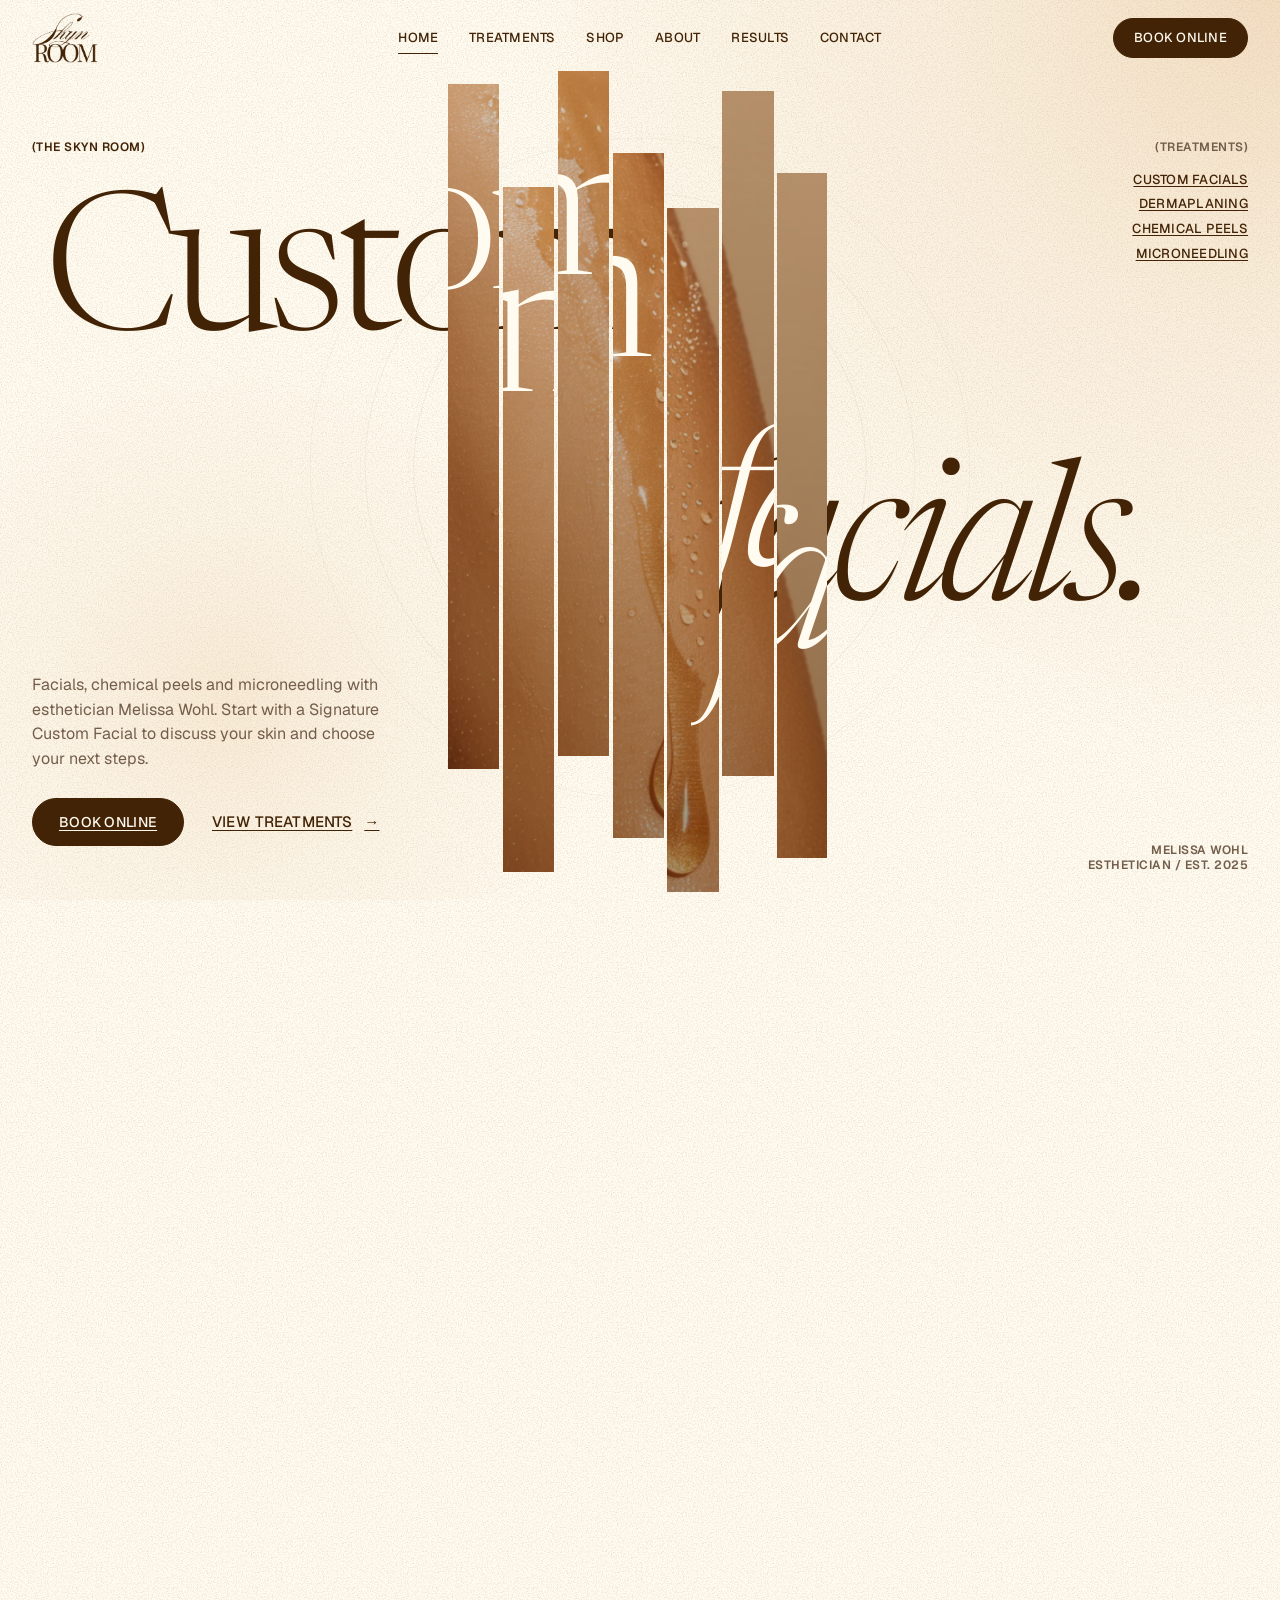
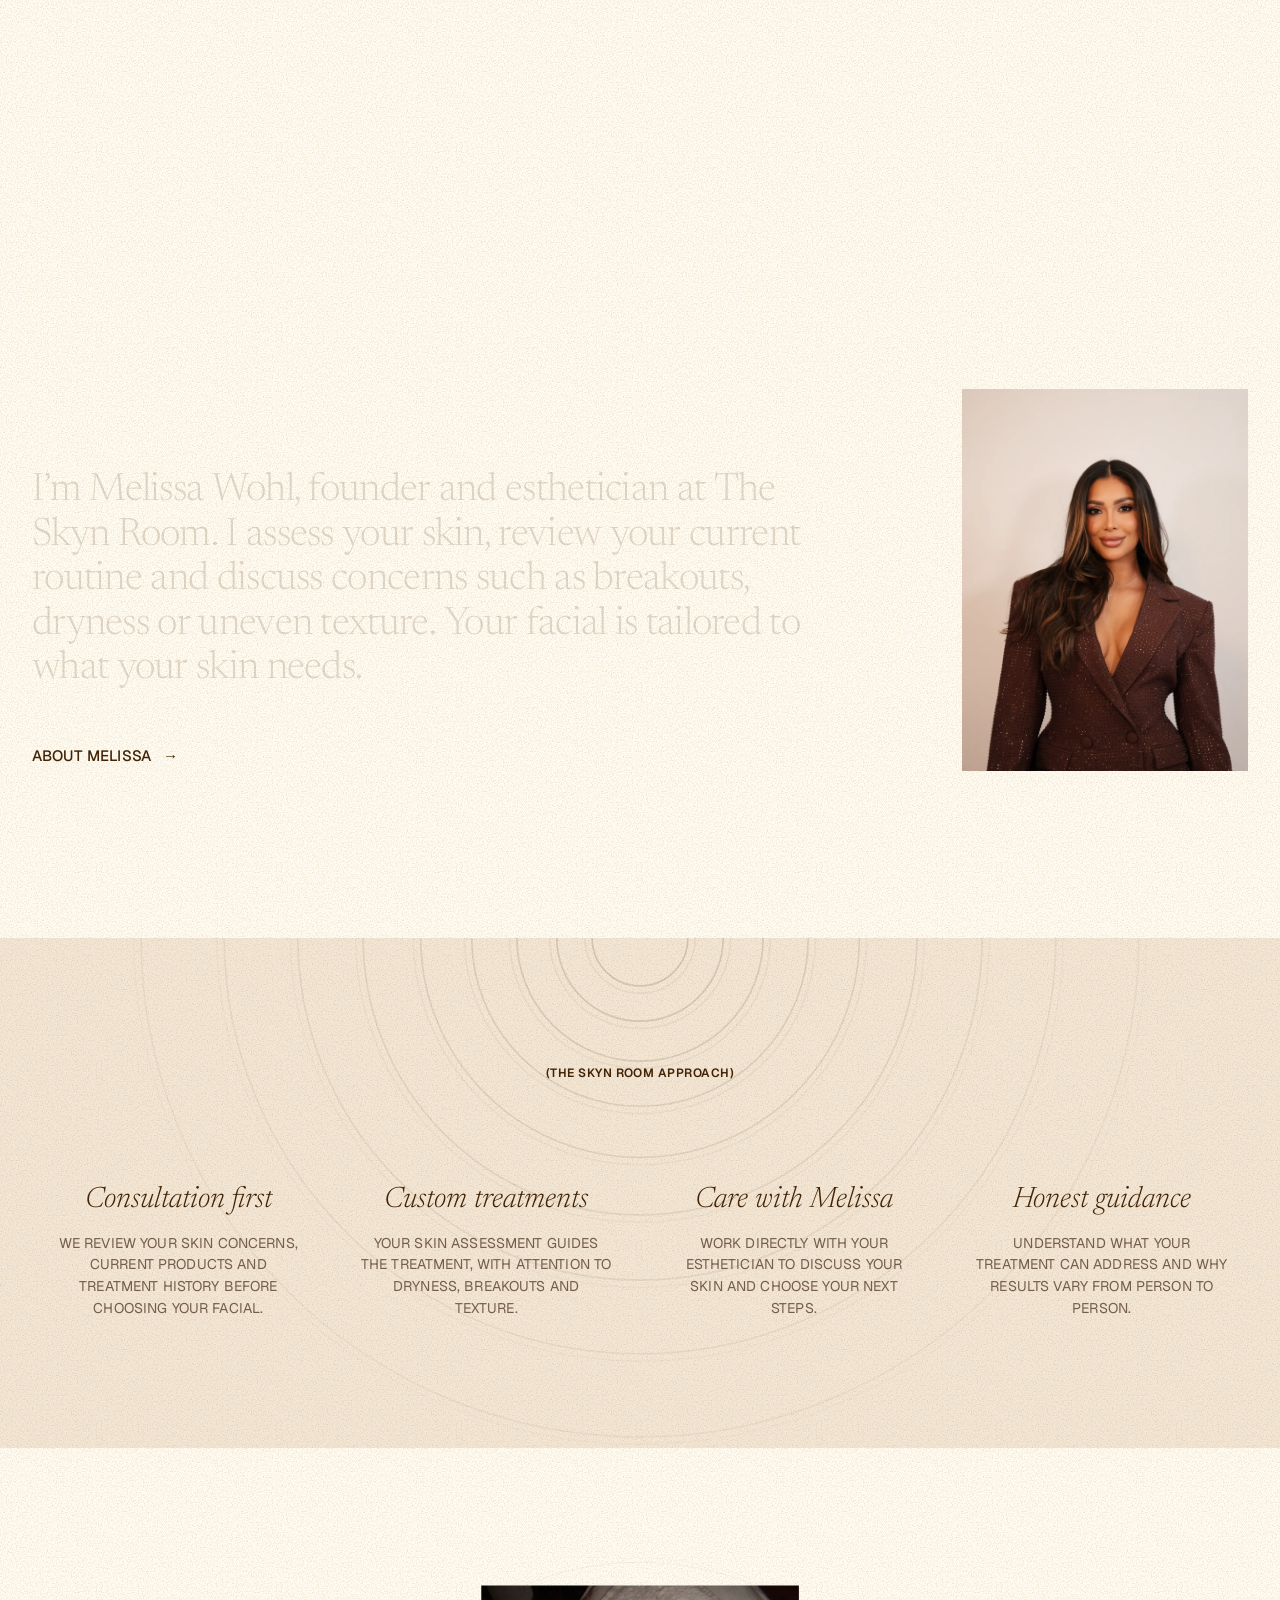
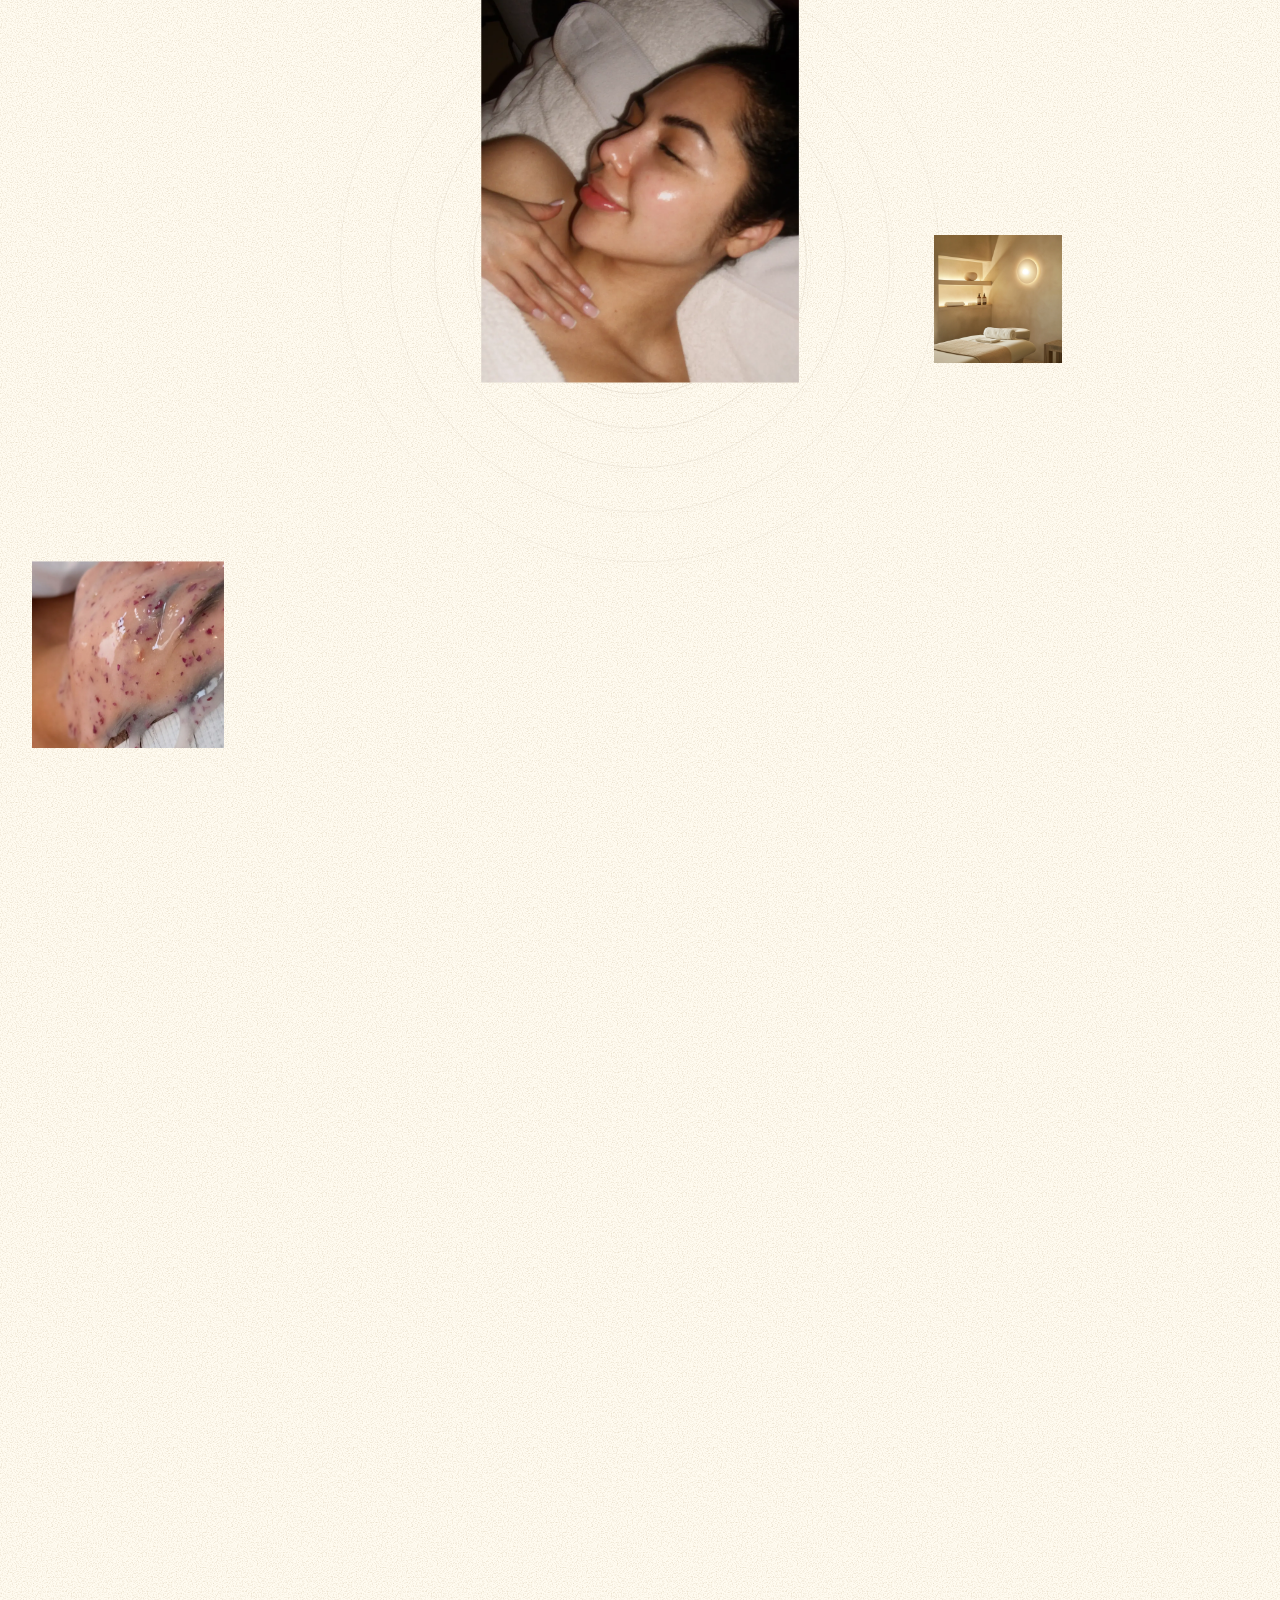
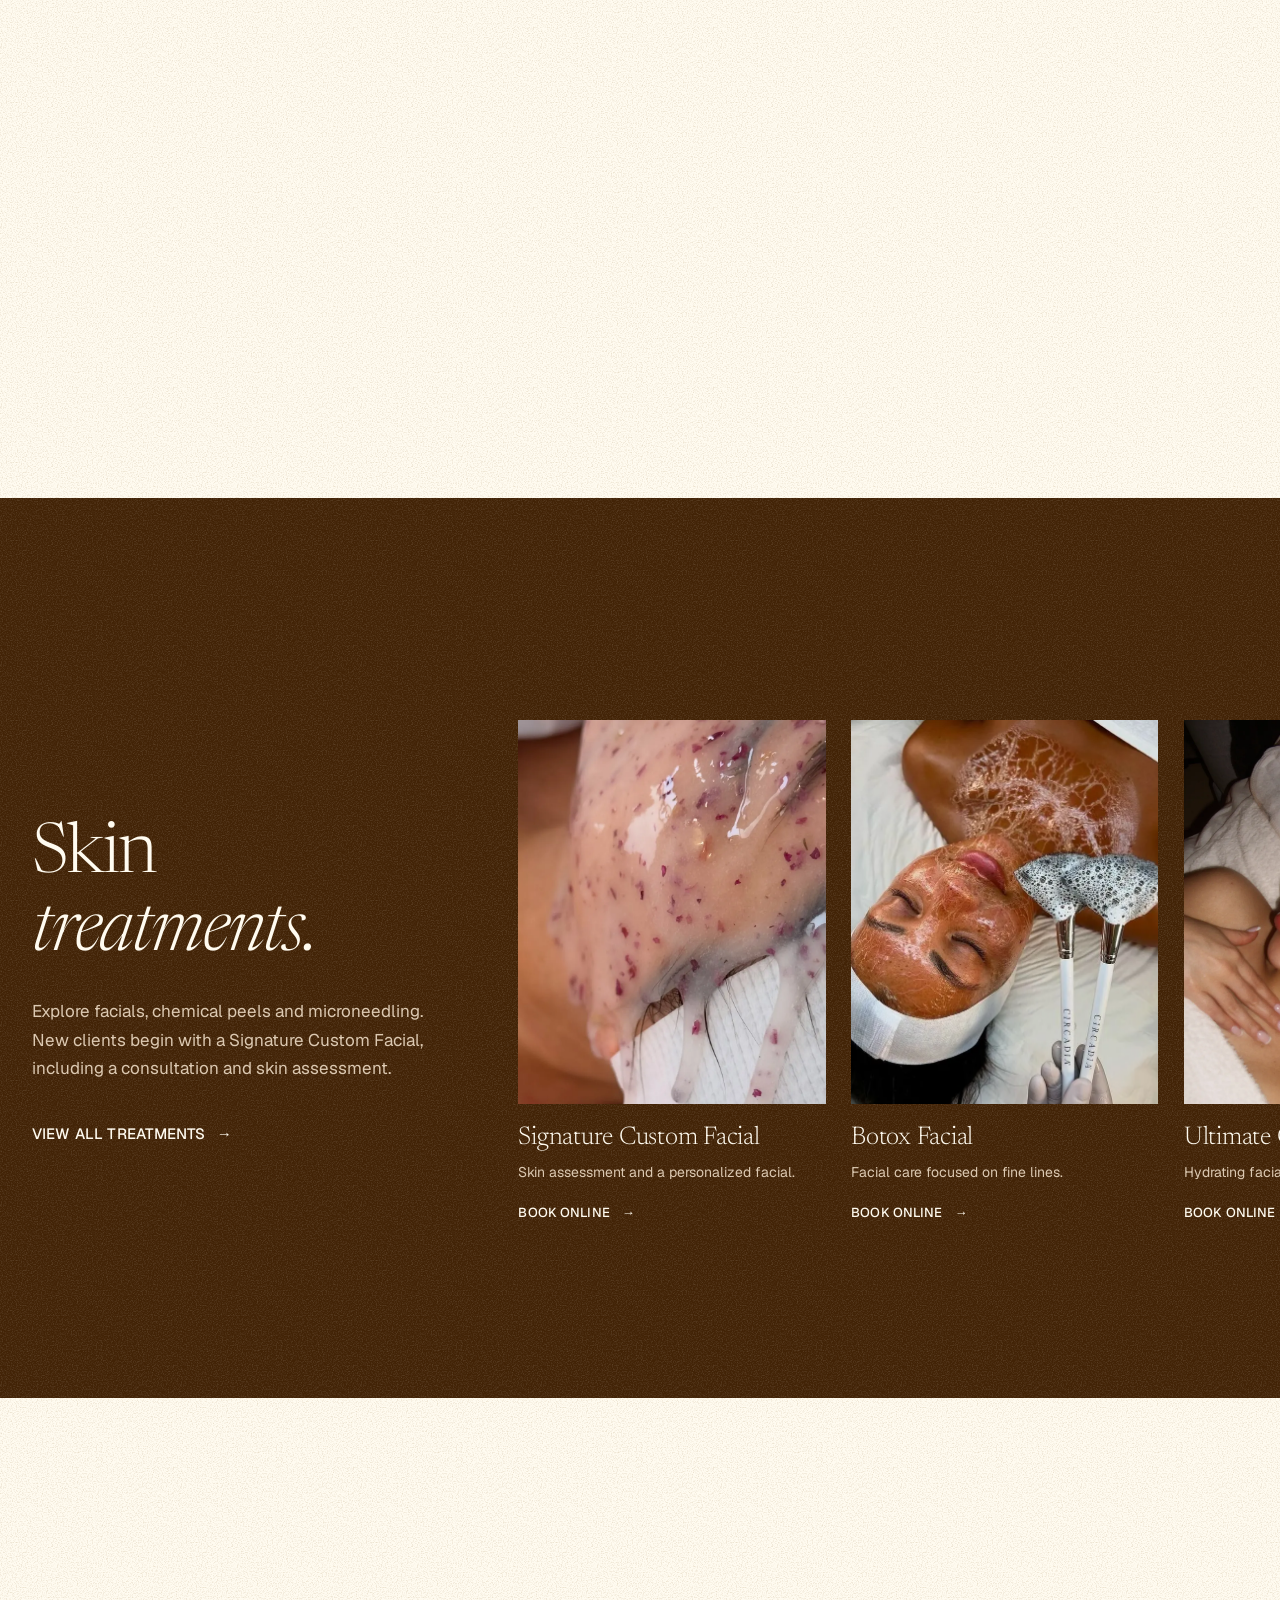
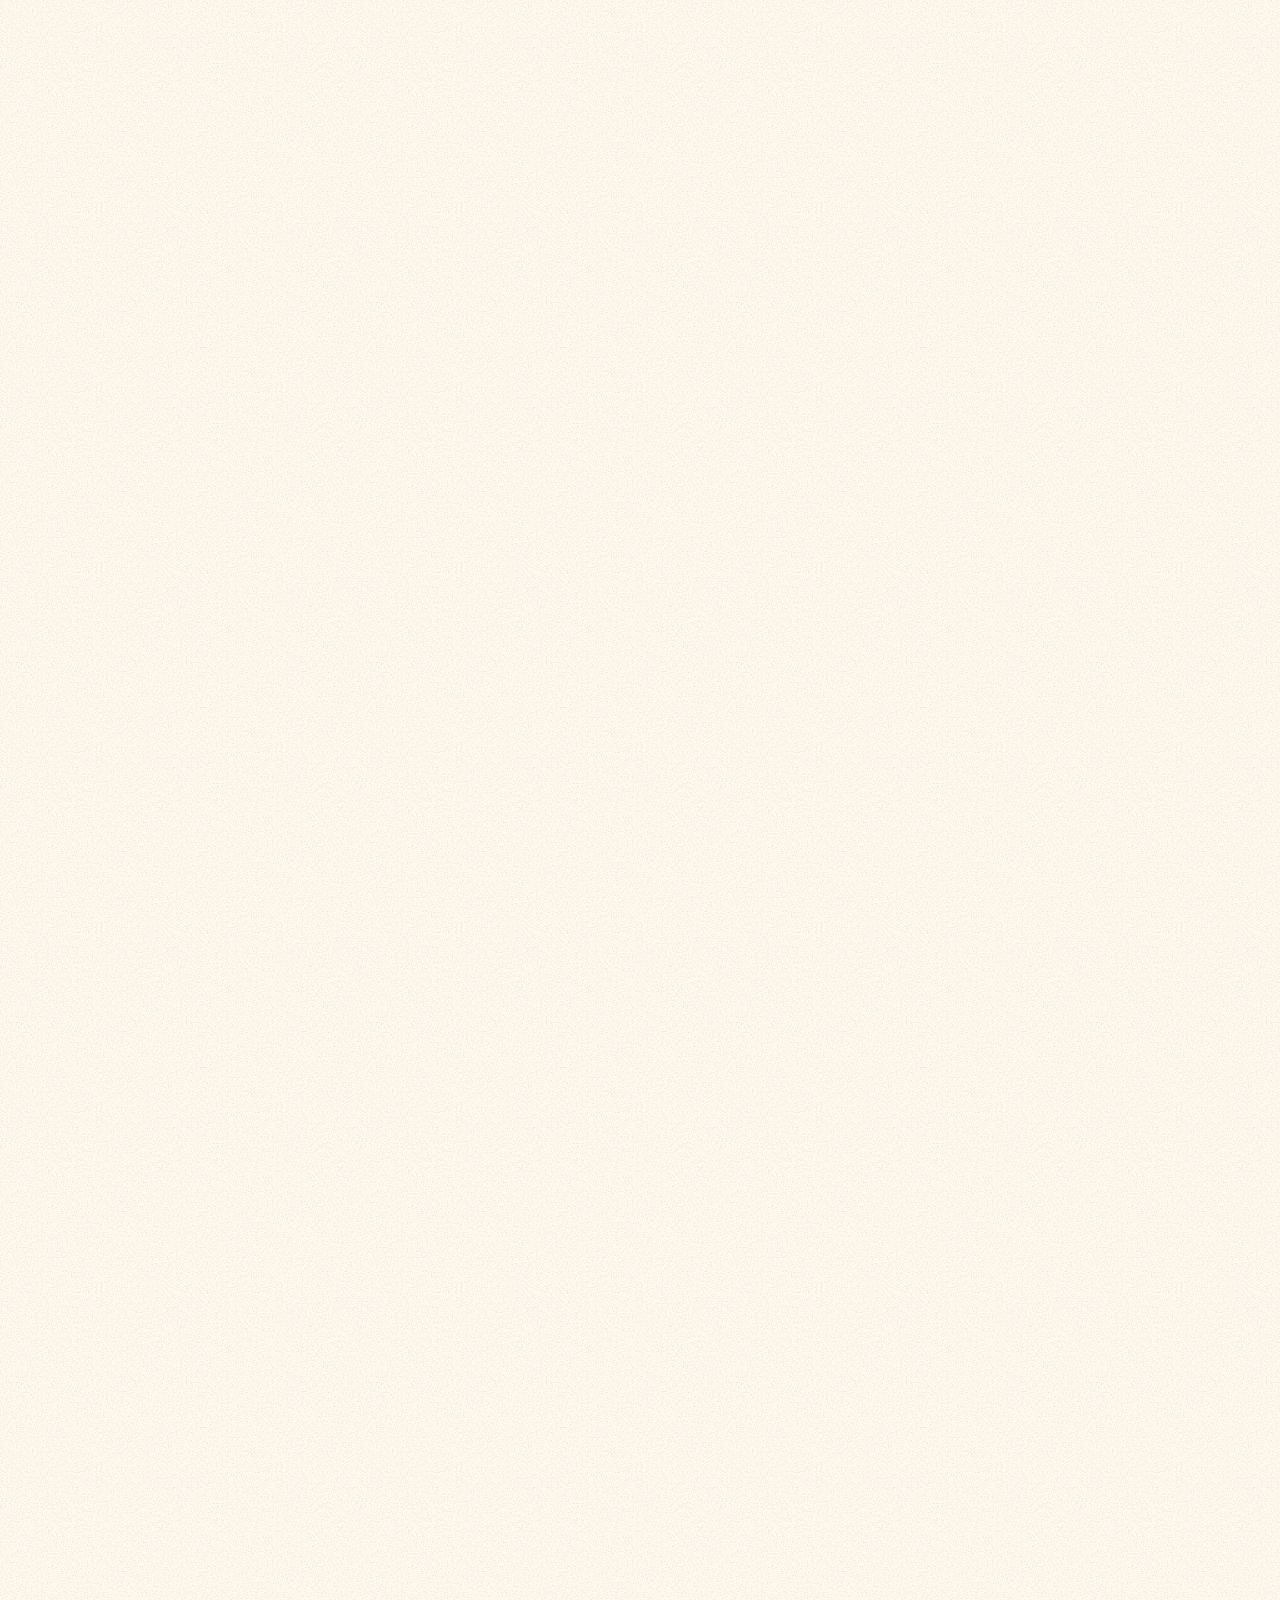
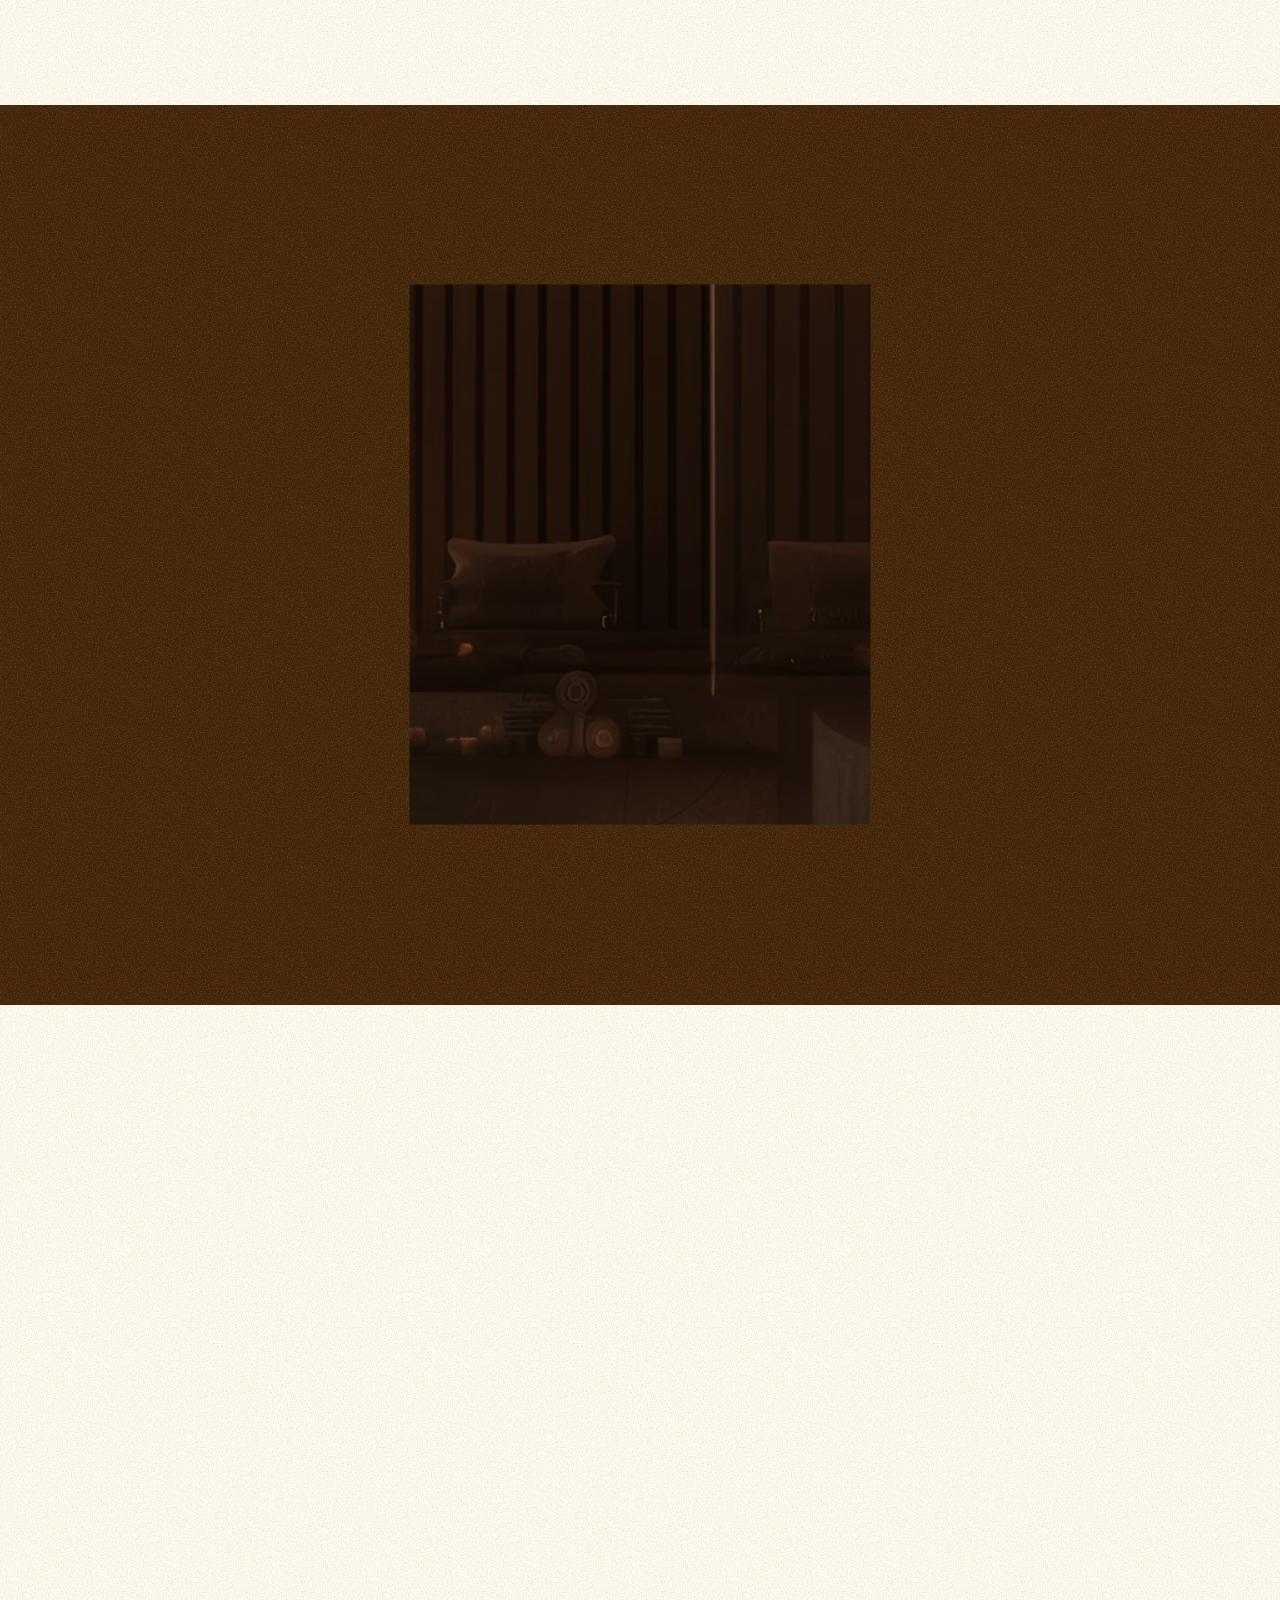
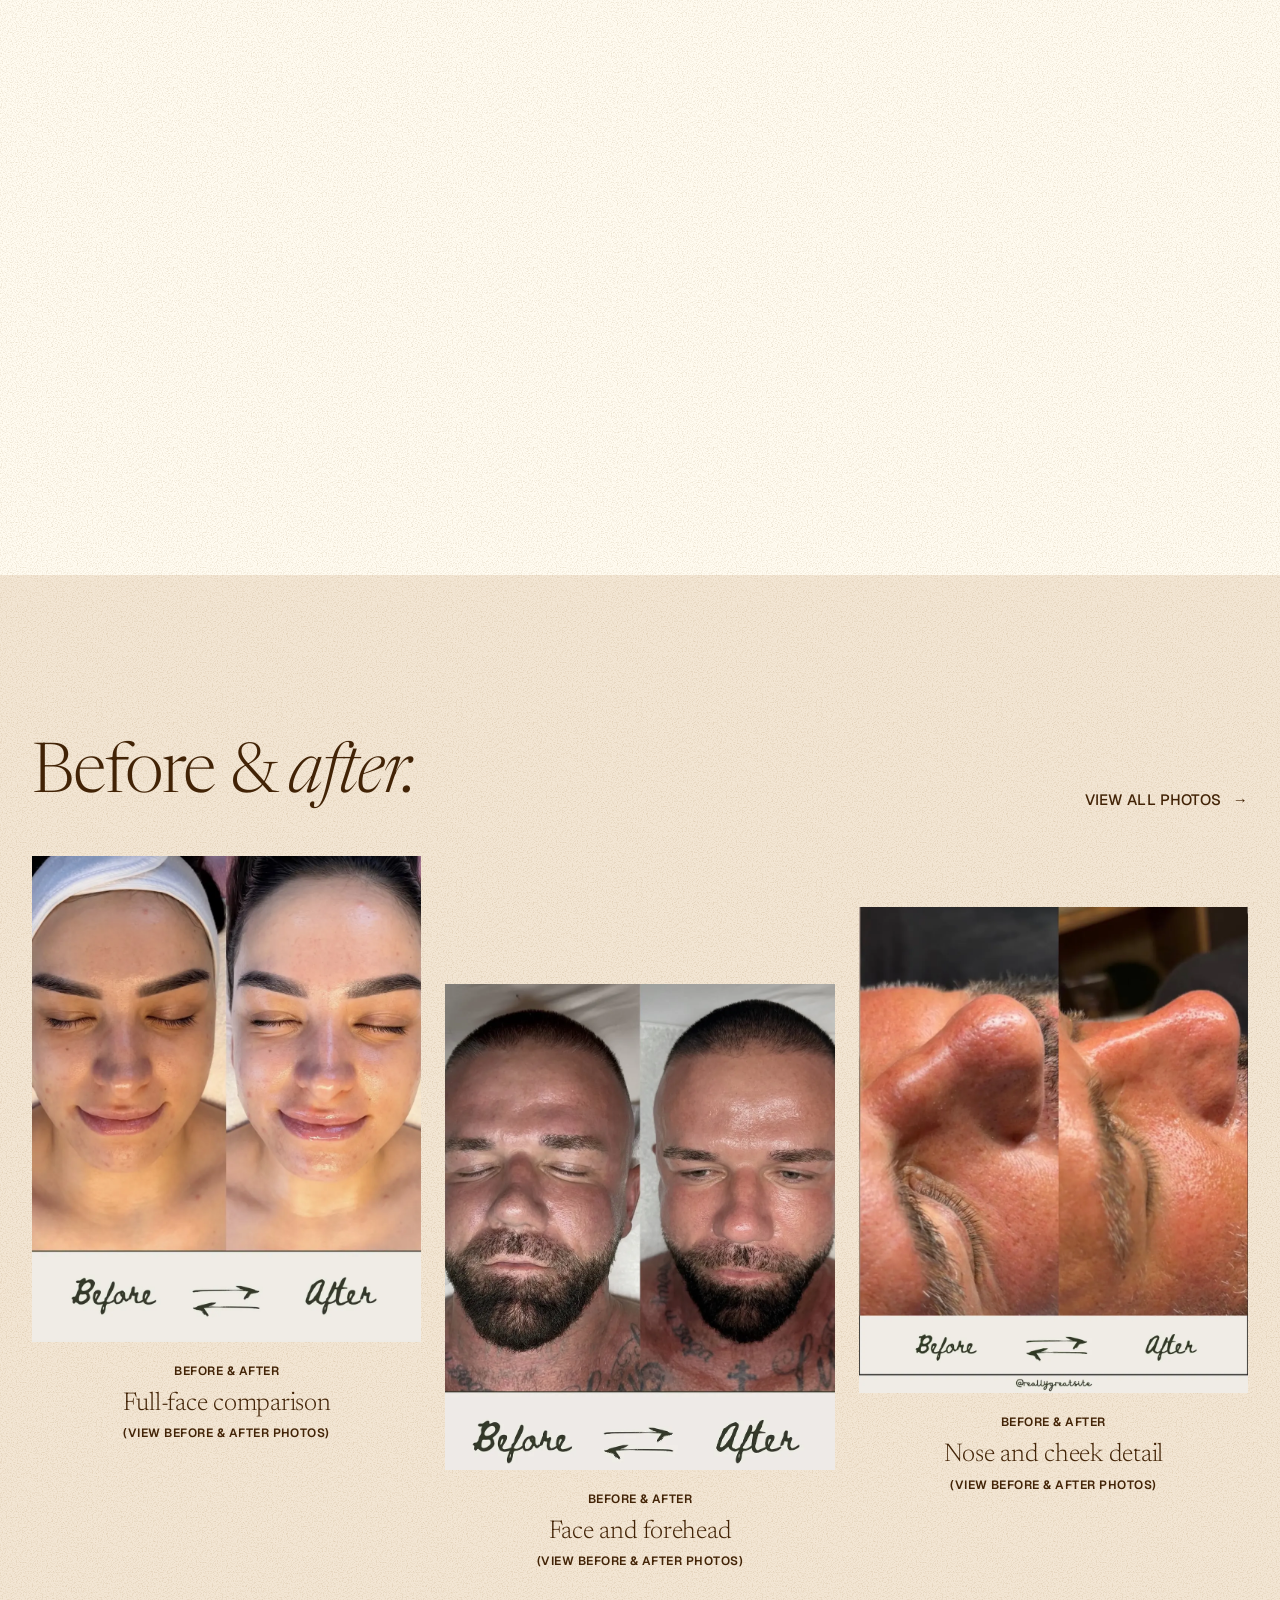
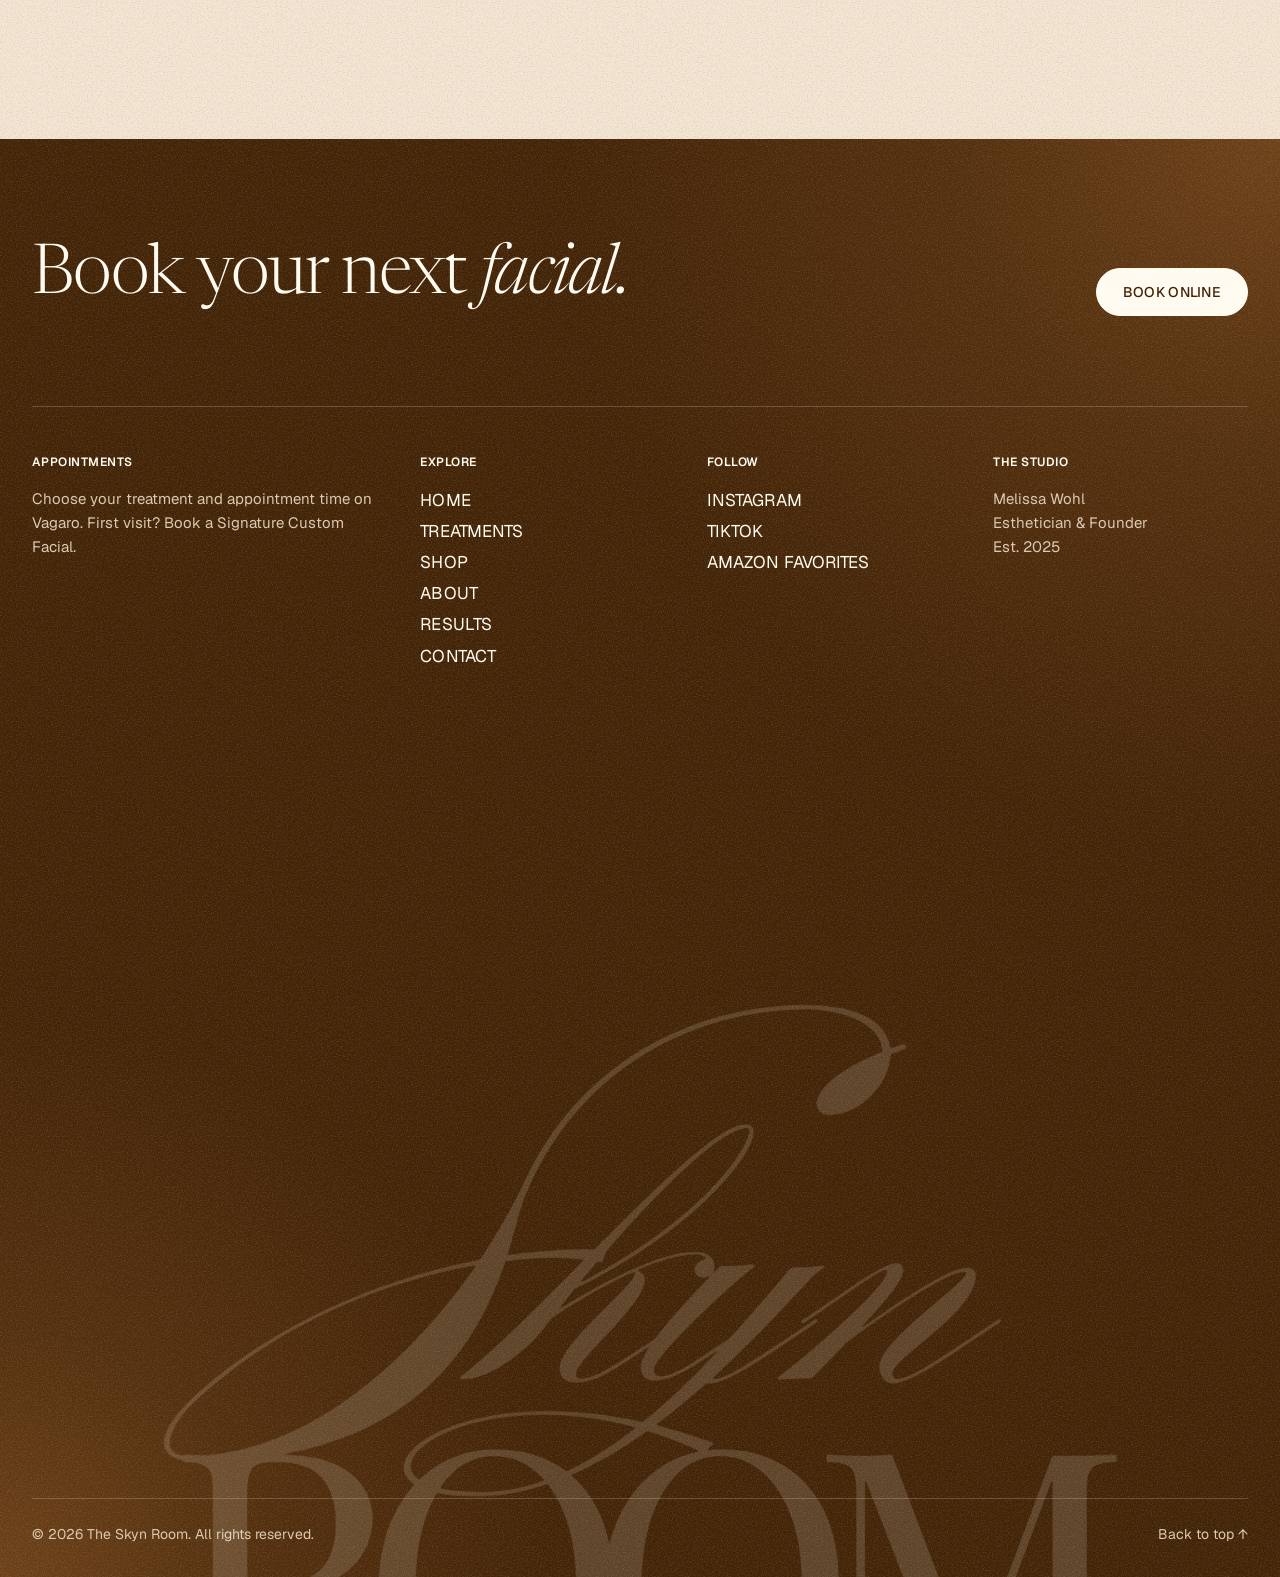
<file: index.html>
<!doctype html>
<html lang="en" class="js">
<head>
  <meta charset="utf-8">
  <meta name="viewport" content="width=device-width, initial-scale=1">
  <title>Custom Facials &amp; Skin Treatments | The Skyn Room</title>
  <meta name="description" content="Explore custom facials, dermaplaning, chemical peels and microneedling at The Skyn Room with esthetician Melissa Wohl. Book your first facial online.">
  <meta name="theme-color" content="#FFFBF0" media="(prefers-color-scheme: light)">
  <meta name="theme-color" content="#1B1006" media="(prefers-color-scheme: dark)">
  <link rel="canonical" href="https://www.theskynroom.com/">
  <link rel="icon" href="assets/img/favicon.png" type="image/png">
  <link rel="apple-touch-icon" href="assets/img/apple-touch-icon.png">
  <meta property="og:type" content="website">
  <meta property="og:title" content="Custom Facials &amp; Skin Treatments | The Skyn Room">
  <meta property="og:description" content="Explore custom facials, dermaplaning, chemical peels and microneedling with Melissa Wohl. First visit? Start with a Signature Custom Facial.">
  <meta property="og:image" content="https://www.theskynroom.com/assets/img/og.jpg">
  <meta property="og:url" content="https://www.theskynroom.com/">
  <meta name="twitter:card" content="summary_large_image">
  <link rel="preload" href="assets/fonts/newsreader-latin.woff2" as="font" type="font/woff2" crossorigin>
  <link rel="preload" href="assets/img/droplet-skin.webp" as="image" fetchpriority="high">
  <link rel="stylesheet" href="assets/vendor/lenis.css">
  <link rel="stylesheet" href="assets/css/style.css">
  <script>setTimeout(function(){if(!window.__skynReady){var h=document.documentElement;h.classList.remove("js");h.classList.add("no-js");}},2500);</script>
  <script type="application/ld+json">
  {
    "@context": "https://schema.org",
    "@type": "BeautySalon",
    "name": "The Skyn Room",
    "url": "https://www.theskynroom.com/",
    "logo": "https://www.theskynroom.com/assets/img/logo-brown.png",
    "image": "https://www.theskynroom.com/assets/img/og.jpg",
    "description": "Custom facials, dermaplaning, chemical peels and microneedling with esthetician Melissa Wohl. First-time clients begin with a Signature Custom Facial.",
    "foundingDate": "2025",
    "founder": { "@type": "Person", "name": "Melissa Wohl", "jobTitle": "Esthetician" },
    "sameAs": [
      "https://www.instagram.com/skynbymelissa",
      "https://www.tiktok.com/@theskynroom"
    ],
    "potentialAction": {
      "@type": "ReserveAction",
      "target": "https://www.vagaro.com/theskynroom1/services"
    }
  }
  </script>
</head>
<body id="top" data-page="home">
  <a class="skip-link" href="#main">Skip to content</a>
  <div class="curtain" aria-hidden="true"><img class="logo-img" src="assets/img/logo-cream.webp" alt="" width="1600" height="1215"></div>

  <header class="site-header">
    <div class="wrap site-header__inner">
      <a class="logo" href="index.html" aria-label="The Skyn Room, home"><picture><source srcset="assets/img/logo-cream.webp" media="(prefers-color-scheme: dark)"><img class="logo-img" src="assets/img/logo-brown.webp" alt="" width="1600" height="1215"></picture></a>
      <nav class="nav" aria-label="Main">
        <a href="index.html" aria-current="page">Home</a>
        <a href="treatments.html">Treatments</a>
        <a href="shop.html">Shop</a>
        <a href="about.html">About</a>
        <a href="results.html">Results</a>
        <a href="contact.html">Contact</a>
      </nav>
      <div class="header-cta">
        <a class="btn btn--sm" data-book href="https://www.vagaro.com/theskynroom1/services" target="_blank" rel="noopener">Book Online</a>
        <button class="menu-toggle" type="button" aria-expanded="false" aria-controls="mobile-menu">Menu</button>
      </div>
    </div>
  </header>

  <div class="mobile-menu" id="mobile-menu" aria-hidden="true">
    <div class="mobile-menu__top">
      <img class="logo-img" src="assets/img/logo-cream.webp" alt="" width="1600" height="1215">
      <button class="menu-close" type="button">Close</button>
    </div>
    <nav aria-label="Mobile">
      <a href="index.html" aria-current="page">Home</a>
      <a href="treatments.html">Treatments</a>
      <a href="shop.html">Shop</a>
      <a href="about.html">About</a>
      <a href="results.html">Results</a>
      <a href="contact.html">Contact</a>
    </nav>
    <div class="mobile-menu__foot">
      <a class="btn btn--light" data-book href="https://www.vagaro.com/theskynroom1/services" target="_blank" rel="noopener">Book Online</a>
      <div class="social">
        <a class="small" href="https://www.instagram.com/skynbymelissa" target="_blank" rel="noopener">Instagram</a>
        <a class="small" href="https://www.tiktok.com/@theskynroom" target="_blank" rel="noopener">TikTok</a>
      </div>
    </div>
  </div>

  <main id="main">

    <!-- HERO: the photo is cut into strips that sit out of register;
         while the hero is pinned, scrolling brings them back into line.
         JS clones the single strip below into 5 (phone) or 7 (desktop). -->
    <section class="hero has-ripple" aria-label="Introduction" data-edit-section="Top of the page" data-edit="home.hero.photo" data-edit-bg="assets/img/droplet-skin.webp" data-label="Photo behind the headline">
      <div class="hero__stage">
        <h1 class="hero__title">
          <span class="hero__line hero__line--a"><span>Custom</span></span>
          <span class="hero__line hero__line--b"><em>facials.</em></span>
        </h1>

        <div class="hero__panel" aria-hidden="true">
          <div class="hero__slice" style="--i: 0">
            <div class="hero__shift">
              <div class="hero__img"></div>
              <div class="hero__copy">
                <span class="hero__line hero__line--a"><span>Custom</span></span>
                <span class="hero__line hero__line--b"><em>facials.</em></span>
              </div>
            </div>
          </div>
        </div>

        <div class="hero__ui">
          <p class="label hero__kicker" data-reveal data-delay="0.2" data-edit="home.hero.kicker">(The Skyn Room)</p>
          <nav class="hero__index" aria-label="Treatment types" data-reveal data-delay="0.3">
            <p class="label">(Treatments)</p>
            <a href="treatments.html#signature-custom-facial">Custom facials</a>
            <a href="treatments.html#dermaplane-facial">Dermaplaning</a>
            <a href="treatments.html#rds-chemical-peel">Chemical peels</a>
            <a href="treatments.html#growth-factor-microneedling">Microneedling</a>
          </nav>
          <p class="label hero__fig" data-edit="home.hero.fig" data-label="Photo caption">(Fig. 01) Skin, up close</p>
          <div class="hero__foot">
            <p class="hero__sub" data-reveal data-delay="0.3" data-edit="home.hero.text" data-label="Text under the headline">Facials, chemical peels and microneedling with esthetician Melissa Wohl. Start with a Signature Custom Facial to discuss your skin and choose your next steps.</p>
            <div class="hero__ctas" data-reveal data-delay="0.4">
              <a class="btn" data-book href="https://www.vagaro.com/theskynroom1/services" target="_blank" rel="noopener">Book Online</a>
              <a class="link-arrow" href="treatments.html">View Treatments <span class="arr">→</span></a>
            </div>
          </div>
          <p class="label hero__sign" data-reveal data-delay="0.45"><span class="hero__sign-name" data-edit="home.hero.sign-name" data-label="Signature name">Melissa Wohl</span> <span data-edit="home.hero.sign-line" data-label="Signature line">Esthetician / Est. 2025</span></p>
        </div>
      </div>
    </section>

    <!-- INTRO -->
    <section class="section intro" aria-label="About Melissa" data-edit-section="About Melissa">
      <div class="wrap intro__grid">
        <div class="intro__text">
          <p class="lead" data-scrub data-edit="home.intro.text">I’m Melissa Wohl, founder and esthetician at The Skyn Room. I assess your skin, review your current routine and discuss concerns such as breakouts, dryness or uneven texture. Your facial is tailored to what your skin needs.</p>
          <a class="link-arrow" href="about.html" data-reveal>About Melissa <span class="arr">→</span></a>
        </div>
        <figure class="intro__media media" data-img-reveal>
          <img src="assets/img/melissa.webp" alt="Melissa Wohl, esthetician and founder of The Skyn Room" width="1200" height="1800" loading="lazy" data-edit="home.intro.photo">
        </figure>
      </div>
    </section>

    <!-- APPROACH PILLARS -->
    <section class="section pillars tone-sand has-ripple" aria-label="The Skyn Room approach" data-edit-section="The Skyn Room approach">
      <div class="wrap">
        <p class="label pillars__label" data-reveal data-edit="home.pillars.label">(The Skyn Room approach)</p>
        <div class="pillars__grid">
          <div class="pillar" data-reveal>
            <h3 data-edit="home.pillars.1-title" data-label="Point 1: title">Consultation first</h3>
            <p data-edit="home.pillars.1-text" data-label="Point 1: text">We review your skin concerns, current products and treatment history before choosing your facial.</p>
          </div>
          <div class="pillar" data-reveal data-delay="0.08">
            <h3 data-edit="home.pillars.2-title" data-label="Point 2: title">Custom treatments</h3>
            <p data-edit="home.pillars.2-text" data-label="Point 2: text">Your skin assessment guides the treatment, with attention to dryness, breakouts and texture.</p>
          </div>
          <div class="pillar" data-reveal data-delay="0.16">
            <h3 data-edit="home.pillars.3-title" data-label="Point 3: title">Care with Melissa</h3>
            <p data-edit="home.pillars.3-text" data-label="Point 3: text">Work directly with your esthetician to discuss your skin and choose your next steps.</p>
          </div>
          <div class="pillar" data-reveal data-delay="0.24">
            <h3 data-edit="home.pillars.4-title" data-label="Point 4: title">Honest guidance</h3>
            <p data-edit="home.pillars.4-text" data-label="Point 4: text">Understand what your treatment can address and why results vary from person to person.</p>
          </div>
        </div>
      </div>
    </section>

    <!-- COLLAGE: centre image holds while frames drift past -->
    <section class="collage has-ripple" aria-label="Treatments overview" data-edit-section="Photo collage">
      <div class="collage__float collage__float--a" data-speed="1.15">
        <div class="media"><img src="assets/img/treat-signature.webp" alt="Hydrating jelly mask with botanicals during a facial" width="1050" height="1400" loading="lazy" data-edit="home.collage.photo-1" data-label="Small photo 1"></div>
      </div>
      <div class="collage__float collage__float--b" data-speed="0.8">
        <div class="media"><img src="assets/img/treat-dermaplane.webp" alt="Dermaplaning with a precision blade on the cheek" width="1200" height="1200" loading="lazy" data-edit="home.collage.photo-2" data-label="Small photo 2"></div>
      </div>
      <div class="collage__float collage__float--c" data-speed="1.45">
        <div class="media"><img src="assets/img/treat-pdrn.webp" alt="Vial of PDRN serum held up in the treatment room" width="895" height="1500" loading="lazy" data-edit="home.collage.photo-3" data-label="Small photo 3"></div>
      </div>
      <div class="collage__float collage__float--d" data-speed="0.6">
        <div class="media"><img src="assets/img/spa-room.webp" alt="Calm treatment room with a facial bed and warm light" width="1600" height="1600" loading="lazy" data-edit="home.collage.photo-4" data-label="Small photo 4"></div>
      </div>
      <div class="collage__center">
        <div class="media"><img src="assets/img/treat-glass.webp" alt="Client relaxing with radiant, hydrated skin after a facial" width="1493" height="1600" loading="lazy" data-edit="home.collage.photo-main" data-label="Large photo in the middle"></div>
        <div class="collage__caption">
          <p class="caps" data-edit="home.collage.text">Compare custom facials, dermaplaning, chemical peels and microneedling before booking your appointment.</p>
          <a class="link-arrow" href="treatments.html">View Treatments <span class="arr">→</span></a>
        </div>
      </div>
      <p class="label collage__welcome" data-edit="home.collage.label">(Welcome to The Skyn Room)</p>
    </section>

    <!-- MENU: horizontal scroll while pinned -->
    <section class="hmenu section-hmenu tone-invert" aria-label="Facials and skin treatments" data-edit-section="Treatment slider">
      <div class="hmenu__track">
        <div class="hmenu__intro">
          <h2 class="h-section" data-split data-edit="home.treatments.heading">Skin <em>treatments.</em></h2>
          <p class="body" data-edit="home.treatments.text">Explore facials, chemical peels and microneedling. New clients begin with a Signature Custom Facial, including a consultation and skin assessment.</p>
          <a class="link-arrow" href="treatments.html">View All Treatments <span class="arr">→</span></a>
        </div>
        <div class="hmenu__cards" data-live="cards">
          <article class="tcard">
            <a class="media" href="treatments.html#signature-custom-facial" aria-label="Signature Custom Facial details"><img src="assets/img/treat-signature.webp" alt="" loading="lazy"></a>
            <h3 class="h-card">Signature Custom Facial</h3>
            <p>Skin assessment and a personalized facial.</p>
            <a class="link-arrow" data-book href="https://www.vagaro.com/theskynroom1/services" target="_blank" rel="noopener">Book Online <span class="arr">→</span></a>
          </article>
          <article class="tcard">
            <a class="media" href="treatments.html#botox-facial" aria-label="Botox Facial details"><img src="assets/img/treat-botox.webp" alt="" loading="lazy"></a>
            <h3 class="h-card">Botox Facial</h3>
            <p>Facial care focused on fine lines.</p>
            <a class="link-arrow" data-book href="https://www.vagaro.com/theskynroom1/services" target="_blank" rel="noopener">Book Online <span class="arr">→</span></a>
          </article>
          <article class="tcard">
            <a class="media" href="treatments.html#ultimate-glass-skin-facial" aria-label="Ultimate Glass Skin Facial details"><img src="assets/img/treat-glass.webp" alt="" loading="lazy"></a>
            <h3 class="h-card">Ultimate Glass Skin Facial</h3>
            <p>Hydrating facial for dry, dull skin.</p>
            <a class="link-arrow" data-book href="https://www.vagaro.com/theskynroom1/services" target="_blank" rel="noopener">Book Online <span class="arr">→</span></a>
          </article>
          <article class="tcard">
            <a class="media" href="treatments.html#dermaplane-facial" aria-label="Dermaplane Facial details"><img src="assets/img/treat-dermaplane.webp" alt="" loading="lazy"></a>
            <h3 class="h-card">Dermaplane Facial</h3>
            <p>Exfoliation for rough texture and peach fuzz.</p>
            <a class="link-arrow" data-book href="https://www.vagaro.com/theskynroom1/services" target="_blank" rel="noopener">Book Online <span class="arr">→</span></a>
          </article>
          <article class="tcard">
            <a class="media" href="treatments.html#acne-relief-facial" aria-label="Acne Relief Facial details"><img src="assets/img/treat-acne.webp" alt="" loading="lazy"></a>
            <h3 class="h-card">Acne Relief Facial</h3>
            <p>Facial care for breakouts and congestion.</p>
            <a class="link-arrow" data-book href="https://www.vagaro.com/theskynroom1/services" target="_blank" rel="noopener">Book Online <span class="arr">→</span></a>
          </article>
          <article class="tcard">
            <a class="media" href="treatments.html#rds-chemical-peel" aria-label="RDS Chemical Peel details"><img src="assets/img/treat-rds-peel.webp" alt="" loading="lazy"></a>
            <h3 class="h-card">RDS Chemical Peel</h3>
            <p>Chemical exfoliation for uneven tone and texture.</p>
            <a class="link-arrow" data-book href="https://www.vagaro.com/theskynroom1/services" target="_blank" rel="noopener">Book Online <span class="arr">→</span></a>
          </article>
          <article class="tcard">
            <a class="media" href="treatments.html#growth-factor-microneedling" aria-label="Growth Factor Microneedling details"><img src="assets/img/treat-growth-factor.webp" alt="" loading="lazy"></a>
            <h3 class="h-card">Growth Factor Microneedling</h3>
            <p>Explore microneedling with growth factors.</p>
            <a class="link-arrow" data-book href="https://www.vagaro.com/theskynroom1/services" target="_blank" rel="noopener">Book Online <span class="arr">→</span></a>
          </article>
          <article class="tcard">
            <a class="media" href="treatments.html#pdrn-microneedling" aria-label="PDRN Microneedling details"><img src="assets/img/treat-pdrn.webp" alt="" loading="lazy"></a>
            <h3 class="h-card">PDRN Microneedling</h3>
            <p>Ask Melissa about PDRN microneedling.</p>
            <a class="link-arrow" data-book href="https://www.vagaro.com/theskynroom1/services" target="_blank" rel="noopener">Book Online <span class="arr">→</span></a>
          </article>
        </div>
      </div>
      <div class="hmenu__progress" aria-hidden="true"><span></span></div>
    </section>

    <!-- QUOTE: frame opens to full screen while pinned -->
    <section class="qexpand tone-invert" aria-label="Philosophy" data-edit-section="Quote">
      <div class="qexpand__media">
        <img src="assets/img/spa-interior.webp" alt="" width="2000" height="1125" loading="lazy" data-edit="home.quote.photo">
        <figure class="qexpand__quote">
          <blockquote data-edit="home.quote.text">“In the treatment room, I treat your skin as if it were my own.”</blockquote>
          <figcaption class="label" data-edit="home.quote.caption">Melissa Wohl, Founder &amp; Esthetician</figcaption>
        </figure>
      </div>
    </section>

    <!-- RESULTS: content.js shows the photos marked for the home page in the studio -->
    <section class="section results tone-sand" aria-label="Results" data-edit-section="Before &amp; after">
      <div class="wrap">
        <div class="results-head">
          <h2 class="h-section" data-split data-edit="home.results.heading">Before &amp; <em>after.</em></h2>
          <a class="link-arrow" href="results.html">View All Photos <span class="arr">→</span></a>
        </div>
        <div class="results-grid" data-live="results-home">
          <a class="rcard" href="results.html">
            <div class="media" data-img-reveal><img src="assets/img/ba-3.webp" alt="Side-by-side before-and-after photos of a client’s face" width="1122" height="1300" loading="lazy"></div>
            <span class="label">Before &amp; After</span>
            <h3 class="h-card">Full-face comparison</h3>
            <span class="label more">(View before &amp; after photos)</span>
          </a>
          <a class="rcard" href="results.html">
            <div class="media" data-img-reveal><img src="assets/img/ba-6.webp" alt="Before-and-after photos of a bearded client’s forehead, nose and cheeks" width="1173" height="1300" loading="lazy"></div>
            <span class="label">Before &amp; After</span>
            <h3 class="h-card">Face and forehead</h3>
            <span class="label more">(View before &amp; after photos)</span>
          </a>
          <a class="rcard" href="results.html">
            <div class="media" data-img-reveal><img src="assets/img/ba-1.webp" alt="Before-and-after close-up photos of a client’s nose and cheek" width="1040" height="1300" loading="lazy"></div>
            <span class="label">Before &amp; After</span>
            <h3 class="h-card">Nose and cheek detail</h3>
            <span class="label more">(View before &amp; after photos)</span>
          </a>
        </div>
      </div>
    </section>

  </main>

  <footer class="site-footer tone-cocoa" data-edit-section="Footer">
    <div class="wrap">
      <div class="footer-cta">
        <h2 class="h-section" data-split data-edit="footer.heading">Book your next <em>facial.</em></h2>
        <a class="btn" data-book href="https://www.vagaro.com/theskynroom1/services" target="_blank" rel="noopener">Book Online</a>
      </div>
      <div class="footer-cols">
        <div>
          <h4 class="label">Appointments</h4>
          <p data-edit="footer.appointments" data-label="Appointments text">Choose your treatment and appointment time on Vagaro. First visit? Book a Signature Custom Facial.</p>
        </div>
        <div>
          <h4 class="label">Explore</h4>
          <ul>
            <li><a href="index.html">Home</a></li>
            <li><a href="treatments.html">Treatments</a></li>
            <li><a href="shop.html">Shop</a></li>
            <li><a href="about.html">About</a></li>
            <li><a href="results.html">Results</a></li>
            <li><a href="contact.html">Contact</a></li>
          </ul>
        </div>
        <div>
          <h4 class="label">Follow</h4>
          <ul>
            <li><a href="https://www.instagram.com/skynbymelissa" target="_blank" rel="noopener">Instagram</a></li>
            <li><a href="https://www.tiktok.com/@theskynroom" target="_blank" rel="noopener">TikTok</a></li>
            <li><a href="https://www.amazon.com/gp/profile/amzn1.account.AG4PQDUS6YXJBGA246PTV4RUSUZA" target="_blank" rel="noopener">Amazon Favorites</a></li>
          </ul>
        </div>
        <div>
          <h4 class="label">The Studio</h4>
          <p data-edit="footer.studio" data-label="The Studio text">Melissa Wohl<br>Esthetician &amp; Founder<br>Est. 2025</p>
        </div>
      </div>
      <div class="footer-mark" aria-hidden="true"><img class="logo-img" loading="lazy" src="assets/img/logo-cream.webp" alt="" width="1600" height="1215"></div>
      <div class="footer-bottom">
        <span data-edit="footer.copyright" data-label="Copyright line">© 2026 The Skyn Room. All rights reserved.</span>
        <a href="#top">Back to top ↑</a>
      </div>
    </div>
  </footer>

  <script src="assets/vendor/gsap.min.js"></script>
  <script src="assets/vendor/ScrollTrigger.min.js"></script>
  <script src="assets/vendor/SplitText.min.js"></script>
  <script src="assets/vendor/lenis.min.js"></script>
  <script src="assets/js/content.js"></script>
  <script src="assets/js/main.js"></script>
</body>
</html>
</file>
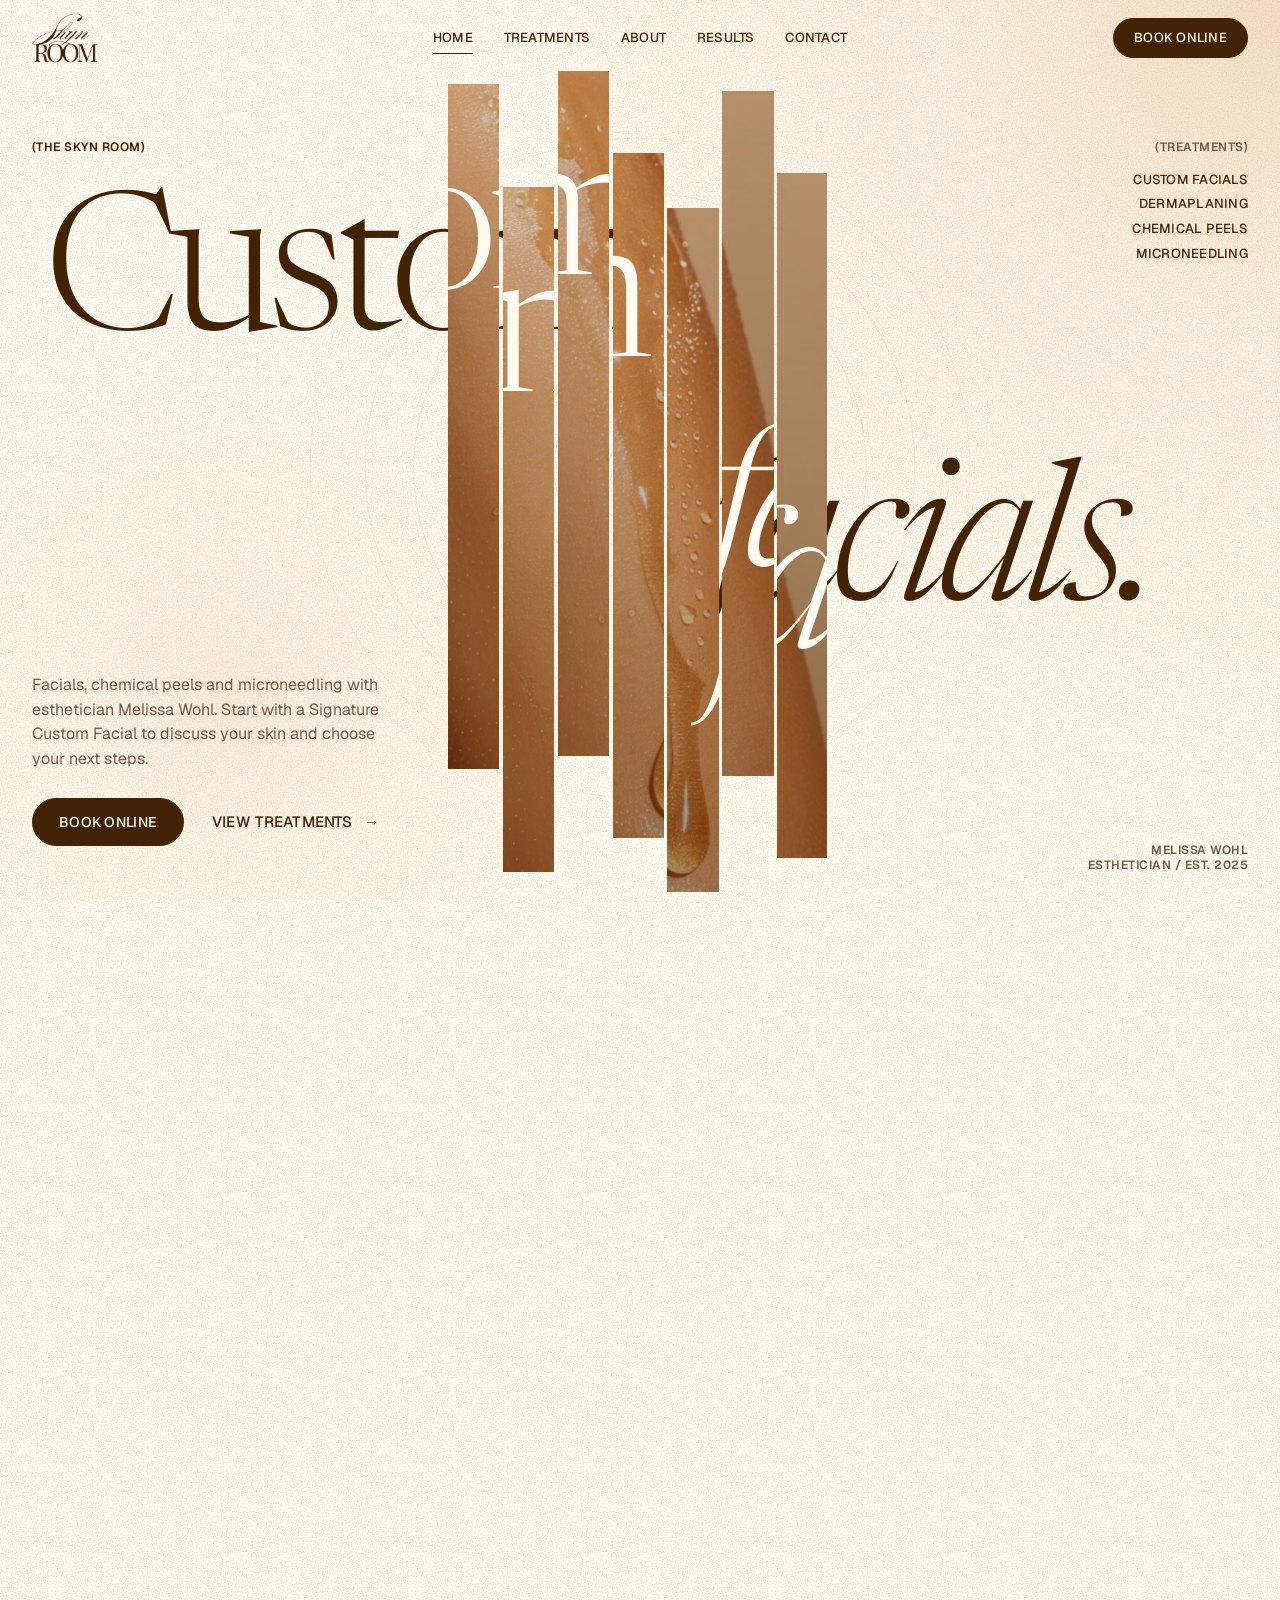
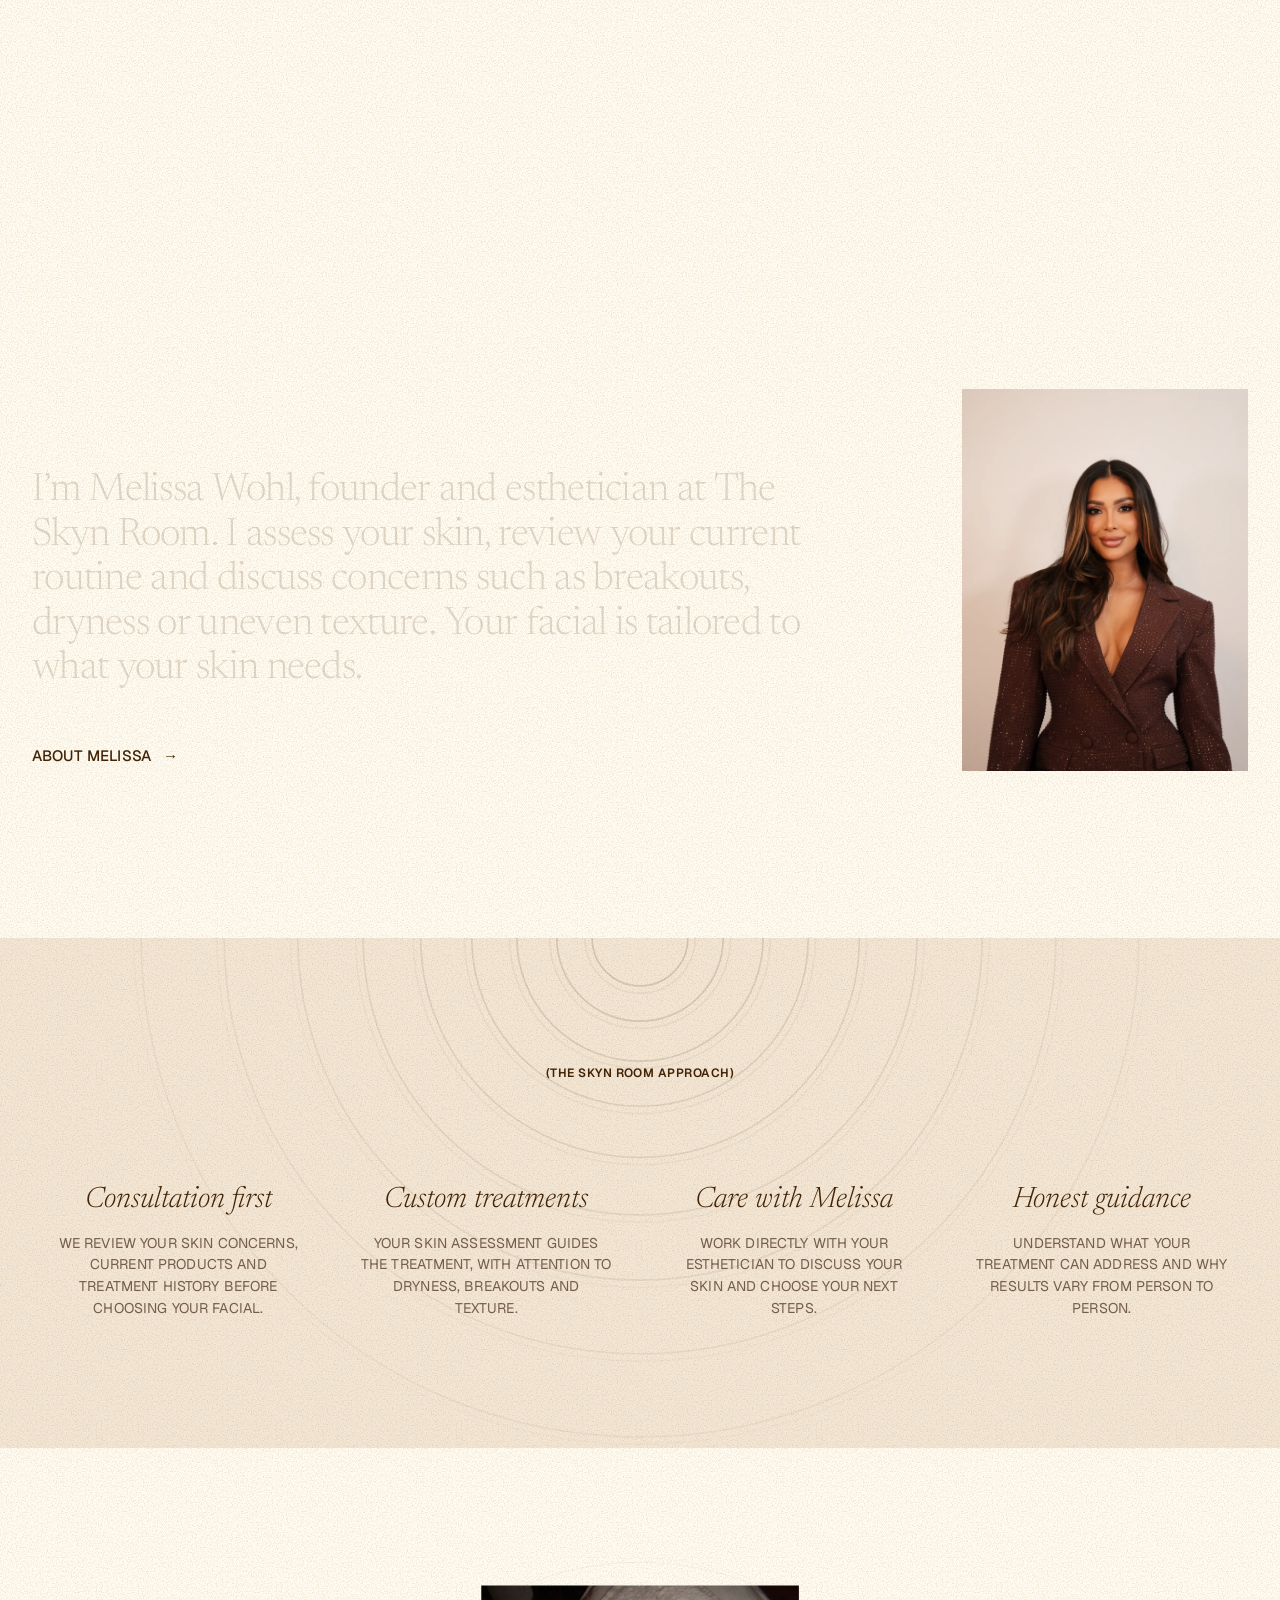
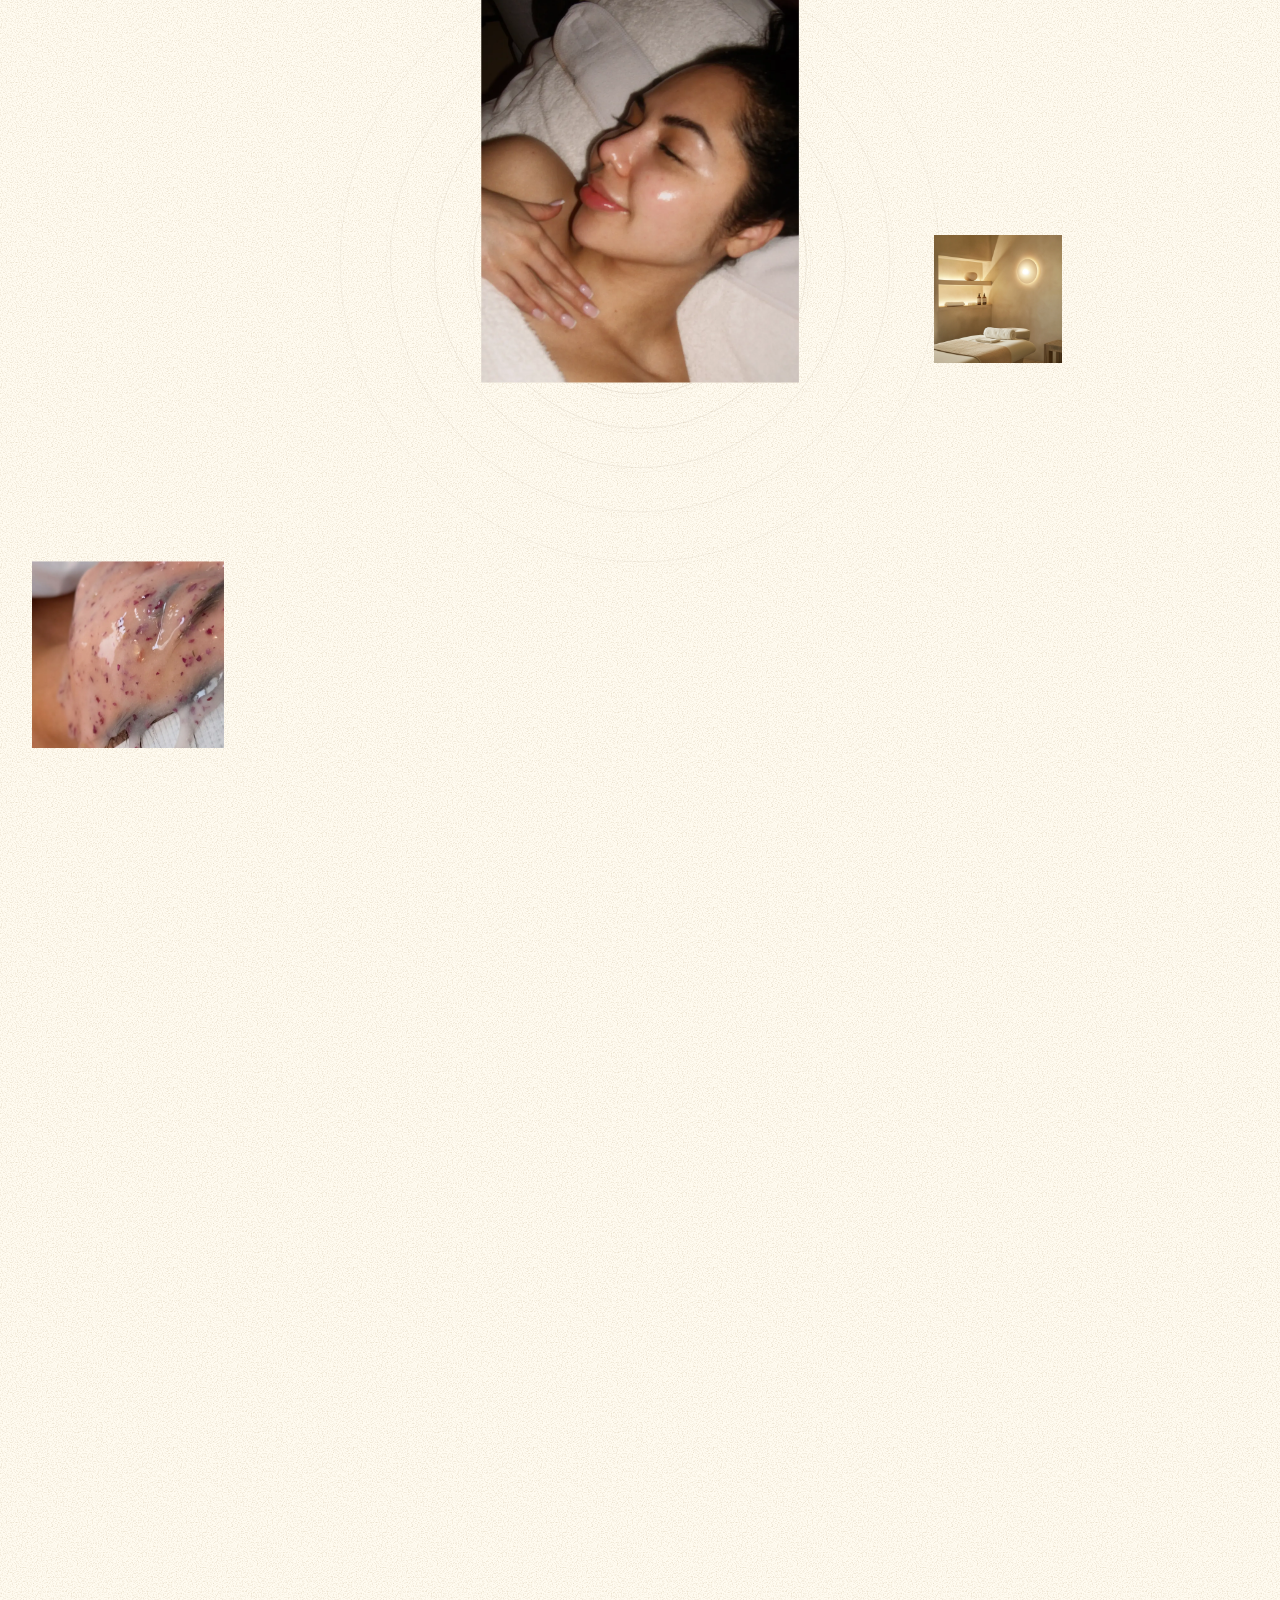
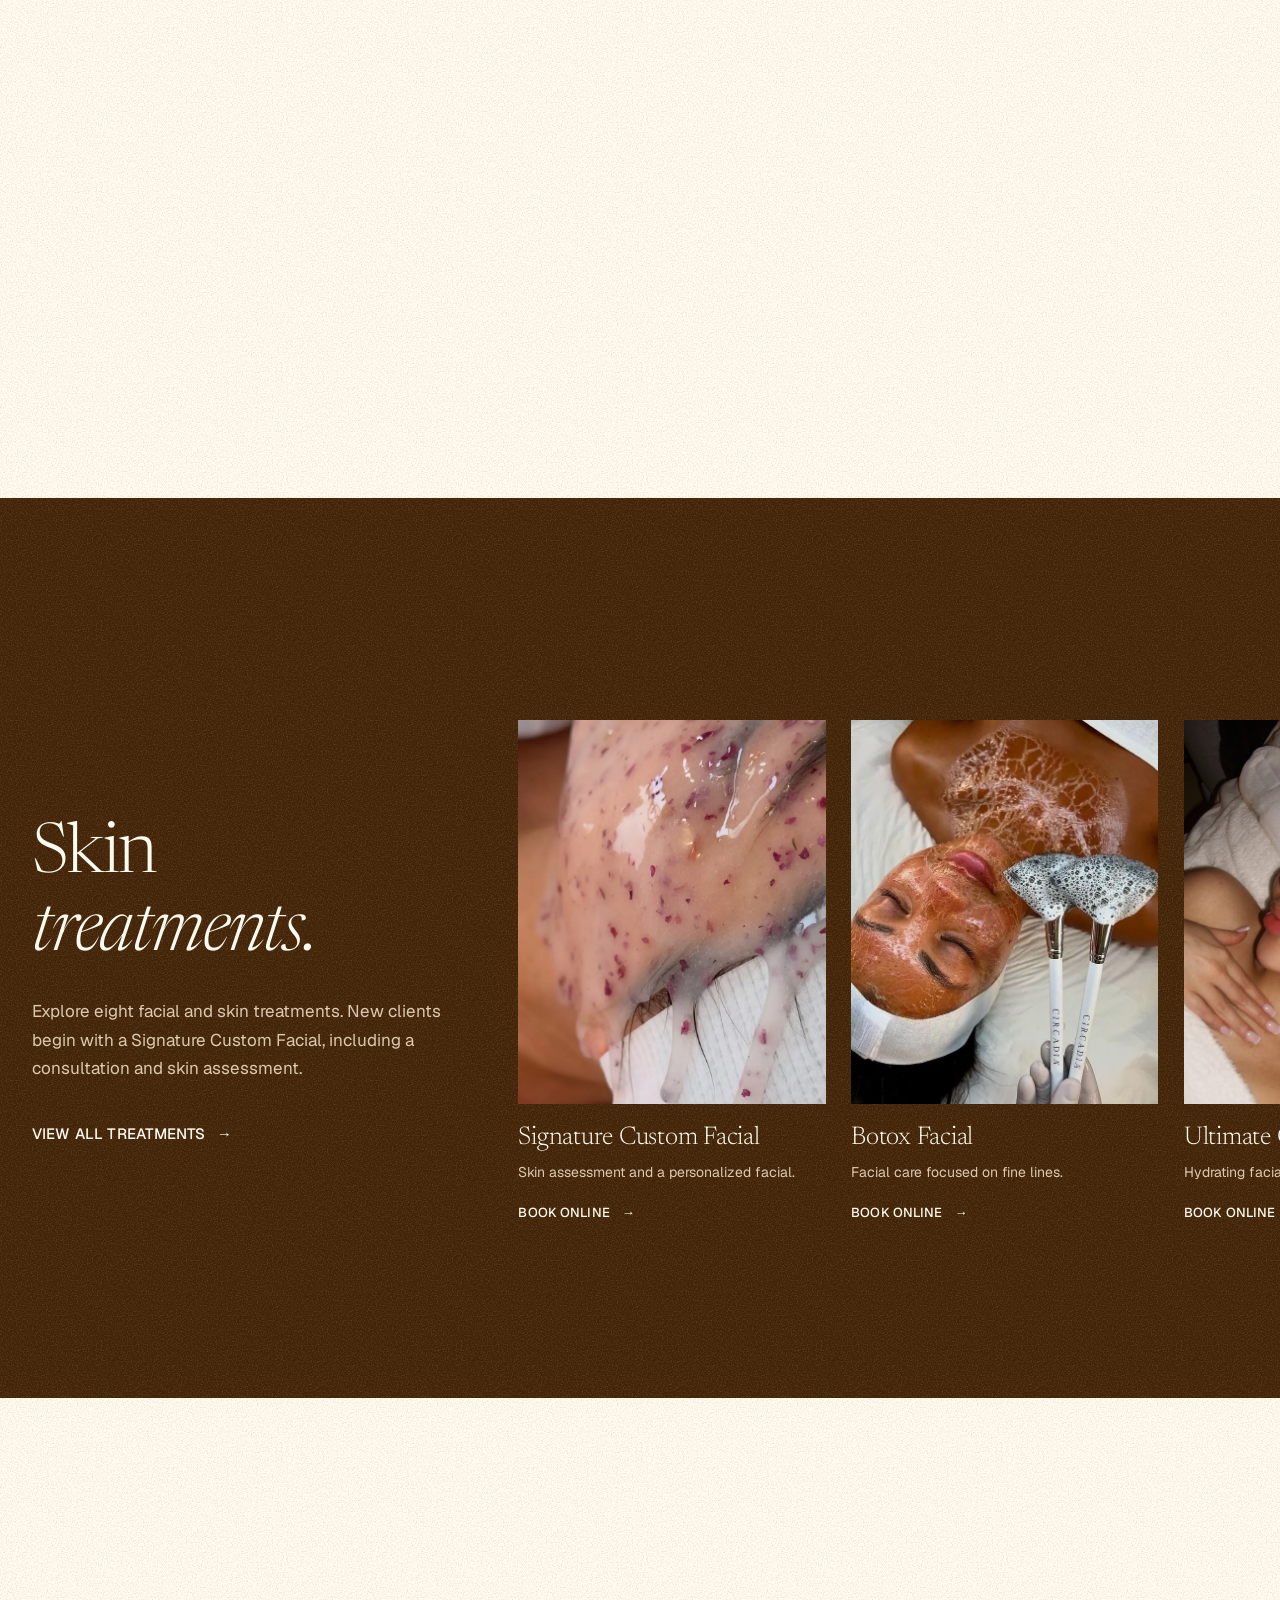
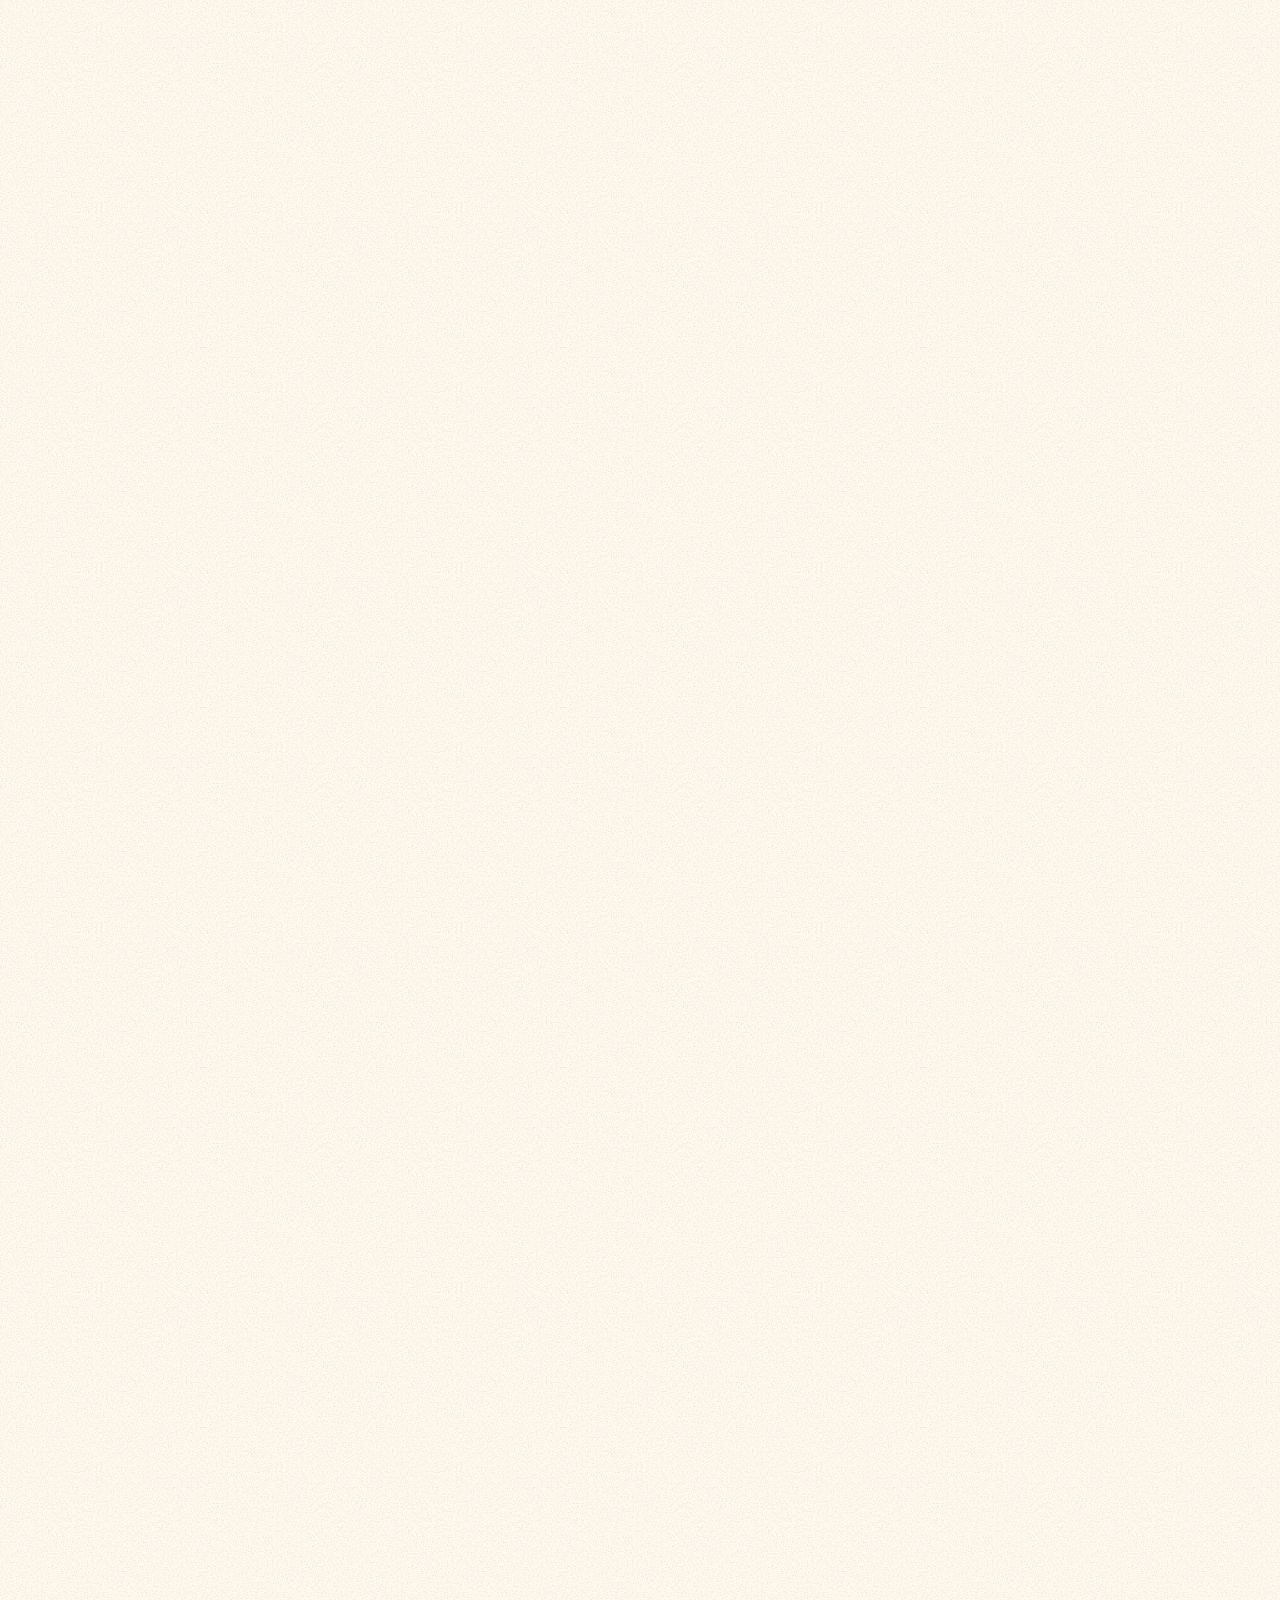
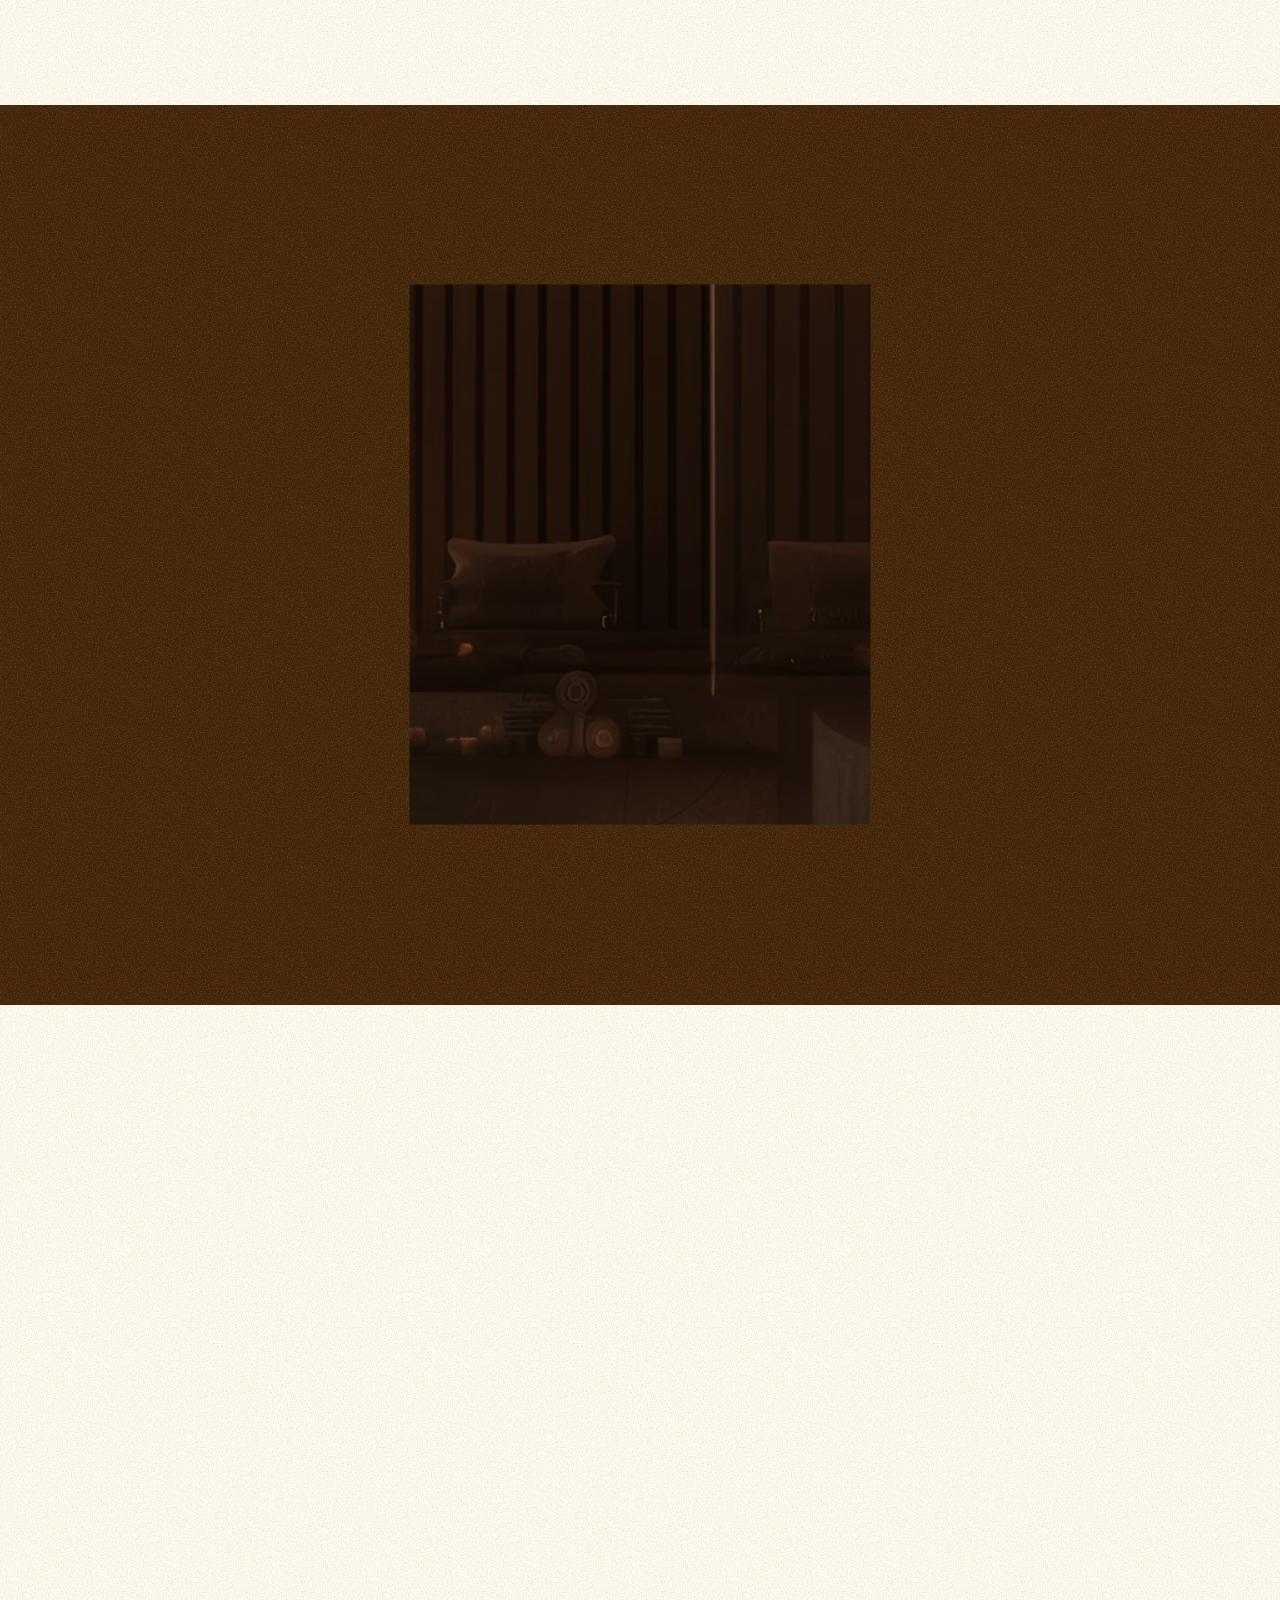
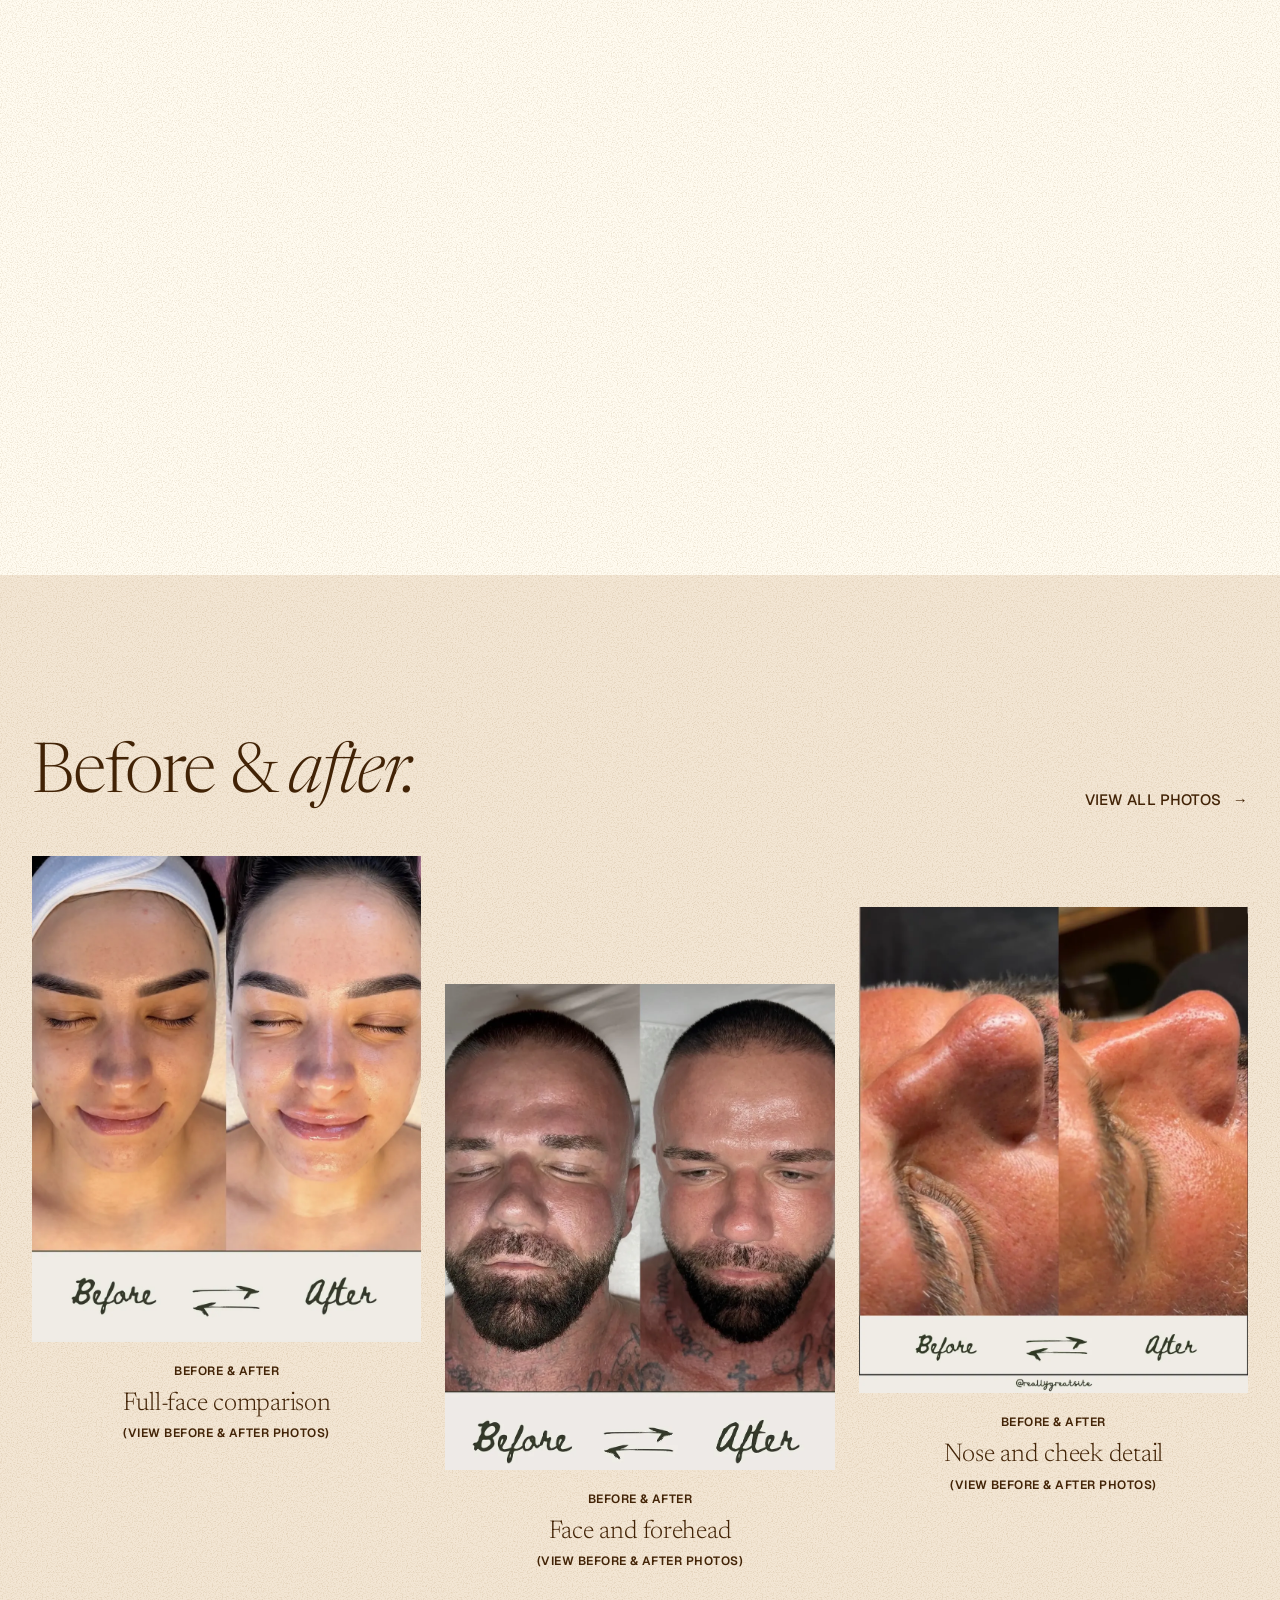
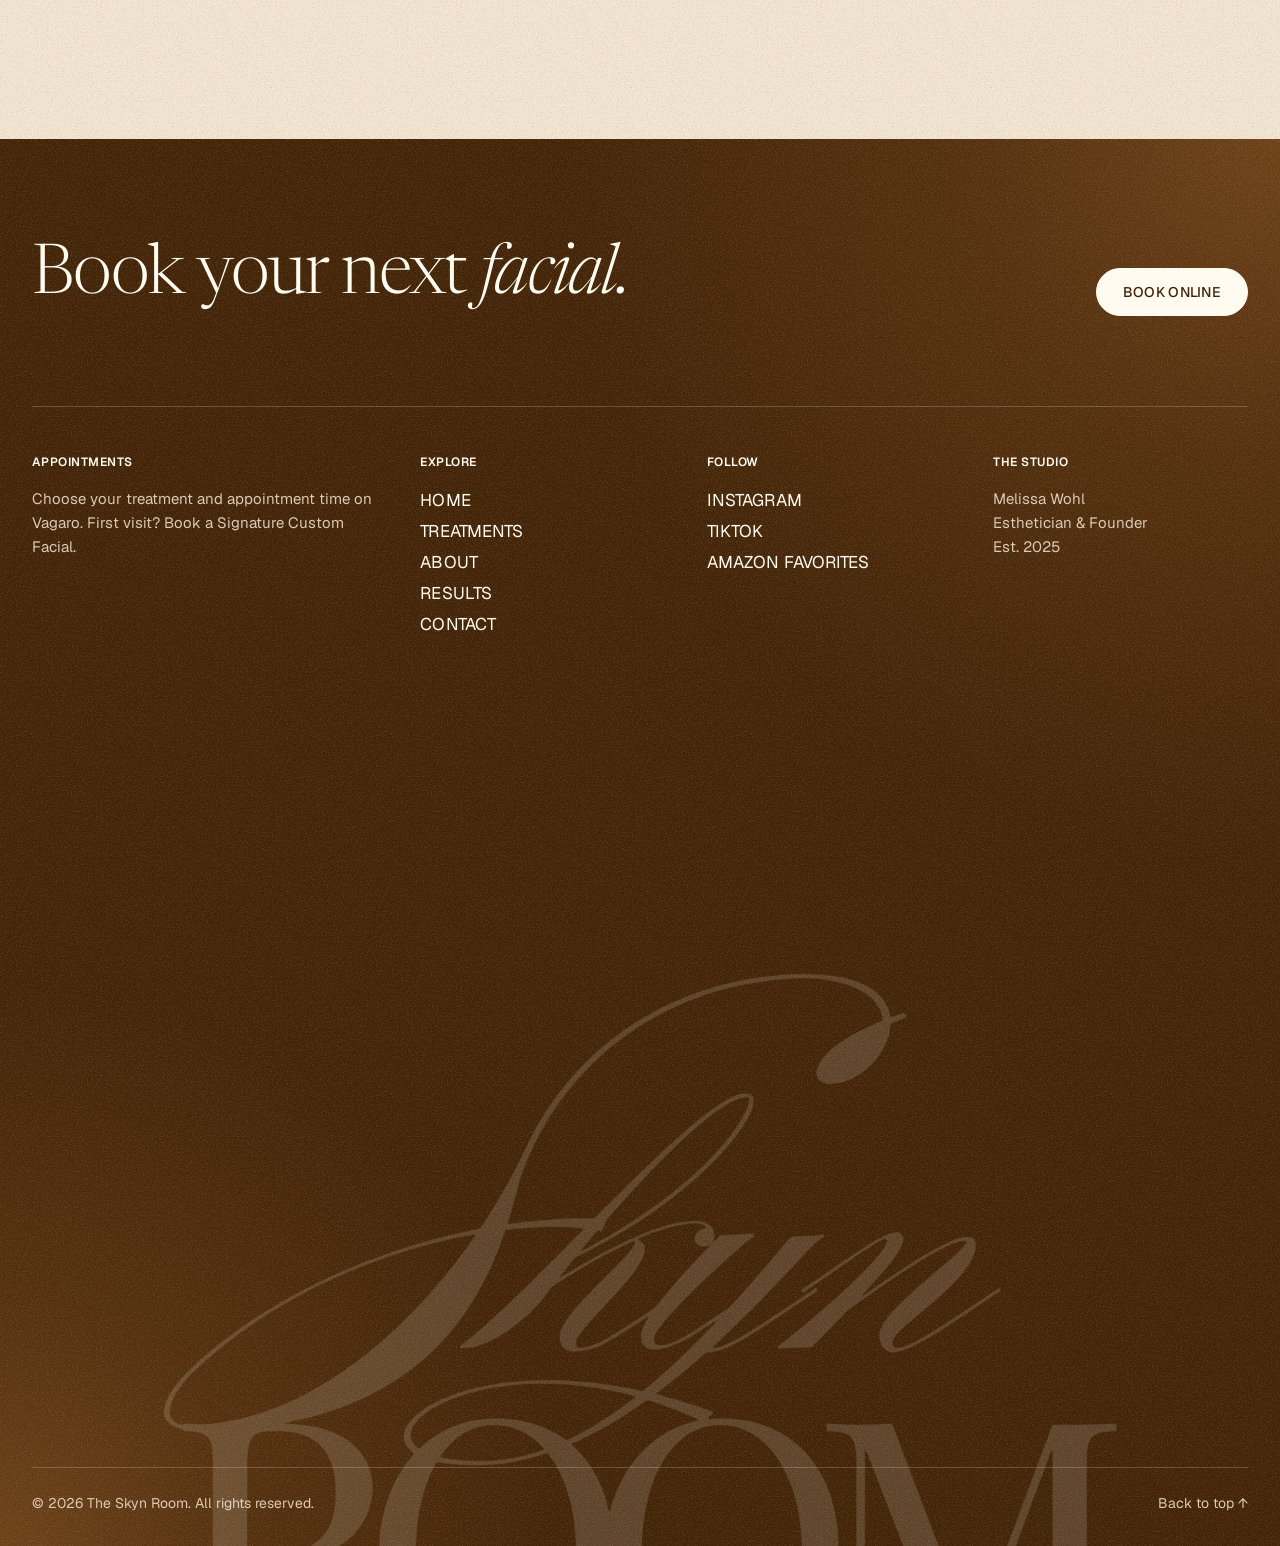
<file: skynroom/index.html>
<!doctype html>
<html lang="en" class="js">
<head>
  <meta charset="utf-8">
  <meta name="viewport" content="width=device-width, initial-scale=1">
  <title>Custom Facials &amp; Skin Treatments | The Skyn Room</title>
  <meta name="description" content="Explore custom facials, dermaplaning, chemical peels and microneedling at The Skyn Room with esthetician Melissa Wohl. Book your first facial online.">
  <meta name="theme-color" content="#FFFBF0" media="(prefers-color-scheme: light)">
  <meta name="theme-color" content="#1B1006" media="(prefers-color-scheme: dark)">
  <link rel="canonical" href="https://www.theskynroom.com/">
  <link rel="icon" href="assets/img/favicon.png" type="image/png">
  <link rel="apple-touch-icon" href="assets/img/apple-touch-icon.png">
  <meta property="og:type" content="website">
  <meta property="og:title" content="Custom Facials &amp; Skin Treatments | The Skyn Room">
  <meta property="og:description" content="Explore custom facials, dermaplaning, chemical peels and microneedling with Melissa Wohl. First visit? Start with a Signature Custom Facial.">
  <meta property="og:image" content="https://www.theskynroom.com/assets/img/og.jpg">
  <meta property="og:url" content="https://www.theskynroom.com/">
  <meta name="twitter:card" content="summary_large_image">
  <link rel="preload" href="assets/fonts/newsreader-latin.woff2" as="font" type="font/woff2" crossorigin>
  <link rel="preload" href="assets/img/droplet-skin.webp" as="image" fetchpriority="high">
  <link rel="stylesheet" href="assets/vendor/lenis.css">
  <link rel="stylesheet" href="assets/css/style.css">
  <script>setTimeout(function(){if(!window.__skynReady){var h=document.documentElement;h.classList.remove("js");h.classList.add("no-js");}},2500);</script>
  <script type="application/ld+json">
  {
    "@context": "https://schema.org",
    "@type": "BeautySalon",
    "name": "The Skyn Room",
    "url": "https://www.theskynroom.com/",
    "logo": "https://www.theskynroom.com/assets/img/logo-brown.png",
    "image": "https://www.theskynroom.com/assets/img/og.jpg",
    "description": "Custom facials, dermaplaning, chemical peels and microneedling with esthetician Melissa Wohl. First-time clients begin with a Signature Custom Facial.",
    "foundingDate": "2025",
    "founder": { "@type": "Person", "name": "Melissa Wohl", "jobTitle": "Esthetician" },
    "sameAs": [
      "https://www.instagram.com/skynbymelissa",
      "https://www.tiktok.com/@theskynroom"
    ],
    "potentialAction": {
      "@type": "ReserveAction",
      "target": "https://www.vagaro.com/theskynroom1/services"
    }
  }
  </script>
</head>
<body id="top" data-page="home">
  <a class="skip-link" href="#main">Skip to content</a>
  <div class="curtain" aria-hidden="true"><img class="logo-img" src="assets/img/logo-cream.webp" alt="" width="1600" height="1215"></div>

  <header class="site-header">
    <div class="wrap site-header__inner">
      <a class="logo" href="index.html" aria-label="The Skyn Room, home"><picture><source srcset="assets/img/logo-cream.webp" media="(prefers-color-scheme: dark)"><img class="logo-img" src="assets/img/logo-brown.webp" alt="" width="1600" height="1215"></picture></a>
      <nav class="nav" aria-label="Main">
        <a href="index.html" aria-current="page">Home</a>
        <a href="treatments.html">Treatments</a>
        <a href="about.html">About</a>
        <a href="results.html">Results</a>
        <a href="contact.html">Contact</a>
      </nav>
      <div class="header-cta">
        <a class="btn btn--sm" data-book href="https://www.vagaro.com/theskynroom1/services" target="_blank" rel="noopener">Book Online</a>
        <button class="menu-toggle" type="button" aria-expanded="false" aria-controls="mobile-menu">Menu</button>
      </div>
    </div>
  </header>

  <div class="mobile-menu" id="mobile-menu" aria-hidden="true">
    <div class="mobile-menu__top">
      <img class="logo-img" src="assets/img/logo-cream.webp" alt="" width="1600" height="1215">
      <button class="menu-close" type="button">Close</button>
    </div>
    <nav aria-label="Mobile">
      <a href="index.html" aria-current="page">Home</a>
      <a href="treatments.html">Treatments</a>
      <a href="about.html">About</a>
      <a href="results.html">Results</a>
      <a href="contact.html">Contact</a>
    </nav>
    <div class="mobile-menu__foot">
      <a class="btn btn--light" data-book href="https://www.vagaro.com/theskynroom1/services" target="_blank" rel="noopener">Book Online</a>
      <div class="social">
        <a class="small" href="https://www.instagram.com/skynbymelissa" target="_blank" rel="noopener">Instagram</a>
        <a class="small" href="https://www.tiktok.com/@theskynroom" target="_blank" rel="noopener">TikTok</a>
      </div>
    </div>
  </div>

  <main id="main">

    <!-- HERO: the photo is cut into strips that sit out of register;
         while the hero is pinned, scrolling brings them back into line.
         JS clones the single strip below into 5 (phone) or 7 (desktop). -->
    <section class="hero has-ripple" aria-label="Introduction">
      <div class="hero__stage">
        <h1 class="hero__title">
          <span class="hero__line hero__line--a"><span>Custom</span></span>
          <span class="hero__line hero__line--b"><em>facials.</em></span>
        </h1>

        <div class="hero__panel" aria-hidden="true">
          <div class="hero__slice" style="--i: 0">
            <div class="hero__shift">
              <div class="hero__img"></div>
              <div class="hero__copy">
                <span class="hero__line hero__line--a"><span>Custom</span></span>
                <span class="hero__line hero__line--b"><em>facials.</em></span>
              </div>
            </div>
          </div>
        </div>

        <div class="hero__ui">
          <p class="label hero__kicker" data-reveal data-delay="0.2">(The Skyn Room)</p>
          <nav class="hero__index" aria-label="Treatment types" data-reveal data-delay="0.3">
            <p class="label">(Treatments)</p>
            <a href="treatments.html#signature-custom-facial">Custom facials</a>
            <a href="treatments.html#dermaplane-facial">Dermaplaning</a>
            <a href="treatments.html#rds-chemical-peel">Chemical peels</a>
            <a href="treatments.html#growth-factor-microneedling">Microneedling</a>
          </nav>
          <p class="label hero__fig">(Fig. 01) Skin, up close</p>
          <div class="hero__foot">
            <p class="hero__sub" data-reveal data-delay="0.3">Facials, chemical peels and microneedling with esthetician Melissa Wohl. Start with a Signature Custom Facial to discuss your skin and choose your next steps.</p>
            <div class="hero__ctas" data-reveal data-delay="0.4">
              <a class="btn" data-book href="https://www.vagaro.com/theskynroom1/services" target="_blank" rel="noopener">Book Online</a>
              <a class="link-arrow" href="treatments.html">View Treatments <span class="arr">→</span></a>
            </div>
          </div>
          <p class="label hero__sign" data-reveal data-delay="0.45"><span class="hero__sign-name">Melissa Wohl</span> <span>Esthetician / Est. 2025</span></p>
        </div>
      </div>
    </section>

    <!-- INTRO -->
    <section class="section intro" aria-label="About Melissa">
      <div class="wrap intro__grid">
        <div class="intro__text">
          <p class="lead" data-scrub>I’m Melissa Wohl, founder and esthetician at The Skyn Room. I assess your skin, review your current routine and discuss concerns such as breakouts, dryness or uneven texture. Your facial is tailored to what your skin needs.</p>
          <a class="link-arrow" href="about.html" data-reveal>About Melissa <span class="arr">→</span></a>
        </div>
        <figure class="intro__media media" data-img-reveal>
          <img src="assets/img/melissa.webp" alt="Melissa Wohl, esthetician and founder of The Skyn Room" width="1200" height="1800" loading="lazy">
        </figure>
      </div>
    </section>

    <!-- APPROACH PILLARS -->
    <section class="section pillars tone-sand has-ripple" aria-label="The Skyn Room approach">
      <div class="wrap">
        <p class="label pillars__label" data-reveal>(The Skyn Room approach)</p>
        <div class="pillars__grid">
          <div class="pillar" data-reveal>
            <h3>Consultation first</h3>
            <p>We review your skin concerns, current products and treatment history before choosing your facial.</p>
          </div>
          <div class="pillar" data-reveal data-delay="0.08">
            <h3>Custom treatments</h3>
            <p>Your skin assessment guides the treatment, with attention to dryness, breakouts and texture.</p>
          </div>
          <div class="pillar" data-reveal data-delay="0.16">
            <h3>Care with Melissa</h3>
            <p>Work directly with your esthetician to discuss your skin and choose your next steps.</p>
          </div>
          <div class="pillar" data-reveal data-delay="0.24">
            <h3>Honest guidance</h3>
            <p>Understand what your treatment can address and why results vary from person to person.</p>
          </div>
        </div>
      </div>
    </section>

    <!-- COLLAGE: centre image holds while frames drift past -->
    <section class="collage has-ripple" aria-label="Treatments overview">
      <div class="collage__float collage__float--a" data-speed="1.15">
        <div class="media"><img src="assets/img/treat-signature.webp" alt="Hydrating jelly mask with botanicals during a facial" width="1050" height="1400" loading="lazy"></div>
      </div>
      <div class="collage__float collage__float--b" data-speed="0.8">
        <div class="media"><img src="assets/img/treat-dermaplane.webp" alt="Dermaplaning with a precision blade on the cheek" width="1200" height="1200" loading="lazy"></div>
      </div>
      <div class="collage__float collage__float--c" data-speed="1.45">
        <div class="media"><img src="assets/img/treat-pdrn.webp" alt="Vial of PDRN serum held up in the treatment room" width="895" height="1500" loading="lazy"></div>
      </div>
      <div class="collage__float collage__float--d" data-speed="0.6">
        <div class="media"><img src="assets/img/spa-room.webp" alt="Calm treatment room with a facial bed and warm light" width="1600" height="1600" loading="lazy"></div>
      </div>
      <div class="collage__center">
        <div class="media"><img src="assets/img/treat-glass.webp" alt="Client relaxing with radiant, hydrated skin after a facial" width="1493" height="1600" loading="lazy"></div>
        <div class="collage__caption">
          <p class="caps">Compare custom facials, dermaplaning, chemical peels and microneedling before booking your appointment.</p>
          <a class="link-arrow" href="treatments.html">View Treatments <span class="arr">→</span></a>
        </div>
      </div>
      <p class="label collage__welcome">(Welcome to The Skyn Room)</p>
    </section>

    <!-- MENU: horizontal scroll while pinned -->
    <section class="hmenu section-hmenu tone-invert" aria-label="Facials and skin treatments">
      <div class="hmenu__track">
        <div class="hmenu__intro">
          <h2 class="h-section" data-split>Skin <em>treatments.</em></h2>
          <p class="body">Explore eight facial and skin treatments. New clients begin with a Signature Custom Facial, including a consultation and skin assessment.</p>
          <a class="link-arrow" href="treatments.html">View All Treatments <span class="arr">→</span></a>
        </div>
        <div class="hmenu__cards">
          <article class="tcard">
            <a class="media" href="treatments.html#signature-custom-facial" aria-label="Signature Custom Facial details"><img src="assets/img/treat-signature.webp" alt="" width="1050" height="1400" loading="lazy"></a>
            <h3 class="h-card">Signature Custom Facial</h3>
            <p>Skin assessment and a personalized facial.</p>
            <a class="link-arrow" data-book href="https://www.vagaro.com/theskynroom1/services" target="_blank" rel="noopener">Book Online <span class="arr">→</span></a>
          </article>
          <article class="tcard">
            <a class="media" href="treatments.html#botox-facial" aria-label="Botox Facial details"><img src="assets/img/treat-botox.webp" alt="" width="736" height="917" loading="lazy"></a>
            <h3 class="h-card">Botox Facial</h3>
            <p>Facial care focused on fine lines.</p>
            <a class="link-arrow" data-book href="https://www.vagaro.com/theskynroom1/services" target="_blank" rel="noopener">Book Online <span class="arr">→</span></a>
          </article>
          <article class="tcard">
            <a class="media" href="treatments.html#ultimate-glass-skin-facial" aria-label="Ultimate Glass Skin Facial details"><img src="assets/img/treat-glass.webp" alt="" width="1493" height="1600" loading="lazy"></a>
            <h3 class="h-card">Ultimate Glass Skin Facial</h3>
            <p>Hydrating facial for dry, dull skin.</p>
            <a class="link-arrow" data-book href="https://www.vagaro.com/theskynroom1/services" target="_blank" rel="noopener">Book Online <span class="arr">→</span></a>
          </article>
          <article class="tcard">
            <a class="media" href="treatments.html#dermaplane-facial" aria-label="Dermaplane Facial details"><img src="assets/img/treat-dermaplane.webp" alt="" width="1200" height="1200" loading="lazy"></a>
            <h3 class="h-card">Dermaplane Facial</h3>
            <p>Exfoliation for rough texture and peach fuzz.</p>
            <a class="link-arrow" data-book href="https://www.vagaro.com/theskynroom1/services" target="_blank" rel="noopener">Book Online <span class="arr">→</span></a>
          </article>
          <article class="tcard">
            <a class="media" href="treatments.html#rds-chemical-peel" aria-label="RDS Chemical Peel details"><img src="assets/img/treat-rds-peel.webp" alt="" width="1067" height="1400" loading="lazy"></a>
            <h3 class="h-card">RDS Chemical Peel</h3>
            <p>Chemical exfoliation for uneven tone and texture.</p>
            <a class="link-arrow" data-book href="https://www.vagaro.com/theskynroom1/services" target="_blank" rel="noopener">Book Online <span class="arr">→</span></a>
          </article>
          <article class="tcard">
            <a class="media" href="treatments.html#acne-relief-facial" aria-label="Acne Relief Facial details"><img src="assets/img/treat-acne.webp" alt="" width="616" height="616" loading="lazy"></a>
            <h3 class="h-card">Acne Relief Facial</h3>
            <p>Facial care for breakouts and congestion.</p>
            <a class="link-arrow" data-book href="https://www.vagaro.com/theskynroom1/services" target="_blank" rel="noopener">Book Online <span class="arr">→</span></a>
          </article>
          <article class="tcard">
            <a class="media" href="treatments.html#growth-factor-microneedling" aria-label="Growth Factor Microneedling details"><img src="assets/img/treat-growth-factor.webp" alt="" width="860" height="1500" loading="lazy"></a>
            <h3 class="h-card">Growth Factor Microneedling</h3>
            <p>Explore microneedling with growth factors.</p>
            <a class="link-arrow" data-book href="https://www.vagaro.com/theskynroom1/services" target="_blank" rel="noopener">Book Online <span class="arr">→</span></a>
          </article>
          <article class="tcard">
            <a class="media" href="treatments.html#pdrn-microneedling" aria-label="PDRN Microneedling details"><img src="assets/img/treat-pdrn.webp" alt="" width="895" height="1500" loading="lazy"></a>
            <h3 class="h-card">PDRN Microneedling</h3>
            <p>Ask Melissa about PDRN microneedling.</p>
            <a class="link-arrow" data-book href="https://www.vagaro.com/theskynroom1/services" target="_blank" rel="noopener">Book Online <span class="arr">→</span></a>
          </article>
        </div>
      </div>
      <div class="hmenu__progress" aria-hidden="true"><span></span></div>
    </section>

    <!-- QUOTE: frame opens to full screen while pinned -->
    <section class="qexpand tone-invert" aria-label="Philosophy">
      <div class="qexpand__media">
        <img src="assets/img/spa-interior.webp" alt="" width="2000" height="1125" loading="lazy">
        <figure class="qexpand__quote">
          <blockquote>“In the treatment room, I treat your skin as if it were my own.”</blockquote>
          <figcaption class="label">Melissa Wohl, Founder &amp; Esthetician</figcaption>
        </figure>
      </div>
    </section>

    <!-- RESULTS -->
    <section class="section results tone-sand" aria-label="Results">
      <div class="wrap">
        <div class="results-head">
          <h2 class="h-section" data-split>Before &amp; <em>after.</em></h2>
          <a class="link-arrow" href="results.html">View All Photos <span class="arr">→</span></a>
        </div>
        <div class="results-grid">
          <a class="rcard" href="results.html">
            <div class="media" data-img-reveal><img src="assets/img/ba-3.webp" alt="Side-by-side before-and-after photos of a client’s face" width="1122" height="1300" loading="lazy"></div>
            <span class="label">Before &amp; After</span>
            <h3 class="h-card">Full-face comparison</h3>
            <span class="label more">(View before &amp; after photos)</span>
          </a>
          <a class="rcard" href="results.html">
            <div class="media" data-img-reveal><img src="assets/img/ba-6.webp" alt="Before-and-after photos of a bearded client’s forehead, nose and cheeks" width="1173" height="1300" loading="lazy"></div>
            <span class="label">Before &amp; After</span>
            <h3 class="h-card">Face and forehead</h3>
            <span class="label more">(View before &amp; after photos)</span>
          </a>
          <a class="rcard" href="results.html">
            <div class="media" data-img-reveal><img src="assets/img/ba-1.webp" alt="Before-and-after close-up photos of a client’s nose and cheek" width="1040" height="1300" loading="lazy"></div>
            <span class="label">Before &amp; After</span>
            <h3 class="h-card">Nose and cheek detail</h3>
            <span class="label more">(View before &amp; after photos)</span>
          </a>
        </div>
      </div>
    </section>

  </main>

  <footer class="site-footer tone-cocoa">
    <div class="wrap">
      <div class="footer-cta">
        <h2 class="h-section" data-split>Book your next <em>facial.</em></h2>
        <a class="btn" data-book href="https://www.vagaro.com/theskynroom1/services" target="_blank" rel="noopener">Book Online</a>
      </div>
      <div class="footer-cols">
        <div>
          <h4 class="label">Appointments</h4>
          <p>Choose your treatment and appointment time on Vagaro. First visit? Book a Signature Custom Facial.</p>
        </div>
        <div>
          <h4 class="label">Explore</h4>
          <ul>
            <li><a href="index.html">Home</a></li>
            <li><a href="treatments.html">Treatments</a></li>
            <li><a href="about.html">About</a></li>
            <li><a href="results.html">Results</a></li>
            <li><a href="contact.html">Contact</a></li>
          </ul>
        </div>
        <div>
          <h4 class="label">Follow</h4>
          <ul>
            <li><a href="https://www.instagram.com/skynbymelissa" target="_blank" rel="noopener">Instagram</a></li>
            <li><a href="https://www.tiktok.com/@theskynroom" target="_blank" rel="noopener">TikTok</a></li>
            <li><a href="https://www.amazon.com/gp/profile/amzn1.account.AG4PQDUS6YXJBGA246PTV4RUSUZA" target="_blank" rel="noopener">Amazon Favorites</a></li>
          </ul>
        </div>
        <div>
          <h4 class="label">The Studio</h4>
          <p>Melissa Wohl<br>Esthetician &amp; Founder<br>Est. 2025</p>
        </div>
      </div>
      <div class="footer-mark" aria-hidden="true"><img class="logo-img" loading="lazy" src="assets/img/logo-cream.webp" alt="" width="1600" height="1215"></div>
      <div class="footer-bottom">
        <span>© 2026 The Skyn Room. All rights reserved.</span>
        <a href="#top">Back to top ↑</a>
      </div>
    </div>
  </footer>

  <script src="assets/vendor/gsap.min.js"></script>
  <script src="assets/vendor/ScrollTrigger.min.js"></script>
  <script src="assets/vendor/SplitText.min.js"></script>
  <script src="assets/vendor/lenis.min.js"></script>
  <script src="assets/js/main.js"></script>
</body>
</html>
</file>
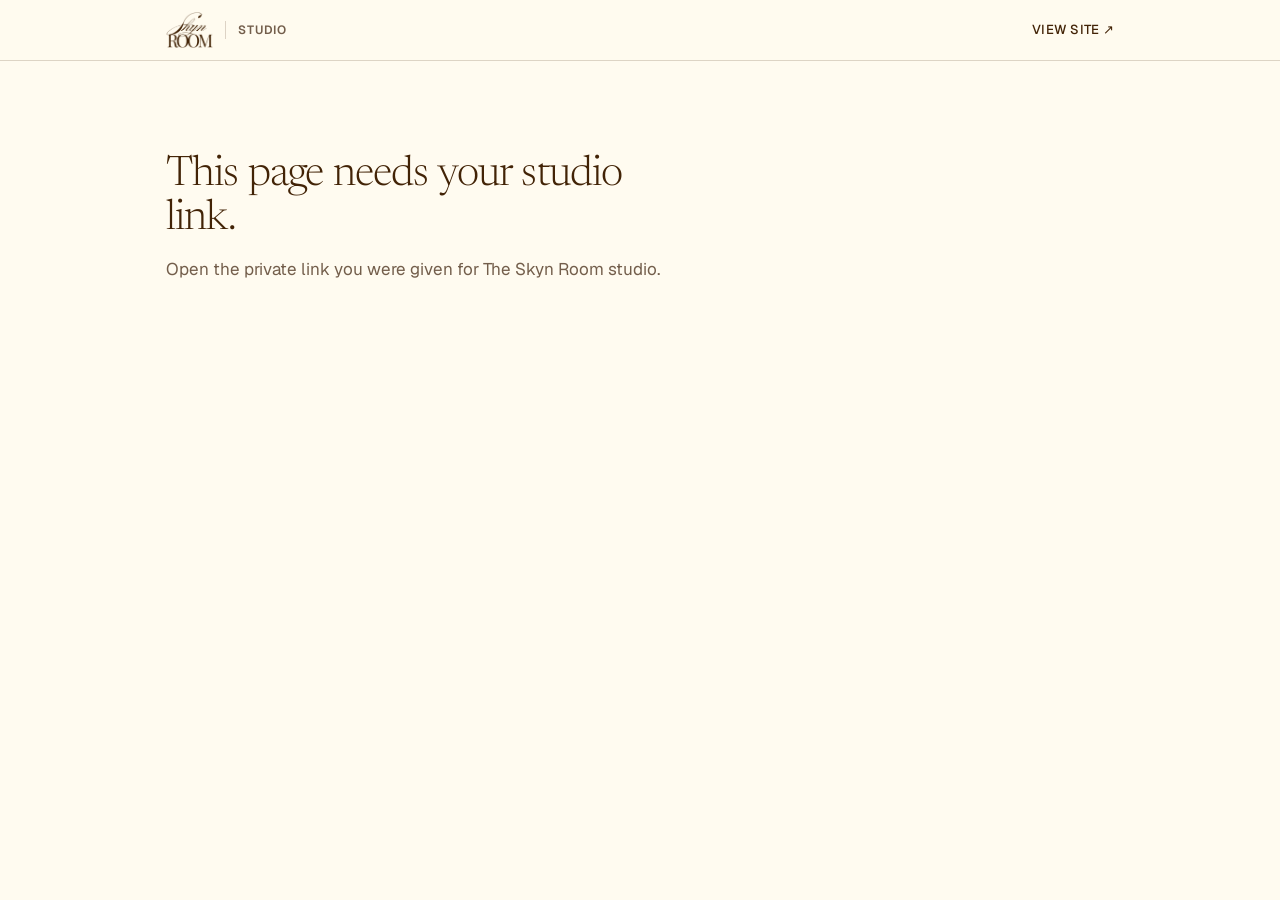
<file: studio/index.html>
<!doctype html>
<html lang="en">
<head>
  <meta charset="utf-8">
  <meta name="viewport" content="width=device-width, initial-scale=1, viewport-fit=cover">
  <meta name="robots" content="noindex, nofollow">
  <meta name="referrer" content="no-referrer">
  <title>Studio | The Skyn Room</title>
  <meta name="theme-color" content="#FFFBF0" media="(prefers-color-scheme: light)">
  <meta name="theme-color" content="#1B1006" media="(prefers-color-scheme: dark)">
  <link rel="icon" href="../assets/img/favicon.png" type="image/png">
  <link rel="apple-touch-icon" href="../assets/img/apple-touch-icon.png">
  <link rel="stylesheet" href="studio.css">
</head>
<!-- The secret studio: edits the treatment menu, the shop, the before & after
     photos and the text and photos on every page.
     The key after # in the link is checked by the `admin` Edge Function on
     every request (supabase/functions/admin). -->
<body>
  <header class="bar">
    <div class="bar__inner">
      <a class="bar__brand" href="../" target="_blank" rel="noopener" aria-label="Open the website">
        <picture><source srcset="../assets/img/logo-cream.webp" media="(prefers-color-scheme: dark)"><img src="../assets/img/logo-brown.webp" alt="" width="1600" height="1215"></picture>
        <span class="bar__title">Studio</span>
      </a>
      <nav class="tabs" role="tablist" aria-label="Sections" hidden>
        <button class="tab" type="button" role="tab" id="tab-menu" aria-controls="panel-menu" aria-selected="true" data-tab="menu">Menu</button>
        <button class="tab" type="button" role="tab" id="tab-shop" aria-controls="panel-shop" aria-selected="false" data-tab="shop" tabindex="-1">Shop</button>
        <button class="tab" type="button" role="tab" id="tab-results" aria-controls="panel-results" aria-selected="false" data-tab="results" tabindex="-1">Results</button>
        <button class="tab" type="button" role="tab" id="tab-pages" aria-controls="panel-pages" aria-selected="false" data-tab="pages" tabindex="-1">Pages</button>
        <button class="tab" type="button" role="tab" id="tab-help" aria-controls="panel-help" aria-selected="false" data-tab="help" tabindex="-1">Help</button>
      </nav>
      <a class="bar__site" href="../" target="_blank" rel="noopener">View site <span aria-hidden="true">↗</span></a>
    </div>
  </header>

  <main class="main">
    <p class="loading" id="loading" role="status">Opening your studio…</p>

    <div class="gate" id="gate" hidden>
      <h1 class="h1">This page needs your studio link.</h1>
      <p class="gate__text" id="gate-text">Open the private link you were given for The Skyn Room studio.</p>
    </div>

    <section class="panel" id="panel-menu" role="tabpanel" aria-labelledby="tab-menu" hidden>
      <div class="panel__head">
        <div>
          <h1 class="h1">Treatment menu</h1>
          <p class="hint">Changes show on the website as soon as you save.</p>
        </div>
        <div class="panel__actions">
          <button class="btn" type="button" data-new="treatments">+ Treatment</button>
          <button class="btn btn--ghost" type="button" data-new="categories">+ Category</button>
        </div>
      </div>
      <div id="menu-list"></div>
    </section>

    <section class="panel" id="panel-shop" role="tabpanel" aria-labelledby="tab-shop" hidden>
      <div class="panel__head">
        <div>
          <h1 class="h1">Shop</h1>
          <p class="hint">Products appear on the Shop page in this order.</p>
        </div>
        <div class="panel__actions">
          <button class="btn" type="button" data-new="products">+ Product</button>
        </div>
      </div>
      <div id="shop-list"></div>
    </section>

    <section class="panel" id="panel-results" role="tabpanel" aria-labelledby="tab-results" hidden>
      <div class="panel__head">
        <div>
          <h1 class="h1">Before &amp; after</h1>
          <p class="hint">The first six photos open the Results page; the rest follow below them.</p>
        </div>
        <div class="panel__actions">
          <button class="btn" type="button" data-new="results">+ Photo</button>
        </div>
      </div>
      <div id="results-list"></div>
    </section>

    <section class="panel" id="panel-pages" role="tabpanel" aria-labelledby="tab-pages" hidden>
      <div class="panel__head">
        <div>
          <h1 class="h1">Pages</h1>
          <p class="hint">The words and photos on each page. Pick a page, change what you need, then tap <em>Save</em>.</p>
        </div>
      </div>
      <div class="chips" id="page-chips" role="group" aria-label="Choose a page"></div>
      <div class="pages__intro">
        <p class="hint" id="page-note"></p>
        <a class="pages__view" id="page-view" href="../" target="_blank" rel="noopener">View this page <span aria-hidden="true">↗</span></a>
      </div>
      <details class="tips">
        <summary>Writing tips</summary>
        <ul>
          <li>Put <span class="key">*</span>stars<span class="key">*</span> around words to make them italic, like the headings on the site: <code>Before &amp; *after.*</code></li>
          <li>A link looks like this: <code>[Vagaro booking page](https://www.vagaro.com/theskynroom1/services)</code></li>
          <li>Press Enter for a new line.</li>
          <li>Empty a box to hide that text. <em>Use original</em> brings back the text the website launched with.</li>
        </ul>
      </details>
      <div id="page-fields"></div>
    </section>

    <section class="panel help" id="panel-help" role="tabpanel" aria-labelledby="tab-help" hidden>
      <h1 class="h1">How to use your studio</h1>
      <p class="lede">Everything you save here shows on theskynroom.com right away. Refresh the website to see it.</p>

      <h2 class="h2">Treatment menu</h2>
      <ol class="steps">
        <li><strong>Add a treatment:</strong> tap <em>+ Treatment</em>, fill in the name, category, price and time the same way they appear on Vagaro, then tap <em>Save</em>.</li>
        <li><strong>Change a treatment:</strong> tap it in the list, edit, and save.</li>
        <li><strong>Change the order:</strong> use the <span class="key">↑</span> <span class="key">↓</span> arrows. The website follows the same order.</li>
        <li><strong>Hide without deleting:</strong> open the treatment and switch off <em>Show on website</em>. Useful for seasonal or paused services.</li>
        <li><strong>Categories</strong> are the headings on the menu, like Facials or Add-ons. Tap <em>+ Category</em> to add one. The arrows next to a category move the whole group. Tap a category name to rename, hide or delete it.</li>
        <li><strong>Photo cards:</strong> a treatment with a photo and <em>Show as a photo card</em> switched on also appears as a large card on the Treatments page and in the slider on the Home page.</li>
        <li><strong>Booking link:</strong> leave it empty and the Book button opens your Vagaro menu. To send clients straight to one service, open that service on Vagaro, copy the address from the browser and paste it in.</li>
      </ol>

      <h2 class="h2">Shop</h2>
      <ol class="steps">
        <li><strong>Add a product:</strong> tap <em>+ Product</em>, then add the name, brand, price, a photo and a description. The Shop page shows the first sentence; clients tap <em>View More</em> to read the whole description on the product's own page.</li>
        <li><strong>Buy link:</strong> if the product can be bought online (for example a Vagaro, Stripe or Amazon link), paste the link and the website shows a <em>Buy Now</em> button. Leave it empty and the product shows <em>Available in the studio</em>.</li>
        <li><strong>Sold out:</strong> switch it on to keep the product on the page, marked as sold out.</li>
        <li><strong>Category</strong> is optional, for example Cleansers, Serums or SPF. Once two or more are used, the Shop page shows filter buttons.</li>
      </ol>

      <h2 class="h2">Before &amp; after (Results tab)</h2>
      <ol class="steps">
        <li><strong>Add a photo:</strong> tap <em>+ Photo</em>, choose the before &amp; after picture and give it a short title, then tap <em>Save</em>.</li>
        <li><strong>Order:</strong> use the <span class="key">↑</span> <span class="key">↓</span> arrows. The first six photos open the Results page as a spread; the rest follow below them.</li>
        <li><strong>Home page:</strong> switch on <em>Show on the Home page</em> for up to three photos. Their title (and treatment, if you add one) shows under each photo.</li>
      </ol>

      <h2 class="h2">Text and photos on the pages (Pages tab)</h2>
      <ol class="steps">
        <li><strong>Pick a page</strong> at the top: Home, Treatments, Shop and so on. <em>Footer</em> is the bottom part that every page shares.</li>
        <li><strong>Change the words</strong> in any box. Boxes are in the same order as on the page, grouped by section.</li>
        <li><strong>Change a photo:</strong> tap <em>Change photo</em> under it.</li>
        <li><strong>Save:</strong> the bar at the bottom shows how many changes you have; tap <em>Save</em> to put them on the website, or <em>Undo</em> to drop them.</li>
        <li><strong>Made a mistake?</strong> <em>Use original</em> brings back the text or photo the website launched with.</li>
      </ol>

      <h2 class="h2">Photos</h2>
      <p>Any photo from your phone or computer works; it is resized for the website automatically. Portrait photos (taller than wide) fit the cards best, and product photos look best on a plain background.</p>

      <h2 class="h2">Your secret link</h2>
      <p>This link is the only key to your studio, so keep it private. Anyone who has it can edit your website. Bookmark it or add it to your phone's home screen.</p>
      <div class="linkbox">
        <input class="input" id="studio-link" type="text" readonly aria-label="Your studio link">
        <button class="btn btn--ghost" type="button" id="copy-link">Copy</button>
      </div>
      <p class="hint">If you think someone else has your link, make a new one. The old link stops working straight away on every device.</p>
      <button class="btn btn--ghost" type="button" id="rotate-link">Make a new link</button>
    </section>
  </main>

  <dialog class="editor" id="editor" aria-labelledby="editor-title">
    <form class="editor__form" id="editor-form" novalidate>
      <header class="editor__head">
        <h2 class="h2" id="editor-title">Edit</h2>
        <button class="editor__close" type="button" data-cancel aria-label="Close">Close</button>
      </header>
      <div class="editor__body" id="editor-body"></div>
      <footer class="editor__foot">
        <p class="editor__error" id="editor-error" role="alert"></p>
        <div class="editor__buttons">
          <button class="btn btn--danger" type="button" data-delete>Delete</button>
          <button class="btn btn--ghost" type="button" data-cancel>Cancel</button>
          <button class="btn" type="submit" data-save>Save</button>
        </div>
      </footer>
    </form>
  </dialog>

  <div class="savebar" id="savebar" hidden>
    <p class="savebar__text" id="savebar-text" role="status"></p>
    <div class="savebar__buttons">
      <button class="btn btn--ghost" type="button" id="text-undo">Undo</button>
      <button class="btn" type="button" id="text-save">Save</button>
    </div>
  </div>

  <div class="toast" id="toast" role="status" aria-live="polite"></div>

  <script src="studio.js"></script>
</body>
</html>
</file>
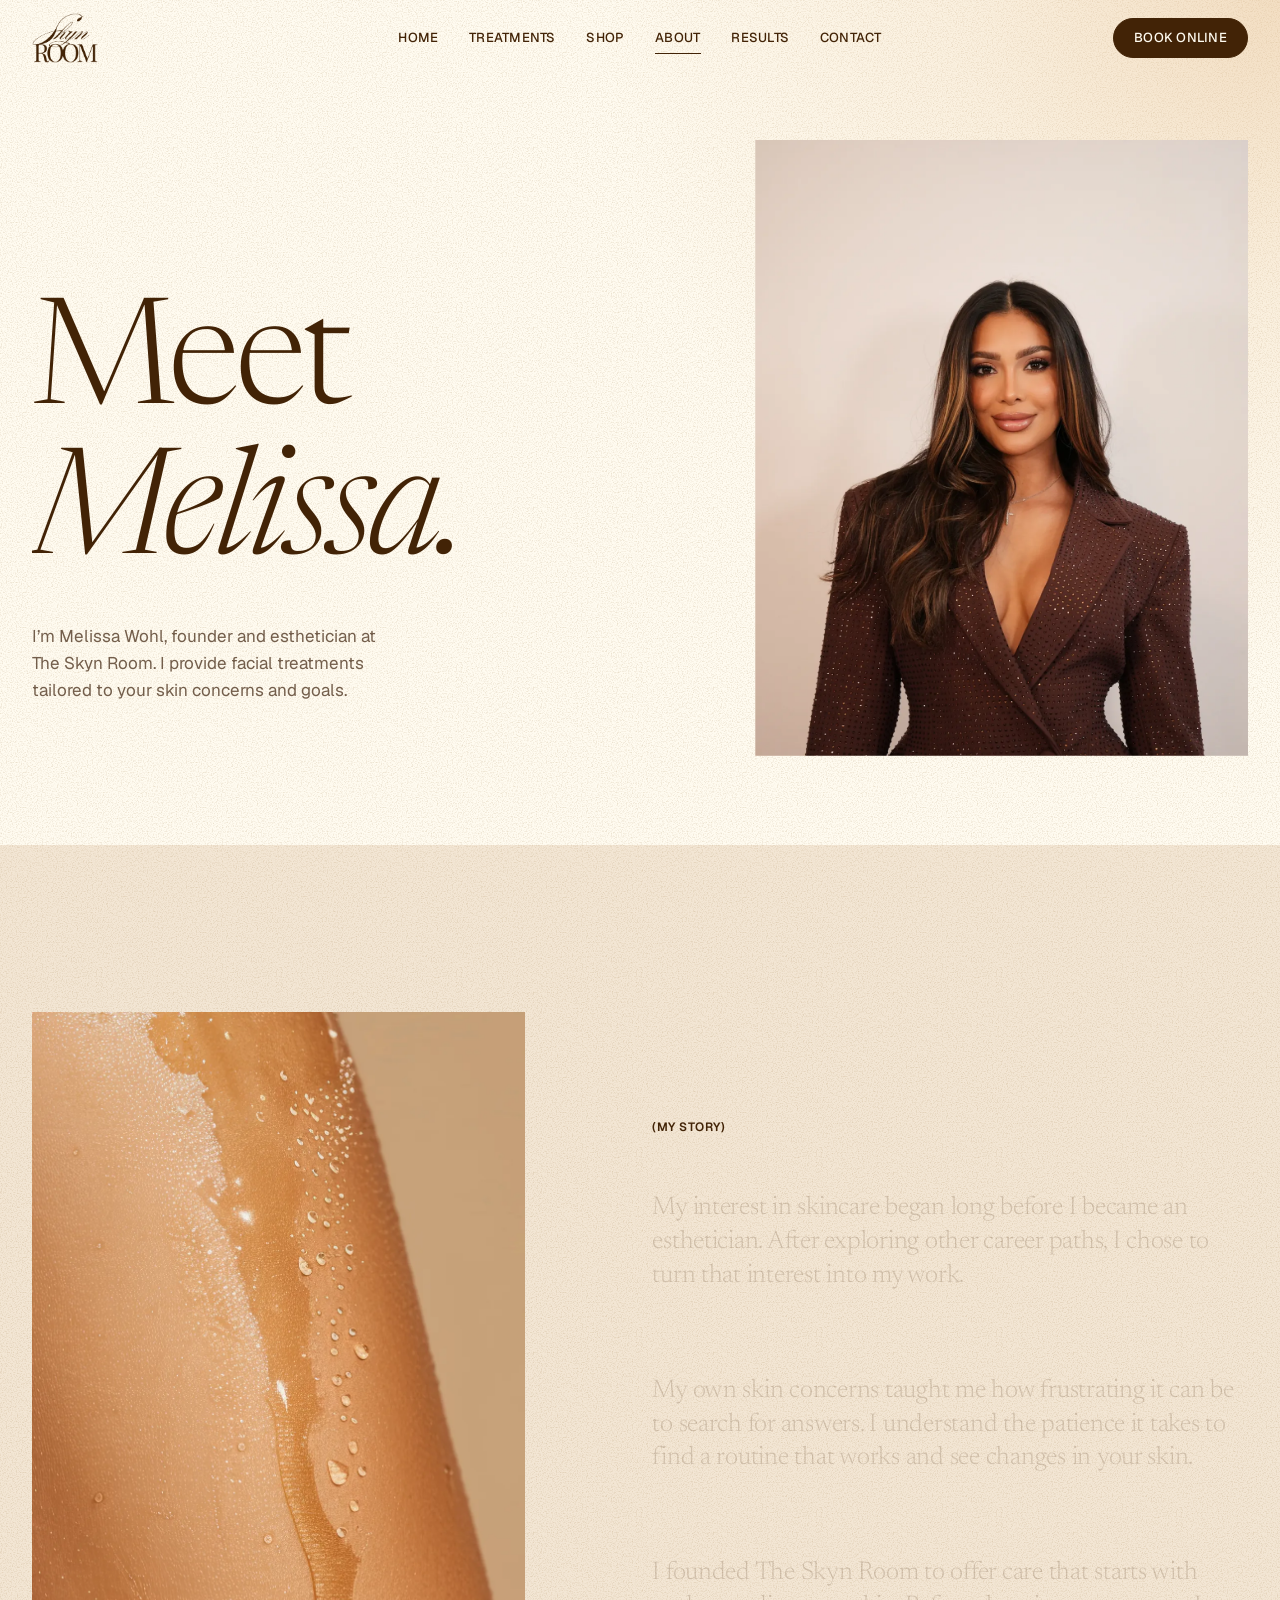
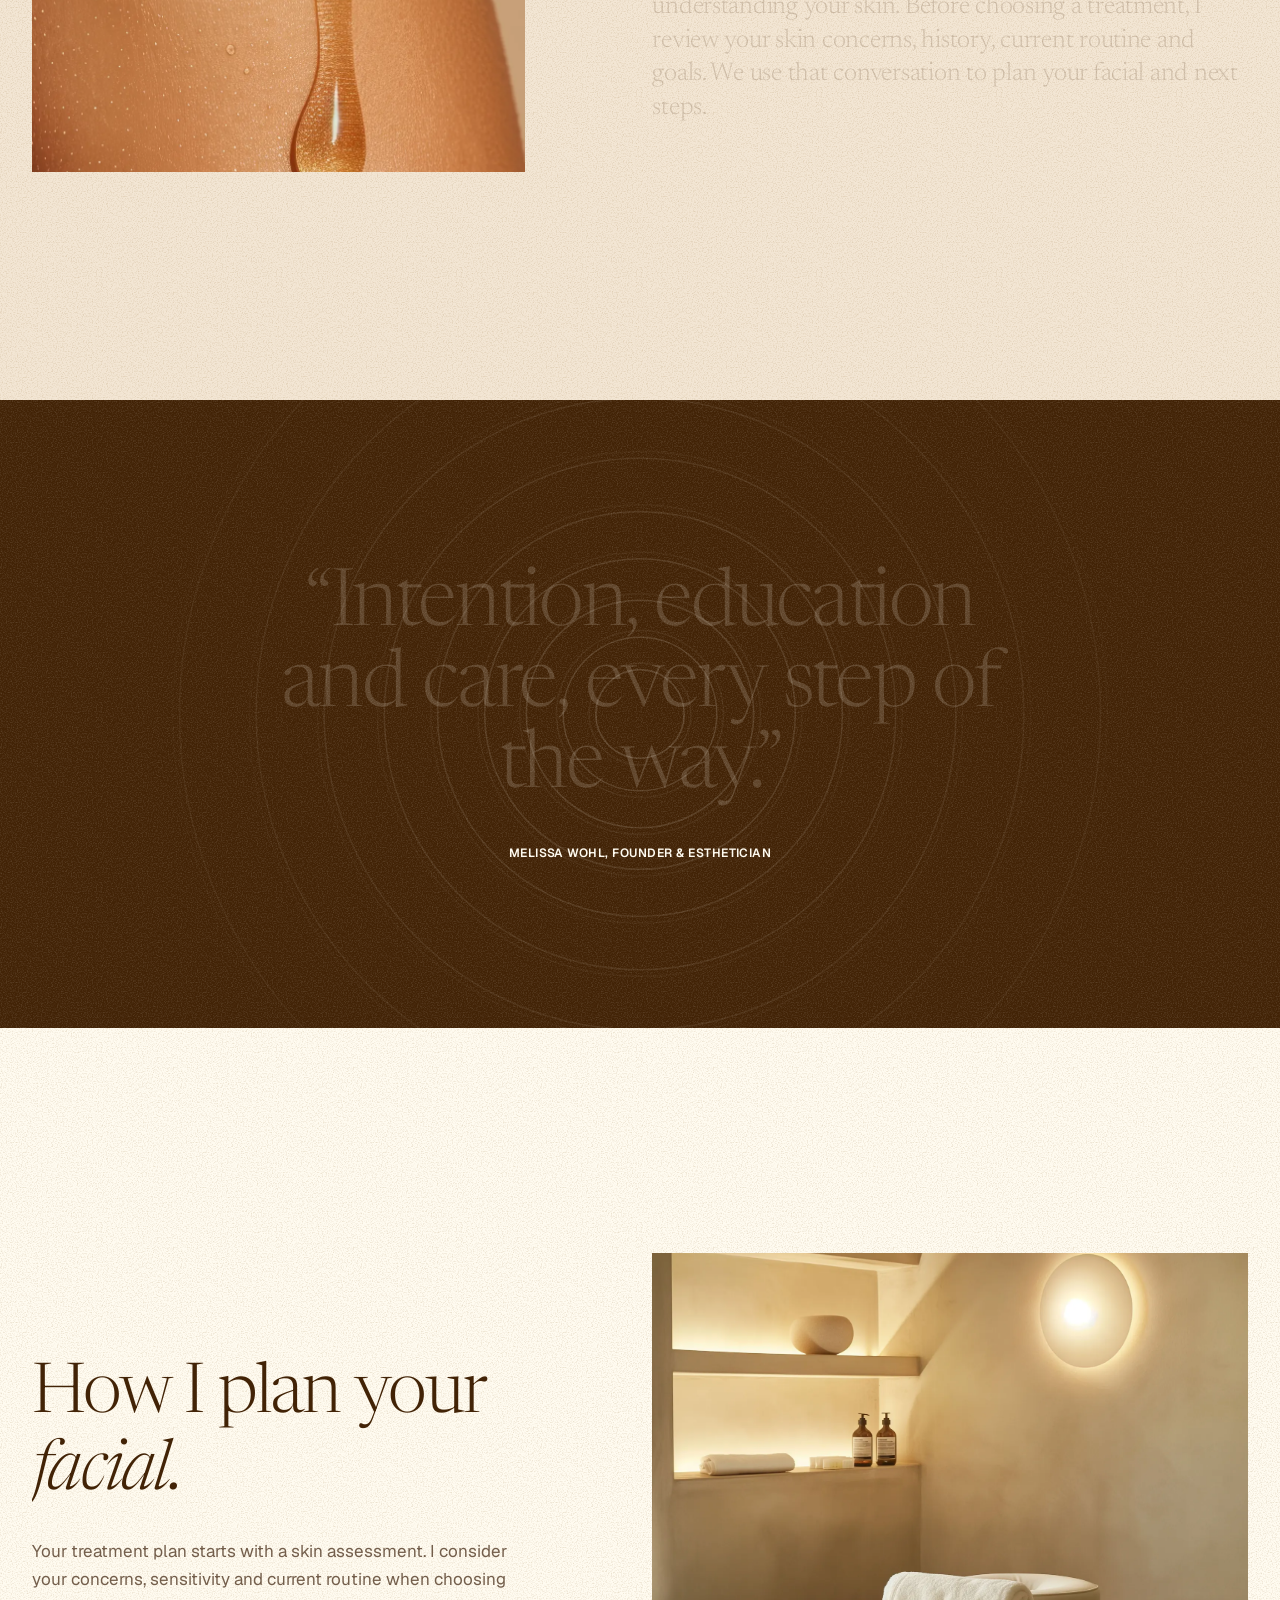
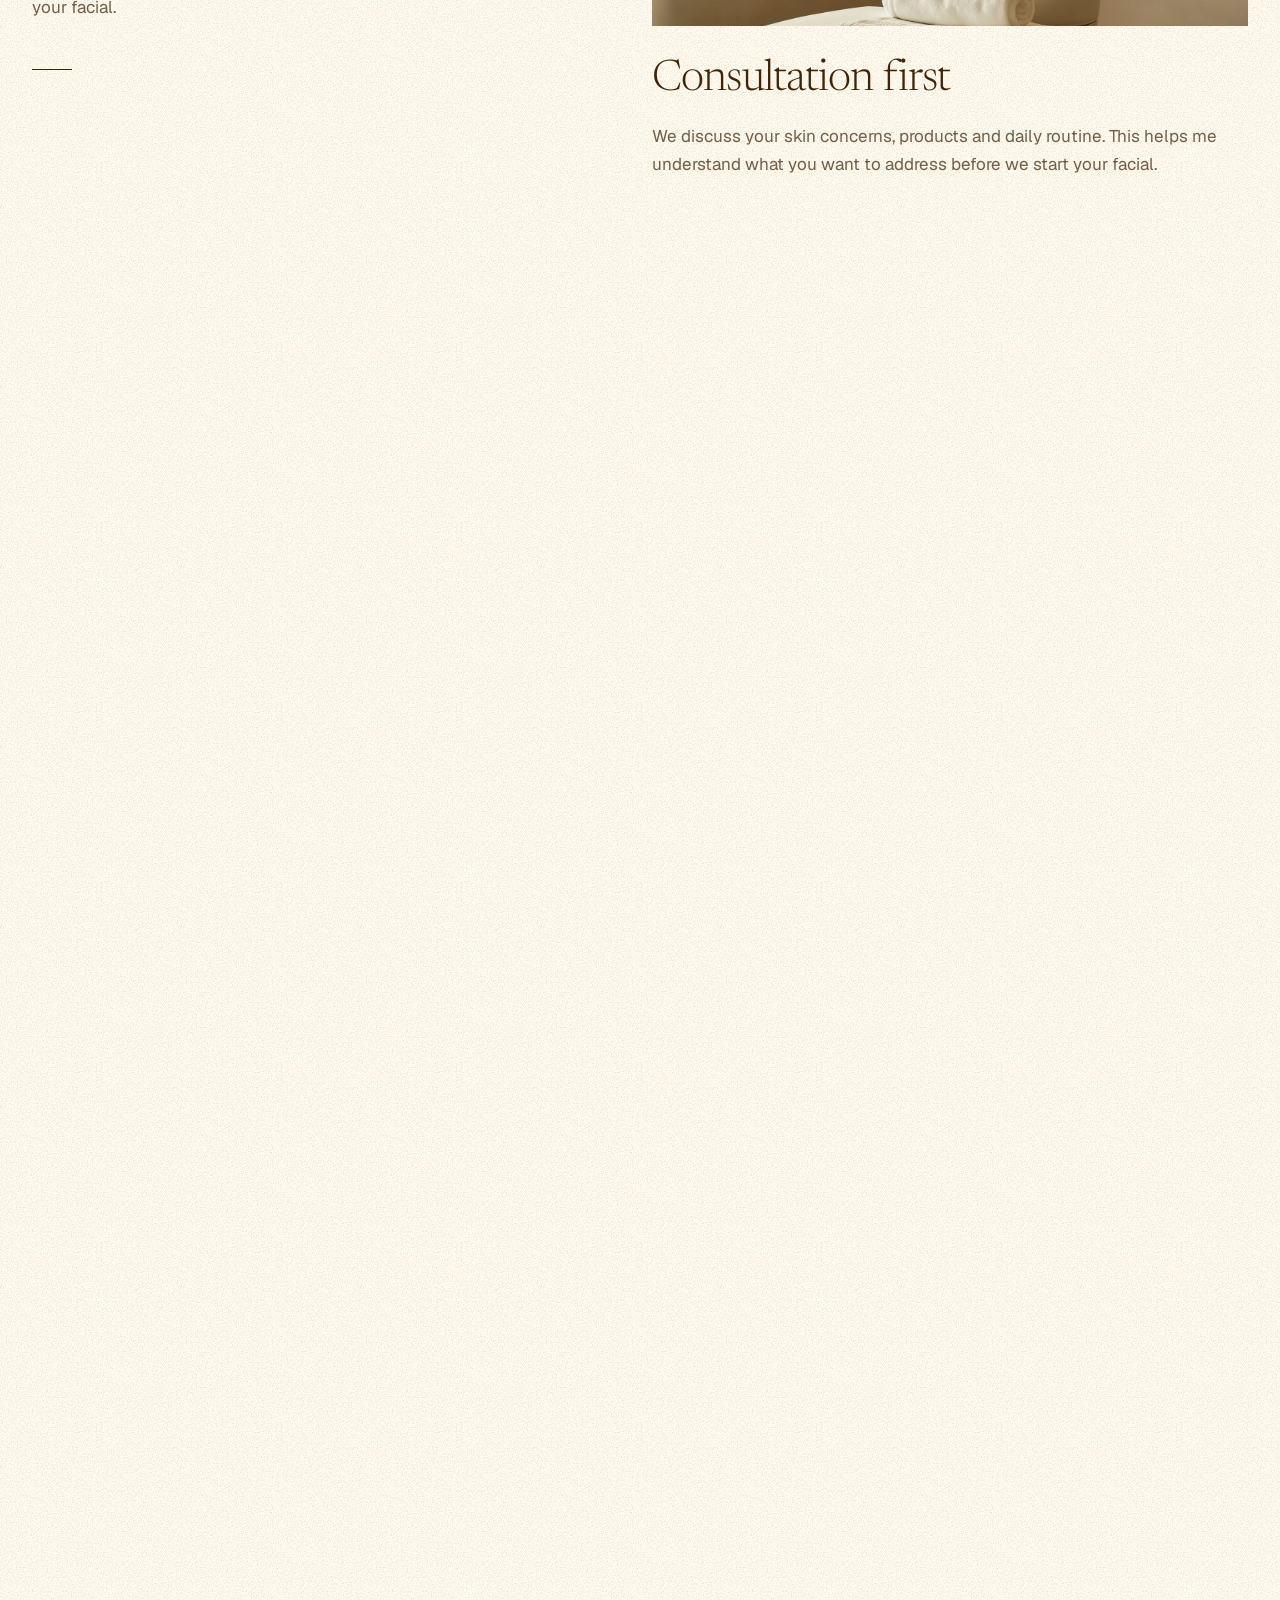
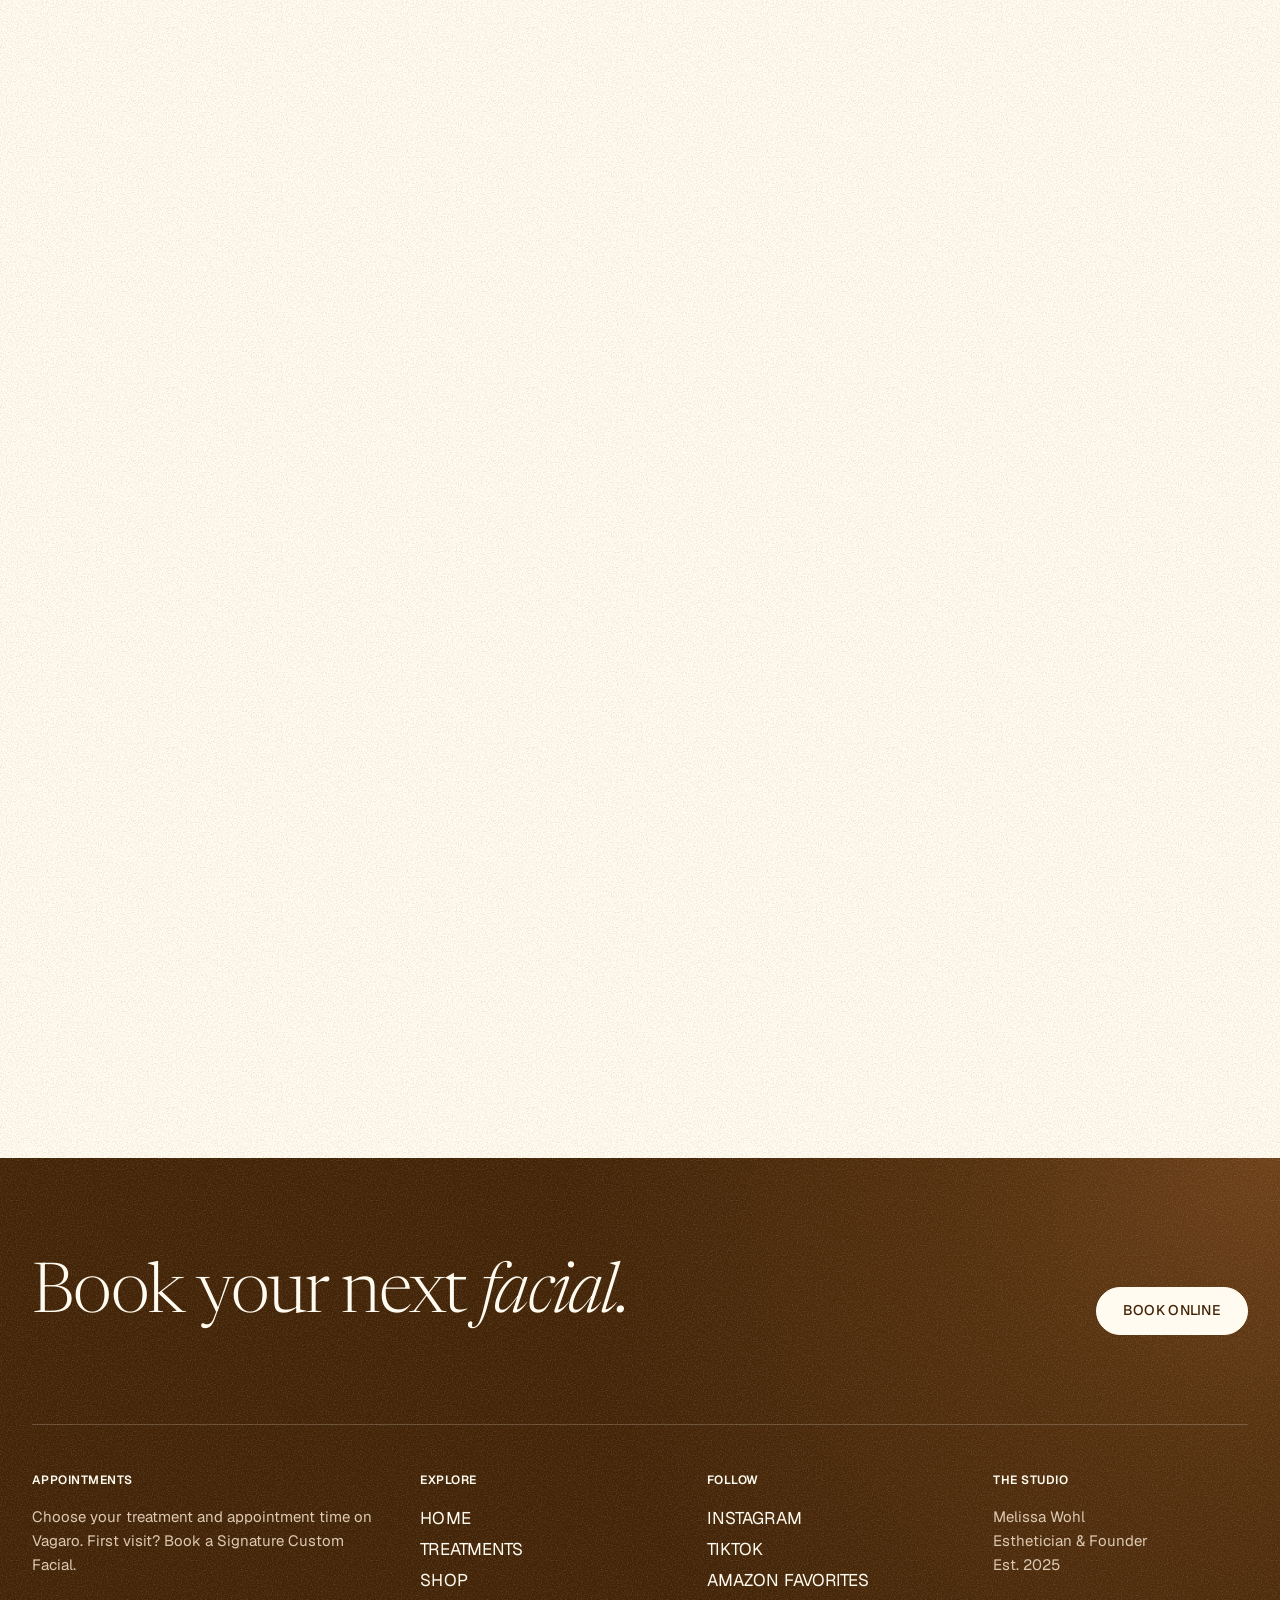
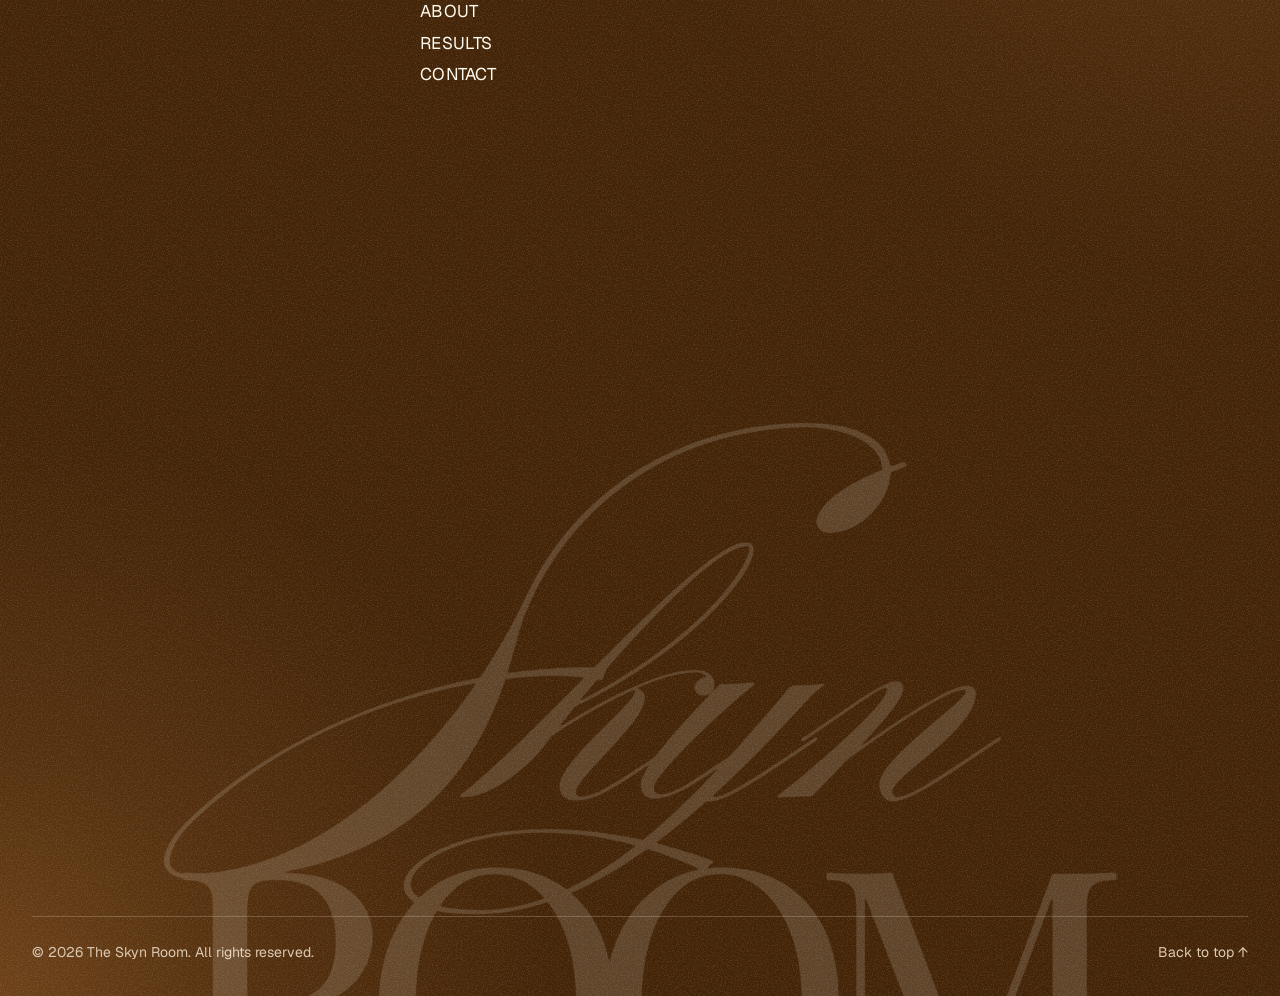
<file: about.html>
<!doctype html>
<html lang="en" class="js">
<head>
  <meta charset="utf-8">
  <meta name="viewport" content="width=device-width, initial-scale=1">
  <title>Melissa Wohl, Esthetician | About The Skyn Room</title>
  <meta name="description" content="Meet Melissa Wohl, founder and esthetician at The Skyn Room. Learn how your skin concerns, routine and goals shape your custom facial and treatment plan.">
  <meta name="theme-color" content="#FFFBF0" media="(prefers-color-scheme: light)">
  <meta name="theme-color" content="#1B1006" media="(prefers-color-scheme: dark)">
  <link rel="canonical" href="https://www.theskynroom.com/about.html">
  <link rel="icon" href="assets/img/favicon.png" type="image/png">
  <link rel="apple-touch-icon" href="assets/img/apple-touch-icon.png">
  <meta property="og:type" content="profile">
  <meta property="og:title" content="Melissa Wohl, Esthetician | About The Skyn Room">
  <meta property="og:description" content="Meet Melissa Wohl and learn how she plans facial treatments around your skin concerns, current routine and skincare goals.">
  <meta property="og:image" content="https://www.theskynroom.com/assets/img/og.jpg">
  <meta name="twitter:card" content="summary_large_image">
  <link rel="preload" href="assets/fonts/newsreader-latin.woff2" as="font" type="font/woff2" crossorigin>
  <link rel="stylesheet" href="assets/vendor/lenis.css">
  <link rel="stylesheet" href="assets/css/style.css">
  <script>setTimeout(function(){if(!window.__skynReady){var h=document.documentElement;h.classList.remove("js");h.classList.add("no-js");}},2500);</script>
</head>
<body id="top" data-page="about">
  <a class="skip-link" href="#main">Skip to content</a>
  <div class="curtain" aria-hidden="true"><img class="logo-img" src="assets/img/logo-cream.webp" alt="" width="1600" height="1215"></div>

  <header class="site-header">
    <div class="wrap site-header__inner">
      <a class="logo" href="index.html" aria-label="The Skyn Room, home"><picture><source srcset="assets/img/logo-cream.webp" media="(prefers-color-scheme: dark)"><img class="logo-img" src="assets/img/logo-brown.webp" alt="" width="1600" height="1215"></picture></a>
      <nav class="nav" aria-label="Main">
        <a href="index.html">Home</a>
        <a href="treatments.html">Treatments</a>
        <a href="shop.html">Shop</a>
        <a href="about.html" aria-current="page">About</a>
        <a href="results.html">Results</a>
        <a href="contact.html">Contact</a>
      </nav>
      <div class="header-cta">
        <a class="btn btn--sm" data-book href="https://www.vagaro.com/theskynroom1/services" target="_blank" rel="noopener">Book Online</a>
        <button class="menu-toggle" type="button" aria-expanded="false" aria-controls="mobile-menu">Menu</button>
      </div>
    </div>
  </header>

  <div class="mobile-menu" id="mobile-menu" aria-hidden="true">
    <div class="mobile-menu__top">
      <img class="logo-img" src="assets/img/logo-cream.webp" alt="" width="1600" height="1215">
      <button class="menu-close" type="button">Close</button>
    </div>
    <nav aria-label="Mobile">
      <a href="index.html">Home</a>
      <a href="treatments.html">Treatments</a>
      <a href="shop.html">Shop</a>
      <a href="about.html" aria-current="page">About</a>
      <a href="results.html">Results</a>
      <a href="contact.html">Contact</a>
    </nav>
    <div class="mobile-menu__foot">
      <a class="btn btn--light" data-book href="https://www.vagaro.com/theskynroom1/services" target="_blank" rel="noopener">Book Online</a>
      <div class="social">
        <a class="small" href="https://www.instagram.com/skynbymelissa" target="_blank" rel="noopener">Instagram</a>
        <a class="small" href="https://www.tiktok.com/@theskynroom" target="_blank" rel="noopener">TikTok</a>
      </div>
    </div>
  </div>

  <main id="main">

    <section class="about-hero" data-edit-section="Top of the page">
      <div class="wrap about-hero__grid">
        <div class="about-hero__title">
          <h1 class="h-display" data-split data-delay="0.1" data-edit="about.hero.heading">Meet <em>Melissa.</em></h1>
          <p data-reveal data-delay="0.3" data-edit="about.hero.text">I’m Melissa Wohl, founder and esthetician at The Skyn Room. I provide facial treatments tailored to your skin concerns and goals.</p>
        </div>
        <figure class="about-hero__media media" data-img-reveal>
          <img src="assets/img/melissa.webp" alt="Portrait of Melissa Wohl, esthetician and founder of The Skyn Room" width="1200" height="1800" fetchpriority="high" data-edit="about.hero.photo">
        </figure>
      </div>
    </section>

    <!-- STORY: image holds while the paragraphs light up -->
    <section class="section story tone-sand" aria-label="My story" data-edit-section="My story">
      <div class="wrap story__grid">
        <figure class="story__media media">
          <img src="assets/img/droplet-skin.webp" alt="" width="1241" height="2000" loading="lazy" data-edit="about.story.photo">
        </figure>
        <div class="story__text">
          <p class="label" data-edit="about.story.label">(My story)</p>
          <p class="story__p" data-edit="about.story.text-1" data-label="Paragraph 1">My interest in skincare began long before I became an esthetician. After exploring other career paths, I chose to turn that interest into my work.</p>
          <p class="story__p" data-edit="about.story.text-2" data-label="Paragraph 2">My own skin concerns taught me how frustrating it can be to search for answers. I understand the patience it takes to find a routine that works and see changes in your skin.</p>
          <p class="story__p" data-edit="about.story.text-3" data-label="Paragraph 3">I founded The Skyn Room to offer care that starts with understanding your skin. Before choosing a treatment, I review your skin concerns, history, current routine and goals. We use that conversation to plan your facial and next steps.</p>
        </div>
      </div>
    </section>

    <section class="section manifesto tone-invert has-ripple" aria-label="Promise" data-edit-section="Quote">
      <div class="wrap">
        <figure>
          <blockquote data-scrub data-edit="about.quote.text">“Intention, education and care, every step of the way.”</blockquote>
          <figcaption class="label" data-reveal data-edit="about.quote.caption">Melissa Wohl, Founder &amp; Esthetician</figcaption>
        </figure>
      </div>
    </section>

    <!-- APPROACH: heading holds, principles change in place -->
    <section class="approach" aria-label="The Skyn Room approach" data-edit-section="How I plan your facial">
      <div class="wrap approach__pin">
        <div class="approach__head">
          <h2 class="h-section" data-split data-edit="about.approach.heading">How I plan your <em>facial.</em></h2>
          <p class="body approach__lede" data-edit="about.approach.text">Your treatment plan starts with a skin assessment. I consider your concerns, sensitivity and current routine when choosing your facial.</p>
          <div class="approach__progress" aria-hidden="true"><div class="approach__bar"><span></span></div></div>
        </div>
        <div class="approach__items">
          <article class="approach__item">
            <div class="media"><img src="assets/img/spa-room.webp" alt="Calm treatment room with a facial bed and warm light" width="1600" height="1600" loading="lazy" data-edit="about.approach.1-photo" data-label="Step 1: photo"></div>
            <h3 data-edit="about.approach.1-title" data-label="Step 1: title">Consultation first</h3>
            <p class="body" data-edit="about.approach.1-text" data-label="Step 1: text">We discuss your skin concerns, products and daily routine. This helps me understand what you want to address before we start your facial.</p>
          </article>
          <article class="approach__item">
            <div class="media"><img src="assets/img/treat-acne.webp" alt="High frequency treatment over gauze during a facial" width="616" height="616" loading="lazy" data-edit="about.approach.2-photo" data-label="Step 2: photo"></div>
            <h3 data-edit="about.approach.2-title" data-label="Step 2: title">Care tailored to your skin</h3>
            <p class="body" data-edit="about.approach.2-text" data-label="Step 2: text">I choose each step of your facial based on your skin assessment and goals, with attention to how your skin responds.</p>
          </article>
          <article class="approach__item">
            <div class="media"><img src="assets/img/treat-dermaplane.webp" alt="Dermaplaning with a precision blade on the cheek" width="1200" height="1200" loading="lazy" data-edit="about.approach.3-photo" data-label="Step 3: photo"></div>
            <h3 data-edit="about.approach.3-title" data-label="Step 3: title">Honest expectations</h3>
            <p class="body" data-edit="about.approach.3-text" data-label="Step 3: text">We discuss what your treatment can address and what may need ongoing care. Your progress depends on your skin, treatment plan and consistency.</p>
          </article>
          <article class="approach__item">
            <div class="media"><img src="assets/img/spa-interior.webp" alt="Softly lit relaxation space with candles" width="2000" height="1125" loading="lazy" data-edit="about.approach.4-photo" data-label="Step 4: photo"></div>
            <h3 data-edit="about.approach.4-title" data-label="Step 4: title">Time to relax</h3>
            <p class="body" data-edit="about.approach.4-text" data-label="Step 4: text">Your appointment combines focused skincare with time to relax. You can ask questions about your facial and the next steps in your care.</p>
          </article>
        </div>
      </div>
    </section>

  </main>

  <footer class="site-footer tone-cocoa" data-edit-section="Footer">
    <div class="wrap">
      <div class="footer-cta">
        <h2 class="h-section" data-split data-edit="footer.heading">Book your next <em>facial.</em></h2>
        <a class="btn" data-book href="https://www.vagaro.com/theskynroom1/services" target="_blank" rel="noopener">Book Online</a>
      </div>
      <div class="footer-cols">
        <div>
          <h4 class="label">Appointments</h4>
          <p data-edit="footer.appointments" data-label="Appointments text">Choose your treatment and appointment time on Vagaro. First visit? Book a Signature Custom Facial.</p>
        </div>
        <div>
          <h4 class="label">Explore</h4>
          <ul>
            <li><a href="index.html">Home</a></li>
            <li><a href="treatments.html">Treatments</a></li>
            <li><a href="shop.html">Shop</a></li>
            <li><a href="about.html">About</a></li>
            <li><a href="results.html">Results</a></li>
            <li><a href="contact.html">Contact</a></li>
          </ul>
        </div>
        <div>
          <h4 class="label">Follow</h4>
          <ul>
            <li><a href="https://www.instagram.com/skynbymelissa" target="_blank" rel="noopener">Instagram</a></li>
            <li><a href="https://www.tiktok.com/@theskynroom" target="_blank" rel="noopener">TikTok</a></li>
            <li><a href="https://www.amazon.com/gp/profile/amzn1.account.AG4PQDUS6YXJBGA246PTV4RUSUZA" target="_blank" rel="noopener">Amazon Favorites</a></li>
          </ul>
        </div>
        <div>
          <h4 class="label">The Studio</h4>
          <p data-edit="footer.studio" data-label="The Studio text">Melissa Wohl<br>Esthetician &amp; Founder<br>Est. 2025</p>
        </div>
      </div>
      <div class="footer-mark" aria-hidden="true"><img class="logo-img" loading="lazy" src="assets/img/logo-cream.webp" alt="" width="1600" height="1215"></div>
      <div class="footer-bottom">
        <span data-edit="footer.copyright" data-label="Copyright line">© 2026 The Skyn Room. All rights reserved.</span>
        <a href="#top">Back to top ↑</a>
      </div>
    </div>
  </footer>

  <script src="assets/vendor/gsap.min.js"></script>
  <script src="assets/vendor/ScrollTrigger.min.js"></script>
  <script src="assets/vendor/SplitText.min.js"></script>
  <script src="assets/vendor/lenis.min.js"></script>
  <script src="assets/js/content.js"></script>
  <script src="assets/js/main.js"></script>
</body>
</html>
</file>
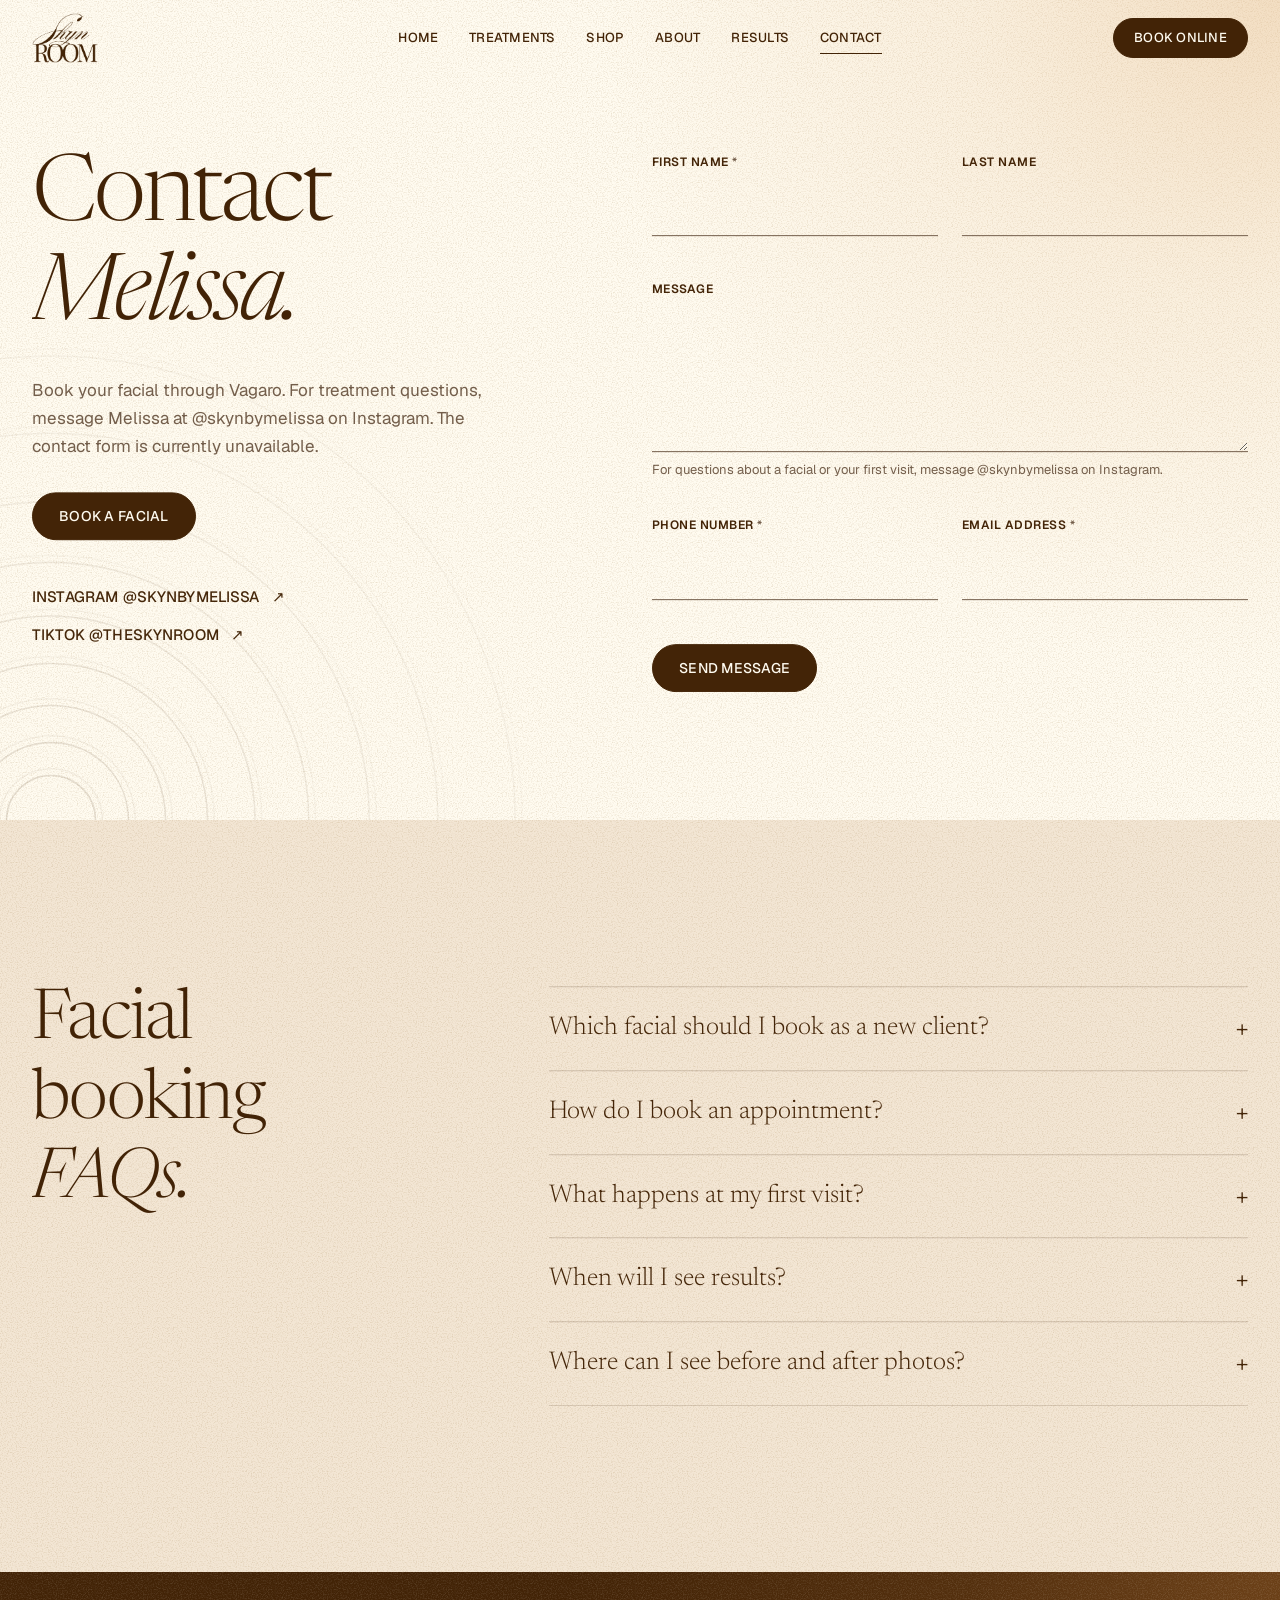
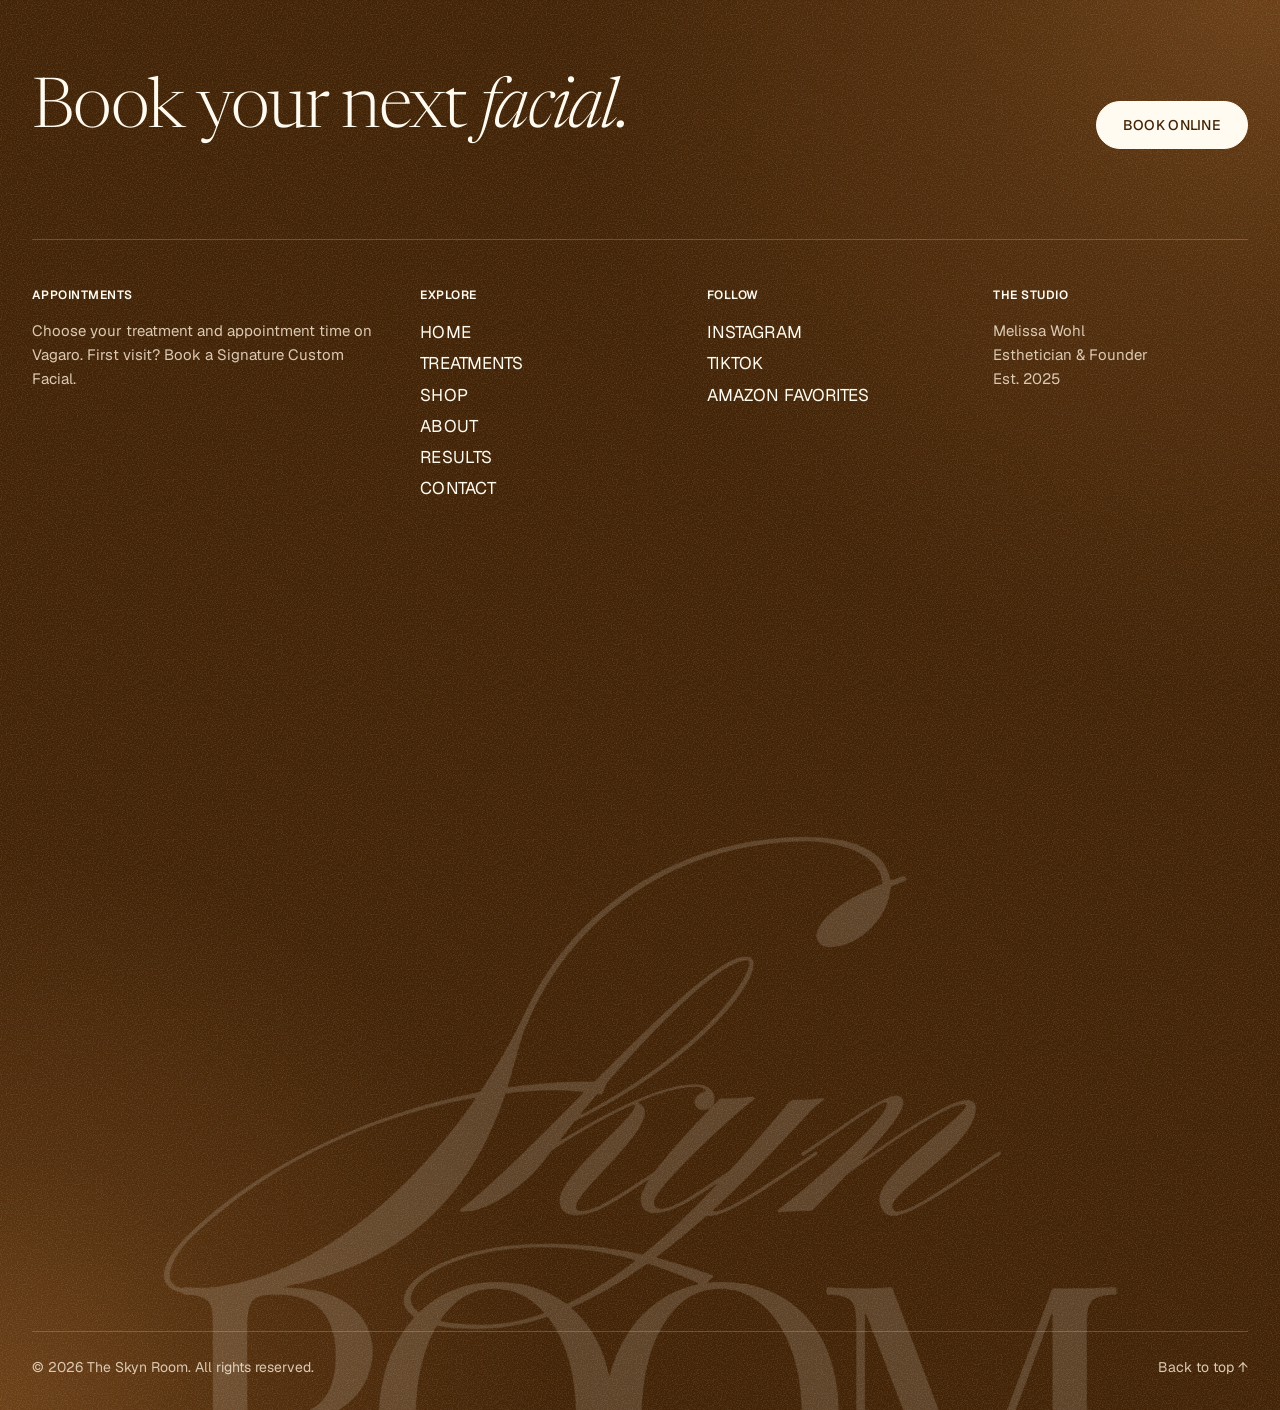
<file: contact.html>
<!doctype html>
<html lang="en" class="js">
<head>
  <meta charset="utf-8">
  <meta name="viewport" content="width=device-width, initial-scale=1">
  <title>Contact &amp; Facial Appointments | The Skyn Room</title>
  <meta name="description" content="Book a facial at The Skyn Room through Vagaro. Message Melissa Wohl on Instagram with treatment questions and find answers about your first appointment.">
  <meta name="theme-color" content="#FFFBF0" media="(prefers-color-scheme: light)">
  <meta name="theme-color" content="#1B1006" media="(prefers-color-scheme: dark)">
  <link rel="canonical" href="https://www.theskynroom.com/contact.html">
  <link rel="icon" href="assets/img/favicon.png" type="image/png">
  <link rel="apple-touch-icon" href="assets/img/apple-touch-icon.png">
  <meta property="og:type" content="website">
  <meta property="og:title" content="Contact &amp; Facial Appointments | The Skyn Room">
  <meta property="og:description" content="Book your facial through Vagaro or message esthetician Melissa Wohl on Instagram. Find out what to book and what to expect at your first appointment.">
  <meta property="og:image" content="https://www.theskynroom.com/assets/img/og.jpg">
  <meta name="twitter:card" content="summary_large_image">
  <link rel="preload" href="assets/fonts/newsreader-latin.woff2" as="font" type="font/woff2" crossorigin>
  <link rel="stylesheet" href="assets/vendor/lenis.css">
  <link rel="stylesheet" href="assets/css/style.css">
  <script>setTimeout(function(){if(!window.__skynReady){var h=document.documentElement;h.classList.remove("js");h.classList.add("no-js");}},2500);</script>
</head>
<body id="top" data-page="contact">
  <a class="skip-link" href="#main">Skip to content</a>
  <div class="curtain" aria-hidden="true"><img class="logo-img" src="assets/img/logo-cream.webp" alt="" width="1600" height="1215"></div>

  <header class="site-header">
    <div class="wrap site-header__inner">
      <a class="logo" href="index.html" aria-label="The Skyn Room, home"><picture><source srcset="assets/img/logo-cream.webp" media="(prefers-color-scheme: dark)"><img class="logo-img" src="assets/img/logo-brown.webp" alt="" width="1600" height="1215"></picture></a>
      <nav class="nav" aria-label="Main">
        <a href="index.html">Home</a>
        <a href="treatments.html">Treatments</a>
        <a href="shop.html">Shop</a>
        <a href="about.html">About</a>
        <a href="results.html">Results</a>
        <a href="contact.html" aria-current="page">Contact</a>
      </nav>
      <div class="header-cta">
        <a class="btn btn--sm" data-book href="https://www.vagaro.com/theskynroom1/services" target="_blank" rel="noopener">Book Online</a>
        <button class="menu-toggle" type="button" aria-expanded="false" aria-controls="mobile-menu">Menu</button>
      </div>
    </div>
  </header>

  <div class="mobile-menu" id="mobile-menu" aria-hidden="true">
    <div class="mobile-menu__top">
      <img class="logo-img" src="assets/img/logo-cream.webp" alt="" width="1600" height="1215">
      <button class="menu-close" type="button">Close</button>
    </div>
    <nav aria-label="Mobile">
      <a href="index.html">Home</a>
      <a href="treatments.html">Treatments</a>
      <a href="shop.html">Shop</a>
      <a href="about.html">About</a>
      <a href="results.html">Results</a>
      <a href="contact.html" aria-current="page">Contact</a>
    </nav>
    <div class="mobile-menu__foot">
      <a class="btn btn--light" data-book href="https://www.vagaro.com/theskynroom1/services" target="_blank" rel="noopener">Book Online</a>
      <div class="social">
        <a class="small" href="https://www.instagram.com/skynbymelissa" target="_blank" rel="noopener">Instagram</a>
        <a class="small" href="https://www.tiktok.com/@theskynroom" target="_blank" rel="noopener">TikTok</a>
      </div>
    </div>
  </div>

  <main id="main">

    <section class="contact has-ripple" aria-label="Contact" data-edit-section="Top of the page">
      <div class="wrap contact__grid">
        <div class="contact__intro">
          <h1 class="h-display h-display--md" data-split data-delay="0.1" data-edit="contact.hero.heading">Contact <em>Melissa.</em></h1>
          <p class="body" data-reveal data-delay="0.3" data-edit="contact.hero.text">Book your facial through Vagaro. For treatment questions, message Melissa at @skynbymelissa on Instagram. The contact form is currently unavailable.</p>
          <a class="btn" data-book href="https://www.vagaro.com/theskynroom1/services" target="_blank" rel="noopener" data-reveal data-delay="0.4">Book a Facial</a>
          <ul class="contact__links" data-reveal data-delay="0.5">
            <li><a class="link-arrow" href="https://www.instagram.com/skynbymelissa" target="_blank" rel="noopener">Instagram @skynbymelissa <span class="arr">↗</span></a></li>
            <li><a class="link-arrow" href="https://www.tiktok.com/@theskynroom" target="_blank" rel="noopener">TikTok @theskynroom <span class="arr">↗</span></a></li>
          </ul>
        </div>

        <div class="contact__form" data-reveal data-delay="0.35">
          <!-- Connect the form: replace YOUR_FORM_ID with a Formspree form id
               (formspree.io), or point action at any endpoint that accepts POST. -->
          <form class="form" action="https://formspree.io/f/YOUR_FORM_ID" method="POST" novalidate>
            <div class="field">
              <label for="first_name">First name <span class="req" aria-hidden="true">*</span></label>
              <input id="first_name" name="first_name" type="text" autocomplete="given-name" required aria-describedby="first_name-error">
              <span class="error" id="first_name-error"></span>
            </div>
            <div class="field">
              <label for="last_name">Last name</label>
              <input id="last_name" name="last_name" type="text" autocomplete="family-name">
            </div>
            <div class="field field--full">
              <label for="message">Message</label>
              <textarea id="message" name="message" rows="4" aria-describedby="message-hint"></textarea>
              <span class="hint" id="message-hint">For questions about a facial or your first visit, message @skynbymelissa on Instagram.</span>
            </div>
            <div class="field">
              <label for="phone">Phone number <span class="req" aria-hidden="true">*</span></label>
              <input id="phone" name="phone" type="tel" autocomplete="tel" required aria-describedby="phone-error">
              <span class="error" id="phone-error"></span>
            </div>
            <div class="field">
              <label for="email">Email address <span class="req" aria-hidden="true">*</span></label>
              <input id="email" name="email" type="email" autocomplete="email" required aria-describedby="email-error">
              <span class="error" id="email-error"></span>
            </div>
            <div class="form__foot">
              <button class="btn" type="submit"><span class="btn__label">Send Message</span></button>
              <p class="form__status" role="status" aria-live="polite"></p>
            </div>
          </form>
        </div>
      </div>
    </section>

    <section class="section faq tone-sand" aria-label="Frequently asked questions" data-edit-section="Questions (FAQ)">
      <div class="wrap faq__grid">
        <div class="faq__head">
          <h2 class="h-section" data-split data-edit="contact.faq.heading">Facial booking <em>FAQs.</em></h2>
        </div>
        <div class="faq__list" data-reveal>
          <details class="faq__item">
            <summary><span data-edit="contact.faq.1-q" data-label="Question 1">Which facial should I book as a new client?</span><span class="sign" aria-hidden="true">+</span></summary>
            <div class="faq__answer"><p data-edit="contact.faq.1-a" data-label="Answer 1">Book the Signature Custom Facial for your first appointment. Melissa will assess your skin, review your routine and discuss your concerns before recommending future treatments.</p></div>
          </details>
          <details class="faq__item">
            <summary><span data-edit="contact.faq.2-q" data-label="Question 2">How do I book an appointment?</span><span class="sign" aria-hidden="true">+</span></summary>
            <div class="faq__answer"><p data-edit="contact.faq.2-a" data-label="Answer 2">Open the <a data-book href="https://www.vagaro.com/theskynroom1/services" target="_blank" rel="noopener">Vagaro booking page</a>, select your treatment and choose an available appointment time.</p></div>
          </details>
          <details class="faq__item">
            <summary><span data-edit="contact.faq.3-q" data-label="Question 3">What happens at my first visit?</span><span class="sign" aria-hidden="true">+</span></summary>
            <div class="faq__answer"><p data-edit="contact.faq.3-a" data-label="Answer 3">Your Signature Custom Facial starts with a consultation about your skin history, skincare routine and goals. Melissa then tailors the facial to your skin’s needs.</p></div>
          </details>
          <details class="faq__item">
            <summary><span data-edit="contact.faq.4-q" data-label="Question 4">When will I see results?</span><span class="sign" aria-hidden="true">+</span></summary>
            <div class="faq__answer"><p data-edit="contact.faq.4-a" data-label="Answer 4">Results vary by skin concern and treatment. During your consultation, Melissa will explain what to expect and discuss a treatment plan based on your goals.</p></div>
          </details>
          <details class="faq__item">
            <summary><span data-edit="contact.faq.5-q" data-label="Question 5">Where can I see before and after photos?</span><span class="sign" aria-hidden="true">+</span></summary>
            <div class="faq__answer"><p data-edit="contact.faq.5-a" data-label="Answer 5">View client <a href="results.html">before and after photos</a>, or visit <a href="https://www.instagram.com/skynbymelissa" target="_blank" rel="noopener">@skynbymelissa</a> on Instagram for more treatment updates.</p></div>
          </details>
        </div>
      </div>
    </section>

  </main>

  <footer class="site-footer tone-cocoa" data-edit-section="Footer">
    <div class="wrap">
      <div class="footer-cta">
        <h2 class="h-section" data-split data-edit="footer.heading">Book your next <em>facial.</em></h2>
        <a class="btn" data-book href="https://www.vagaro.com/theskynroom1/services" target="_blank" rel="noopener">Book Online</a>
      </div>
      <div class="footer-cols">
        <div>
          <h4 class="label">Appointments</h4>
          <p data-edit="footer.appointments" data-label="Appointments text">Choose your treatment and appointment time on Vagaro. First visit? Book a Signature Custom Facial.</p>
        </div>
        <div>
          <h4 class="label">Explore</h4>
          <ul>
            <li><a href="index.html">Home</a></li>
            <li><a href="treatments.html">Treatments</a></li>
            <li><a href="shop.html">Shop</a></li>
            <li><a href="about.html">About</a></li>
            <li><a href="results.html">Results</a></li>
            <li><a href="contact.html">Contact</a></li>
          </ul>
        </div>
        <div>
          <h4 class="label">Follow</h4>
          <ul>
            <li><a href="https://www.instagram.com/skynbymelissa" target="_blank" rel="noopener">Instagram</a></li>
            <li><a href="https://www.tiktok.com/@theskynroom" target="_blank" rel="noopener">TikTok</a></li>
            <li><a href="https://www.amazon.com/gp/profile/amzn1.account.AG4PQDUS6YXJBGA246PTV4RUSUZA" target="_blank" rel="noopener">Amazon Favorites</a></li>
          </ul>
        </div>
        <div>
          <h4 class="label">The Studio</h4>
          <p data-edit="footer.studio" data-label="The Studio text">Melissa Wohl<br>Esthetician &amp; Founder<br>Est. 2025</p>
        </div>
      </div>
      <div class="footer-mark" aria-hidden="true"><img class="logo-img" loading="lazy" src="assets/img/logo-cream.webp" alt="" width="1600" height="1215"></div>
      <div class="footer-bottom">
        <span data-edit="footer.copyright" data-label="Copyright line">© 2026 The Skyn Room. All rights reserved.</span>
        <a href="#top">Back to top ↑</a>
      </div>
    </div>
  </footer>

  <script src="assets/vendor/gsap.min.js"></script>
  <script src="assets/vendor/ScrollTrigger.min.js"></script>
  <script src="assets/vendor/SplitText.min.js"></script>
  <script src="assets/vendor/lenis.min.js"></script>
  <script src="assets/js/content.js"></script>
  <script src="assets/js/main.js"></script>
</body>
</html>
</file>
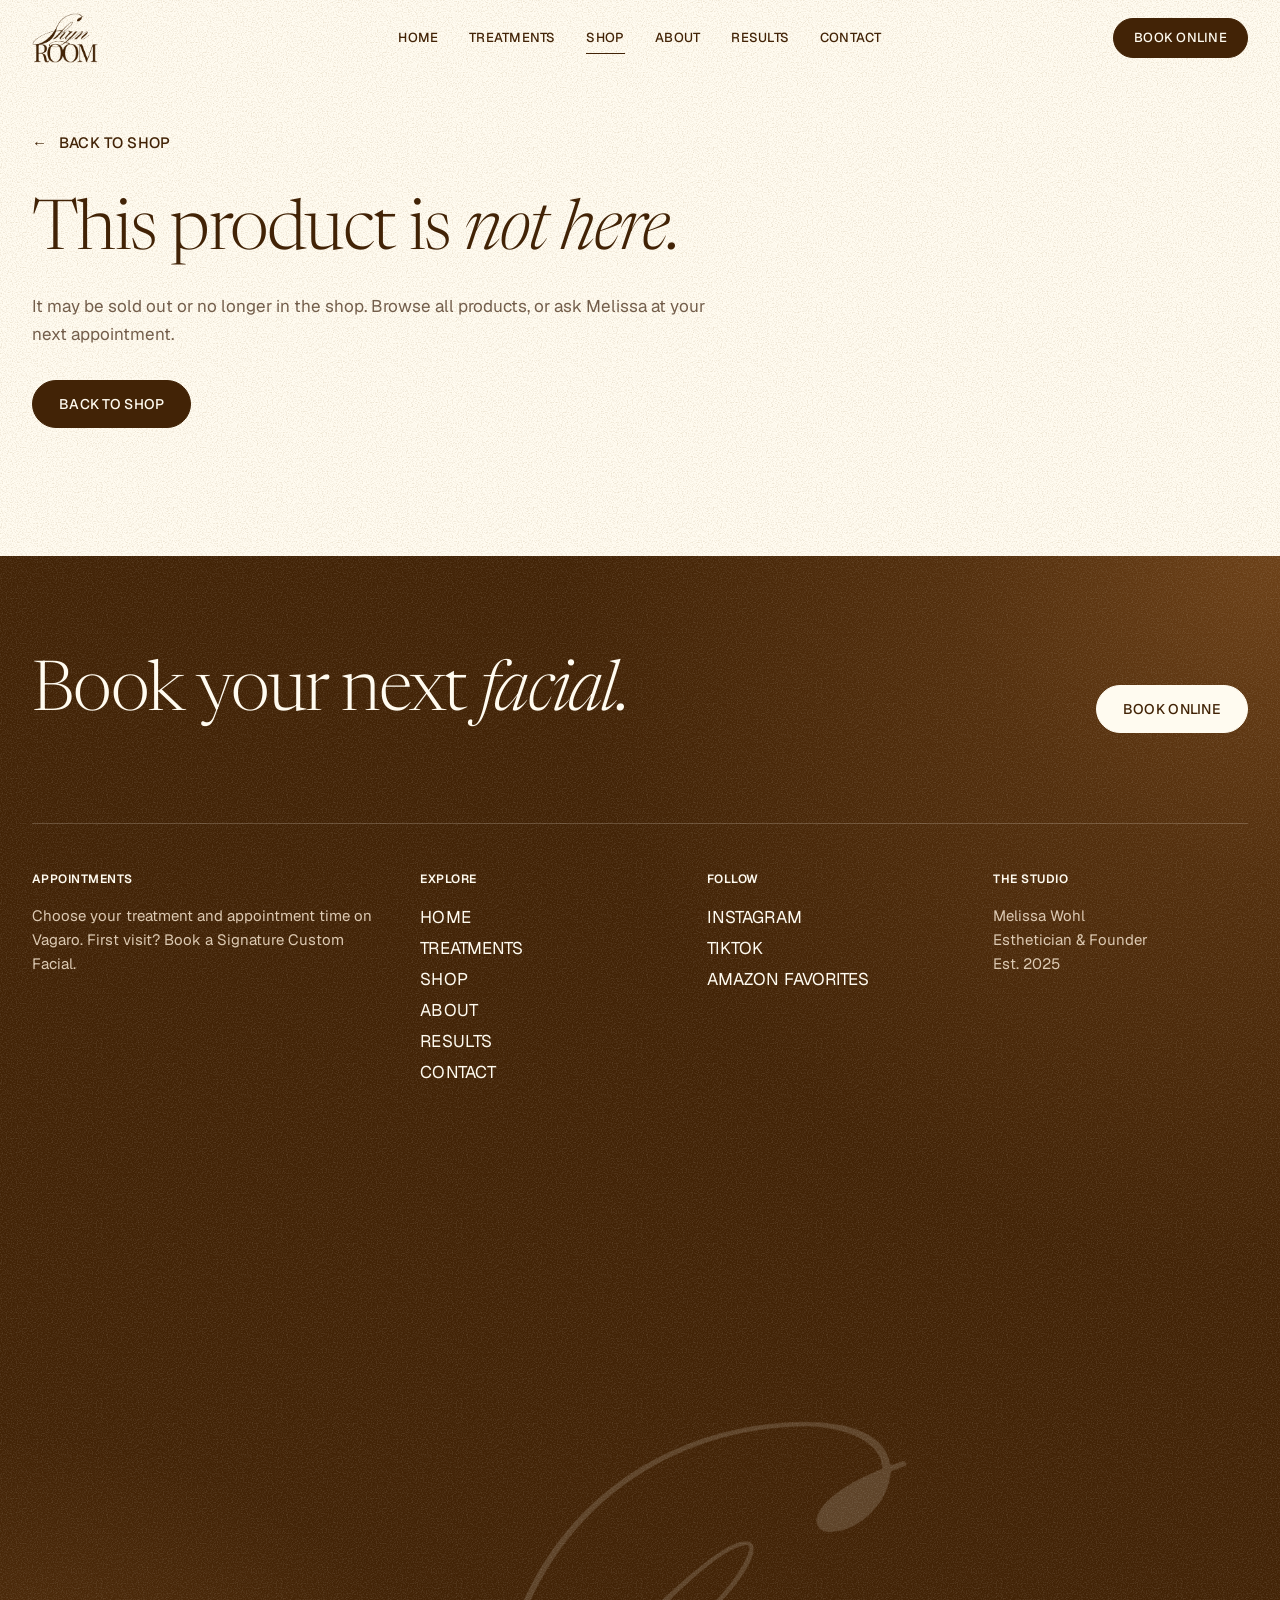
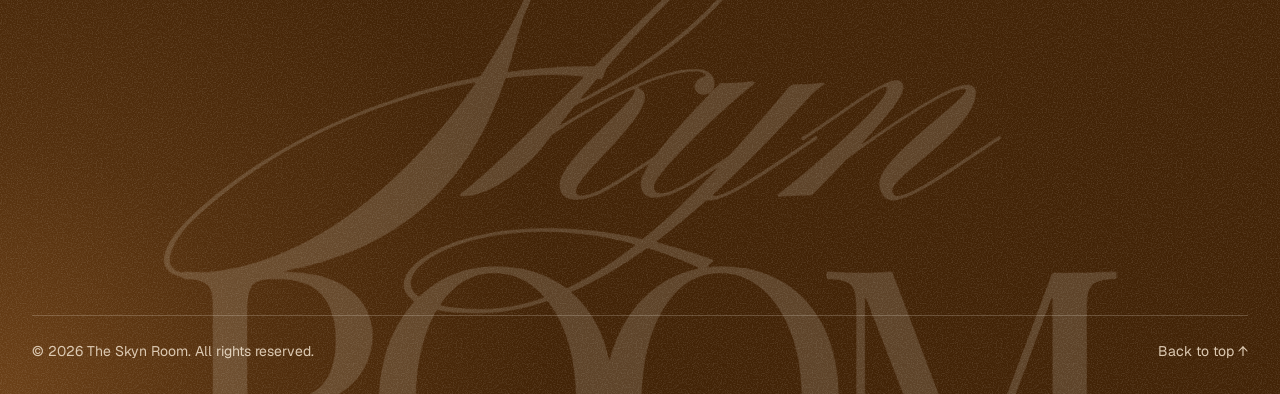
<file: product.html>
<!doctype html>
<html lang="en" class="js">
<head>
  <meta charset="utf-8">
  <meta name="viewport" content="width=device-width, initial-scale=1">
  <title>Product | The Skyn Room</title>
  <meta name="description" content="Skincare Melissa Wohl uses and recommends at The Skyn Room.">
  <meta name="theme-color" content="#FFFBF0" media="(prefers-color-scheme: light)">
  <meta name="theme-color" content="#1B1006" media="(prefers-color-scheme: dark)">
  <link rel="canonical" href="https://www.theskynroom.com/shop.html">
  <link rel="icon" href="assets/img/favicon.png" type="image/png">
  <link rel="apple-touch-icon" href="assets/img/apple-touch-icon.png">
  <meta property="og:type" content="product">
  <meta property="og:title" content="Product | The Skyn Room">
  <meta property="og:description" content="Skincare Melissa Wohl uses in the treatment room and recommends for your routine at home.">
  <meta property="og:image" content="https://www.theskynroom.com/assets/img/og.jpg">
  <meta name="twitter:card" content="summary_large_image">
  <link rel="preload" href="assets/fonts/newsreader-latin.woff2" as="font" type="font/woff2" crossorigin>
  <link rel="stylesheet" href="assets/vendor/lenis.css">
  <link rel="stylesheet" href="assets/css/style.css">
  <script>setTimeout(function(){if(!window.__skynReady){var h=document.documentElement;h.classList.remove("js");h.classList.add("no-js");}},2500);</script>
</head>
<body id="top" data-page="product">
  <a class="skip-link" href="#main">Skip to content</a>
  <div class="curtain" aria-hidden="true"><img class="logo-img" src="assets/img/logo-cream.webp" alt="" width="1600" height="1215"></div>

  <header class="site-header">
    <div class="wrap site-header__inner">
      <a class="logo" href="index.html" aria-label="The Skyn Room, home"><picture><source srcset="assets/img/logo-cream.webp" media="(prefers-color-scheme: dark)"><img class="logo-img" src="assets/img/logo-brown.webp" alt="" width="1600" height="1215"></picture></a>
      <nav class="nav" aria-label="Main">
        <a href="index.html">Home</a>
        <a href="treatments.html">Treatments</a>
        <a href="shop.html" aria-current="page">Shop</a>
        <a href="about.html">About</a>
        <a href="results.html">Results</a>
        <a href="contact.html">Contact</a>
      </nav>
      <div class="header-cta">
        <a class="btn btn--sm" data-book href="https://www.vagaro.com/theskynroom1/services" target="_blank" rel="noopener">Book Online</a>
        <button class="menu-toggle" type="button" aria-expanded="false" aria-controls="mobile-menu">Menu</button>
      </div>
    </div>
  </header>

  <div class="mobile-menu" id="mobile-menu" aria-hidden="true">
    <div class="mobile-menu__top">
      <img class="logo-img" src="assets/img/logo-cream.webp" alt="" width="1600" height="1215">
      <button class="menu-close" type="button">Close</button>
    </div>
    <nav aria-label="Mobile">
      <a href="index.html">Home</a>
      <a href="treatments.html">Treatments</a>
      <a href="shop.html" aria-current="page">Shop</a>
      <a href="about.html">About</a>
      <a href="results.html">Results</a>
      <a href="contact.html">Contact</a>
    </nav>
    <div class="mobile-menu__foot">
      <a class="btn btn--light" data-book href="https://www.vagaro.com/theskynroom1/services" target="_blank" rel="noopener">Book Online</a>
      <div class="social">
        <a class="small" href="https://www.instagram.com/skynbymelissa" target="_blank" rel="noopener">Instagram</a>
        <a class="small" href="https://www.tiktok.com/@theskynroom" target="_blank" rel="noopener">TikTok</a>
      </div>
    </div>
  </div>

  <main id="main">

    <!-- PRODUCT: content.js fills this in from the studio (product.html?p=<slug>);
         if the product can't be found or loaded, the note below stays -->
    <section class="pdetail" aria-label="Product" data-edit-section="Product page">
      <div class="wrap">
        <a class="link-arrow pdetail__back" href="shop.html"><span class="arr">←</span> Back to Shop</a>
        <div class="pdetail__grid" data-live="product">
          <div class="pdetail__missing">
            <h1 class="h-section" data-edit="product.missing.heading" data-label="Heading when a product can’t be found">This product is <em>not here.</em></h1>
            <p class="body" data-edit="product.missing.text" data-label="Text when a product can’t be found">It may be sold out or no longer in the shop. Browse all products, or ask Melissa at your next appointment.</p>
            <a class="btn" href="shop.html">Back to Shop</a>
          </div>
        </div>
      </div>
    </section>

    <section class="section pmore tone-sand" aria-labelledby="more-title" data-edit-section="Product page" hidden>
      <div class="wrap">
        <h2 class="h-section pmore__title" id="more-title" data-edit="product.more.heading" data-label="Heading above other products">More from the <em>shop.</em></h2>
        <div class="shop__grid" data-live="product-more"></div>
      </div>
    </section>

  </main>

  <footer class="site-footer tone-cocoa" data-edit-section="Footer">
    <div class="wrap">
      <div class="footer-cta">
        <h2 class="h-section" data-split data-edit="footer.heading">Book your next <em>facial.</em></h2>
        <a class="btn" data-book href="https://www.vagaro.com/theskynroom1/services" target="_blank" rel="noopener">Book Online</a>
      </div>
      <div class="footer-cols">
        <div>
          <h4 class="label">Appointments</h4>
          <p data-edit="footer.appointments" data-label="Appointments text">Choose your treatment and appointment time on Vagaro. First visit? Book a Signature Custom Facial.</p>
        </div>
        <div>
          <h4 class="label">Explore</h4>
          <ul>
            <li><a href="index.html">Home</a></li>
            <li><a href="treatments.html">Treatments</a></li>
            <li><a href="shop.html">Shop</a></li>
            <li><a href="about.html">About</a></li>
            <li><a href="results.html">Results</a></li>
            <li><a href="contact.html">Contact</a></li>
          </ul>
        </div>
        <div>
          <h4 class="label">Follow</h4>
          <ul>
            <li><a href="https://www.instagram.com/skynbymelissa" target="_blank" rel="noopener">Instagram</a></li>
            <li><a href="https://www.tiktok.com/@theskynroom" target="_blank" rel="noopener">TikTok</a></li>
            <li><a href="https://www.amazon.com/gp/profile/amzn1.account.AG4PQDUS6YXJBGA246PTV4RUSUZA" target="_blank" rel="noopener">Amazon Favorites</a></li>
          </ul>
        </div>
        <div>
          <h4 class="label">The Studio</h4>
          <p data-edit="footer.studio" data-label="The Studio text">Melissa Wohl<br>Esthetician &amp; Founder<br>Est. 2025</p>
        </div>
      </div>
      <div class="footer-mark" aria-hidden="true"><img class="logo-img" loading="lazy" src="assets/img/logo-cream.webp" alt="" width="1600" height="1215"></div>
      <div class="footer-bottom">
        <span data-edit="footer.copyright" data-label="Copyright line">© 2026 The Skyn Room. All rights reserved.</span>
        <a href="#top">Back to top ↑</a>
      </div>
    </div>
  </footer>

  <script src="assets/vendor/gsap.min.js"></script>
  <script src="assets/vendor/ScrollTrigger.min.js"></script>
  <script src="assets/vendor/SplitText.min.js"></script>
  <script src="assets/vendor/lenis.min.js"></script>
  <script src="assets/js/content.js"></script>
  <script src="assets/js/main.js"></script>
</body>
</html>
</file>
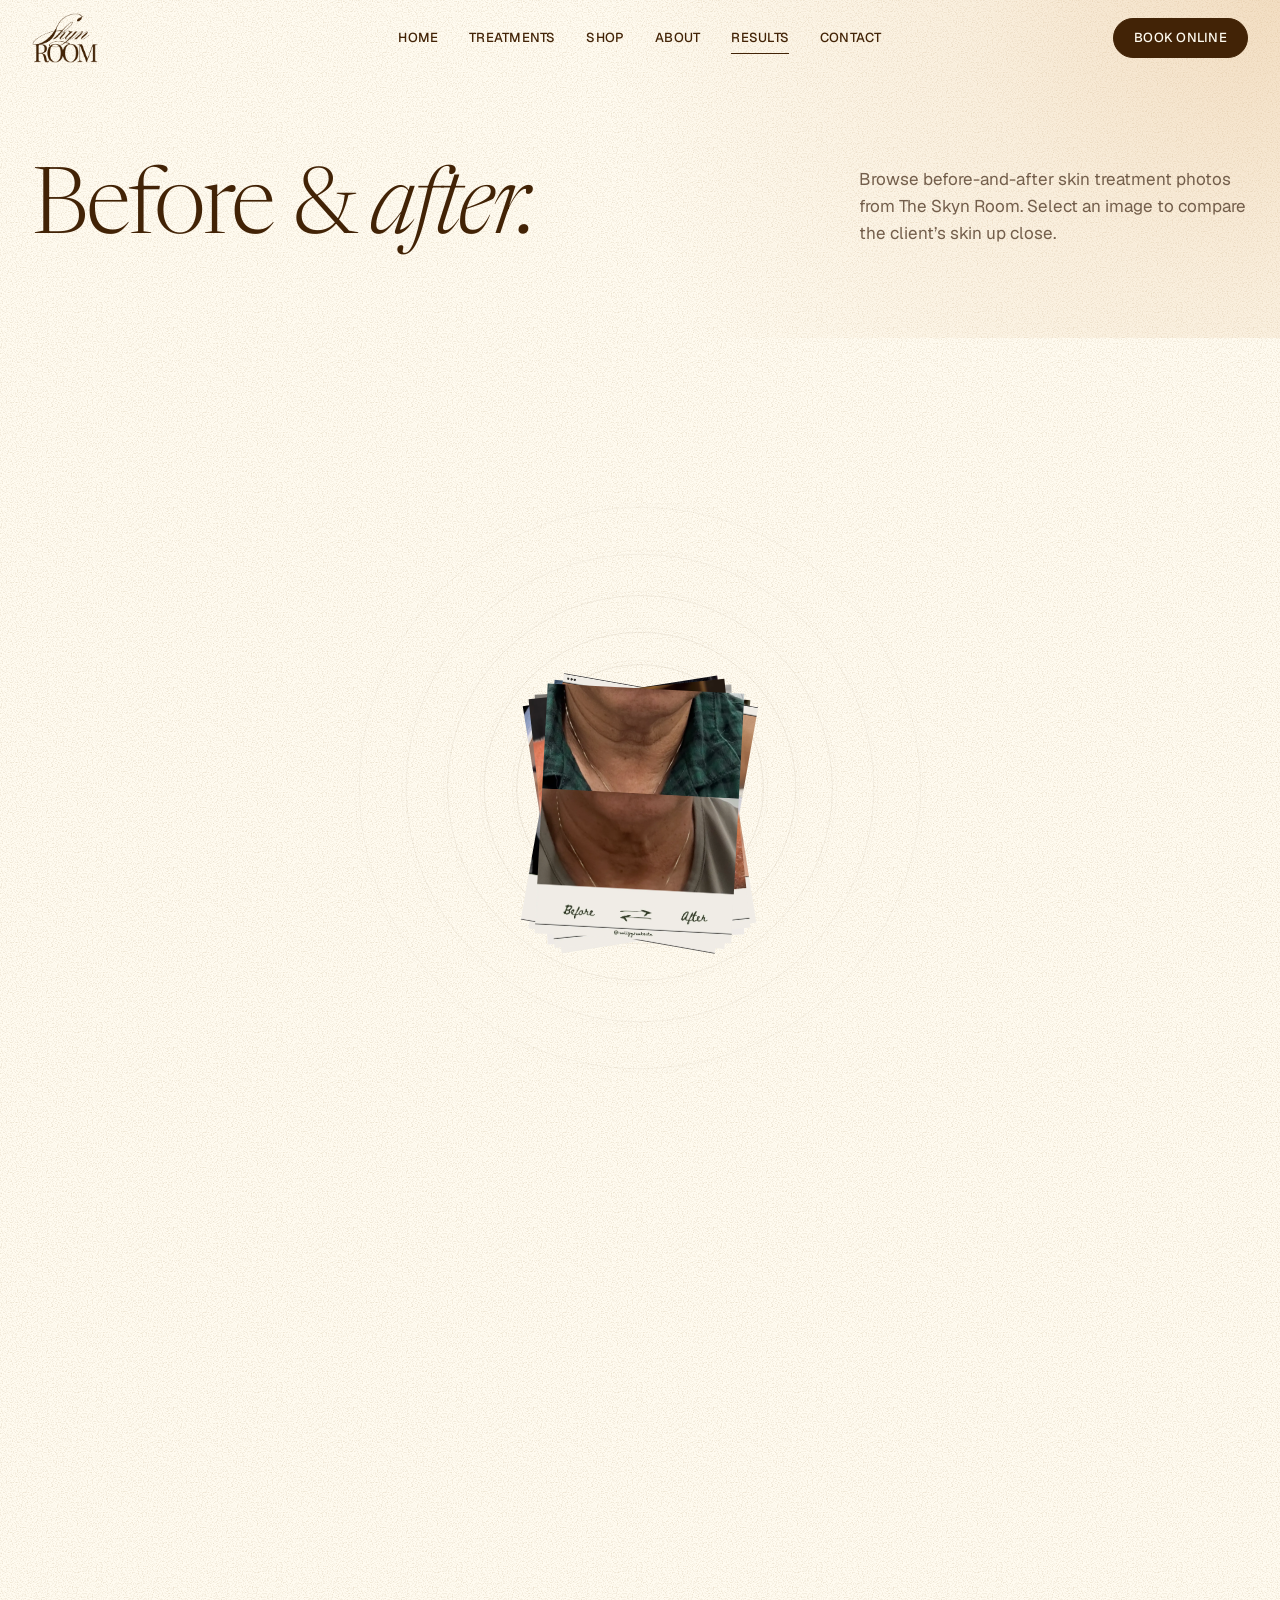
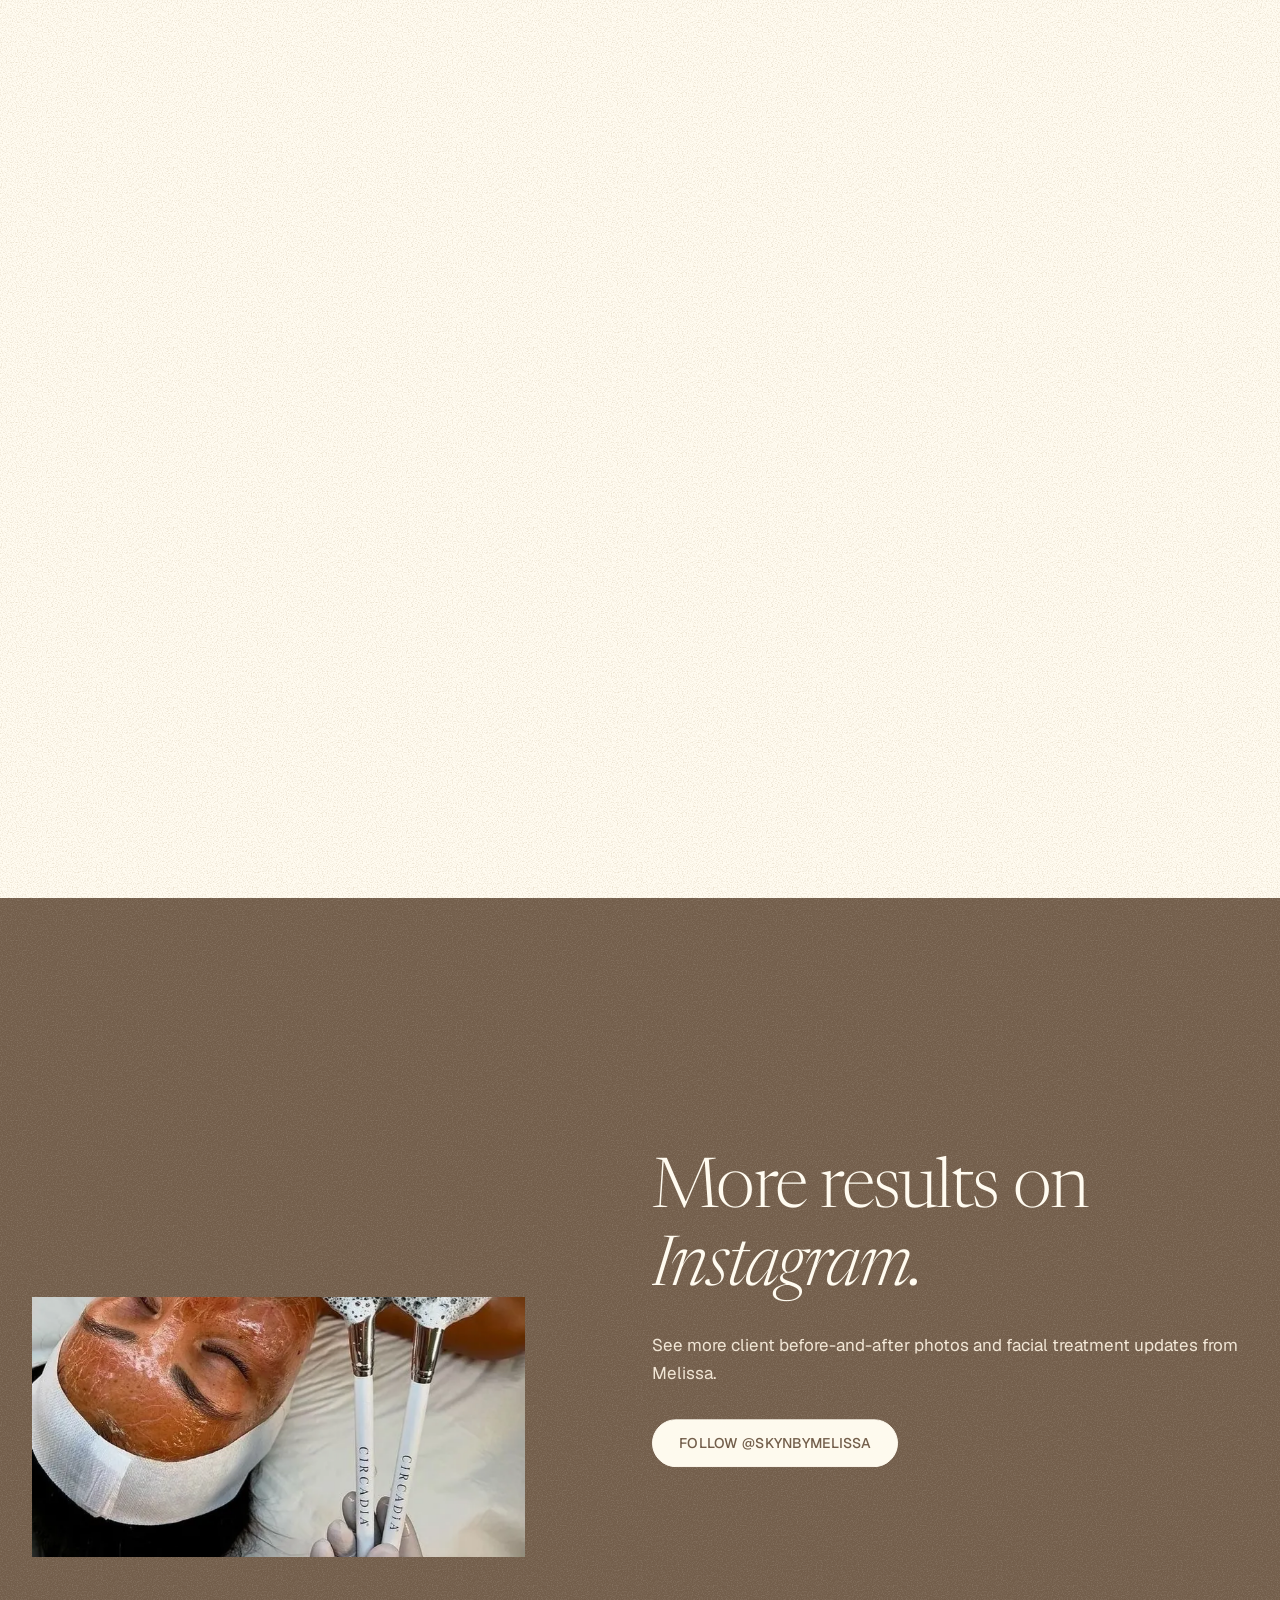
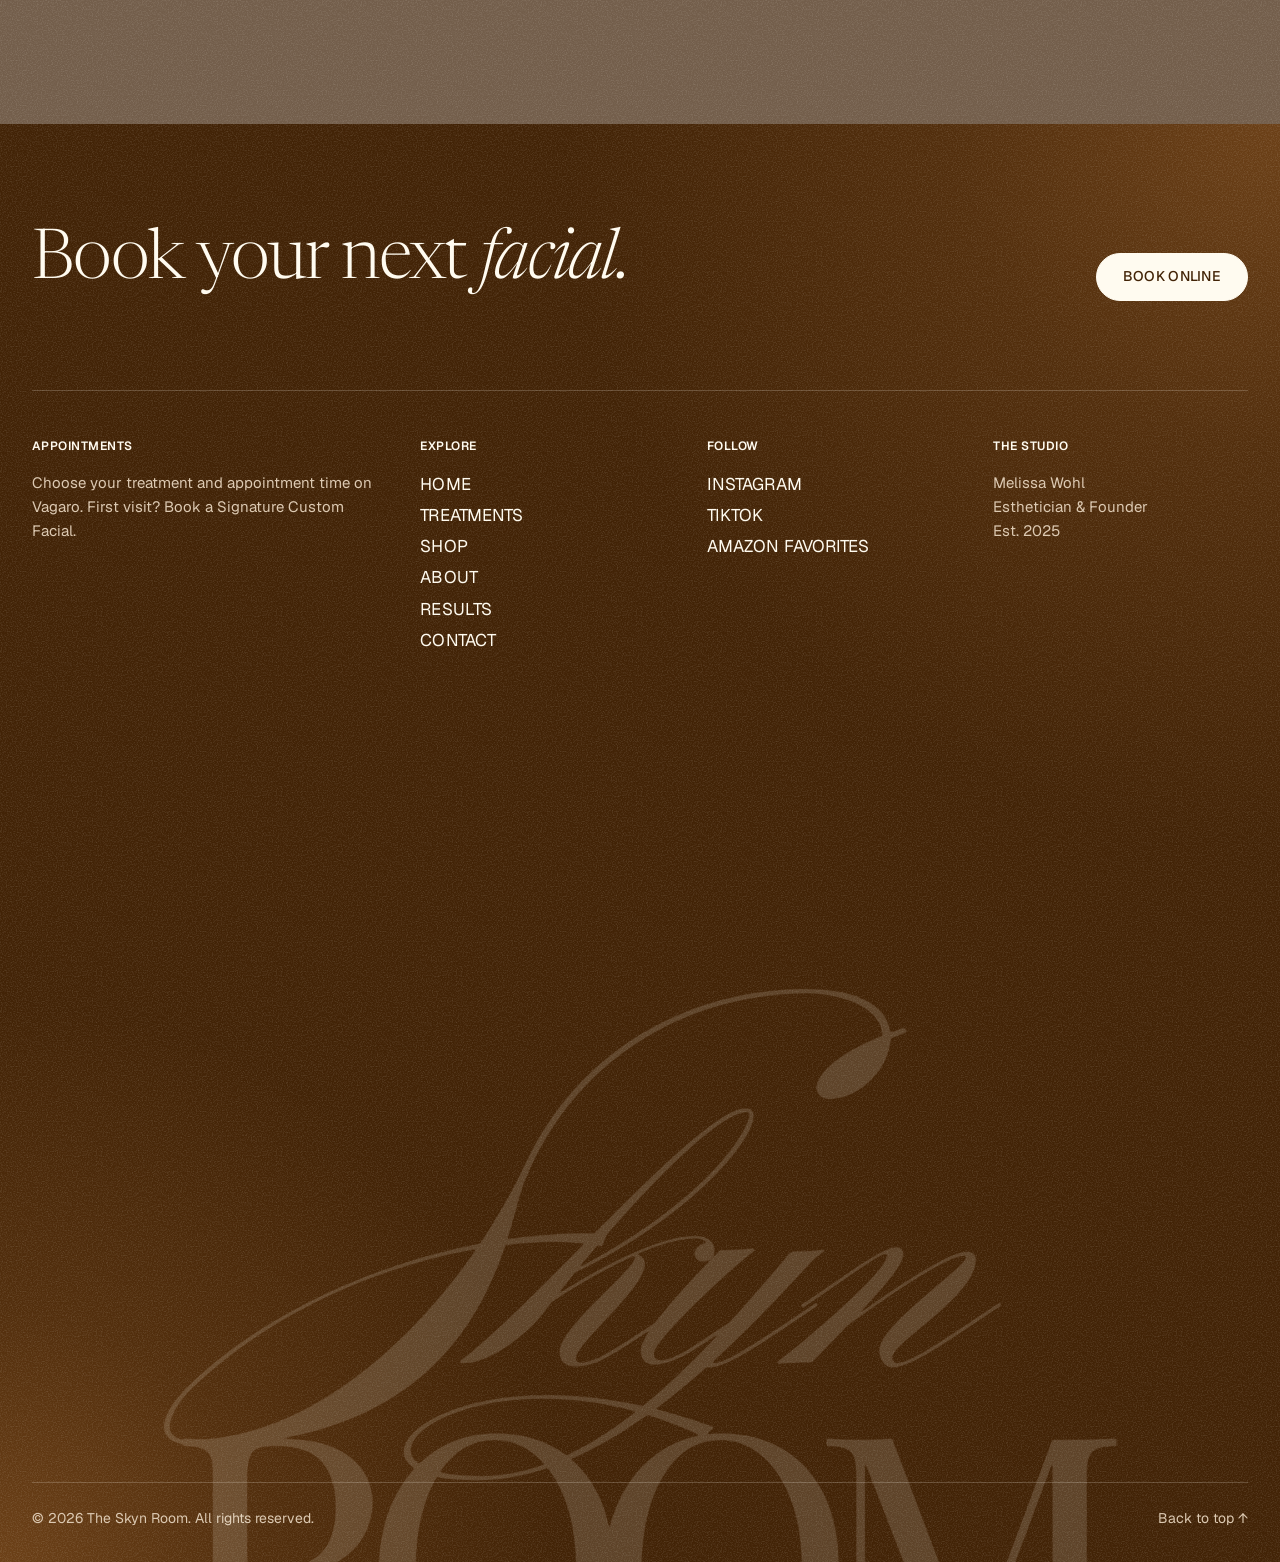
<file: results.html>
<!doctype html>
<html lang="en" class="js">
<head>
  <meta charset="utf-8">
  <meta name="viewport" content="width=device-width, initial-scale=1">
  <title>Skin Treatment Before &amp; After | The Skyn Room</title>
  <meta name="description" content="Browse before-and-after skin treatment photos from The Skyn Room. View close-ups of the face and neck, and explore facial treatments with Melissa Wohl.">
  <meta name="theme-color" content="#FFFBF0" media="(prefers-color-scheme: light)">
  <meta name="theme-color" content="#1B1006" media="(prefers-color-scheme: dark)">
  <link rel="canonical" href="https://www.theskynroom.com/results.html">
  <link rel="icon" href="assets/img/favicon.png" type="image/png">
  <link rel="apple-touch-icon" href="assets/img/apple-touch-icon.png">
  <meta property="og:type" content="website">
  <meta property="og:title" content="Skin Treatment Before &amp; After | The Skyn Room">
  <meta property="og:description" content="View before-and-after skin treatment photos from The Skyn Room, including full-face comparisons and close-ups of the nose and neck.">
  <meta property="og:image" content="https://www.theskynroom.com/assets/img/og.jpg">
  <meta name="twitter:card" content="summary_large_image">
  <link rel="preload" href="assets/fonts/newsreader-latin.woff2" as="font" type="font/woff2" crossorigin>
  <link rel="stylesheet" href="assets/vendor/lenis.css">
  <link rel="stylesheet" href="assets/css/style.css">
  <script>setTimeout(function(){if(!window.__skynReady){var h=document.documentElement;h.classList.remove("js");h.classList.add("no-js");}},2500);</script>
</head>
<body id="top" data-page="results">
  <a class="skip-link" href="#main">Skip to content</a>
  <div class="curtain" aria-hidden="true"><img class="logo-img" src="assets/img/logo-cream.webp" alt="" width="1600" height="1215"></div>

  <header class="site-header">
    <div class="wrap site-header__inner">
      <a class="logo" href="index.html" aria-label="The Skyn Room, home"><picture><source srcset="assets/img/logo-cream.webp" media="(prefers-color-scheme: dark)"><img class="logo-img" src="assets/img/logo-brown.webp" alt="" width="1600" height="1215"></picture></a>
      <nav class="nav" aria-label="Main">
        <a href="index.html">Home</a>
        <a href="treatments.html">Treatments</a>
        <a href="shop.html">Shop</a>
        <a href="about.html">About</a>
        <a href="results.html" aria-current="page">Results</a>
        <a href="contact.html">Contact</a>
      </nav>
      <div class="header-cta">
        <a class="btn btn--sm" data-book href="https://www.vagaro.com/theskynroom1/services" target="_blank" rel="noopener">Book Online</a>
        <button class="menu-toggle" type="button" aria-expanded="false" aria-controls="mobile-menu">Menu</button>
      </div>
    </div>
  </header>

  <div class="mobile-menu" id="mobile-menu" aria-hidden="true">
    <div class="mobile-menu__top">
      <img class="logo-img" src="assets/img/logo-cream.webp" alt="" width="1600" height="1215">
      <button class="menu-close" type="button">Close</button>
    </div>
    <nav aria-label="Mobile">
      <a href="index.html">Home</a>
      <a href="treatments.html">Treatments</a>
      <a href="shop.html">Shop</a>
      <a href="about.html">About</a>
      <a href="results.html" aria-current="page">Results</a>
      <a href="contact.html">Contact</a>
    </nav>
    <div class="mobile-menu__foot">
      <a class="btn btn--light" data-book href="https://www.vagaro.com/theskynroom1/services" target="_blank" rel="noopener">Book Online</a>
      <div class="social">
        <a class="small" href="https://www.instagram.com/skynbymelissa" target="_blank" rel="noopener">Instagram</a>
        <a class="small" href="https://www.tiktok.com/@theskynroom" target="_blank" rel="noopener">TikTok</a>
      </div>
    </div>
  </div>

  <main id="main">

    <section class="page-hero" data-edit-section="Top of the page">
      <div class="wrap page-hero__row">
        <h1 class="h-display h-display--md page-hero__title" data-split data-delay="0.1" data-edit="results.hero.heading">Before &amp; <em>after.</em></h1>
        <div class="page-hero__aside" data-reveal data-delay="0.3">
          <p data-edit="results.hero.text">Browse before-and-after skin treatment photos from The Skyn Room. Select an image to compare the client’s skin up close.</p>
        </div>
      </div>
    </section>

    <!-- DECK: stacked results spread into a grid while pinned. content.js puts
         the first six photos from the studio here and the rest in .ba-more -->
    <section class="deck-section has-ripple" aria-label="Before and after gallery">
      <div class="deck" data-live="deck">
        <button class="deck__item" type="button" data-full="assets/img/ba-3.webp" data-alt="Side-by-side before-and-after photos of a client’s face" aria-label="Enlarge before-and-after photos: full face">
          <img src="assets/img/ba-3.webp" alt="Side-by-side before-and-after photos of a client’s face" width="1122" height="1300">
        </button>
        <button class="deck__item" type="button" data-full="assets/img/ba-2.webp" data-alt="Before-and-after photos of a client’s cheek and side profile" aria-label="Enlarge before-and-after photos: cheek and side profile">
          <img src="assets/img/ba-2.webp" alt="Before-and-after photos of a client’s cheek and side profile" width="1040" height="1300">
        </button>
        <button class="deck__item" type="button" data-full="assets/img/ba-6.webp" data-alt="Before-and-after photos of a bearded client’s forehead, nose and cheeks" aria-label="Enlarge before-and-after photos: forehead, nose and cheeks">
          <img src="assets/img/ba-6.webp" alt="Before-and-after photos of a bearded client’s forehead, nose and cheeks" width="1173" height="1300">
        </button>
        <button class="deck__item" type="button" data-full="assets/img/ba-5.webp" data-alt="Overhead before-and-after photos of a client’s face on the treatment bed" aria-label="Enlarge before-and-after photos: overhead facial comparison">
          <img src="assets/img/ba-5.webp" alt="Overhead before-and-after photos of a client’s face on the treatment bed" width="1078" height="1300">
        </button>
        <button class="deck__item" type="button" data-full="assets/img/ba-1.webp" data-alt="Before-and-after close-ups of a client’s nose and cheek" aria-label="Enlarge before-and-after photos: nose and cheek close-up">
          <img src="assets/img/ba-1.webp" alt="Before-and-after close-ups of a client’s nose and cheek" width="1040" height="1300">
        </button>
        <button class="deck__item" type="button" data-full="assets/img/ba-4.webp" data-alt="Before-and-after close-ups of a client’s neck" aria-label="Enlarge before-and-after photos: neck close-up">
          <img src="assets/img/ba-4.webp" alt="Before-and-after close-ups of a client’s neck" width="1040" height="1300">
        </button>
      </div>
    </section>

    <section class="section ba-more" aria-label="More before and after photos" hidden>
      <div class="wrap">
        <div class="ba-grid" data-live="results-more"></div>
      </div>
    </section>

    <section class="section tone-taupe" aria-label="Follow on Instagram" data-edit-section="Instagram">
      <div class="wrap ig-cta">
        <figure class="ig-cta__media media" data-img-reveal>
          <img src="assets/img/treat-botox.webp" alt="Treatment mask applied with fan brushes during a facial" width="736" height="917" loading="lazy" data-edit="results.instagram.photo">
        </figure>
        <div class="ig-cta__text">
          <h2 class="h-section" data-split data-edit="results.instagram.heading">More results on <em>Instagram.</em></h2>
          <p class="body" data-reveal data-edit="results.instagram.text">See more client before-and-after photos and facial treatment updates from Melissa.</p>
          <a class="btn" href="https://www.instagram.com/skynbymelissa" target="_blank" rel="noopener" data-reveal>Follow @skynbymelissa</a>
        </div>
      </div>
    </section>

  </main>

  <dialog class="lightbox" aria-label="Enlarged before-and-after photo">
    <div class="lightbox__inner"><img alt=""></div>
    <button class="lightbox__close" type="button">Close</button>
  </dialog>

  <footer class="site-footer tone-cocoa" data-edit-section="Footer">
    <div class="wrap">
      <div class="footer-cta">
        <h2 class="h-section" data-split data-edit="footer.heading">Book your next <em>facial.</em></h2>
        <a class="btn" data-book href="https://www.vagaro.com/theskynroom1/services" target="_blank" rel="noopener">Book Online</a>
      </div>
      <div class="footer-cols">
        <div>
          <h4 class="label">Appointments</h4>
          <p data-edit="footer.appointments" data-label="Appointments text">Choose your treatment and appointment time on Vagaro. First visit? Book a Signature Custom Facial.</p>
        </div>
        <div>
          <h4 class="label">Explore</h4>
          <ul>
            <li><a href="index.html">Home</a></li>
            <li><a href="treatments.html">Treatments</a></li>
            <li><a href="shop.html">Shop</a></li>
            <li><a href="about.html">About</a></li>
            <li><a href="results.html">Results</a></li>
            <li><a href="contact.html">Contact</a></li>
          </ul>
        </div>
        <div>
          <h4 class="label">Follow</h4>
          <ul>
            <li><a href="https://www.instagram.com/skynbymelissa" target="_blank" rel="noopener">Instagram</a></li>
            <li><a href="https://www.tiktok.com/@theskynroom" target="_blank" rel="noopener">TikTok</a></li>
            <li><a href="https://www.amazon.com/gp/profile/amzn1.account.AG4PQDUS6YXJBGA246PTV4RUSUZA" target="_blank" rel="noopener">Amazon Favorites</a></li>
          </ul>
        </div>
        <div>
          <h4 class="label">The Studio</h4>
          <p data-edit="footer.studio" data-label="The Studio text">Melissa Wohl<br>Esthetician &amp; Founder<br>Est. 2025</p>
        </div>
      </div>
      <div class="footer-mark" aria-hidden="true"><img class="logo-img" loading="lazy" src="assets/img/logo-cream.webp" alt="" width="1600" height="1215"></div>
      <div class="footer-bottom">
        <span data-edit="footer.copyright" data-label="Copyright line">© 2026 The Skyn Room. All rights reserved.</span>
        <a href="#top">Back to top ↑</a>
      </div>
    </div>
  </footer>

  <script src="assets/vendor/gsap.min.js"></script>
  <script src="assets/vendor/ScrollTrigger.min.js"></script>
  <script src="assets/vendor/SplitText.min.js"></script>
  <script src="assets/vendor/lenis.min.js"></script>
  <script src="assets/js/content.js"></script>
  <script src="assets/js/main.js"></script>
</body>
</html>
</file>
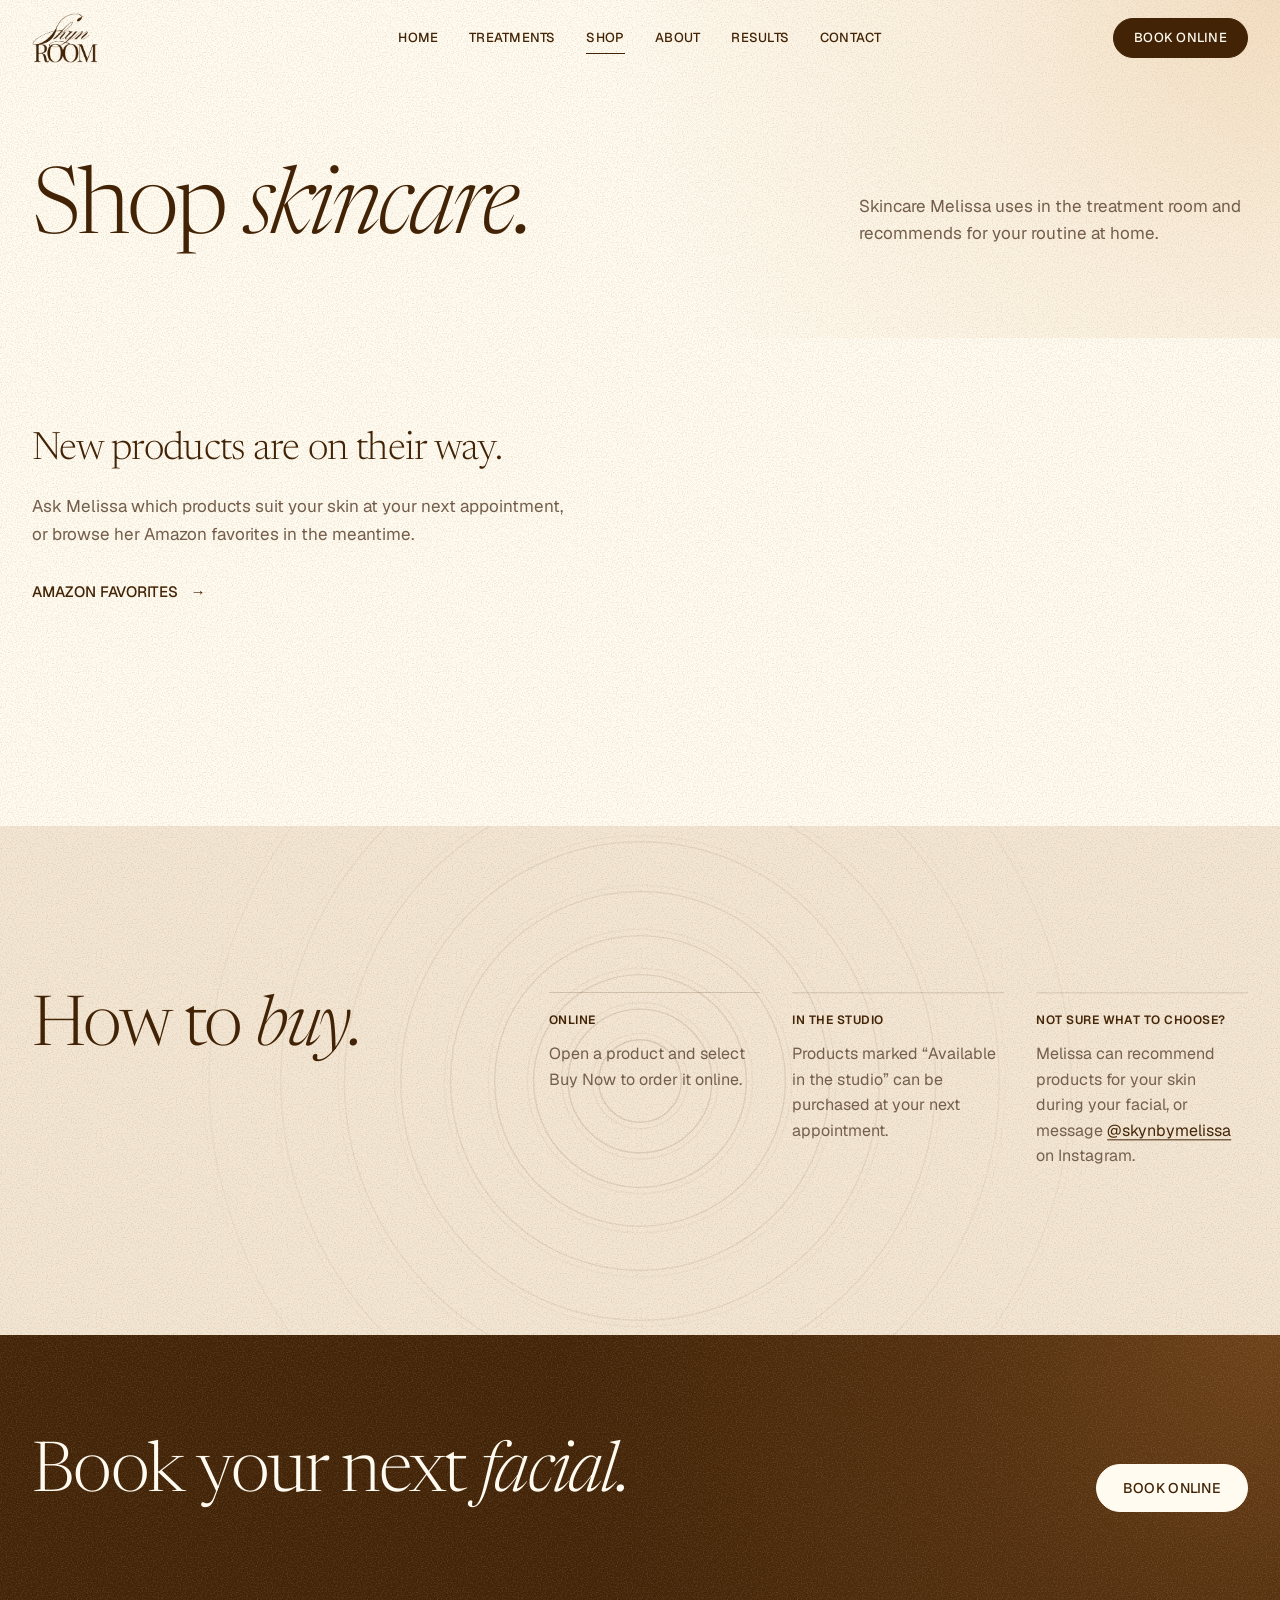
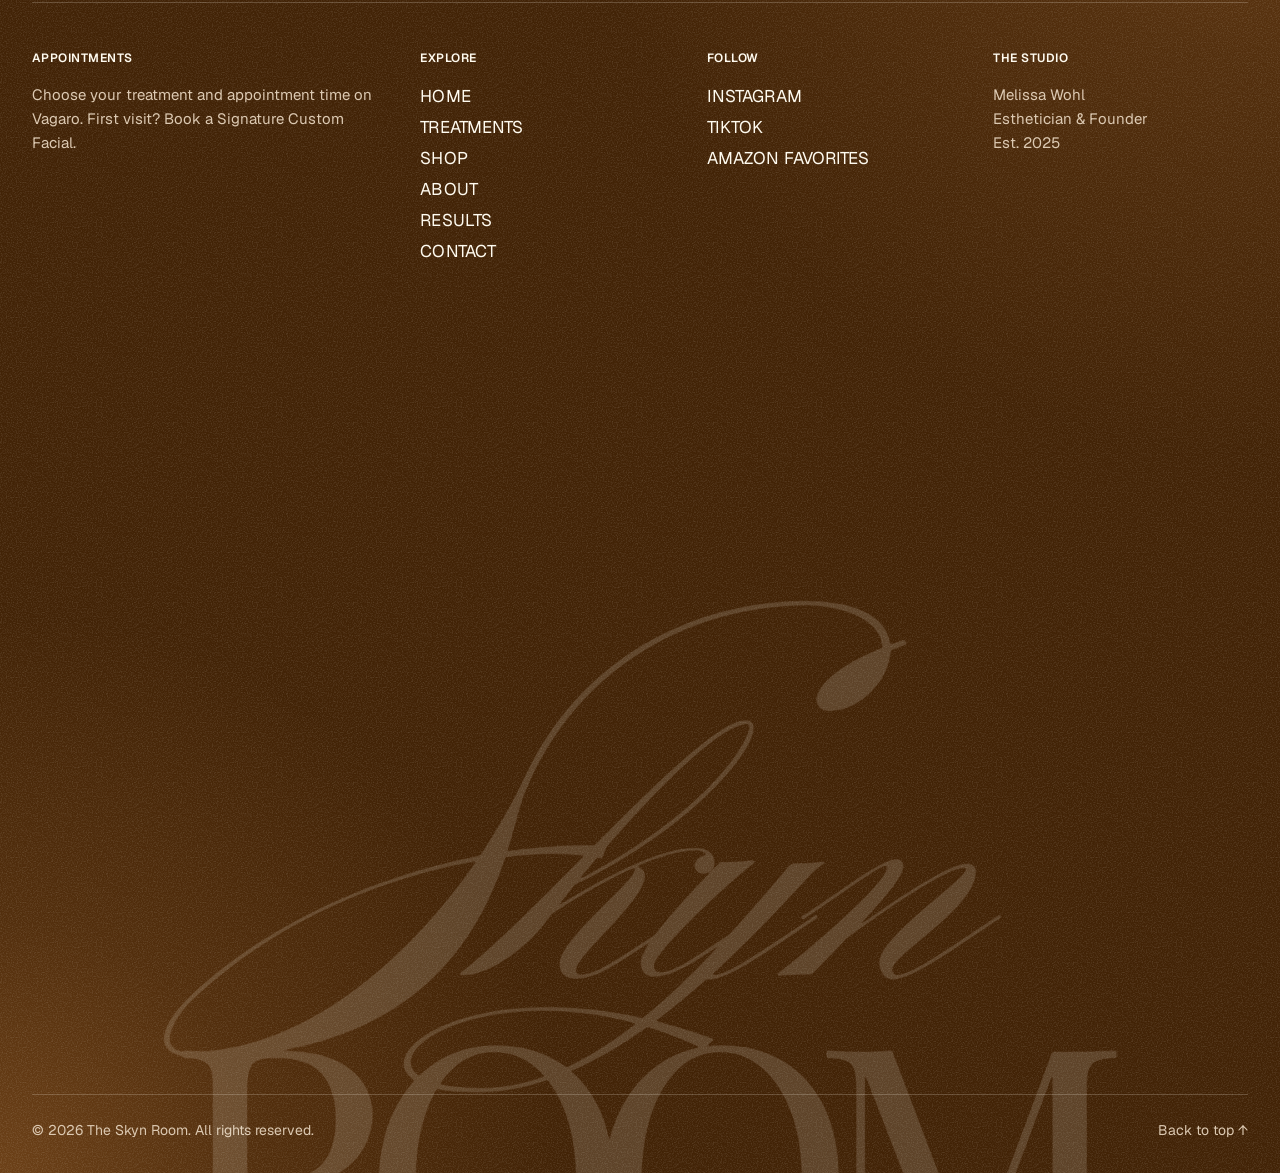
<file: shop.html>
<!doctype html>
<html lang="en" class="js">
<head>
  <meta charset="utf-8">
  <meta name="viewport" content="width=device-width, initial-scale=1">
  <title>Shop Skincare | The Skyn Room</title>
  <meta name="description" content="Shop skincare products Melissa Wohl uses and recommends at The Skyn Room. Order online or pick up at your next facial appointment.">
  <meta name="theme-color" content="#FFFBF0" media="(prefers-color-scheme: light)">
  <meta name="theme-color" content="#1B1006" media="(prefers-color-scheme: dark)">
  <link rel="canonical" href="https://www.theskynroom.com/shop.html">
  <link rel="icon" href="assets/img/favicon.png" type="image/png">
  <link rel="apple-touch-icon" href="assets/img/apple-touch-icon.png">
  <meta property="og:type" content="website">
  <meta property="og:title" content="Shop Skincare | The Skyn Room">
  <meta property="og:description" content="Skincare products Melissa Wohl uses in the treatment room and recommends for your routine at home.">
  <meta property="og:image" content="https://www.theskynroom.com/assets/img/og.jpg">
  <meta name="twitter:card" content="summary_large_image">
  <link rel="preload" href="assets/fonts/newsreader-latin.woff2" as="font" type="font/woff2" crossorigin>
  <link rel="stylesheet" href="assets/vendor/lenis.css">
  <link rel="stylesheet" href="assets/css/style.css">
  <script>setTimeout(function(){if(!window.__skynReady){var h=document.documentElement;h.classList.remove("js");h.classList.add("no-js");}},2500);</script>
</head>
<body id="top" data-page="shop">
  <a class="skip-link" href="#main">Skip to content</a>
  <div class="curtain" aria-hidden="true"><img class="logo-img" src="assets/img/logo-cream.webp" alt="" width="1600" height="1215"></div>

  <header class="site-header">
    <div class="wrap site-header__inner">
      <a class="logo" href="index.html" aria-label="The Skyn Room, home"><picture><source srcset="assets/img/logo-cream.webp" media="(prefers-color-scheme: dark)"><img class="logo-img" src="assets/img/logo-brown.webp" alt="" width="1600" height="1215"></picture></a>
      <nav class="nav" aria-label="Main">
        <a href="index.html">Home</a>
        <a href="treatments.html">Treatments</a>
        <a href="shop.html" aria-current="page">Shop</a>
        <a href="about.html">About</a>
        <a href="results.html">Results</a>
        <a href="contact.html">Contact</a>
      </nav>
      <div class="header-cta">
        <a class="btn btn--sm" data-book href="https://www.vagaro.com/theskynroom1/services" target="_blank" rel="noopener">Book Online</a>
        <button class="menu-toggle" type="button" aria-expanded="false" aria-controls="mobile-menu">Menu</button>
      </div>
    </div>
  </header>

  <div class="mobile-menu" id="mobile-menu" aria-hidden="true">
    <div class="mobile-menu__top">
      <img class="logo-img" src="assets/img/logo-cream.webp" alt="" width="1600" height="1215">
      <button class="menu-close" type="button">Close</button>
    </div>
    <nav aria-label="Mobile">
      <a href="index.html">Home</a>
      <a href="treatments.html">Treatments</a>
      <a href="shop.html" aria-current="page">Shop</a>
      <a href="about.html">About</a>
      <a href="results.html">Results</a>
      <a href="contact.html">Contact</a>
    </nav>
    <div class="mobile-menu__foot">
      <a class="btn btn--light" data-book href="https://www.vagaro.com/theskynroom1/services" target="_blank" rel="noopener">Book Online</a>
      <div class="social">
        <a class="small" href="https://www.instagram.com/skynbymelissa" target="_blank" rel="noopener">Instagram</a>
        <a class="small" href="https://www.tiktok.com/@theskynroom" target="_blank" rel="noopener">TikTok</a>
      </div>
    </div>
  </div>

  <main id="main">

    <section class="page-hero" data-edit-section="Top of the page">
      <div class="wrap page-hero__row">
        <h1 class="h-display h-display--md page-hero__title" data-split data-delay="0.1" data-edit="shop.hero.heading">Shop <em>skincare.</em></h1>
        <div class="page-hero__aside" data-reveal data-delay="0.3">
          <p data-edit="shop.hero.text">Skincare Melissa uses in the treatment room and recommends for your routine at home.</p>
        </div>
      </div>
    </section>

    <!-- PRODUCTS: content.js fills the grid from the studio; until there are
         products (or if they cannot load) the empty note shows instead -->
    <section class="section shop" aria-label="Products" data-edit-section="When the shop is empty">
      <div class="wrap">
        <div class="shop__filters" role="group" aria-label="Filter products" data-live="shop-filters" hidden></div>
        <div class="shop__grid" data-live="shop" hidden></div>
        <div class="shop__empty">
          <p class="lead" data-edit="shop.empty.heading">New products are on their way.</p>
          <p class="body" data-edit="shop.empty.text">Ask Melissa which products suit your skin at your next appointment, or browse her Amazon favorites in the meantime.</p>
          <a class="link-arrow" href="https://www.amazon.com/gp/profile/amzn1.account.AG4PQDUS6YXJBGA246PTV4RUSUZA" target="_blank" rel="noopener">Amazon Favorites <span class="arr">→</span></a>
        </div>
      </div>
    </section>

    <section class="section shop-how tone-sand has-ripple" aria-labelledby="how-title" data-edit-section="How to buy">
      <div class="wrap shop-how__grid">
        <h2 class="h-section shop-how__title" id="how-title" data-split data-edit="shop.how.heading">How to <em>buy.</em></h2>
        <div class="shop-how__steps">
          <div class="shop-how__step" data-reveal>
            <h3 class="label" data-edit="shop.how.1-title" data-label="Step 1: title">Online</h3>
            <p data-edit="shop.how.1-text" data-label="Step 1: text">Open a product and select Buy Now to order it online.</p>
          </div>
          <div class="shop-how__step" data-reveal data-delay="0.08">
            <h3 class="label" data-edit="shop.how.2-title" data-label="Step 2: title">In the studio</h3>
            <p data-edit="shop.how.2-text" data-label="Step 2: text">Products marked “Available in the studio” can be purchased at your next appointment.</p>
          </div>
          <div class="shop-how__step" data-reveal data-delay="0.16">
            <h3 class="label" data-edit="shop.how.3-title" data-label="Step 3: title">Not sure what to choose?</h3>
            <p data-edit="shop.how.3-text" data-label="Step 3: text">Melissa can recommend products for your skin during your facial, or message <a href="https://www.instagram.com/skynbymelissa" target="_blank" rel="noopener">@skynbymelissa</a> on Instagram.</p>
          </div>
        </div>
      </div>
    </section>

  </main>

  <footer class="site-footer tone-cocoa" data-edit-section="Footer">
    <div class="wrap">
      <div class="footer-cta">
        <h2 class="h-section" data-split data-edit="footer.heading">Book your next <em>facial.</em></h2>
        <a class="btn" data-book href="https://www.vagaro.com/theskynroom1/services" target="_blank" rel="noopener">Book Online</a>
      </div>
      <div class="footer-cols">
        <div>
          <h4 class="label">Appointments</h4>
          <p data-edit="footer.appointments" data-label="Appointments text">Choose your treatment and appointment time on Vagaro. First visit? Book a Signature Custom Facial.</p>
        </div>
        <div>
          <h4 class="label">Explore</h4>
          <ul>
            <li><a href="index.html">Home</a></li>
            <li><a href="treatments.html">Treatments</a></li>
            <li><a href="shop.html">Shop</a></li>
            <li><a href="about.html">About</a></li>
            <li><a href="results.html">Results</a></li>
            <li><a href="contact.html">Contact</a></li>
          </ul>
        </div>
        <div>
          <h4 class="label">Follow</h4>
          <ul>
            <li><a href="https://www.instagram.com/skynbymelissa" target="_blank" rel="noopener">Instagram</a></li>
            <li><a href="https://www.tiktok.com/@theskynroom" target="_blank" rel="noopener">TikTok</a></li>
            <li><a href="https://www.amazon.com/gp/profile/amzn1.account.AG4PQDUS6YXJBGA246PTV4RUSUZA" target="_blank" rel="noopener">Amazon Favorites</a></li>
          </ul>
        </div>
        <div>
          <h4 class="label">The Studio</h4>
          <p data-edit="footer.studio" data-label="The Studio text">Melissa Wohl<br>Esthetician &amp; Founder<br>Est. 2025</p>
        </div>
      </div>
      <div class="footer-mark" aria-hidden="true"><img class="logo-img" loading="lazy" src="assets/img/logo-cream.webp" alt="" width="1600" height="1215"></div>
      <div class="footer-bottom">
        <span data-edit="footer.copyright" data-label="Copyright line">© 2026 The Skyn Room. All rights reserved.</span>
        <a href="#top">Back to top ↑</a>
      </div>
    </div>
  </footer>

  <script src="assets/vendor/gsap.min.js"></script>
  <script src="assets/vendor/ScrollTrigger.min.js"></script>
  <script src="assets/vendor/SplitText.min.js"></script>
  <script src="assets/vendor/lenis.min.js"></script>
  <script src="assets/js/content.js"></script>
  <script src="assets/js/main.js"></script>
</body>
</html>
</file>
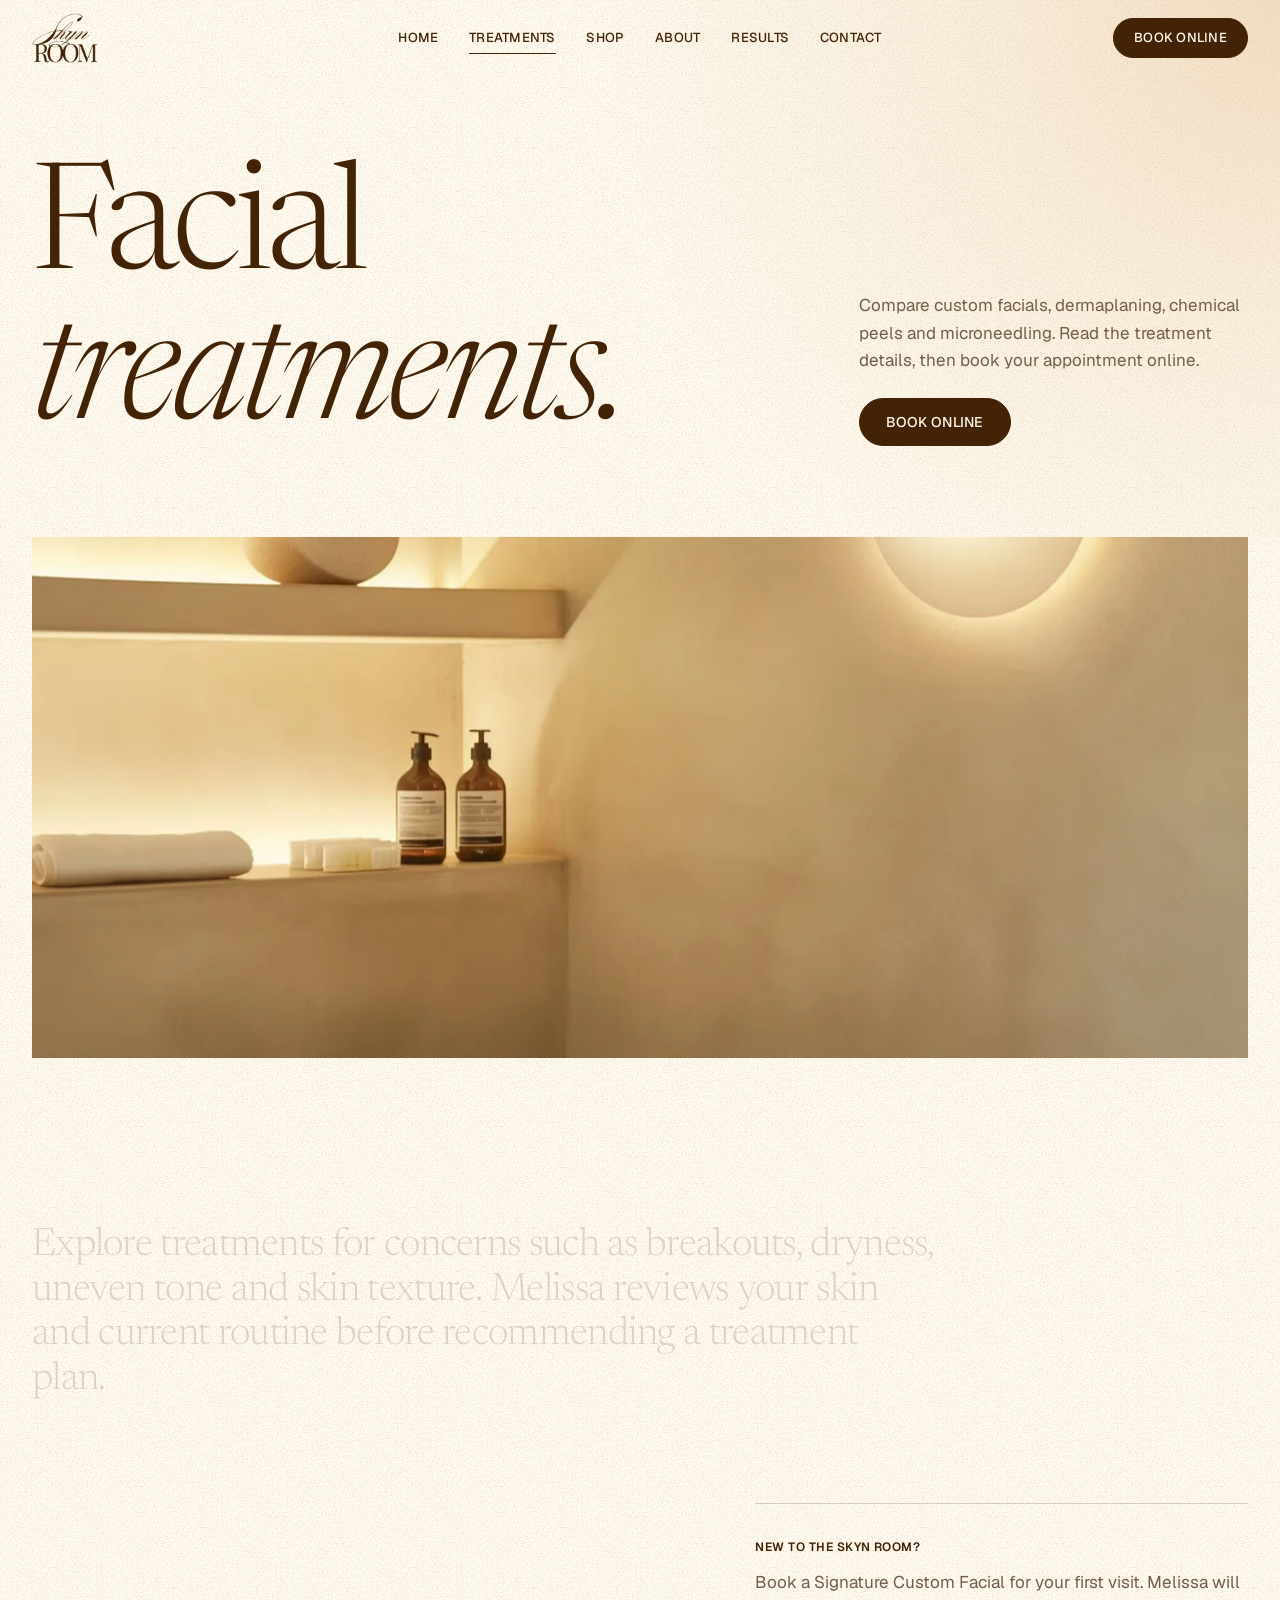
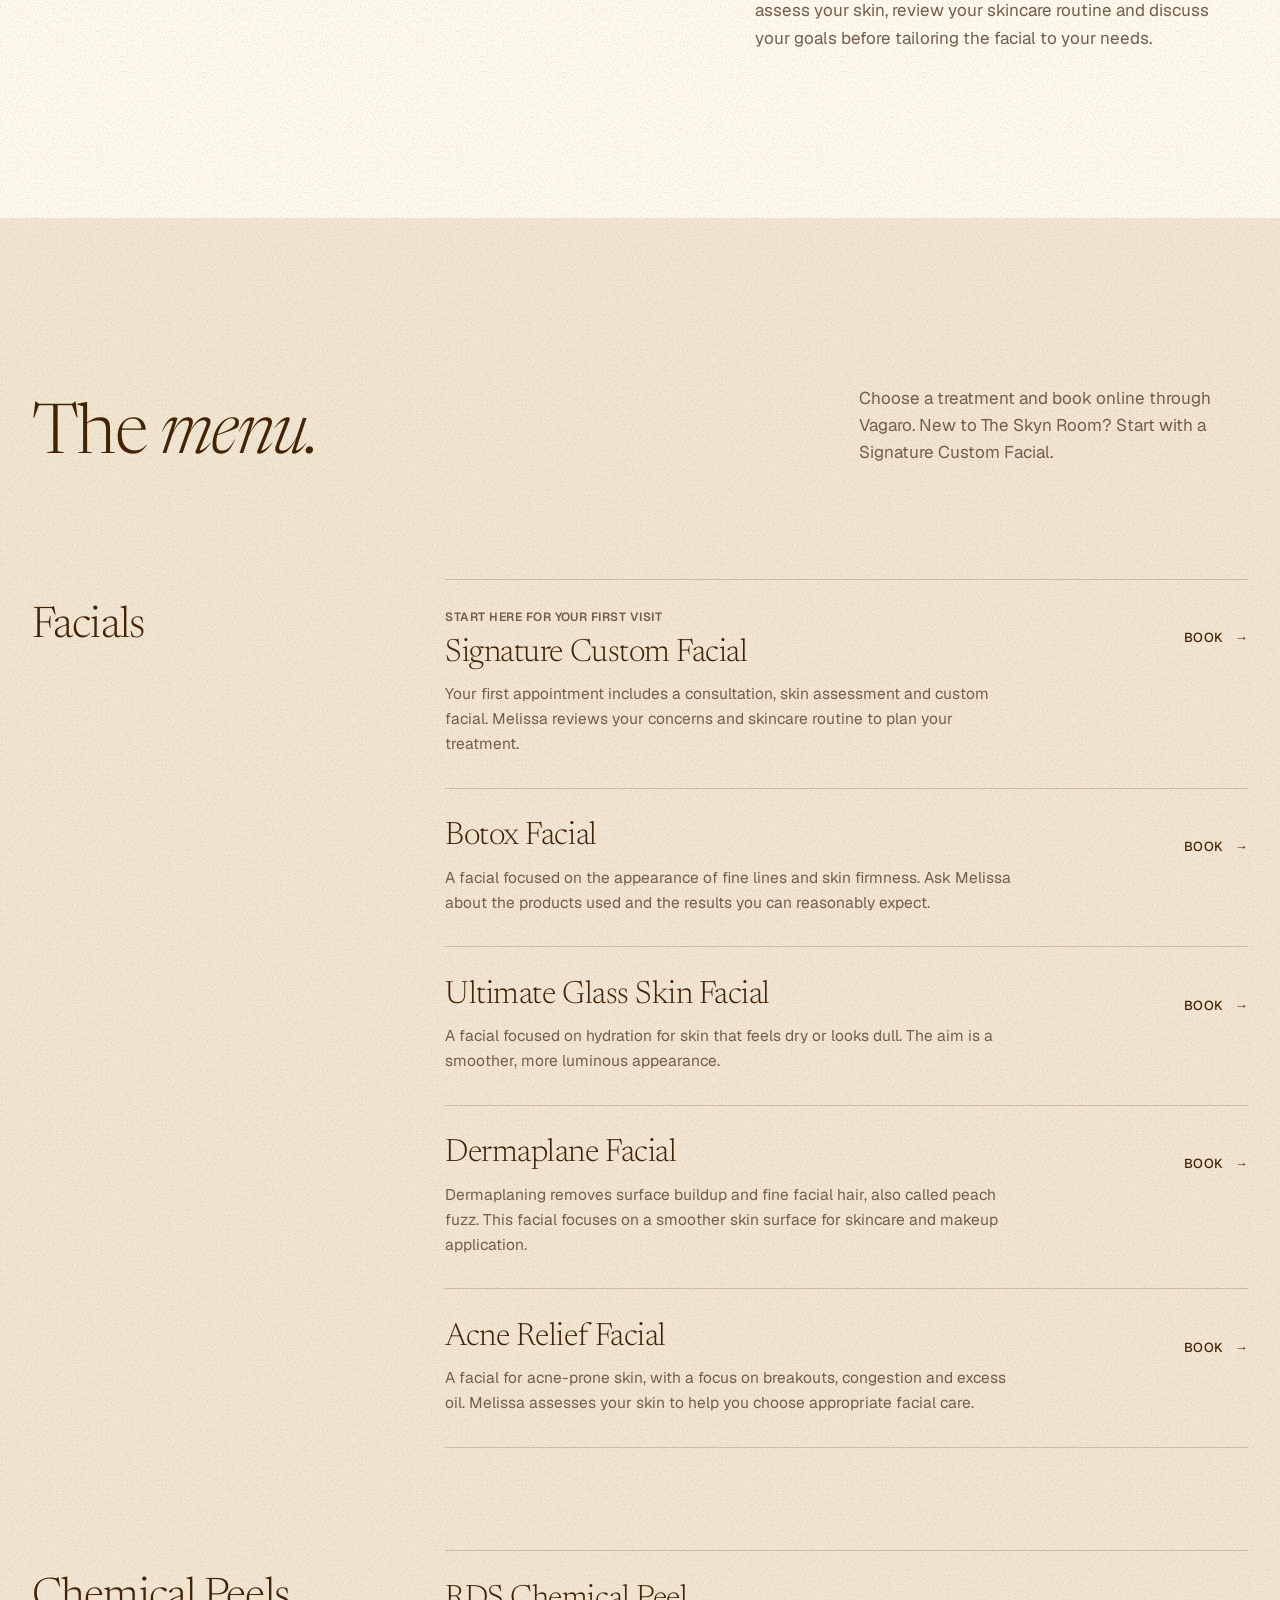
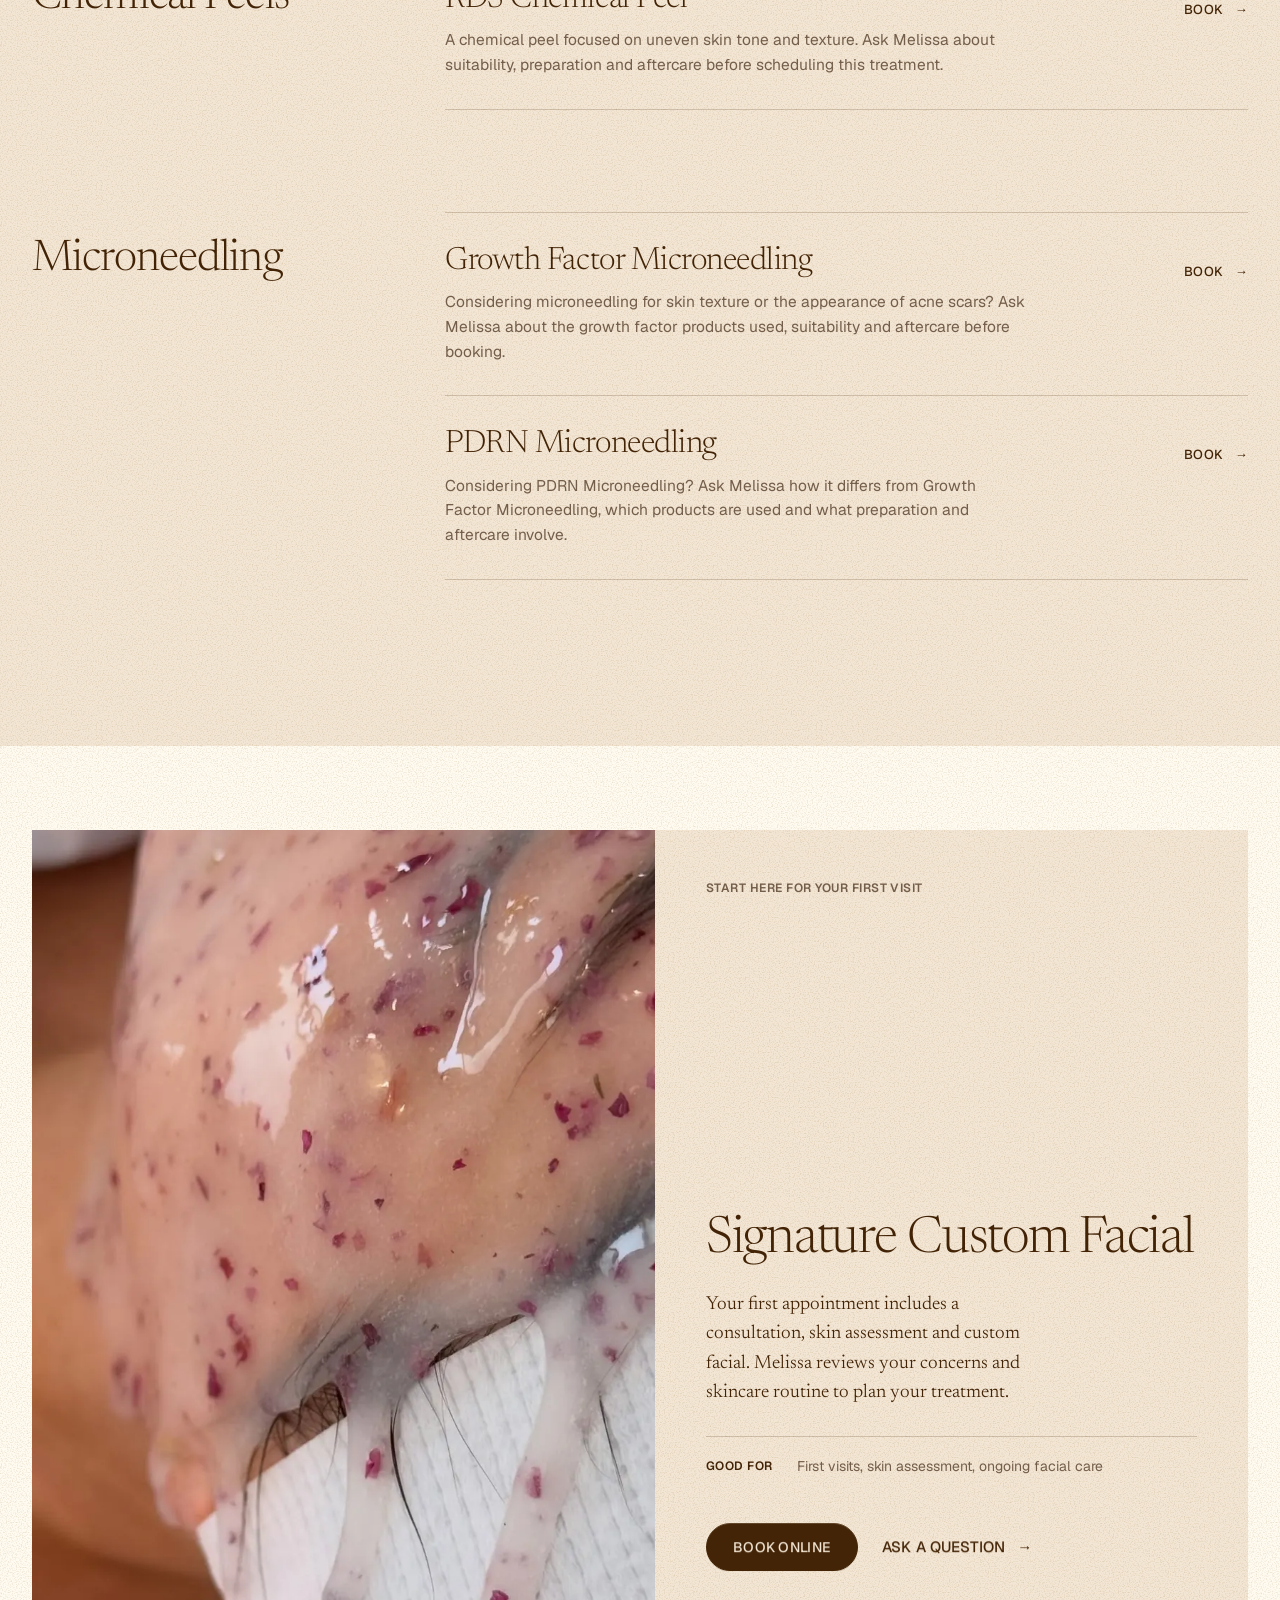
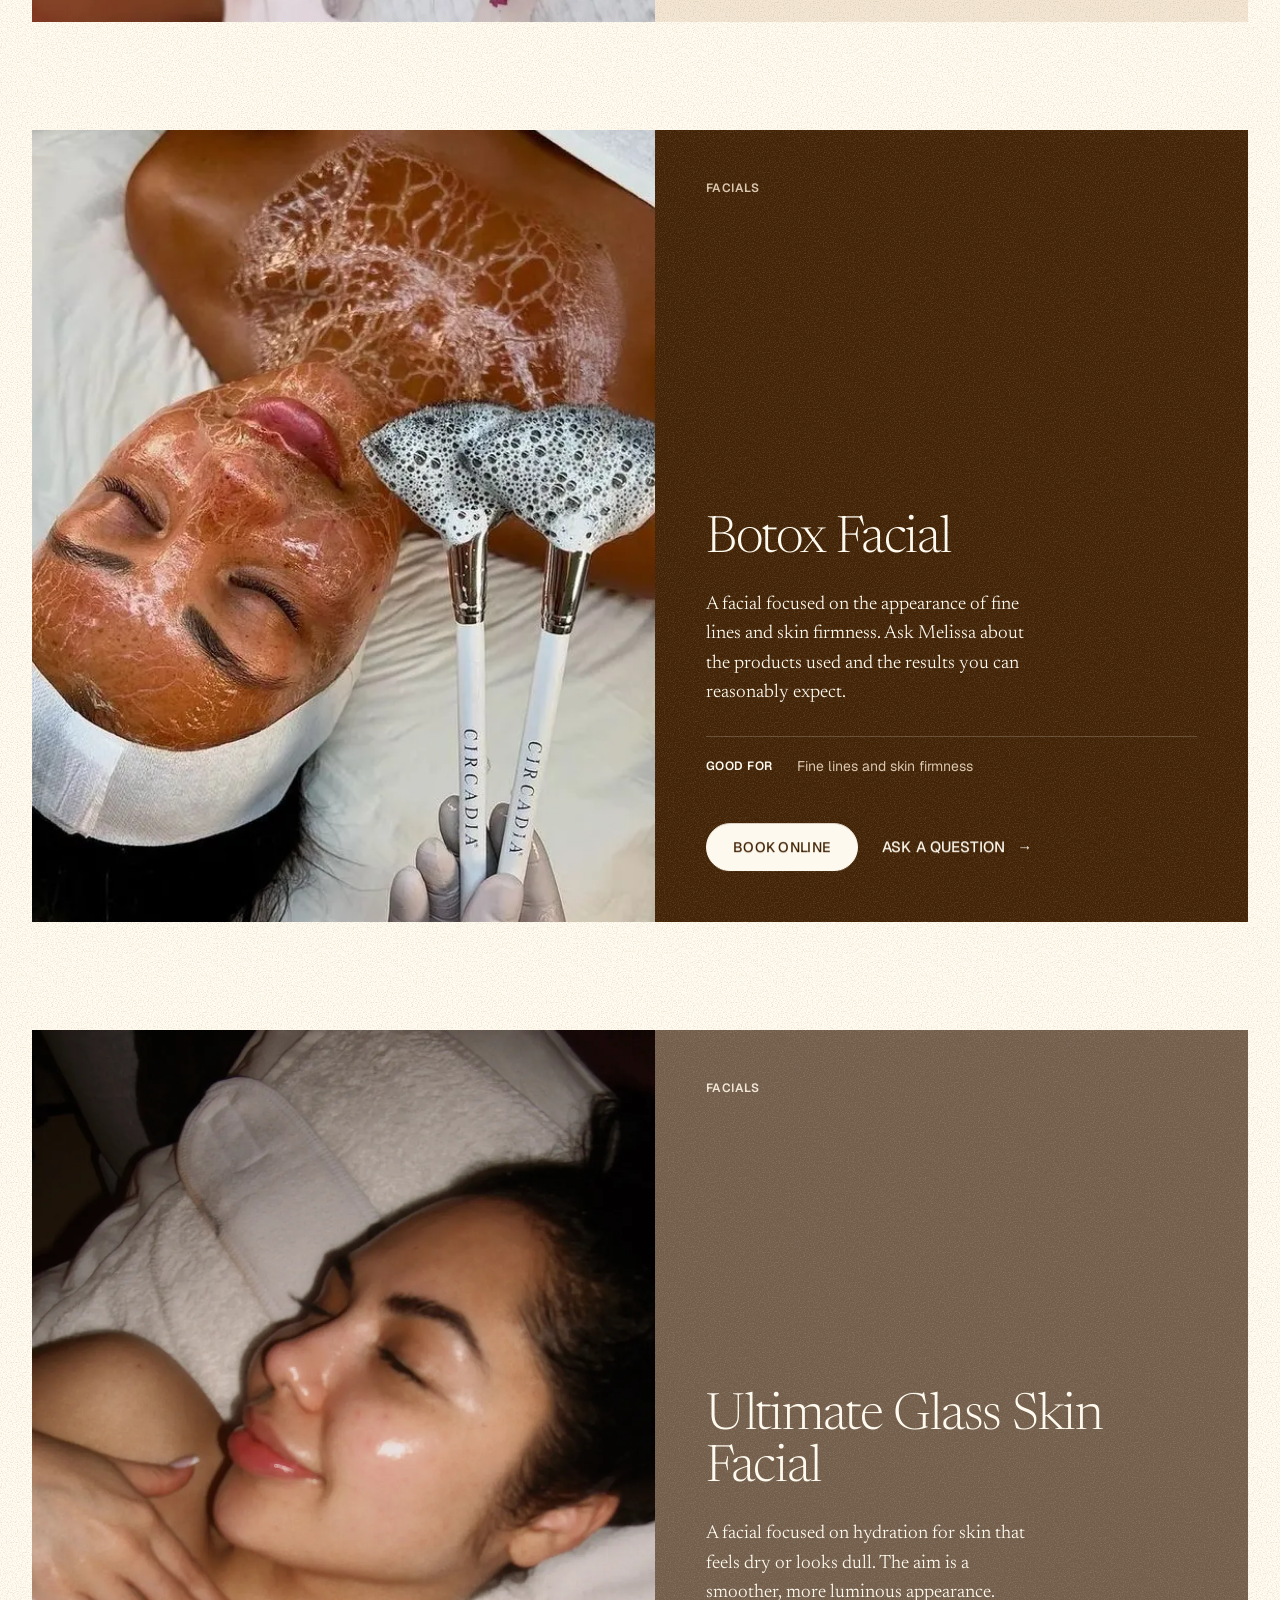
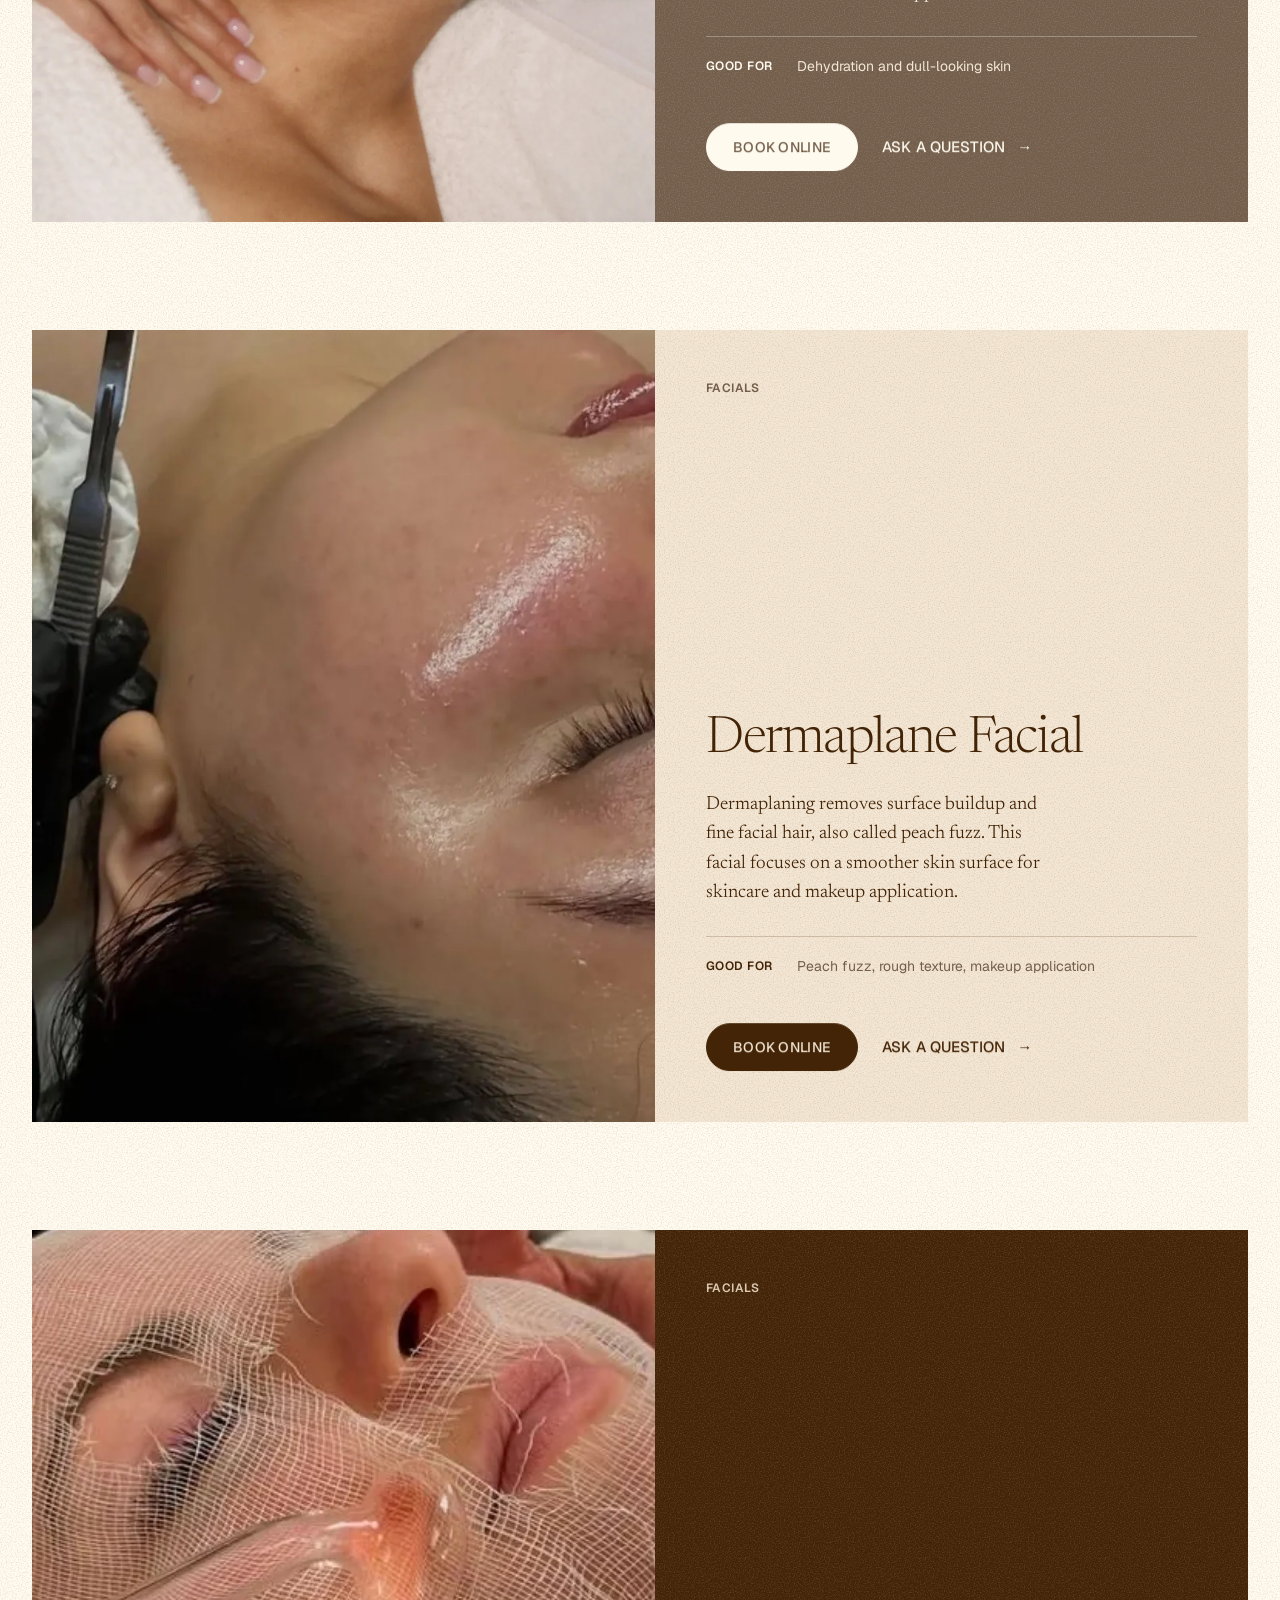
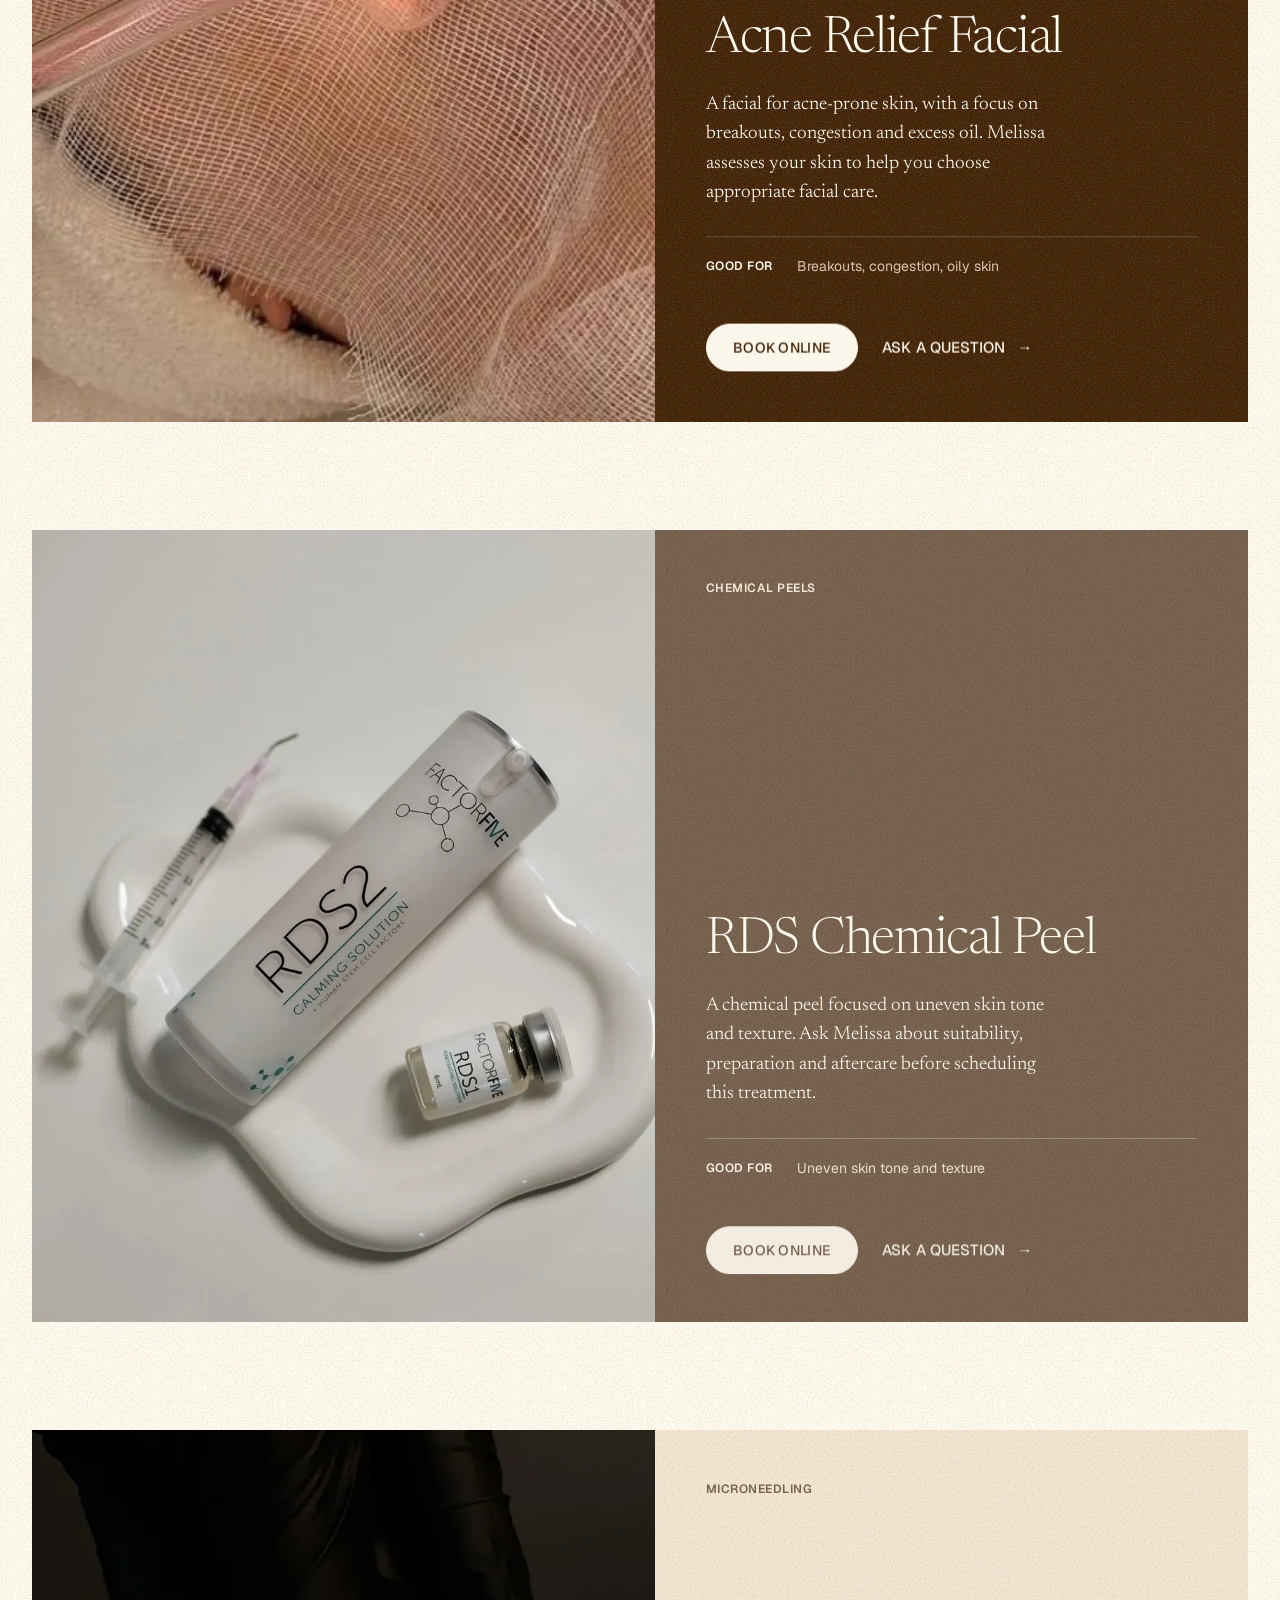
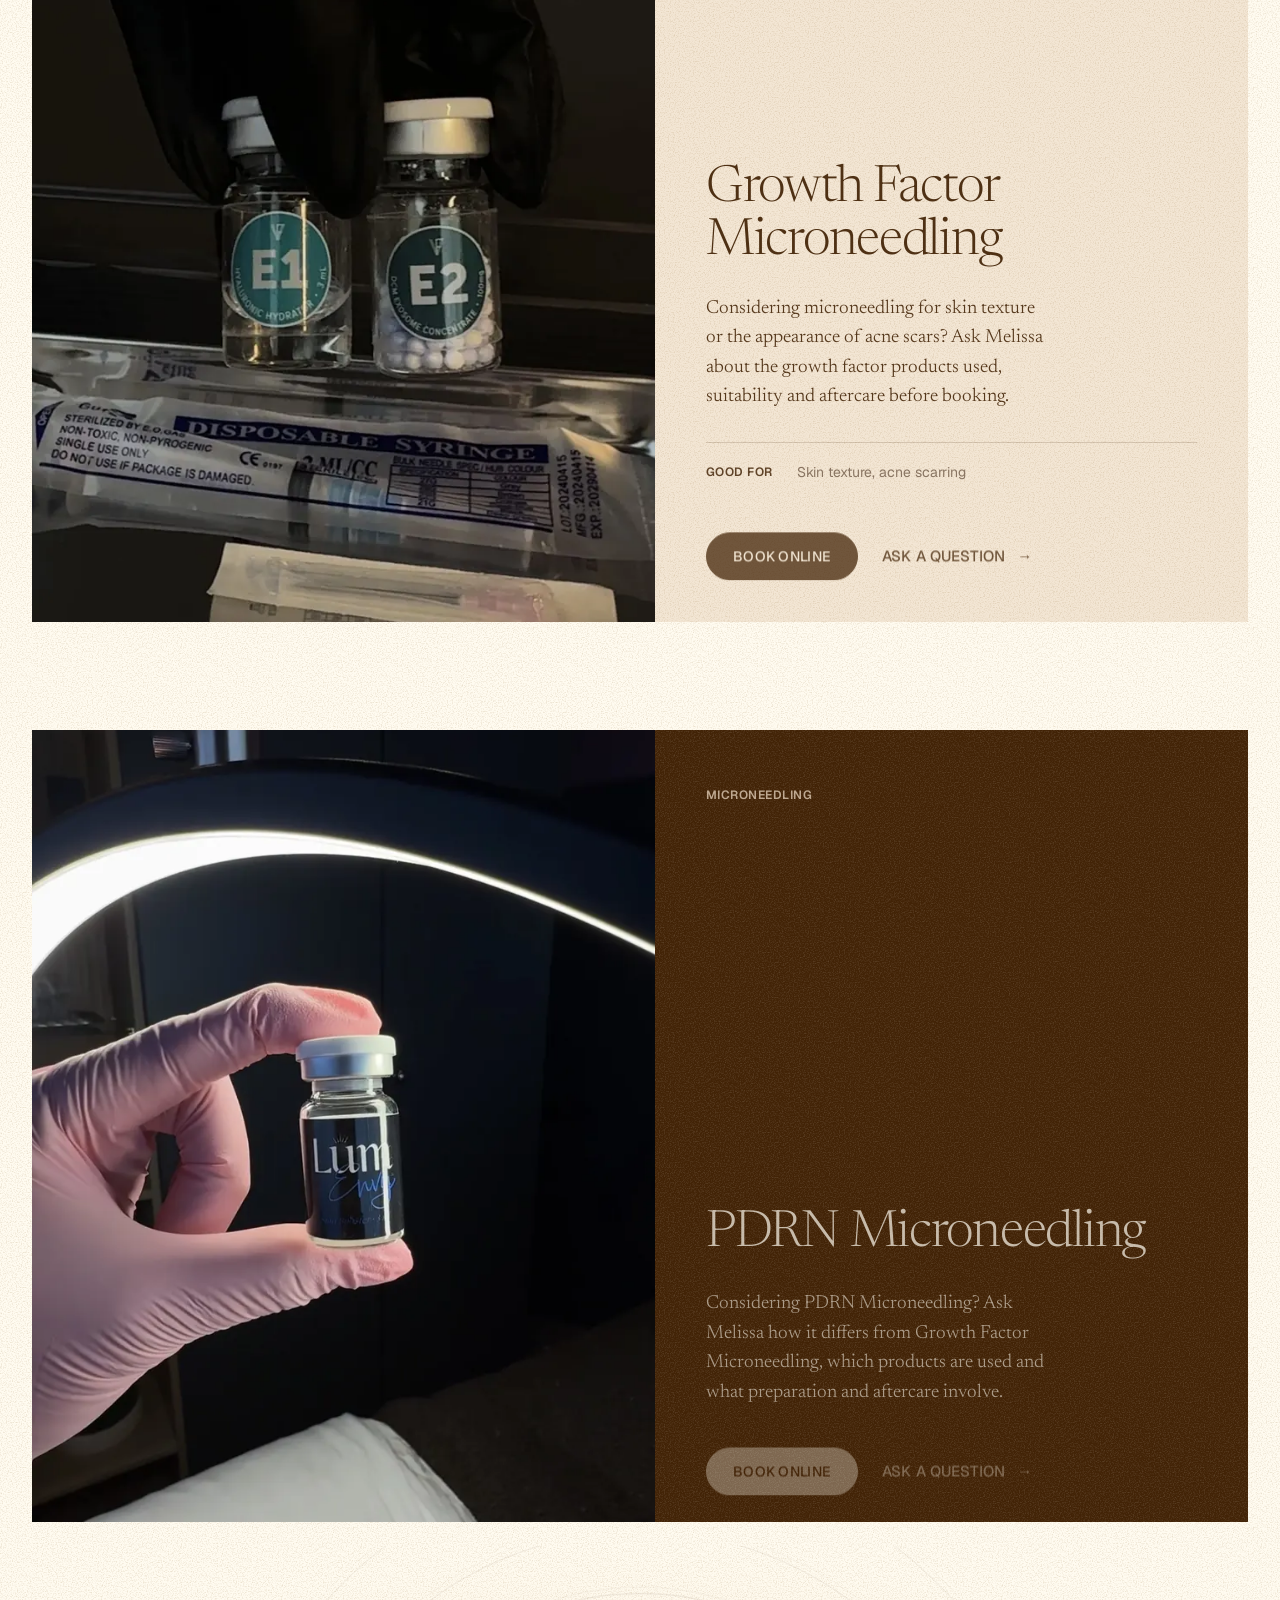
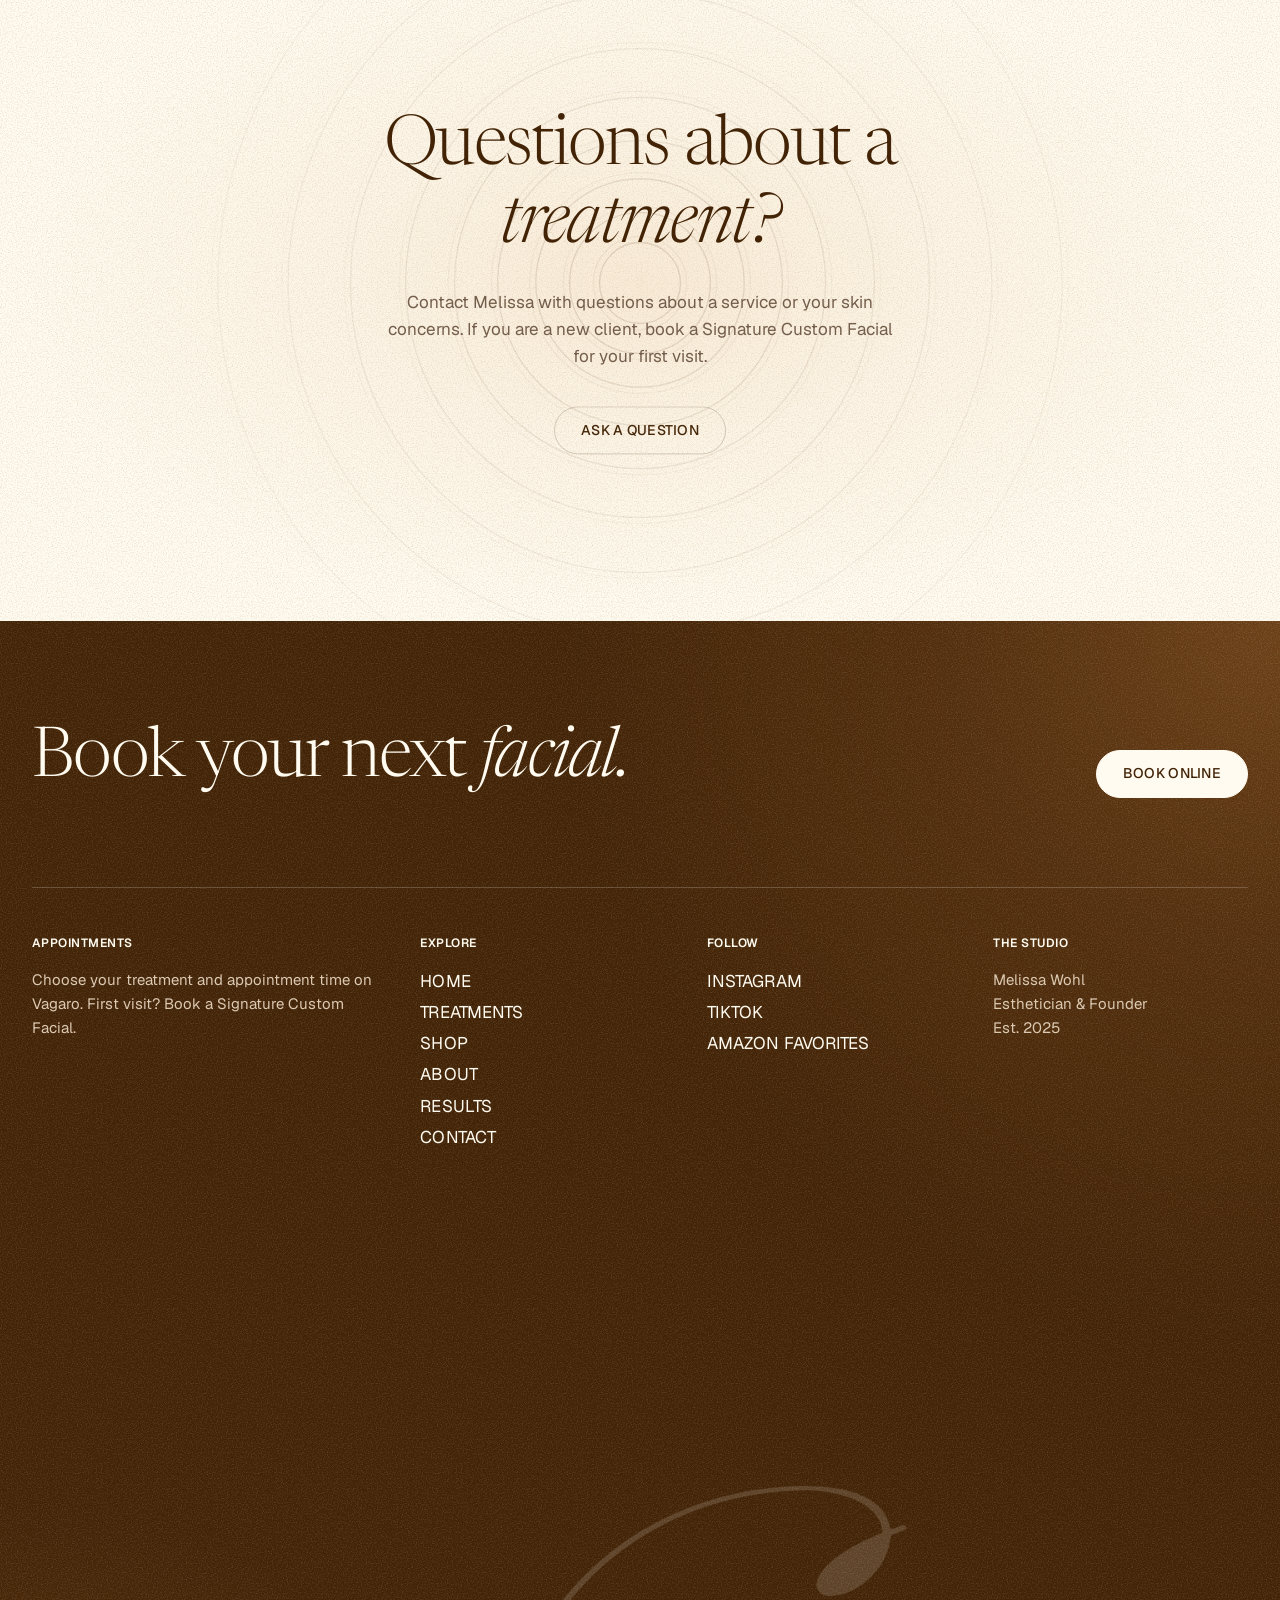
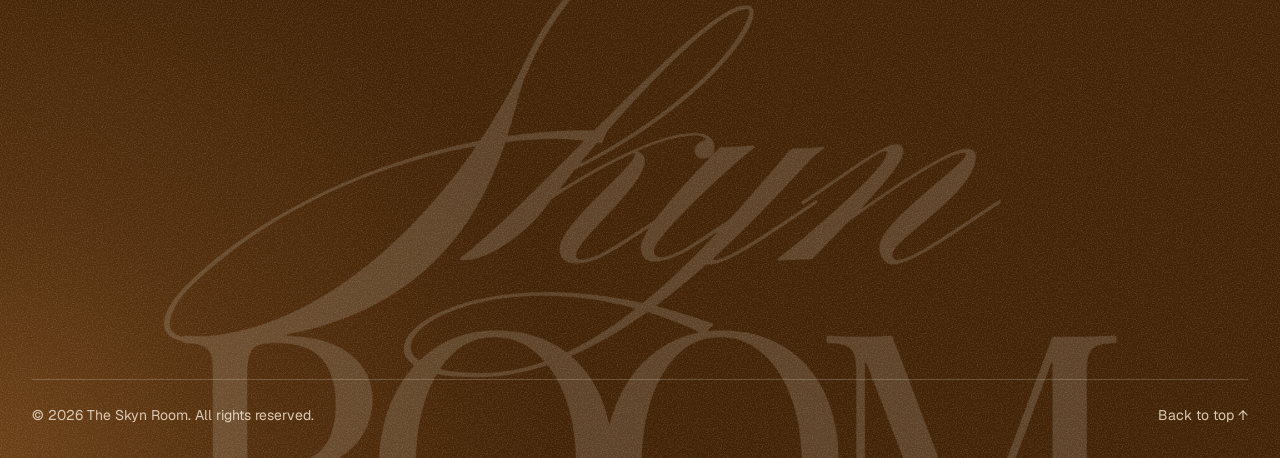
<file: treatments.html>
<!doctype html>
<html lang="en" class="js">
<head>
  <meta charset="utf-8">
  <meta name="viewport" content="width=device-width, initial-scale=1">
  <title>Facials, Chemical Peels &amp; Microneedling | The Skyn Room</title>
  <meta name="description" content="Compare custom facials, dermaplaning, chemical peels and microneedling at The Skyn Room. New clients start with a Signature Custom Facial. Book online.">
  <meta name="theme-color" content="#FFFBF0" media="(prefers-color-scheme: light)">
  <meta name="theme-color" content="#1B1006" media="(prefers-color-scheme: dark)">
  <link rel="canonical" href="https://www.theskynroom.com/treatments.html">
  <link rel="icon" href="assets/img/favicon.png" type="image/png">
  <link rel="apple-touch-icon" href="assets/img/apple-touch-icon.png">
  <meta property="og:type" content="website">
  <meta property="og:title" content="Facials, Chemical Peels &amp; Microneedling | The Skyn Room">
  <meta property="og:description" content="Explore facial treatments with Melissa Wohl. Compare facials, dermaplaning, chemical peels and microneedling, then book online.">
  <meta property="og:image" content="https://www.theskynroom.com/assets/img/og.jpg">
  <meta name="twitter:card" content="summary_large_image">
  <link rel="preload" href="assets/fonts/newsreader-latin.woff2" as="font" type="font/woff2" crossorigin>
  <link rel="stylesheet" href="assets/vendor/lenis.css">
  <link rel="stylesheet" href="assets/css/style.css">
  <script>setTimeout(function(){if(!window.__skynReady){var h=document.documentElement;h.classList.remove("js");h.classList.add("no-js");}},2500);</script>
</head>
<body id="top" data-page="treatments">
  <a class="skip-link" href="#main">Skip to content</a>
  <div class="curtain" aria-hidden="true"><img class="logo-img" src="assets/img/logo-cream.webp" alt="" width="1600" height="1215"></div>

  <header class="site-header">
    <div class="wrap site-header__inner">
      <a class="logo" href="index.html" aria-label="The Skyn Room, home"><picture><source srcset="assets/img/logo-cream.webp" media="(prefers-color-scheme: dark)"><img class="logo-img" src="assets/img/logo-brown.webp" alt="" width="1600" height="1215"></picture></a>
      <nav class="nav" aria-label="Main">
        <a href="index.html">Home</a>
        <a href="treatments.html" aria-current="page">Treatments</a>
        <a href="shop.html">Shop</a>
        <a href="about.html">About</a>
        <a href="results.html">Results</a>
        <a href="contact.html">Contact</a>
      </nav>
      <div class="header-cta">
        <a class="btn btn--sm" data-book href="https://www.vagaro.com/theskynroom1/services" target="_blank" rel="noopener">Book Online</a>
        <button class="menu-toggle" type="button" aria-expanded="false" aria-controls="mobile-menu">Menu</button>
      </div>
    </div>
  </header>

  <div class="mobile-menu" id="mobile-menu" aria-hidden="true">
    <div class="mobile-menu__top">
      <img class="logo-img" src="assets/img/logo-cream.webp" alt="" width="1600" height="1215">
      <button class="menu-close" type="button">Close</button>
    </div>
    <nav aria-label="Mobile">
      <a href="index.html">Home</a>
      <a href="treatments.html" aria-current="page">Treatments</a>
      <a href="shop.html">Shop</a>
      <a href="about.html">About</a>
      <a href="results.html">Results</a>
      <a href="contact.html">Contact</a>
    </nav>
    <div class="mobile-menu__foot">
      <a class="btn btn--light" data-book href="https://www.vagaro.com/theskynroom1/services" target="_blank" rel="noopener">Book Online</a>
      <div class="social">
        <a class="small" href="https://www.instagram.com/skynbymelissa" target="_blank" rel="noopener">Instagram</a>
        <a class="small" href="https://www.tiktok.com/@theskynroom" target="_blank" rel="noopener">TikTok</a>
      </div>
    </div>
  </div>

  <main id="main">

    <section class="page-hero" data-edit-section="Top of the page">
      <div class="wrap page-hero__row">
        <h1 class="h-display page-hero__title" data-split data-delay="0.1" data-edit="treatments.hero.heading">Facial <em>treatments.</em></h1>
        <div class="page-hero__aside" data-reveal data-delay="0.3">
          <p data-edit="treatments.hero.text">Compare custom facials, dermaplaning, chemical peels and microneedling. Read the treatment details, then book your appointment online.</p>
          <a class="btn" data-book href="https://www.vagaro.com/theskynroom1/services" target="_blank" rel="noopener">Book Online</a>
        </div>
      </div>
    </section>

    <div class="wrap">
      <figure class="wide-media media" data-edit-section="Top of the page">
        <img src="assets/img/spa-room.webp" alt="Calm treatment room with a facial bed and warm light" width="1600" height="1600" fetchpriority="high" data-edit="treatments.hero.photo" data-label="Wide photo">
      </figure>
    </div>

    <section class="section tintro" aria-label="Choosing a facial treatment" data-edit-section="Introduction">
      <div class="wrap tintro__grid">
        <p class="lead tintro__lead" data-scrub data-edit="treatments.intro.text">Explore treatments for concerns such as breakouts, dryness, uneven tone and skin texture. Melissa reviews your skin and current routine before recommending a treatment plan.</p>
        <div class="tintro__note" data-reveal>
          <p class="label" data-edit="treatments.intro.note-title" data-label="Note: title">New to The Skyn Room?</p>
          <p class="body" data-edit="treatments.intro.note" data-label="Note: text">Book a Signature Custom Facial for your first visit. Melissa will assess your skin, review your skincare routine and discuss your goals before tailoring the facial to your needs.</p>
        </div>
      </div>
    </section>

    <!-- MENU: every treatment by category. content.js replaces the rows with the
         live menu from the studio; these are the saved copy. A row's photo follows
         the pointer (data-cursor = its photo in .cursor-img). -->
    <section class="section tmenu tone-sand" id="menu" aria-labelledby="menu-title" data-edit-section="Menu">
      <div class="wrap">
        <div class="tmenu__head">
          <h2 class="h-section" id="menu-title" data-split data-edit="treatments.menu.heading">The <em>menu.</em></h2>
          <p class="tmenu__note" data-reveal data-edit="treatments.menu.text">Choose a treatment and book online through Vagaro. New to The Skyn Room? Start with a Signature Custom Facial.</p>
        </div>
        <div class="tmenu__groups" data-live="menu">
          <div class="tmenu__group">
            <h3 class="tmenu__cat">Facials</h3>
            <ul class="tmenu__list">
              <li class="tmenu__row" data-cursor="0">
                <div class="tmenu__main">
                  <p class="label tmenu__badge">Start here for your first visit</p>
                  <h4 class="tmenu__name"><a href="#signature-custom-facial">Signature Custom Facial</a></h4>
                  <p class="tmenu__desc">Your first appointment includes a consultation, skin assessment and custom facial. Melissa reviews your concerns and skincare routine to plan your treatment.</p>
                </div>
                <div class="tmenu__meta">
                  <a class="link-arrow tmenu__book" data-book href="https://www.vagaro.com/theskynroom1/services" target="_blank" rel="noopener" aria-label="Book Signature Custom Facial">Book <span class="arr">→</span></a>
                </div>
              </li>
              <li class="tmenu__row" data-cursor="1">
                <div class="tmenu__main">
                  <h4 class="tmenu__name"><a href="#botox-facial">Botox Facial</a></h4>
                  <p class="tmenu__desc">A facial focused on the appearance of fine lines and skin firmness. Ask Melissa about the products used and the results you can reasonably expect.</p>
                </div>
                <div class="tmenu__meta">
                  <a class="link-arrow tmenu__book" data-book href="https://www.vagaro.com/theskynroom1/services" target="_blank" rel="noopener" aria-label="Book Botox Facial">Book <span class="arr">→</span></a>
                </div>
              </li>
              <li class="tmenu__row" data-cursor="2">
                <div class="tmenu__main">
                  <h4 class="tmenu__name"><a href="#ultimate-glass-skin-facial">Ultimate Glass Skin Facial</a></h4>
                  <p class="tmenu__desc">A facial focused on hydration for skin that feels dry or looks dull. The aim is a smoother, more luminous appearance.</p>
                </div>
                <div class="tmenu__meta">
                  <a class="link-arrow tmenu__book" data-book href="https://www.vagaro.com/theskynroom1/services" target="_blank" rel="noopener" aria-label="Book Ultimate Glass Skin Facial">Book <span class="arr">→</span></a>
                </div>
              </li>
              <li class="tmenu__row" data-cursor="3">
                <div class="tmenu__main">
                  <h4 class="tmenu__name"><a href="#dermaplane-facial">Dermaplane Facial</a></h4>
                  <p class="tmenu__desc">Dermaplaning removes surface buildup and fine facial hair, also called peach fuzz. This facial focuses on a smoother skin surface for skincare and makeup application.</p>
                </div>
                <div class="tmenu__meta">
                  <a class="link-arrow tmenu__book" data-book href="https://www.vagaro.com/theskynroom1/services" target="_blank" rel="noopener" aria-label="Book Dermaplane Facial">Book <span class="arr">→</span></a>
                </div>
              </li>
              <li class="tmenu__row" data-cursor="4">
                <div class="tmenu__main">
                  <h4 class="tmenu__name"><a href="#acne-relief-facial">Acne Relief Facial</a></h4>
                  <p class="tmenu__desc">A facial for acne-prone skin, with a focus on breakouts, congestion and excess oil. Melissa assesses your skin to help you choose appropriate facial care.</p>
                </div>
                <div class="tmenu__meta">
                  <a class="link-arrow tmenu__book" data-book href="https://www.vagaro.com/theskynroom1/services" target="_blank" rel="noopener" aria-label="Book Acne Relief Facial">Book <span class="arr">→</span></a>
                </div>
            </li></ul>
          </div>
          <div class="tmenu__group">
            <h3 class="tmenu__cat">Chemical Peels</h3>
            <ul class="tmenu__list">
              <li class="tmenu__row" data-cursor="5">
                <div class="tmenu__main">
                  <h4 class="tmenu__name"><a href="#rds-chemical-peel">RDS Chemical Peel</a></h4>
                  <p class="tmenu__desc">A chemical peel focused on uneven skin tone and texture. Ask Melissa about suitability, preparation and aftercare before scheduling this treatment.</p>
                </div>
                <div class="tmenu__meta">
                  <a class="link-arrow tmenu__book" data-book href="https://www.vagaro.com/theskynroom1/services" target="_blank" rel="noopener" aria-label="Book RDS Chemical Peel">Book <span class="arr">→</span></a>
                </div>
            </li></ul>
          </div>
          <div class="tmenu__group">
            <h3 class="tmenu__cat">Microneedling</h3>
            <ul class="tmenu__list">
              <li class="tmenu__row" data-cursor="6">
                <div class="tmenu__main">
                  <h4 class="tmenu__name"><a href="#growth-factor-microneedling">Growth Factor Microneedling</a></h4>
                  <p class="tmenu__desc">Considering microneedling for skin texture or the appearance of acne scars? Ask Melissa about the growth factor products used, suitability and aftercare before booking.</p>
                </div>
                <div class="tmenu__meta">
                  <a class="link-arrow tmenu__book" data-book href="https://www.vagaro.com/theskynroom1/services" target="_blank" rel="noopener" aria-label="Book Growth Factor Microneedling">Book <span class="arr">→</span></a>
                </div>
              </li>
              <li class="tmenu__row" data-cursor="7">
                <div class="tmenu__main">
                  <h4 class="tmenu__name"><a href="#pdrn-microneedling">PDRN Microneedling</a></h4>
                  <p class="tmenu__desc">Considering PDRN Microneedling? Ask Melissa how it differs from Growth Factor Microneedling, which products are used and what preparation and aftercare involve.</p>
                </div>
                <div class="tmenu__meta">
                  <a class="link-arrow tmenu__book" data-book href="https://www.vagaro.com/theskynroom1/services" target="_blank" rel="noopener" aria-label="Book PDRN Microneedling">Book <span class="arr">→</span></a>
                </div>
            </li></ul>
          </div>
        </div>
      </div>
      <div class="cursor-img" aria-hidden="true" data-live="cursor">
        <img src="assets/img/treat-signature.webp" alt="" loading="lazy">
        <img src="assets/img/treat-botox.webp" alt="" loading="lazy">
        <img src="assets/img/treat-glass.webp" alt="" loading="lazy">
        <img src="assets/img/treat-dermaplane.webp" alt="" loading="lazy">
        <img src="assets/img/treat-acne.webp" alt="" loading="lazy">
        <img src="assets/img/treat-rds-peel.webp" alt="" loading="lazy">
        <img src="assets/img/treat-growth-factor.webp" alt="" loading="lazy">
        <img src="assets/img/treat-pdrn.webp" alt="" loading="lazy">
      </div>
    </section>

    <!-- STACK: treatments shown with a photo; each holds at the top, the next slides over it -->
    <section class="tstack" aria-label="Treatment details" data-live="stack">

        <article class="tstack__card" id="signature-custom-facial">
          <div class="tstack__inner tone-sand">
            <div class="tstack__media"><img src="assets/img/treat-signature.webp" alt="Signature Custom Facial" loading="lazy"></div>
            <div class="tstack__body">
              <p class="label">Start here for your first visit</p>
              <h2 class="h-section">Signature Custom Facial</h2>
              <p class="body-serif">Your first appointment includes a consultation, skin assessment and custom facial. Melissa reviews your concerns and skincare routine to plan your treatment.</p>
              <dl class="tstack__good"><dt>Good for</dt><dd>First visits, skin assessment, ongoing facial care</dd></dl>
              <div class="tstack__actions">
                <a class="btn" data-book href="https://www.vagaro.com/theskynroom1/services" target="_blank" rel="noopener">Book Online</a>
                <a class="link-arrow" href="contact.html">Ask a Question <span class="arr">→</span></a>
              </div>
            </div>
          </div>
        </article>
        <article class="tstack__card" id="botox-facial">
          <div class="tstack__inner tone-invert">
            <div class="tstack__media"><img src="assets/img/treat-botox.webp" alt="Botox Facial" loading="lazy"></div>
            <div class="tstack__body">
              <p class="label">Facials</p>
              <h2 class="h-section">Botox Facial</h2>
              <p class="body-serif">A facial focused on the appearance of fine lines and skin firmness. Ask Melissa about the products used and the results you can reasonably expect.</p>
              <dl class="tstack__good"><dt>Good for</dt><dd>Fine lines and skin firmness</dd></dl>
              <div class="tstack__actions">
                <a class="btn" data-book href="https://www.vagaro.com/theskynroom1/services" target="_blank" rel="noopener">Book Online</a>
                <a class="link-arrow" href="contact.html">Ask a Question <span class="arr">→</span></a>
              </div>
            </div>
          </div>
        </article>
        <article class="tstack__card" id="ultimate-glass-skin-facial">
          <div class="tstack__inner tone-taupe">
            <div class="tstack__media"><img src="assets/img/treat-glass.webp" alt="Ultimate Glass Skin Facial" loading="lazy"></div>
            <div class="tstack__body">
              <p class="label">Facials</p>
              <h2 class="h-section">Ultimate Glass Skin Facial</h2>
              <p class="body-serif">A facial focused on hydration for skin that feels dry or looks dull. The aim is a smoother, more luminous appearance.</p>
              <dl class="tstack__good"><dt>Good for</dt><dd>Dehydration and dull-looking skin</dd></dl>
              <div class="tstack__actions">
                <a class="btn" data-book href="https://www.vagaro.com/theskynroom1/services" target="_blank" rel="noopener">Book Online</a>
                <a class="link-arrow" href="contact.html">Ask a Question <span class="arr">→</span></a>
              </div>
            </div>
          </div>
        </article>
        <article class="tstack__card" id="dermaplane-facial">
          <div class="tstack__inner tone-sand">
            <div class="tstack__media"><img src="assets/img/treat-dermaplane.webp" alt="Dermaplane Facial" loading="lazy"></div>
            <div class="tstack__body">
              <p class="label">Facials</p>
              <h2 class="h-section">Dermaplane Facial</h2>
              <p class="body-serif">Dermaplaning removes surface buildup and fine facial hair, also called peach fuzz. This facial focuses on a smoother skin surface for skincare and makeup application.</p>
              <dl class="tstack__good"><dt>Good for</dt><dd>Peach fuzz, rough texture, makeup application</dd></dl>
              <div class="tstack__actions">
                <a class="btn" data-book href="https://www.vagaro.com/theskynroom1/services" target="_blank" rel="noopener">Book Online</a>
                <a class="link-arrow" href="contact.html">Ask a Question <span class="arr">→</span></a>
              </div>
            </div>
          </div>
        </article>
        <article class="tstack__card" id="acne-relief-facial">
          <div class="tstack__inner tone-invert">
            <div class="tstack__media"><img src="assets/img/treat-acne.webp" alt="Acne Relief Facial" loading="lazy"></div>
            <div class="tstack__body">
              <p class="label">Facials</p>
              <h2 class="h-section">Acne Relief Facial</h2>
              <p class="body-serif">A facial for acne-prone skin, with a focus on breakouts, congestion and excess oil. Melissa assesses your skin to help you choose appropriate facial care.</p>
              <dl class="tstack__good"><dt>Good for</dt><dd>Breakouts, congestion, oily skin</dd></dl>
              <div class="tstack__actions">
                <a class="btn" data-book href="https://www.vagaro.com/theskynroom1/services" target="_blank" rel="noopener">Book Online</a>
                <a class="link-arrow" href="contact.html">Ask a Question <span class="arr">→</span></a>
              </div>
            </div>
          </div>
        </article>
        <article class="tstack__card" id="rds-chemical-peel">
          <div class="tstack__inner tone-taupe">
            <div class="tstack__media"><img src="assets/img/treat-rds-peel.webp" alt="RDS Chemical Peel" loading="lazy"></div>
            <div class="tstack__body">
              <p class="label">Chemical Peels</p>
              <h2 class="h-section">RDS Chemical Peel</h2>
              <p class="body-serif">A chemical peel focused on uneven skin tone and texture. Ask Melissa about suitability, preparation and aftercare before scheduling this treatment.</p>
              <dl class="tstack__good"><dt>Good for</dt><dd>Uneven skin tone and texture</dd></dl>
              <div class="tstack__actions">
                <a class="btn" data-book href="https://www.vagaro.com/theskynroom1/services" target="_blank" rel="noopener">Book Online</a>
                <a class="link-arrow" href="contact.html">Ask a Question <span class="arr">→</span></a>
              </div>
            </div>
          </div>
        </article>
        <article class="tstack__card" id="growth-factor-microneedling">
          <div class="tstack__inner tone-sand">
            <div class="tstack__media"><img src="assets/img/treat-growth-factor.webp" alt="Growth Factor Microneedling" loading="lazy"></div>
            <div class="tstack__body">
              <p class="label">Microneedling</p>
              <h2 class="h-section">Growth Factor Microneedling</h2>
              <p class="body-serif">Considering microneedling for skin texture or the appearance of acne scars? Ask Melissa about the growth factor products used, suitability and aftercare before booking.</p>
              <dl class="tstack__good"><dt>Good for</dt><dd>Skin texture, acne scarring</dd></dl>
              <div class="tstack__actions">
                <a class="btn" data-book href="https://www.vagaro.com/theskynroom1/services" target="_blank" rel="noopener">Book Online</a>
                <a class="link-arrow" href="contact.html">Ask a Question <span class="arr">→</span></a>
              </div>
            </div>
          </div>
        </article>
        <article class="tstack__card" id="pdrn-microneedling">
          <div class="tstack__inner tone-invert">
            <div class="tstack__media"><img src="assets/img/treat-pdrn.webp" alt="PDRN Microneedling" loading="lazy"></div>
            <div class="tstack__body">
              <p class="label">Microneedling</p>
              <h2 class="h-section">PDRN Microneedling</h2>
              <p class="body-serif">Considering PDRN Microneedling? Ask Melissa how it differs from Growth Factor Microneedling, which products are used and what preparation and aftercare involve.</p>
              <div class="tstack__actions">
                <a class="btn" data-book href="https://www.vagaro.com/theskynroom1/services" target="_blank" rel="noopener">Book Online</a>
                <a class="link-arrow" href="contact.html">Ask a Question <span class="arr">→</span></a>
              </div>
            </div>
          </div>
        </article>

    </section>

    <section class="section cta-band has-ripple" aria-label="Help choosing a treatment" data-edit-section="Questions">
      <div class="wrap">
        <h2 class="h-section" data-split data-edit="treatments.cta.heading">Questions about a <em>treatment?</em></h2>
        <p data-reveal data-edit="treatments.cta.text">Contact Melissa with questions about a service or your skin concerns. If you are a new client, book a Signature Custom Facial for your first visit.</p>
        <a class="btn btn--ghost" href="contact.html" data-reveal>Ask a Question</a>
      </div>
    </section>

  </main>

  <footer class="site-footer tone-cocoa" data-edit-section="Footer">
    <div class="wrap">
      <div class="footer-cta">
        <h2 class="h-section" data-split data-edit="footer.heading">Book your next <em>facial.</em></h2>
        <a class="btn" data-book href="https://www.vagaro.com/theskynroom1/services" target="_blank" rel="noopener">Book Online</a>
      </div>
      <div class="footer-cols">
        <div>
          <h4 class="label">Appointments</h4>
          <p data-edit="footer.appointments" data-label="Appointments text">Choose your treatment and appointment time on Vagaro. First visit? Book a Signature Custom Facial.</p>
        </div>
        <div>
          <h4 class="label">Explore</h4>
          <ul>
            <li><a href="index.html">Home</a></li>
            <li><a href="treatments.html">Treatments</a></li>
            <li><a href="shop.html">Shop</a></li>
            <li><a href="about.html">About</a></li>
            <li><a href="results.html">Results</a></li>
            <li><a href="contact.html">Contact</a></li>
          </ul>
        </div>
        <div>
          <h4 class="label">Follow</h4>
          <ul>
            <li><a href="https://www.instagram.com/skynbymelissa" target="_blank" rel="noopener">Instagram</a></li>
            <li><a href="https://www.tiktok.com/@theskynroom" target="_blank" rel="noopener">TikTok</a></li>
            <li><a href="https://www.amazon.com/gp/profile/amzn1.account.AG4PQDUS6YXJBGA246PTV4RUSUZA" target="_blank" rel="noopener">Amazon Favorites</a></li>
          </ul>
        </div>
        <div>
          <h4 class="label">The Studio</h4>
          <p data-edit="footer.studio" data-label="The Studio text">Melissa Wohl<br>Esthetician &amp; Founder<br>Est. 2025</p>
        </div>
      </div>
      <div class="footer-mark" aria-hidden="true"><img class="logo-img" loading="lazy" src="assets/img/logo-cream.webp" alt="" width="1600" height="1215"></div>
      <div class="footer-bottom">
        <span data-edit="footer.copyright" data-label="Copyright line">© 2026 The Skyn Room. All rights reserved.</span>
        <a href="#top">Back to top ↑</a>
      </div>
    </div>
  </footer>

  <script src="assets/vendor/gsap.min.js"></script>
  <script src="assets/vendor/ScrollTrigger.min.js"></script>
  <script src="assets/vendor/SplitText.min.js"></script>
  <script src="assets/vendor/lenis.min.js"></script>
  <script src="assets/js/content.js"></script>
  <script src="assets/js/main.js"></script>
</body>
</html>
</file>
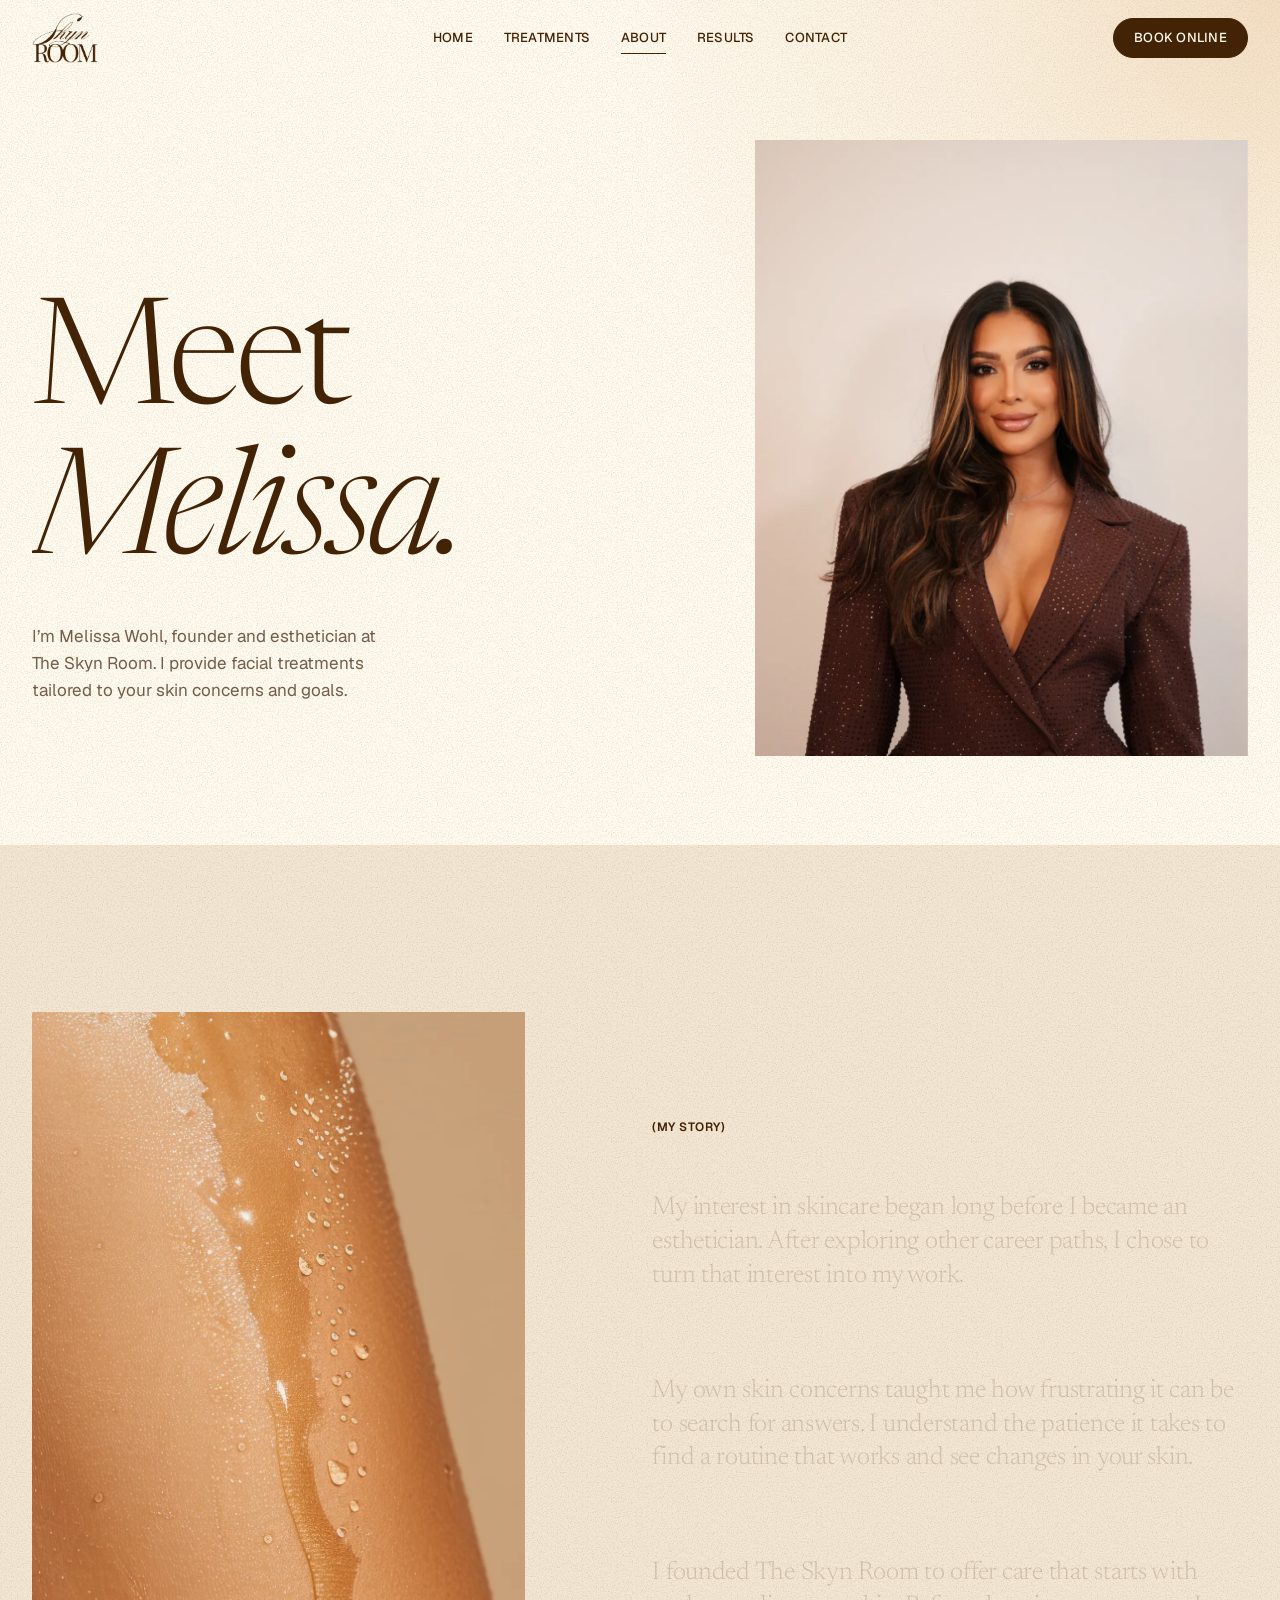
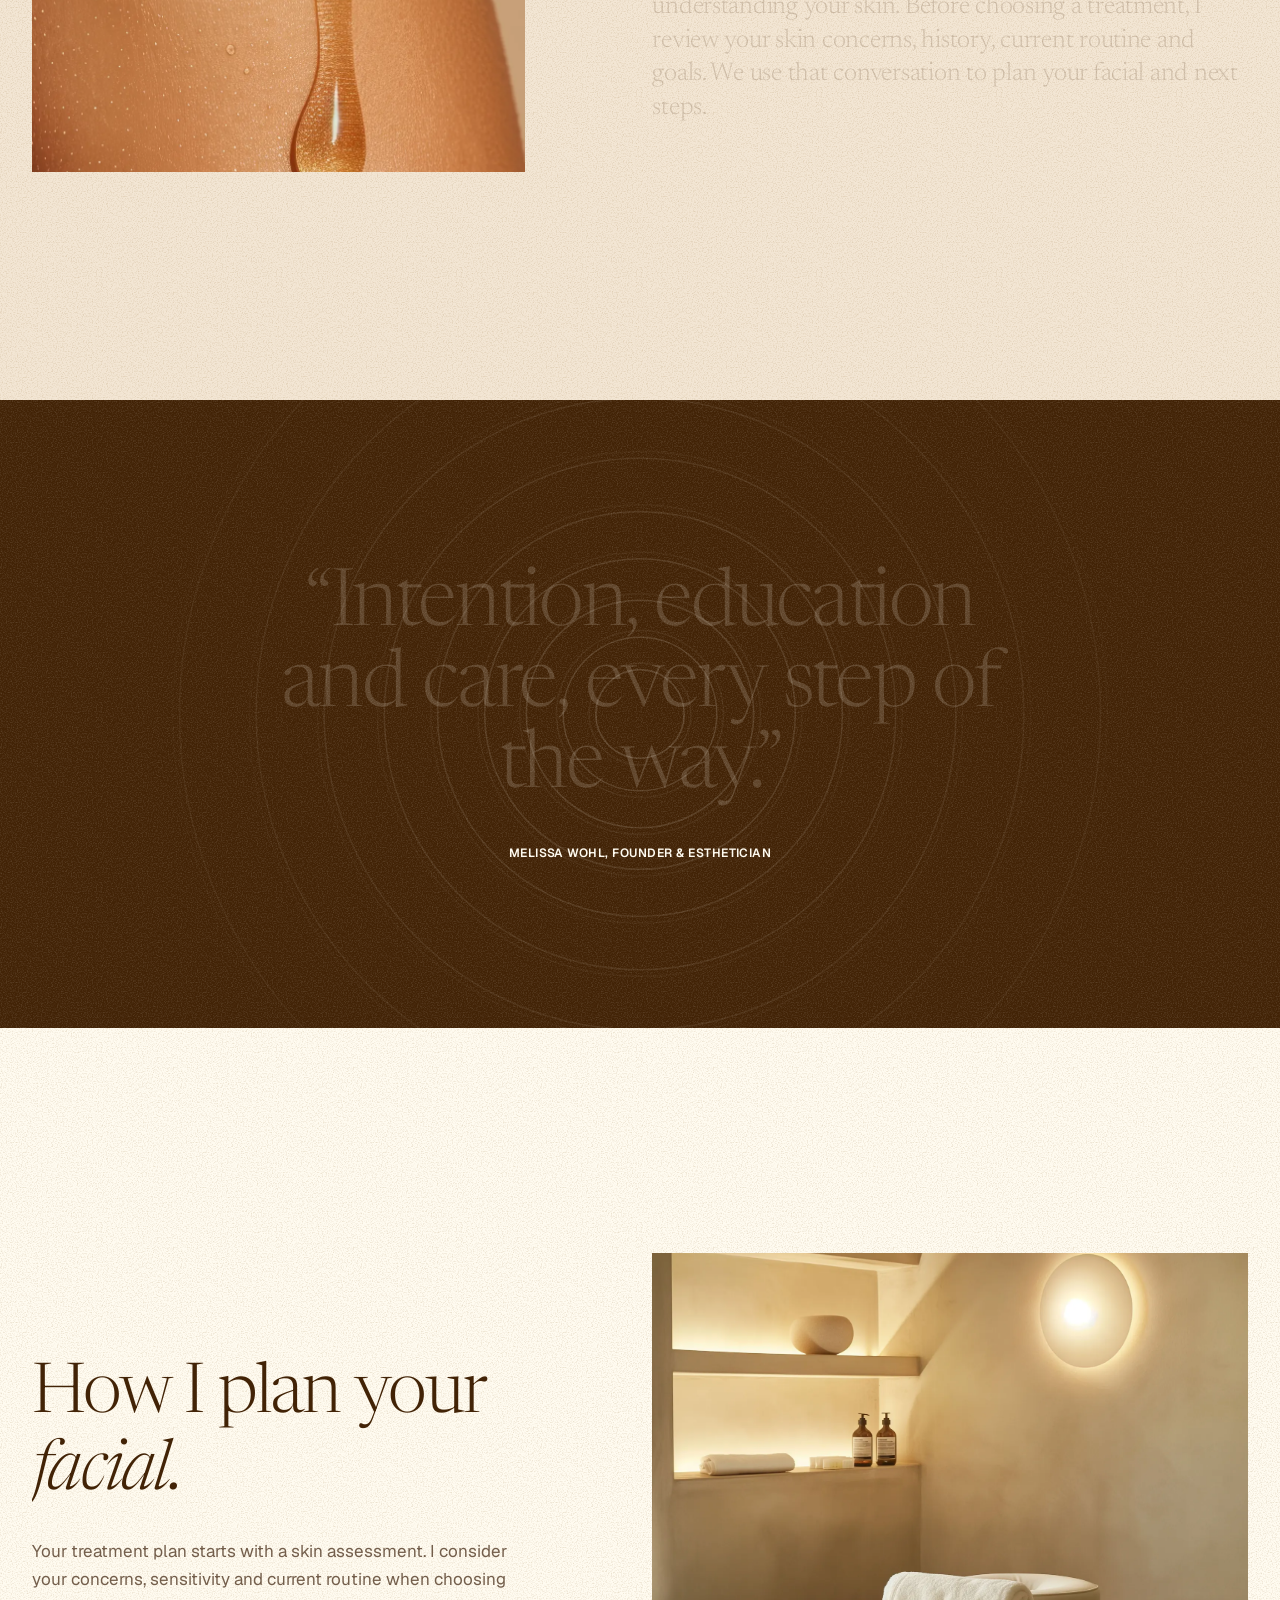
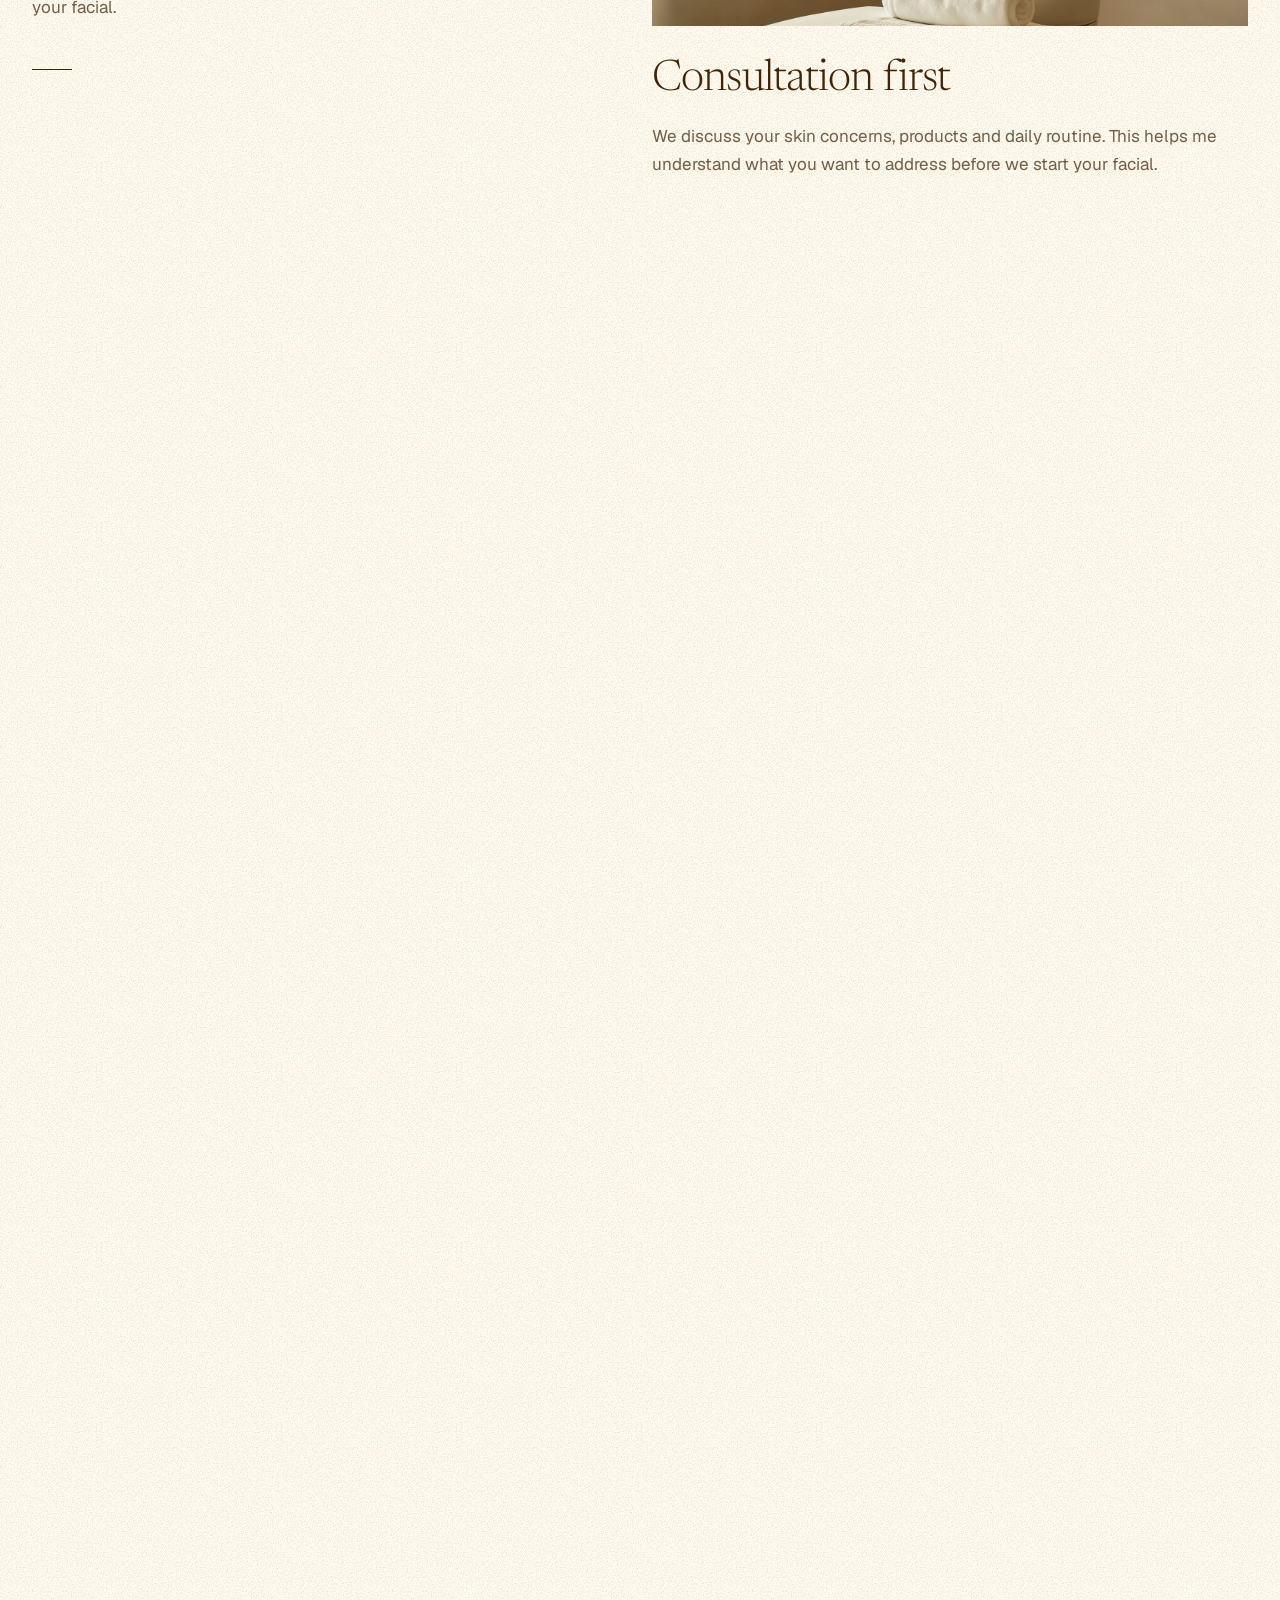
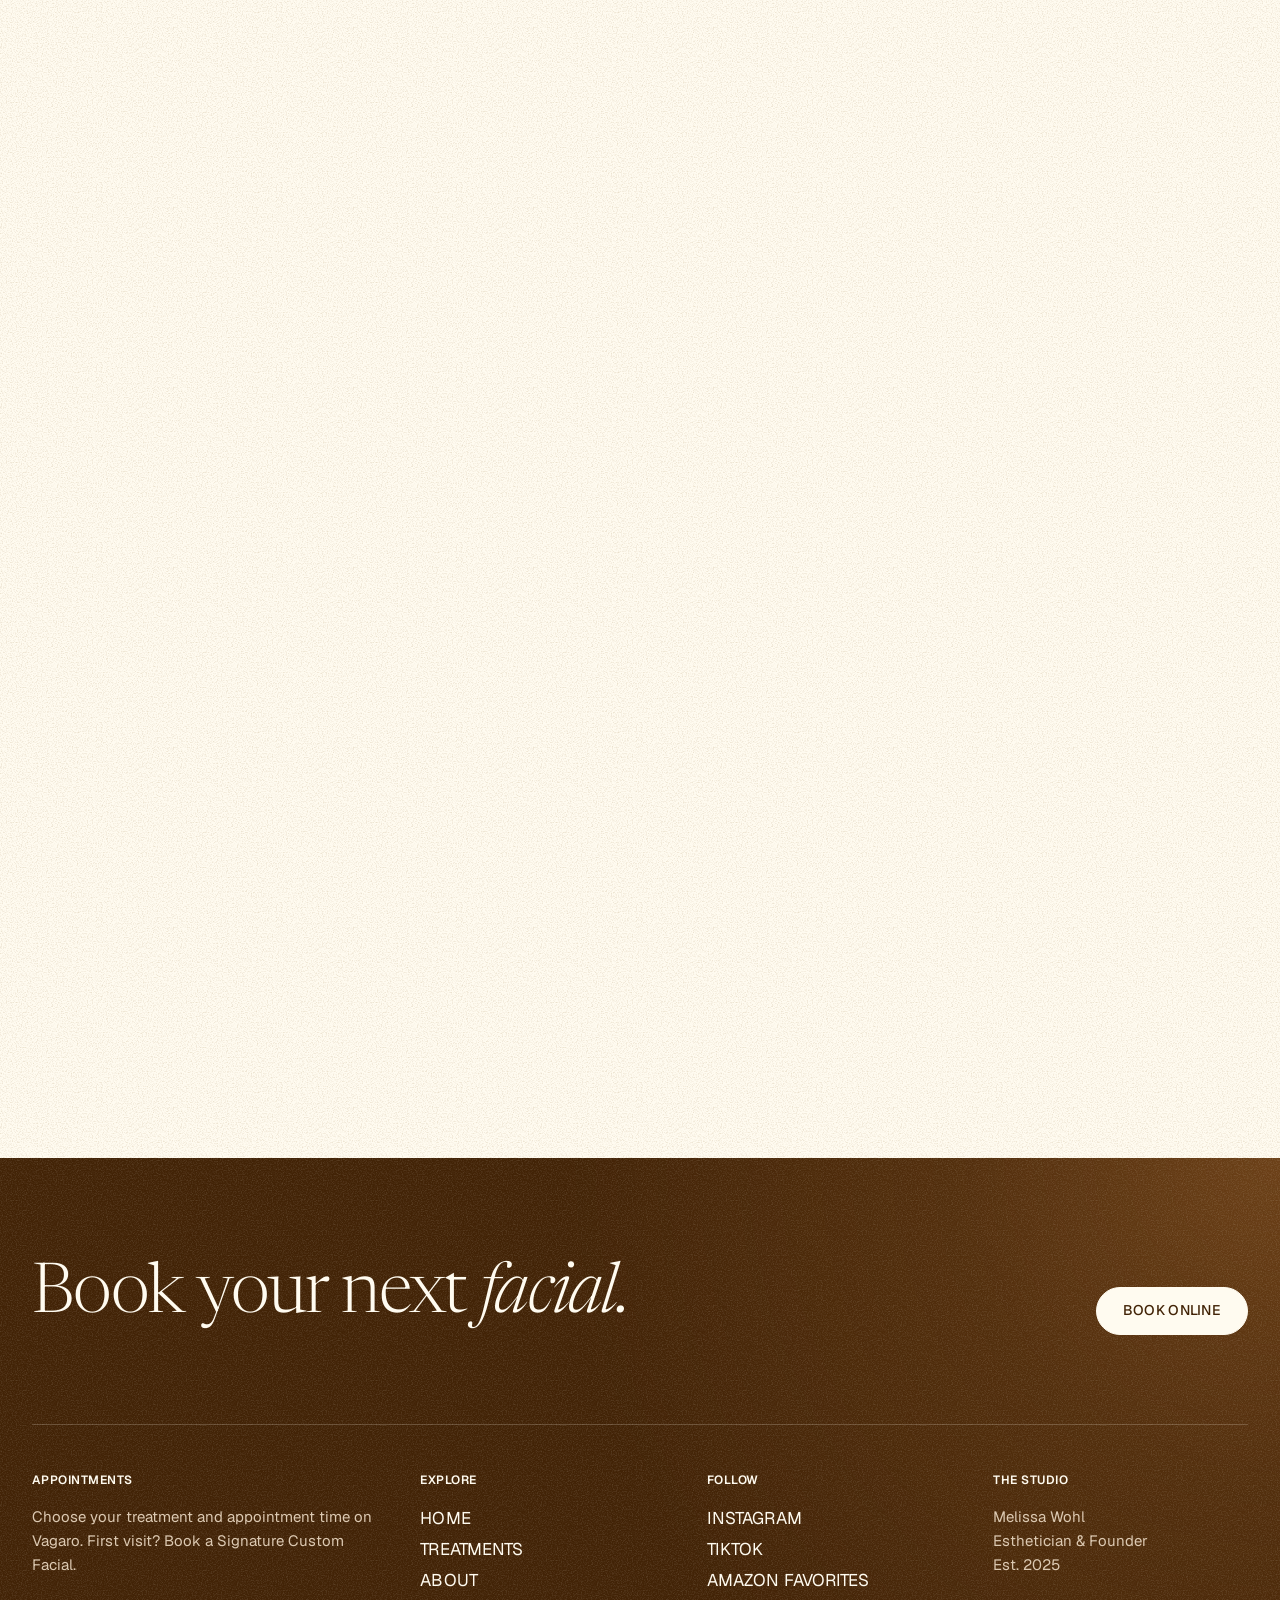
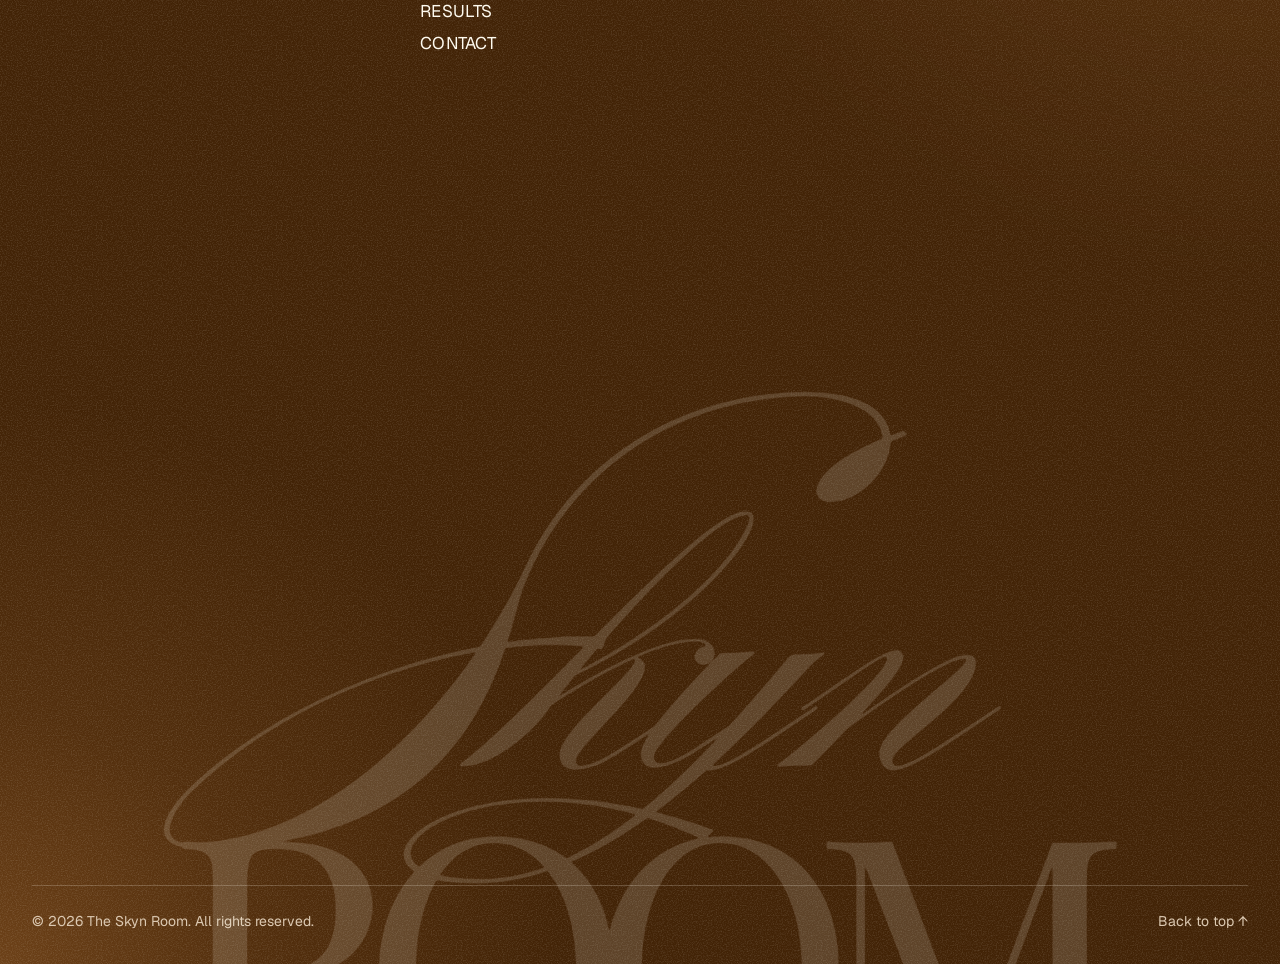
<file: skynroom/about.html>
<!doctype html>
<html lang="en" class="js">
<head>
  <meta charset="utf-8">
  <meta name="viewport" content="width=device-width, initial-scale=1">
  <title>Melissa Wohl, Esthetician | About The Skyn Room</title>
  <meta name="description" content="Meet Melissa Wohl, founder and esthetician at The Skyn Room. Learn how your skin concerns, routine and goals shape your custom facial and treatment plan.">
  <meta name="theme-color" content="#FFFBF0" media="(prefers-color-scheme: light)">
  <meta name="theme-color" content="#1B1006" media="(prefers-color-scheme: dark)">
  <link rel="canonical" href="https://www.theskynroom.com/about.html">
  <link rel="icon" href="assets/img/favicon.png" type="image/png">
  <link rel="apple-touch-icon" href="assets/img/apple-touch-icon.png">
  <meta property="og:type" content="profile">
  <meta property="og:title" content="Melissa Wohl, Esthetician | About The Skyn Room">
  <meta property="og:description" content="Meet Melissa Wohl and learn how she plans facial treatments around your skin concerns, current routine and skincare goals.">
  <meta property="og:image" content="https://www.theskynroom.com/assets/img/og.jpg">
  <meta name="twitter:card" content="summary_large_image">
  <link rel="preload" href="assets/fonts/newsreader-latin.woff2" as="font" type="font/woff2" crossorigin>
  <link rel="stylesheet" href="assets/vendor/lenis.css">
  <link rel="stylesheet" href="assets/css/style.css">
  <script>setTimeout(function(){if(!window.__skynReady){var h=document.documentElement;h.classList.remove("js");h.classList.add("no-js");}},2500);</script>
</head>
<body id="top" data-page="about">
  <a class="skip-link" href="#main">Skip to content</a>
  <div class="curtain" aria-hidden="true"><img class="logo-img" src="assets/img/logo-cream.webp" alt="" width="1600" height="1215"></div>

  <header class="site-header">
    <div class="wrap site-header__inner">
      <a class="logo" href="index.html" aria-label="The Skyn Room, home"><picture><source srcset="assets/img/logo-cream.webp" media="(prefers-color-scheme: dark)"><img class="logo-img" src="assets/img/logo-brown.webp" alt="" width="1600" height="1215"></picture></a>
      <nav class="nav" aria-label="Main">
        <a href="index.html">Home</a>
        <a href="treatments.html">Treatments</a>
        <a href="about.html" aria-current="page">About</a>
        <a href="results.html">Results</a>
        <a href="contact.html">Contact</a>
      </nav>
      <div class="header-cta">
        <a class="btn btn--sm" data-book href="https://www.vagaro.com/theskynroom1/services" target="_blank" rel="noopener">Book Online</a>
        <button class="menu-toggle" type="button" aria-expanded="false" aria-controls="mobile-menu">Menu</button>
      </div>
    </div>
  </header>

  <div class="mobile-menu" id="mobile-menu" aria-hidden="true">
    <div class="mobile-menu__top">
      <img class="logo-img" src="assets/img/logo-cream.webp" alt="" width="1600" height="1215">
      <button class="menu-close" type="button">Close</button>
    </div>
    <nav aria-label="Mobile">
      <a href="index.html">Home</a>
      <a href="treatments.html">Treatments</a>
      <a href="about.html" aria-current="page">About</a>
      <a href="results.html">Results</a>
      <a href="contact.html">Contact</a>
    </nav>
    <div class="mobile-menu__foot">
      <a class="btn btn--light" data-book href="https://www.vagaro.com/theskynroom1/services" target="_blank" rel="noopener">Book Online</a>
      <div class="social">
        <a class="small" href="https://www.instagram.com/skynbymelissa" target="_blank" rel="noopener">Instagram</a>
        <a class="small" href="https://www.tiktok.com/@theskynroom" target="_blank" rel="noopener">TikTok</a>
      </div>
    </div>
  </div>

  <main id="main">

    <section class="about-hero">
      <div class="wrap about-hero__grid">
        <div class="about-hero__title">
          <h1 class="h-display" data-split data-delay="0.1">Meet <em>Melissa.</em></h1>
          <p data-reveal data-delay="0.3">I’m Melissa Wohl, founder and esthetician at The Skyn Room. I provide facial treatments tailored to your skin concerns and goals.</p>
        </div>
        <figure class="about-hero__media media" data-img-reveal>
          <img src="assets/img/melissa.webp" alt="Portrait of Melissa Wohl, esthetician and founder of The Skyn Room" width="1200" height="1800" fetchpriority="high">
        </figure>
      </div>
    </section>

    <!-- STORY: image holds while the paragraphs light up -->
    <section class="section story tone-sand" aria-label="My story">
      <div class="wrap story__grid">
        <figure class="story__media media">
          <img src="assets/img/droplet-skin.webp" alt="" width="1241" height="2000" loading="lazy">
        </figure>
        <div class="story__text">
          <p class="label">(My story)</p>
          <p class="story__p">My interest in skincare began long before I became an esthetician. After exploring other career paths, I chose to turn that interest into my work.</p>
          <p class="story__p">My own skin concerns taught me how frustrating it can be to search for answers. I understand the patience it takes to find a routine that works and see changes in your skin.</p>
          <p class="story__p">I founded The Skyn Room to offer care that starts with understanding your skin. Before choosing a treatment, I review your skin concerns, history, current routine and goals. We use that conversation to plan your facial and next steps.</p>
        </div>
      </div>
    </section>

    <section class="section manifesto tone-invert has-ripple" aria-label="Promise">
      <div class="wrap">
        <figure>
          <blockquote data-scrub>“Intention, education and care, every step of the way.”</blockquote>
          <figcaption class="label" data-reveal>Melissa Wohl, Founder &amp; Esthetician</figcaption>
        </figure>
      </div>
    </section>

    <!-- APPROACH: heading holds, principles change in place -->
    <section class="approach" aria-label="The Skyn Room approach">
      <div class="wrap approach__pin">
        <div class="approach__head">
          <h2 class="h-section" data-split>How I plan your <em>facial.</em></h2>
          <p class="body approach__lede">Your treatment plan starts with a skin assessment. I consider your concerns, sensitivity and current routine when choosing your facial.</p>
          <div class="approach__progress" aria-hidden="true"><div class="approach__bar"><span></span></div></div>
        </div>
        <div class="approach__items">
          <article class="approach__item">
            <div class="media"><img src="assets/img/spa-room.webp" alt="Calm treatment room with a facial bed and warm light" width="1600" height="1600" loading="lazy"></div>
            <h3>Consultation first</h3>
            <p class="body">We discuss your skin concerns, products and daily routine. This helps me understand what you want to address before we start your facial.</p>
          </article>
          <article class="approach__item">
            <div class="media"><img src="assets/img/treat-acne.webp" alt="High frequency treatment over gauze during a facial" width="616" height="616" loading="lazy"></div>
            <h3>Care tailored to your skin</h3>
            <p class="body">I choose each step of your facial based on your skin assessment and goals, with attention to how your skin responds.</p>
          </article>
          <article class="approach__item">
            <div class="media"><img src="assets/img/treat-dermaplane.webp" alt="Dermaplaning with a precision blade on the cheek" width="1200" height="1200" loading="lazy"></div>
            <h3>Honest expectations</h3>
            <p class="body">We discuss what your treatment can address and what may need ongoing care. Your progress depends on your skin, treatment plan and consistency.</p>
          </article>
          <article class="approach__item">
            <div class="media"><img src="assets/img/spa-interior.webp" alt="Softly lit relaxation space with candles" width="2000" height="1125" loading="lazy"></div>
            <h3>Time to relax</h3>
            <p class="body">Your appointment combines focused skincare with time to relax. You can ask questions about your facial and the next steps in your care.</p>
          </article>
        </div>
      </div>
    </section>

  </main>

  <footer class="site-footer tone-cocoa">
    <div class="wrap">
      <div class="footer-cta">
        <h2 class="h-section" data-split>Book your next <em>facial.</em></h2>
        <a class="btn" data-book href="https://www.vagaro.com/theskynroom1/services" target="_blank" rel="noopener">Book Online</a>
      </div>
      <div class="footer-cols">
        <div>
          <h4 class="label">Appointments</h4>
          <p>Choose your treatment and appointment time on Vagaro. First visit? Book a Signature Custom Facial.</p>
        </div>
        <div>
          <h4 class="label">Explore</h4>
          <ul>
            <li><a href="index.html">Home</a></li>
            <li><a href="treatments.html">Treatments</a></li>
            <li><a href="about.html">About</a></li>
            <li><a href="results.html">Results</a></li>
            <li><a href="contact.html">Contact</a></li>
          </ul>
        </div>
        <div>
          <h4 class="label">Follow</h4>
          <ul>
            <li><a href="https://www.instagram.com/skynbymelissa" target="_blank" rel="noopener">Instagram</a></li>
            <li><a href="https://www.tiktok.com/@theskynroom" target="_blank" rel="noopener">TikTok</a></li>
            <li><a href="https://www.amazon.com/gp/profile/amzn1.account.AG4PQDUS6YXJBGA246PTV4RUSUZA" target="_blank" rel="noopener">Amazon Favorites</a></li>
          </ul>
        </div>
        <div>
          <h4 class="label">The Studio</h4>
          <p>Melissa Wohl<br>Esthetician &amp; Founder<br>Est. 2025</p>
        </div>
      </div>
      <div class="footer-mark" aria-hidden="true"><img class="logo-img" loading="lazy" src="assets/img/logo-cream.webp" alt="" width="1600" height="1215"></div>
      <div class="footer-bottom">
        <span>© 2026 The Skyn Room. All rights reserved.</span>
        <a href="#top">Back to top ↑</a>
      </div>
    </div>
  </footer>

  <script src="assets/vendor/gsap.min.js"></script>
  <script src="assets/vendor/ScrollTrigger.min.js"></script>
  <script src="assets/vendor/SplitText.min.js"></script>
  <script src="assets/vendor/lenis.min.js"></script>
  <script src="assets/js/main.js"></script>
</body>
</html>
</file>
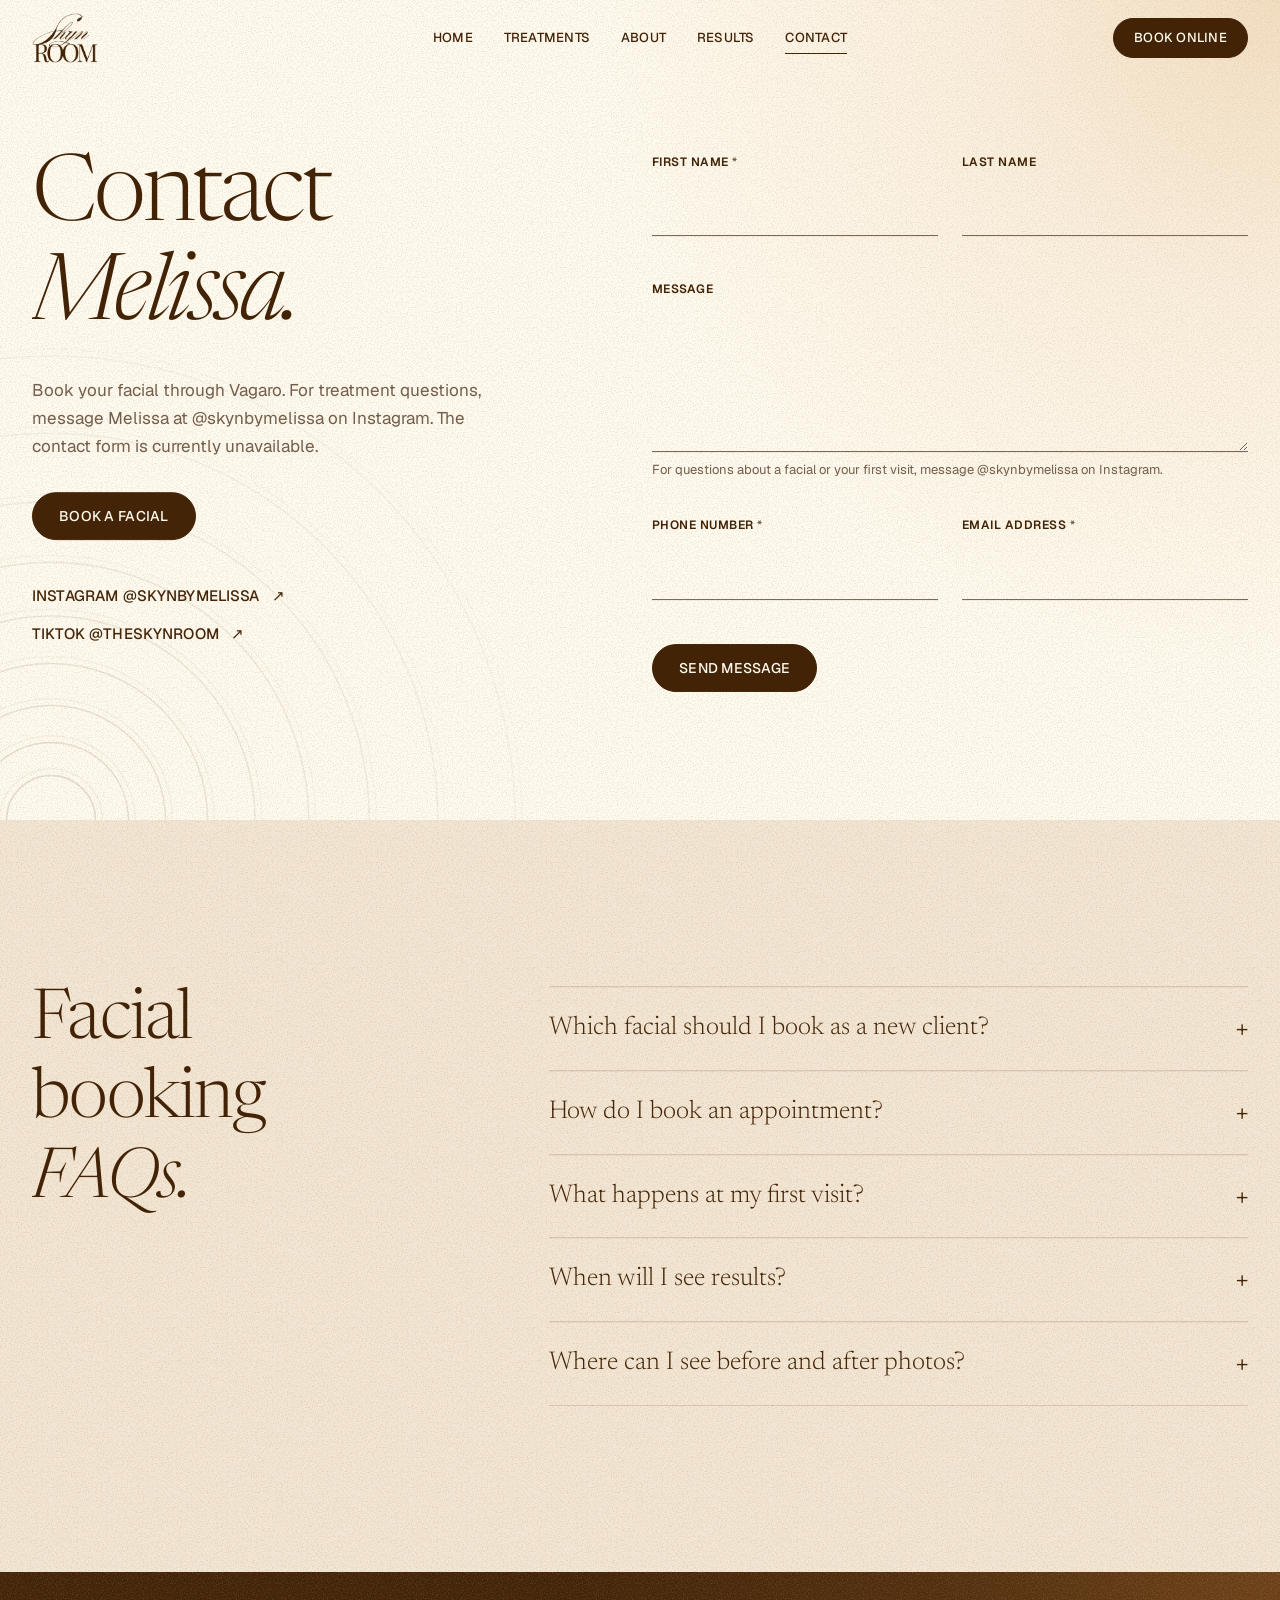
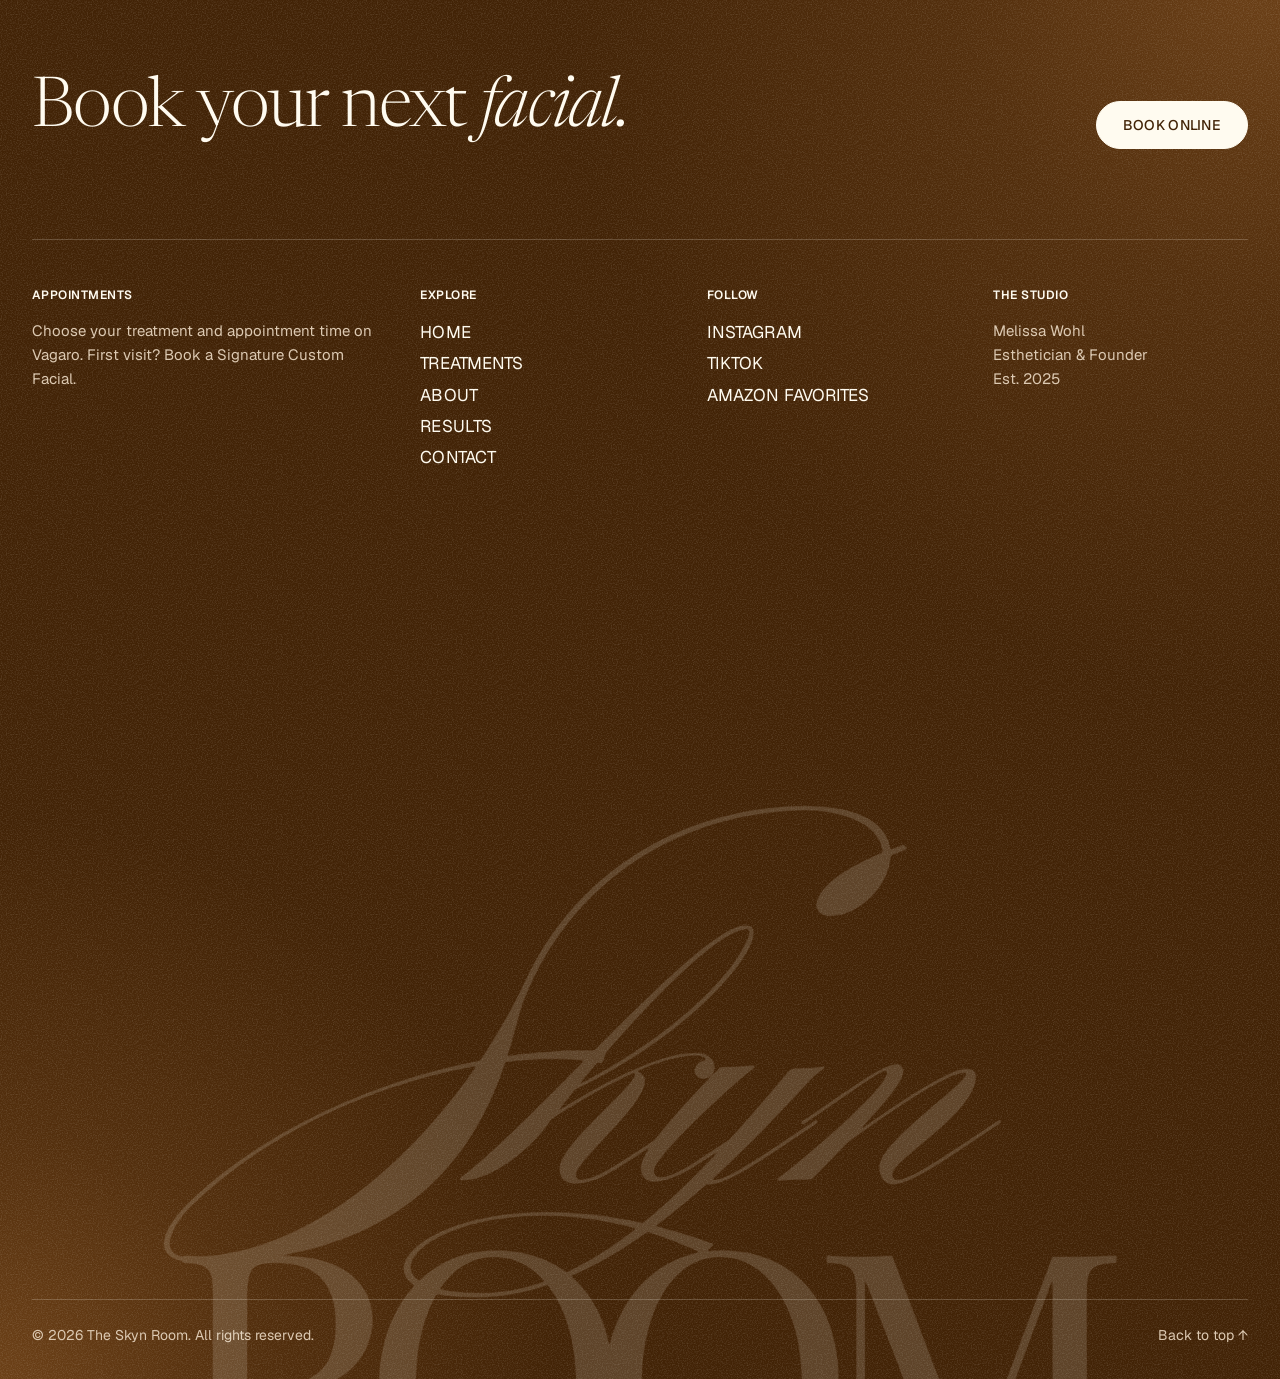
<file: skynroom/contact.html>
<!doctype html>
<html lang="en" class="js">
<head>
  <meta charset="utf-8">
  <meta name="viewport" content="width=device-width, initial-scale=1">
  <title>Contact &amp; Facial Appointments | The Skyn Room</title>
  <meta name="description" content="Book a facial at The Skyn Room through Vagaro. Message Melissa Wohl on Instagram with treatment questions and find answers about your first appointment.">
  <meta name="theme-color" content="#FFFBF0" media="(prefers-color-scheme: light)">
  <meta name="theme-color" content="#1B1006" media="(prefers-color-scheme: dark)">
  <link rel="canonical" href="https://www.theskynroom.com/contact.html">
  <link rel="icon" href="assets/img/favicon.png" type="image/png">
  <link rel="apple-touch-icon" href="assets/img/apple-touch-icon.png">
  <meta property="og:type" content="website">
  <meta property="og:title" content="Contact &amp; Facial Appointments | The Skyn Room">
  <meta property="og:description" content="Book your facial through Vagaro or message esthetician Melissa Wohl on Instagram. Find out what to book and what to expect at your first appointment.">
  <meta property="og:image" content="https://www.theskynroom.com/assets/img/og.jpg">
  <meta name="twitter:card" content="summary_large_image">
  <link rel="preload" href="assets/fonts/newsreader-latin.woff2" as="font" type="font/woff2" crossorigin>
  <link rel="stylesheet" href="assets/vendor/lenis.css">
  <link rel="stylesheet" href="assets/css/style.css">
  <script>setTimeout(function(){if(!window.__skynReady){var h=document.documentElement;h.classList.remove("js");h.classList.add("no-js");}},2500);</script>
</head>
<body id="top" data-page="contact">
  <a class="skip-link" href="#main">Skip to content</a>
  <div class="curtain" aria-hidden="true"><img class="logo-img" src="assets/img/logo-cream.webp" alt="" width="1600" height="1215"></div>

  <header class="site-header">
    <div class="wrap site-header__inner">
      <a class="logo" href="index.html" aria-label="The Skyn Room, home"><picture><source srcset="assets/img/logo-cream.webp" media="(prefers-color-scheme: dark)"><img class="logo-img" src="assets/img/logo-brown.webp" alt="" width="1600" height="1215"></picture></a>
      <nav class="nav" aria-label="Main">
        <a href="index.html">Home</a>
        <a href="treatments.html">Treatments</a>
        <a href="about.html">About</a>
        <a href="results.html">Results</a>
        <a href="contact.html" aria-current="page">Contact</a>
      </nav>
      <div class="header-cta">
        <a class="btn btn--sm" data-book href="https://www.vagaro.com/theskynroom1/services" target="_blank" rel="noopener">Book Online</a>
        <button class="menu-toggle" type="button" aria-expanded="false" aria-controls="mobile-menu">Menu</button>
      </div>
    </div>
  </header>

  <div class="mobile-menu" id="mobile-menu" aria-hidden="true">
    <div class="mobile-menu__top">
      <img class="logo-img" src="assets/img/logo-cream.webp" alt="" width="1600" height="1215">
      <button class="menu-close" type="button">Close</button>
    </div>
    <nav aria-label="Mobile">
      <a href="index.html">Home</a>
      <a href="treatments.html">Treatments</a>
      <a href="about.html">About</a>
      <a href="results.html">Results</a>
      <a href="contact.html" aria-current="page">Contact</a>
    </nav>
    <div class="mobile-menu__foot">
      <a class="btn btn--light" data-book href="https://www.vagaro.com/theskynroom1/services" target="_blank" rel="noopener">Book Online</a>
      <div class="social">
        <a class="small" href="https://www.instagram.com/skynbymelissa" target="_blank" rel="noopener">Instagram</a>
        <a class="small" href="https://www.tiktok.com/@theskynroom" target="_blank" rel="noopener">TikTok</a>
      </div>
    </div>
  </div>

  <main id="main">

    <section class="contact has-ripple" aria-label="Contact">
      <div class="wrap contact__grid">
        <div class="contact__intro">
          <h1 class="h-display h-display--md" data-split data-delay="0.1">Contact <em>Melissa.</em></h1>
          <p class="body" data-reveal data-delay="0.3">Book your facial through Vagaro. For treatment questions, message Melissa at @skynbymelissa on Instagram. The contact form is currently unavailable.</p>
          <a class="btn" data-book href="https://www.vagaro.com/theskynroom1/services" target="_blank" rel="noopener" data-reveal data-delay="0.4">Book a Facial</a>
          <ul class="contact__links" data-reveal data-delay="0.5">
            <li><a class="link-arrow" href="https://www.instagram.com/skynbymelissa" target="_blank" rel="noopener">Instagram @skynbymelissa <span class="arr">↗</span></a></li>
            <li><a class="link-arrow" href="https://www.tiktok.com/@theskynroom" target="_blank" rel="noopener">TikTok @theskynroom <span class="arr">↗</span></a></li>
          </ul>
        </div>

        <div class="contact__form" data-reveal data-delay="0.35">
          <!-- Connect the form: replace YOUR_FORM_ID with a Formspree form id
               (formspree.io), or point action at any endpoint that accepts POST. -->
          <form class="form" action="https://formspree.io/f/YOUR_FORM_ID" method="POST" novalidate>
            <div class="field">
              <label for="first_name">First name <span class="req" aria-hidden="true">*</span></label>
              <input id="first_name" name="first_name" type="text" autocomplete="given-name" required aria-describedby="first_name-error">
              <span class="error" id="first_name-error"></span>
            </div>
            <div class="field">
              <label for="last_name">Last name</label>
              <input id="last_name" name="last_name" type="text" autocomplete="family-name">
            </div>
            <div class="field field--full">
              <label for="message">Message</label>
              <textarea id="message" name="message" rows="4" aria-describedby="message-hint"></textarea>
              <span class="hint" id="message-hint">For questions about a facial or your first visit, message @skynbymelissa on Instagram.</span>
            </div>
            <div class="field">
              <label for="phone">Phone number <span class="req" aria-hidden="true">*</span></label>
              <input id="phone" name="phone" type="tel" autocomplete="tel" required aria-describedby="phone-error">
              <span class="error" id="phone-error"></span>
            </div>
            <div class="field">
              <label for="email">Email address <span class="req" aria-hidden="true">*</span></label>
              <input id="email" name="email" type="email" autocomplete="email" required aria-describedby="email-error">
              <span class="error" id="email-error"></span>
            </div>
            <div class="form__foot">
              <button class="btn" type="submit"><span class="btn__label">Send Message</span></button>
              <p class="form__status" role="status" aria-live="polite"></p>
            </div>
          </form>
        </div>
      </div>
    </section>

    <section class="section faq tone-sand" aria-label="Frequently asked questions">
      <div class="wrap faq__grid">
        <div class="faq__head">
          <h2 class="h-section" data-split>Facial booking <em>FAQs.</em></h2>
        </div>
        <div class="faq__list" data-reveal>
          <details class="faq__item">
            <summary><span>Which facial should I book as a new client?</span><span class="sign" aria-hidden="true">+</span></summary>
            <div class="faq__answer"><p>Book the Signature Custom Facial for your first appointment. Melissa will assess your skin, review your routine and discuss your concerns before recommending future treatments.</p></div>
          </details>
          <details class="faq__item">
            <summary><span>How do I book an appointment?</span><span class="sign" aria-hidden="true">+</span></summary>
            <div class="faq__answer"><p>Open the <a data-book href="https://www.vagaro.com/theskynroom1/services" target="_blank" rel="noopener">Vagaro booking page</a>, select your treatment and choose an available appointment time.</p></div>
          </details>
          <details class="faq__item">
            <summary><span>What happens at my first visit?</span><span class="sign" aria-hidden="true">+</span></summary>
            <div class="faq__answer"><p>Your Signature Custom Facial starts with a consultation about your skin history, skincare routine and goals. Melissa then tailors the facial to your skin’s needs.</p></div>
          </details>
          <details class="faq__item">
            <summary><span>When will I see results?</span><span class="sign" aria-hidden="true">+</span></summary>
            <div class="faq__answer"><p>Results vary by skin concern and treatment. During your consultation, Melissa will explain what to expect and discuss a treatment plan based on your goals.</p></div>
          </details>
          <details class="faq__item">
            <summary><span>Where can I see before and after photos?</span><span class="sign" aria-hidden="true">+</span></summary>
            <div class="faq__answer"><p>View client <a href="results.html">before and after photos</a>, or visit <a href="https://www.instagram.com/skynbymelissa" target="_blank" rel="noopener">@skynbymelissa</a> on Instagram for more treatment updates.</p></div>
          </details>
        </div>
      </div>
    </section>

  </main>

  <footer class="site-footer tone-cocoa">
    <div class="wrap">
      <div class="footer-cta">
        <h2 class="h-section" data-split>Book your next <em>facial.</em></h2>
        <a class="btn" data-book href="https://www.vagaro.com/theskynroom1/services" target="_blank" rel="noopener">Book Online</a>
      </div>
      <div class="footer-cols">
        <div>
          <h4 class="label">Appointments</h4>
          <p>Choose your treatment and appointment time on Vagaro. First visit? Book a Signature Custom Facial.</p>
        </div>
        <div>
          <h4 class="label">Explore</h4>
          <ul>
            <li><a href="index.html">Home</a></li>
            <li><a href="treatments.html">Treatments</a></li>
            <li><a href="about.html">About</a></li>
            <li><a href="results.html">Results</a></li>
            <li><a href="contact.html">Contact</a></li>
          </ul>
        </div>
        <div>
          <h4 class="label">Follow</h4>
          <ul>
            <li><a href="https://www.instagram.com/skynbymelissa" target="_blank" rel="noopener">Instagram</a></li>
            <li><a href="https://www.tiktok.com/@theskynroom" target="_blank" rel="noopener">TikTok</a></li>
            <li><a href="https://www.amazon.com/gp/profile/amzn1.account.AG4PQDUS6YXJBGA246PTV4RUSUZA" target="_blank" rel="noopener">Amazon Favorites</a></li>
          </ul>
        </div>
        <div>
          <h4 class="label">The Studio</h4>
          <p>Melissa Wohl<br>Esthetician &amp; Founder<br>Est. 2025</p>
        </div>
      </div>
      <div class="footer-mark" aria-hidden="true"><img class="logo-img" loading="lazy" src="assets/img/logo-cream.webp" alt="" width="1600" height="1215"></div>
      <div class="footer-bottom">
        <span>© 2026 The Skyn Room. All rights reserved.</span>
        <a href="#top">Back to top ↑</a>
      </div>
    </div>
  </footer>

  <script src="assets/vendor/gsap.min.js"></script>
  <script src="assets/vendor/ScrollTrigger.min.js"></script>
  <script src="assets/vendor/SplitText.min.js"></script>
  <script src="assets/vendor/lenis.min.js"></script>
  <script src="assets/js/main.js"></script>
</body>
</html>
</file>
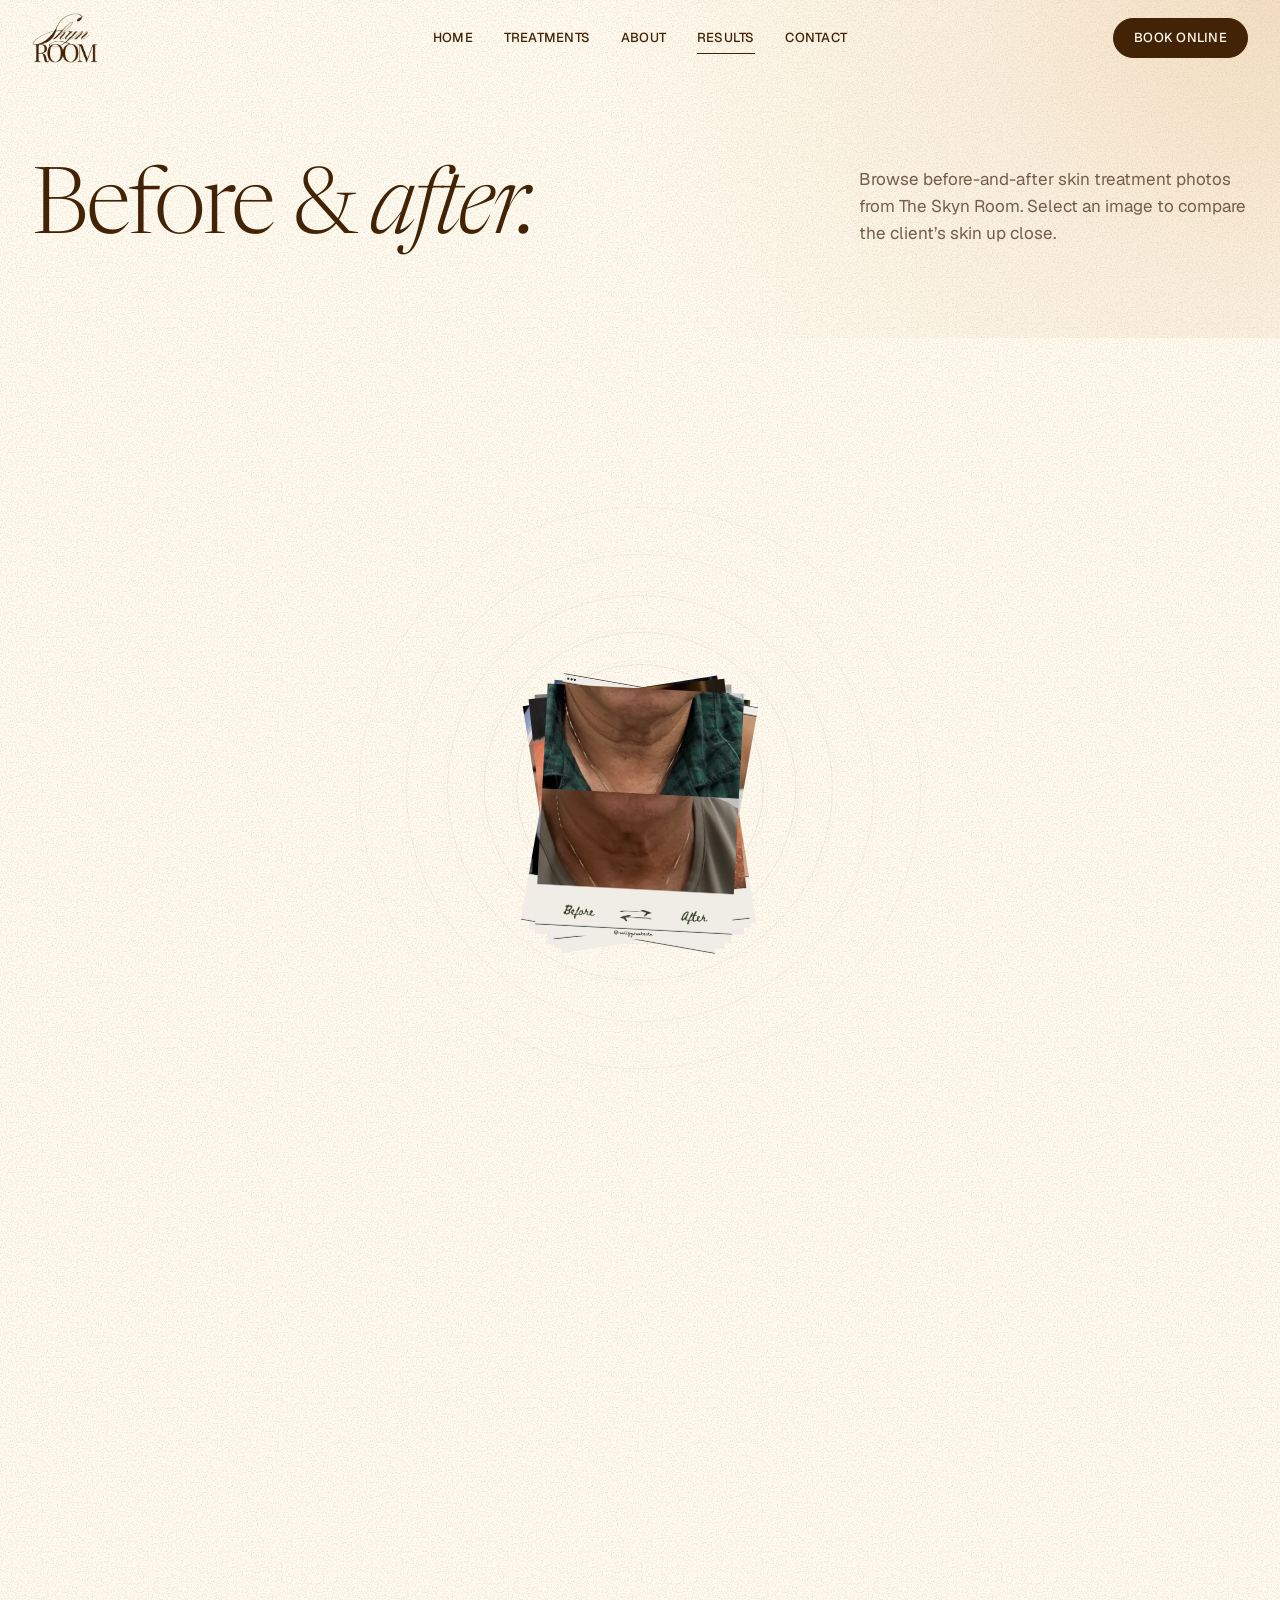
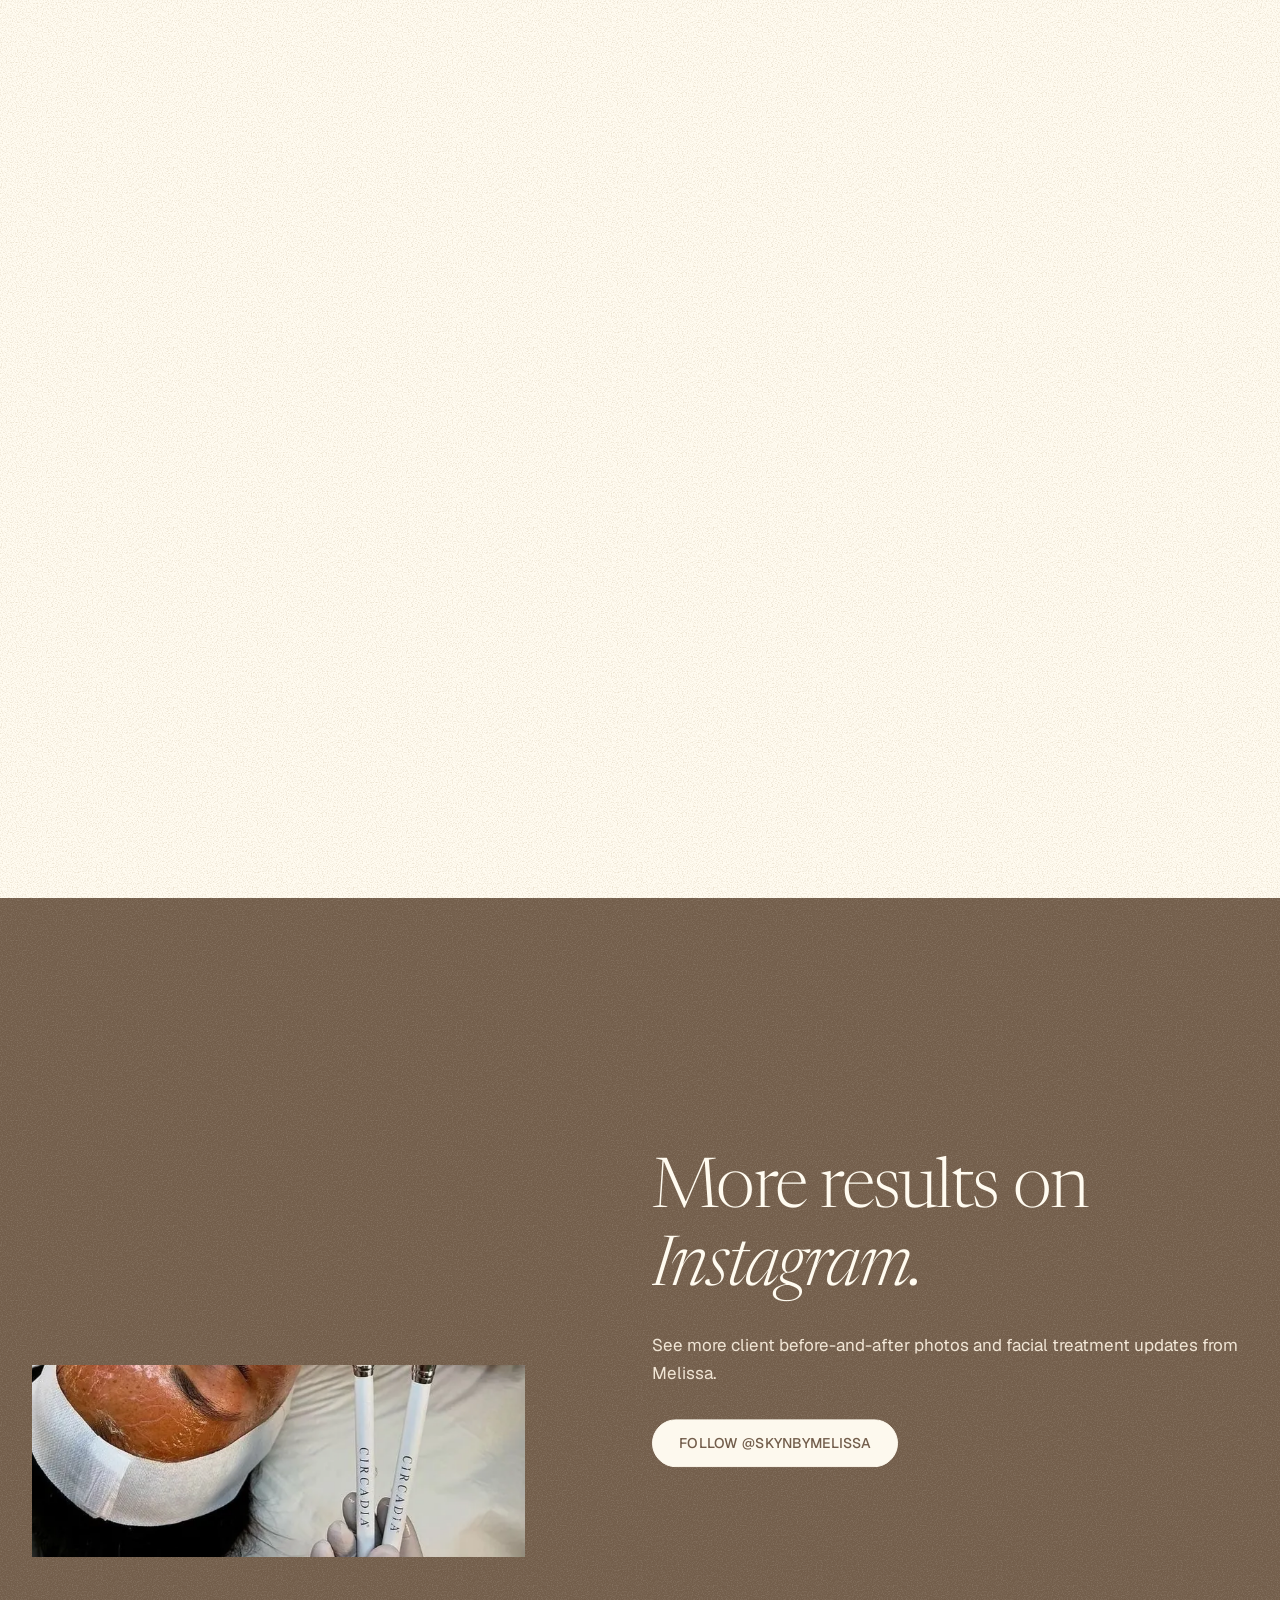
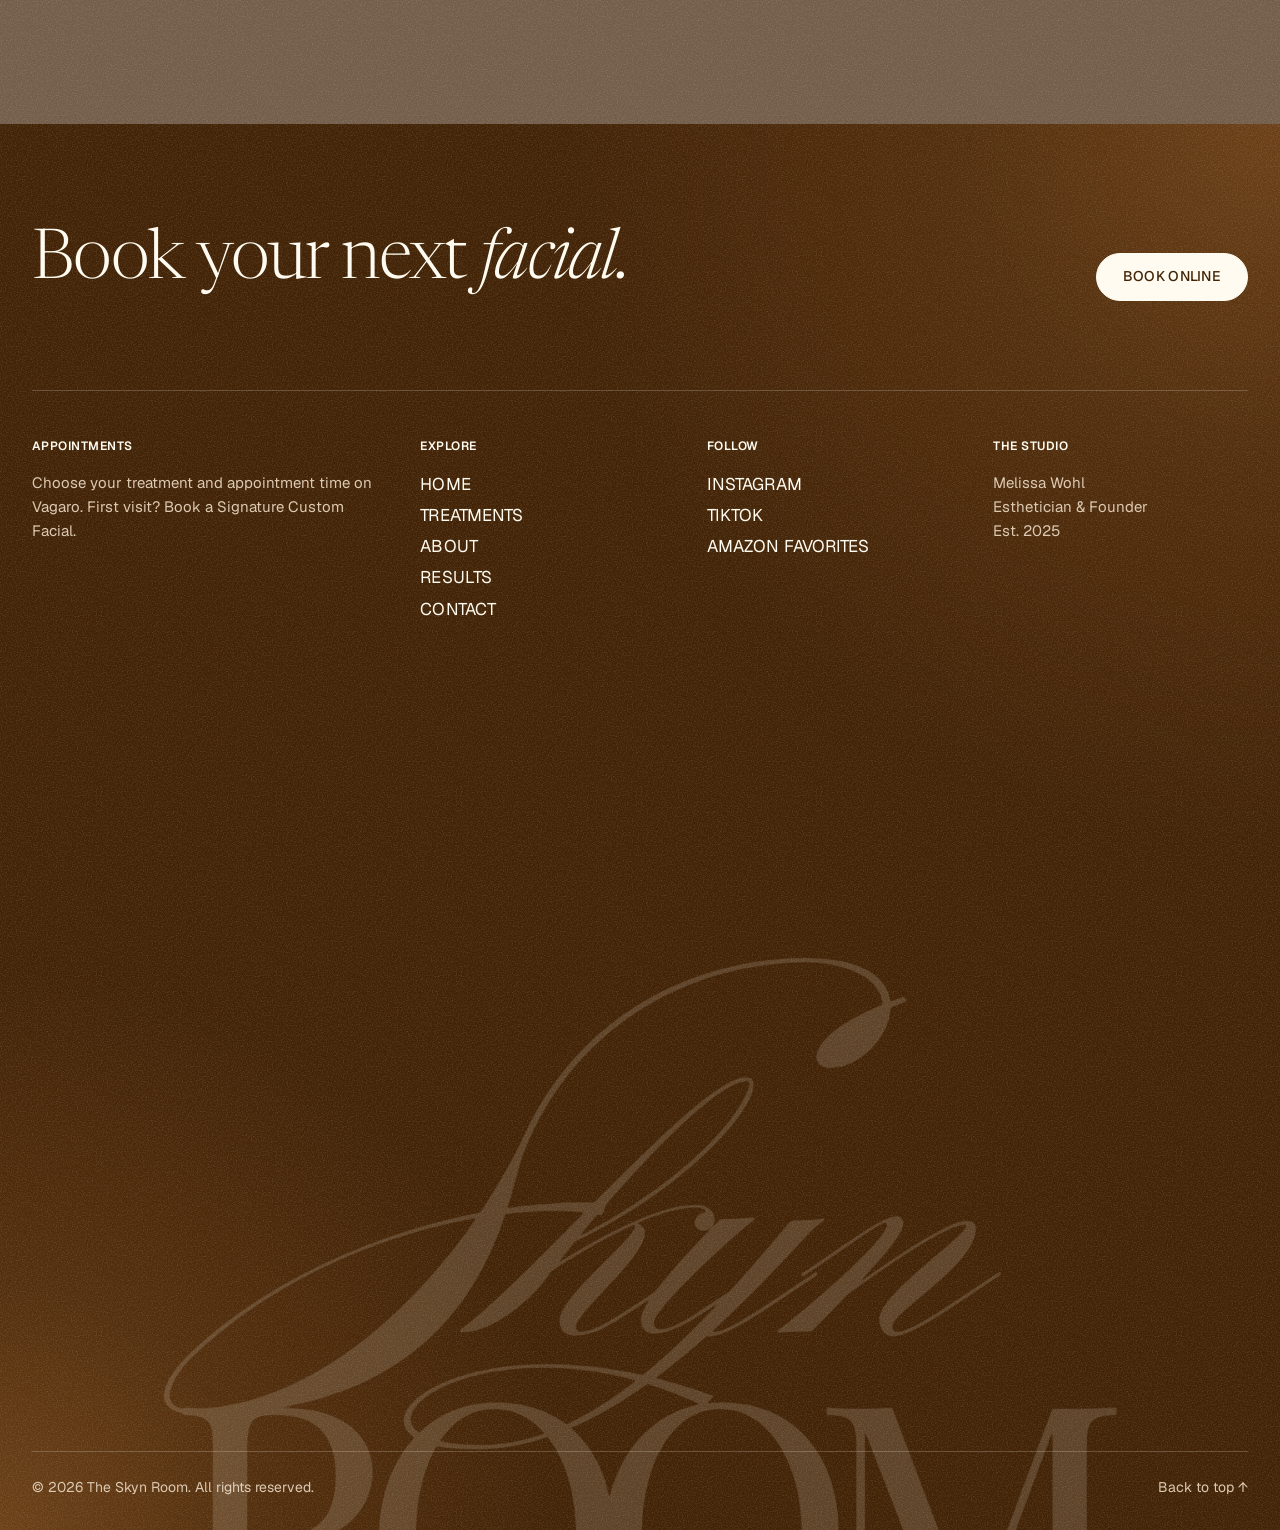
<file: skynroom/results.html>
<!doctype html>
<html lang="en" class="js">
<head>
  <meta charset="utf-8">
  <meta name="viewport" content="width=device-width, initial-scale=1">
  <title>Skin Treatment Before &amp; After | The Skyn Room</title>
  <meta name="description" content="Browse before-and-after skin treatment photos from The Skyn Room. View close-ups of the face and neck, and explore facial treatments with Melissa Wohl.">
  <meta name="theme-color" content="#FFFBF0" media="(prefers-color-scheme: light)">
  <meta name="theme-color" content="#1B1006" media="(prefers-color-scheme: dark)">
  <link rel="canonical" href="https://www.theskynroom.com/results.html">
  <link rel="icon" href="assets/img/favicon.png" type="image/png">
  <link rel="apple-touch-icon" href="assets/img/apple-touch-icon.png">
  <meta property="og:type" content="website">
  <meta property="og:title" content="Skin Treatment Before &amp; After | The Skyn Room">
  <meta property="og:description" content="View before-and-after skin treatment photos from The Skyn Room, including full-face comparisons and close-ups of the nose and neck.">
  <meta property="og:image" content="https://www.theskynroom.com/assets/img/og.jpg">
  <meta name="twitter:card" content="summary_large_image">
  <link rel="preload" href="assets/fonts/newsreader-latin.woff2" as="font" type="font/woff2" crossorigin>
  <link rel="stylesheet" href="assets/vendor/lenis.css">
  <link rel="stylesheet" href="assets/css/style.css">
  <script>setTimeout(function(){if(!window.__skynReady){var h=document.documentElement;h.classList.remove("js");h.classList.add("no-js");}},2500);</script>
</head>
<body id="top" data-page="results">
  <a class="skip-link" href="#main">Skip to content</a>
  <div class="curtain" aria-hidden="true"><img class="logo-img" src="assets/img/logo-cream.webp" alt="" width="1600" height="1215"></div>

  <header class="site-header">
    <div class="wrap site-header__inner">
      <a class="logo" href="index.html" aria-label="The Skyn Room, home"><picture><source srcset="assets/img/logo-cream.webp" media="(prefers-color-scheme: dark)"><img class="logo-img" src="assets/img/logo-brown.webp" alt="" width="1600" height="1215"></picture></a>
      <nav class="nav" aria-label="Main">
        <a href="index.html">Home</a>
        <a href="treatments.html">Treatments</a>
        <a href="about.html">About</a>
        <a href="results.html" aria-current="page">Results</a>
        <a href="contact.html">Contact</a>
      </nav>
      <div class="header-cta">
        <a class="btn btn--sm" data-book href="https://www.vagaro.com/theskynroom1/services" target="_blank" rel="noopener">Book Online</a>
        <button class="menu-toggle" type="button" aria-expanded="false" aria-controls="mobile-menu">Menu</button>
      </div>
    </div>
  </header>

  <div class="mobile-menu" id="mobile-menu" aria-hidden="true">
    <div class="mobile-menu__top">
      <img class="logo-img" src="assets/img/logo-cream.webp" alt="" width="1600" height="1215">
      <button class="menu-close" type="button">Close</button>
    </div>
    <nav aria-label="Mobile">
      <a href="index.html">Home</a>
      <a href="treatments.html">Treatments</a>
      <a href="about.html">About</a>
      <a href="results.html" aria-current="page">Results</a>
      <a href="contact.html">Contact</a>
    </nav>
    <div class="mobile-menu__foot">
      <a class="btn btn--light" data-book href="https://www.vagaro.com/theskynroom1/services" target="_blank" rel="noopener">Book Online</a>
      <div class="social">
        <a class="small" href="https://www.instagram.com/skynbymelissa" target="_blank" rel="noopener">Instagram</a>
        <a class="small" href="https://www.tiktok.com/@theskynroom" target="_blank" rel="noopener">TikTok</a>
      </div>
    </div>
  </div>

  <main id="main">

    <section class="page-hero">
      <div class="wrap page-hero__row">
        <h1 class="h-display h-display--md page-hero__title" data-split data-delay="0.1">Before &amp; <em>after.</em></h1>
        <div class="page-hero__aside" data-reveal data-delay="0.3">
          <p>Browse before-and-after skin treatment photos from The Skyn Room. Select an image to compare the client’s skin up close.</p>
        </div>
      </div>
    </section>

    <!-- DECK: stacked results spread into a grid while pinned -->
    <section class="deck-section has-ripple" aria-label="Before and after gallery">
      <div class="deck">
        <button class="deck__item" type="button" data-full="assets/img/ba-3.webp" data-alt="Side-by-side before-and-after photos of a client’s face" aria-label="Enlarge before-and-after photos: full face">
          <img src="assets/img/ba-3.webp" alt="Side-by-side before-and-after photos of a client’s face" width="1122" height="1300">
        </button>
        <button class="deck__item" type="button" data-full="assets/img/ba-2.webp" data-alt="Before-and-after photos of a client’s cheek and side profile" aria-label="Enlarge before-and-after photos: cheek and side profile">
          <img src="assets/img/ba-2.webp" alt="Before-and-after photos of a client’s cheek and side profile" width="1040" height="1300">
        </button>
        <button class="deck__item" type="button" data-full="assets/img/ba-6.webp" data-alt="Before-and-after photos of a bearded client’s forehead, nose and cheeks" aria-label="Enlarge before-and-after photos: forehead, nose and cheeks">
          <img src="assets/img/ba-6.webp" alt="Before-and-after photos of a bearded client’s forehead, nose and cheeks" width="1173" height="1300">
        </button>
        <button class="deck__item" type="button" data-full="assets/img/ba-5.webp" data-alt="Overhead before-and-after photos of a client’s face on the treatment bed" aria-label="Enlarge before-and-after photos: overhead facial comparison">
          <img src="assets/img/ba-5.webp" alt="Overhead before-and-after photos of a client’s face on the treatment bed" width="1078" height="1300">
        </button>
        <button class="deck__item" type="button" data-full="assets/img/ba-1.webp" data-alt="Before-and-after close-ups of a client’s nose and cheek" aria-label="Enlarge before-and-after photos: nose and cheek close-up">
          <img src="assets/img/ba-1.webp" alt="Before-and-after close-ups of a client’s nose and cheek" width="1040" height="1300">
        </button>
        <button class="deck__item" type="button" data-full="assets/img/ba-4.webp" data-alt="Before-and-after close-ups of a client’s neck" aria-label="Enlarge before-and-after photos: neck close-up">
          <img src="assets/img/ba-4.webp" alt="Before-and-after close-ups of a client’s neck" width="1040" height="1300">
        </button>
      </div>
    </section>

    <section class="section tone-taupe" aria-label="Follow on Instagram">
      <div class="wrap ig-cta">
        <figure class="ig-cta__media media" data-img-reveal>
          <img src="assets/img/treat-botox.webp" alt="Treatment mask applied with fan brushes during a facial" width="736" height="917" loading="lazy">
        </figure>
        <div class="ig-cta__text">
          <h2 class="h-section" data-split>More results on <em>Instagram.</em></h2>
          <p class="body" data-reveal>See more client before-and-after photos and facial treatment updates from Melissa.</p>
          <a class="btn" href="https://www.instagram.com/skynbymelissa" target="_blank" rel="noopener" data-reveal>Follow @skynbymelissa</a>
        </div>
      </div>
    </section>

  </main>

  <dialog class="lightbox" aria-label="Enlarged before-and-after photo">
    <div class="lightbox__inner"><img alt=""></div>
    <button class="lightbox__close" type="button">Close</button>
  </dialog>

  <footer class="site-footer tone-cocoa">
    <div class="wrap">
      <div class="footer-cta">
        <h2 class="h-section" data-split>Book your next <em>facial.</em></h2>
        <a class="btn" data-book href="https://www.vagaro.com/theskynroom1/services" target="_blank" rel="noopener">Book Online</a>
      </div>
      <div class="footer-cols">
        <div>
          <h4 class="label">Appointments</h4>
          <p>Choose your treatment and appointment time on Vagaro. First visit? Book a Signature Custom Facial.</p>
        </div>
        <div>
          <h4 class="label">Explore</h4>
          <ul>
            <li><a href="index.html">Home</a></li>
            <li><a href="treatments.html">Treatments</a></li>
            <li><a href="about.html">About</a></li>
            <li><a href="results.html">Results</a></li>
            <li><a href="contact.html">Contact</a></li>
          </ul>
        </div>
        <div>
          <h4 class="label">Follow</h4>
          <ul>
            <li><a href="https://www.instagram.com/skynbymelissa" target="_blank" rel="noopener">Instagram</a></li>
            <li><a href="https://www.tiktok.com/@theskynroom" target="_blank" rel="noopener">TikTok</a></li>
            <li><a href="https://www.amazon.com/gp/profile/amzn1.account.AG4PQDUS6YXJBGA246PTV4RUSUZA" target="_blank" rel="noopener">Amazon Favorites</a></li>
          </ul>
        </div>
        <div>
          <h4 class="label">The Studio</h4>
          <p>Melissa Wohl<br>Esthetician &amp; Founder<br>Est. 2025</p>
        </div>
      </div>
      <div class="footer-mark" aria-hidden="true"><img class="logo-img" loading="lazy" src="assets/img/logo-cream.webp" alt="" width="1600" height="1215"></div>
      <div class="footer-bottom">
        <span>© 2026 The Skyn Room. All rights reserved.</span>
        <a href="#top">Back to top ↑</a>
      </div>
    </div>
  </footer>

  <script src="assets/vendor/gsap.min.js"></script>
  <script src="assets/vendor/ScrollTrigger.min.js"></script>
  <script src="assets/vendor/SplitText.min.js"></script>
  <script src="assets/vendor/lenis.min.js"></script>
  <script src="assets/js/main.js"></script>
</body>
</html>
</file>
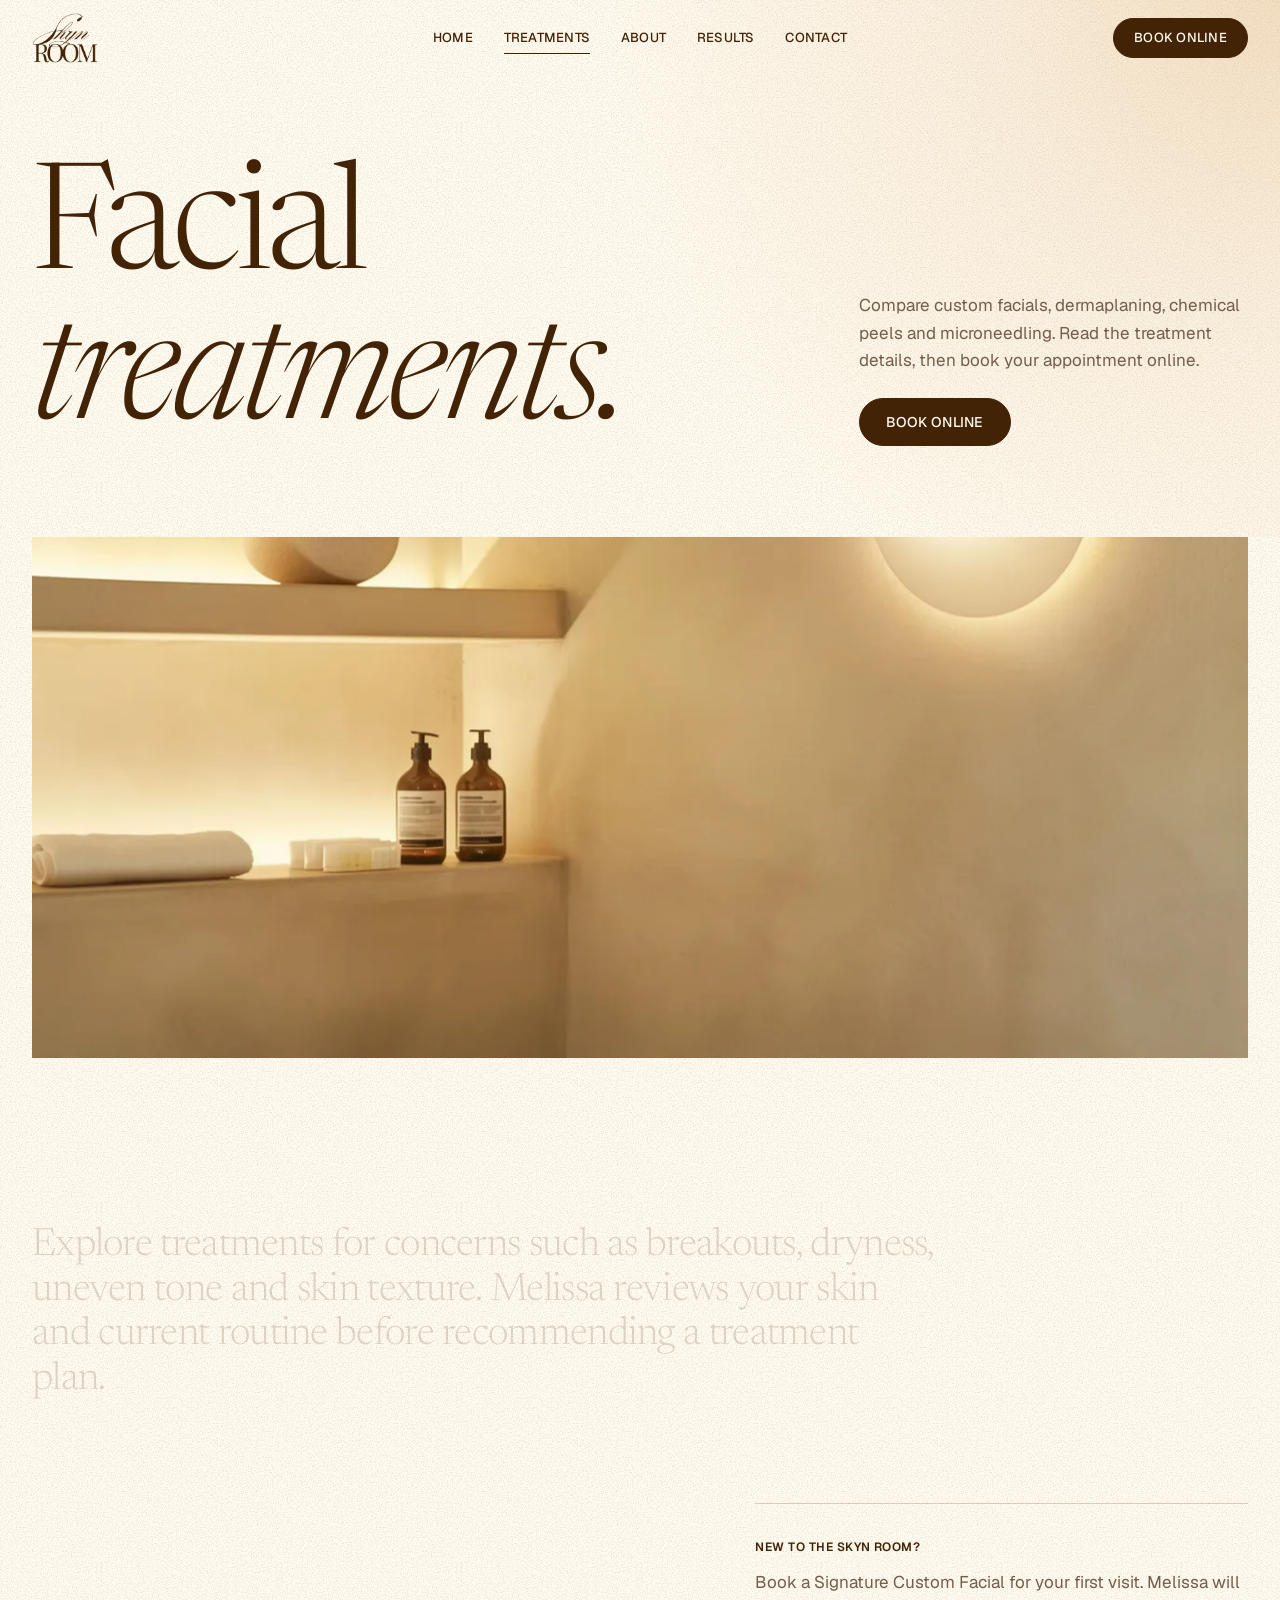
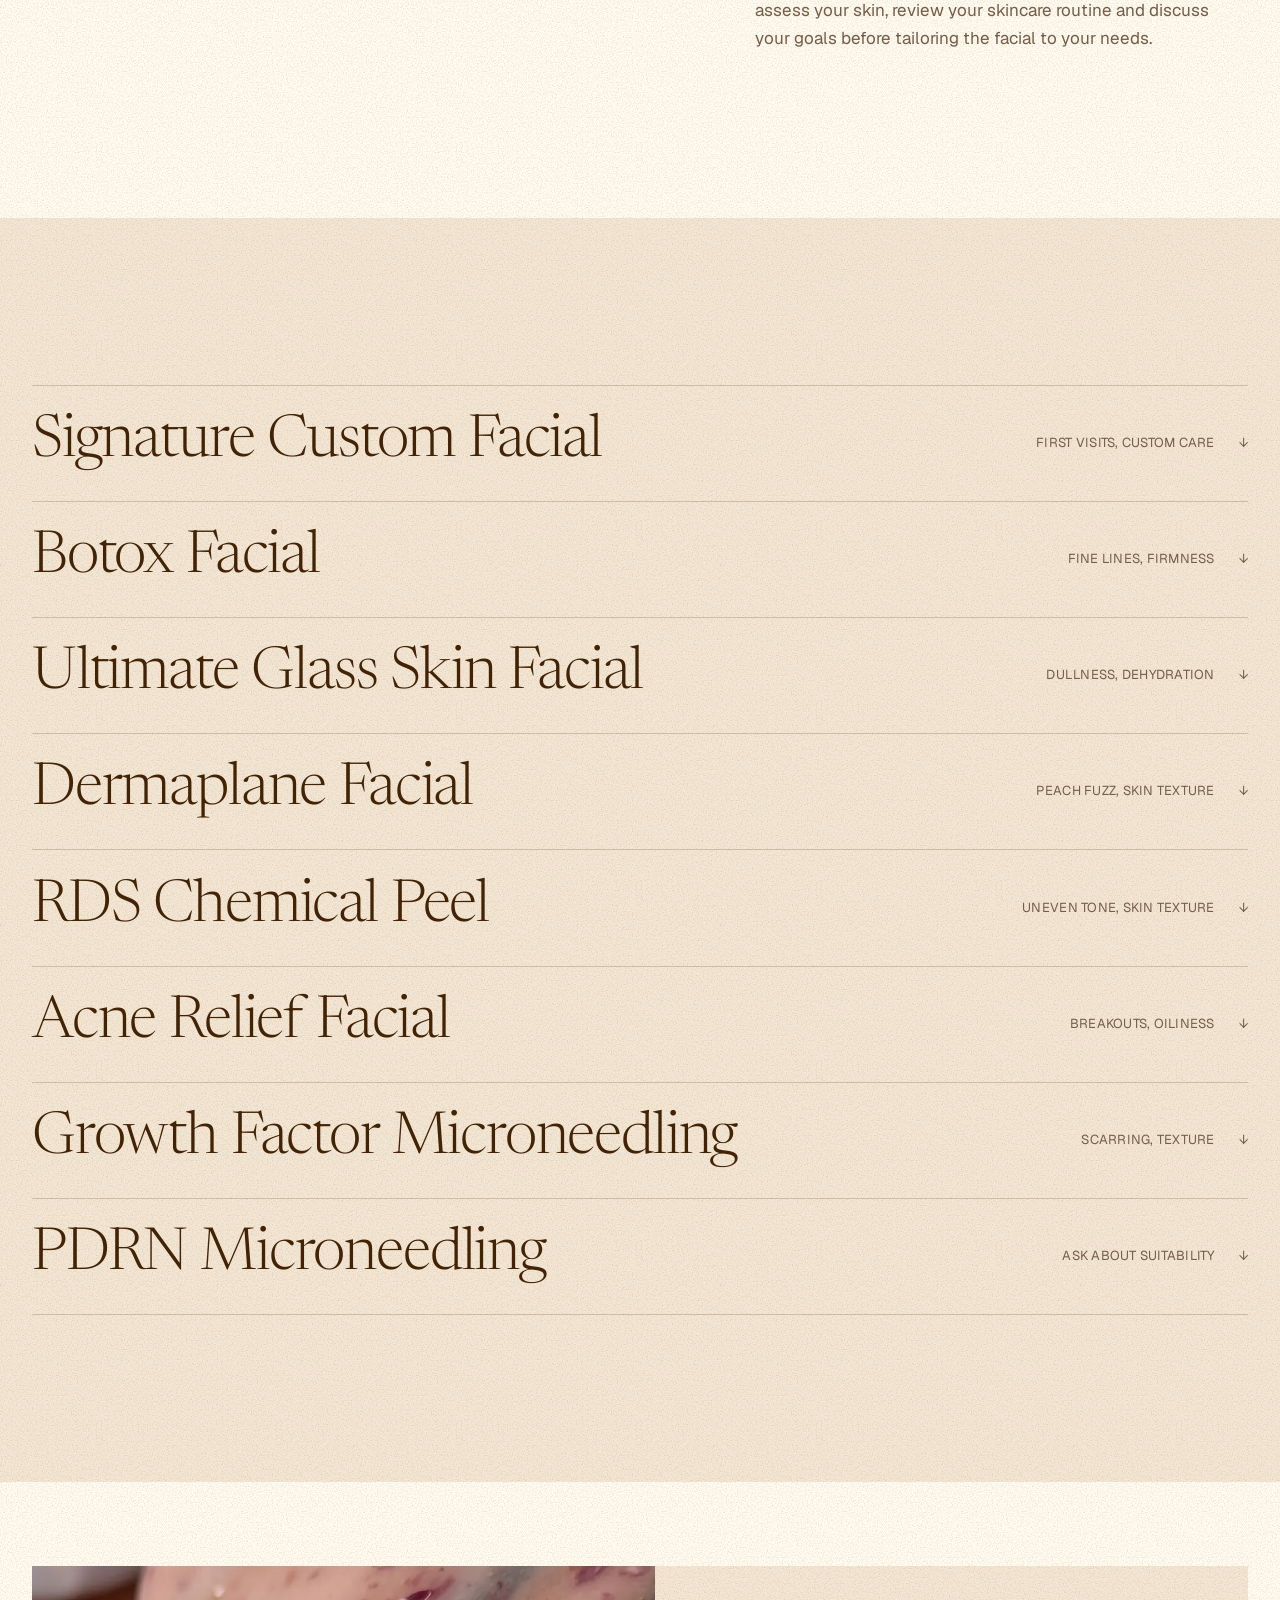
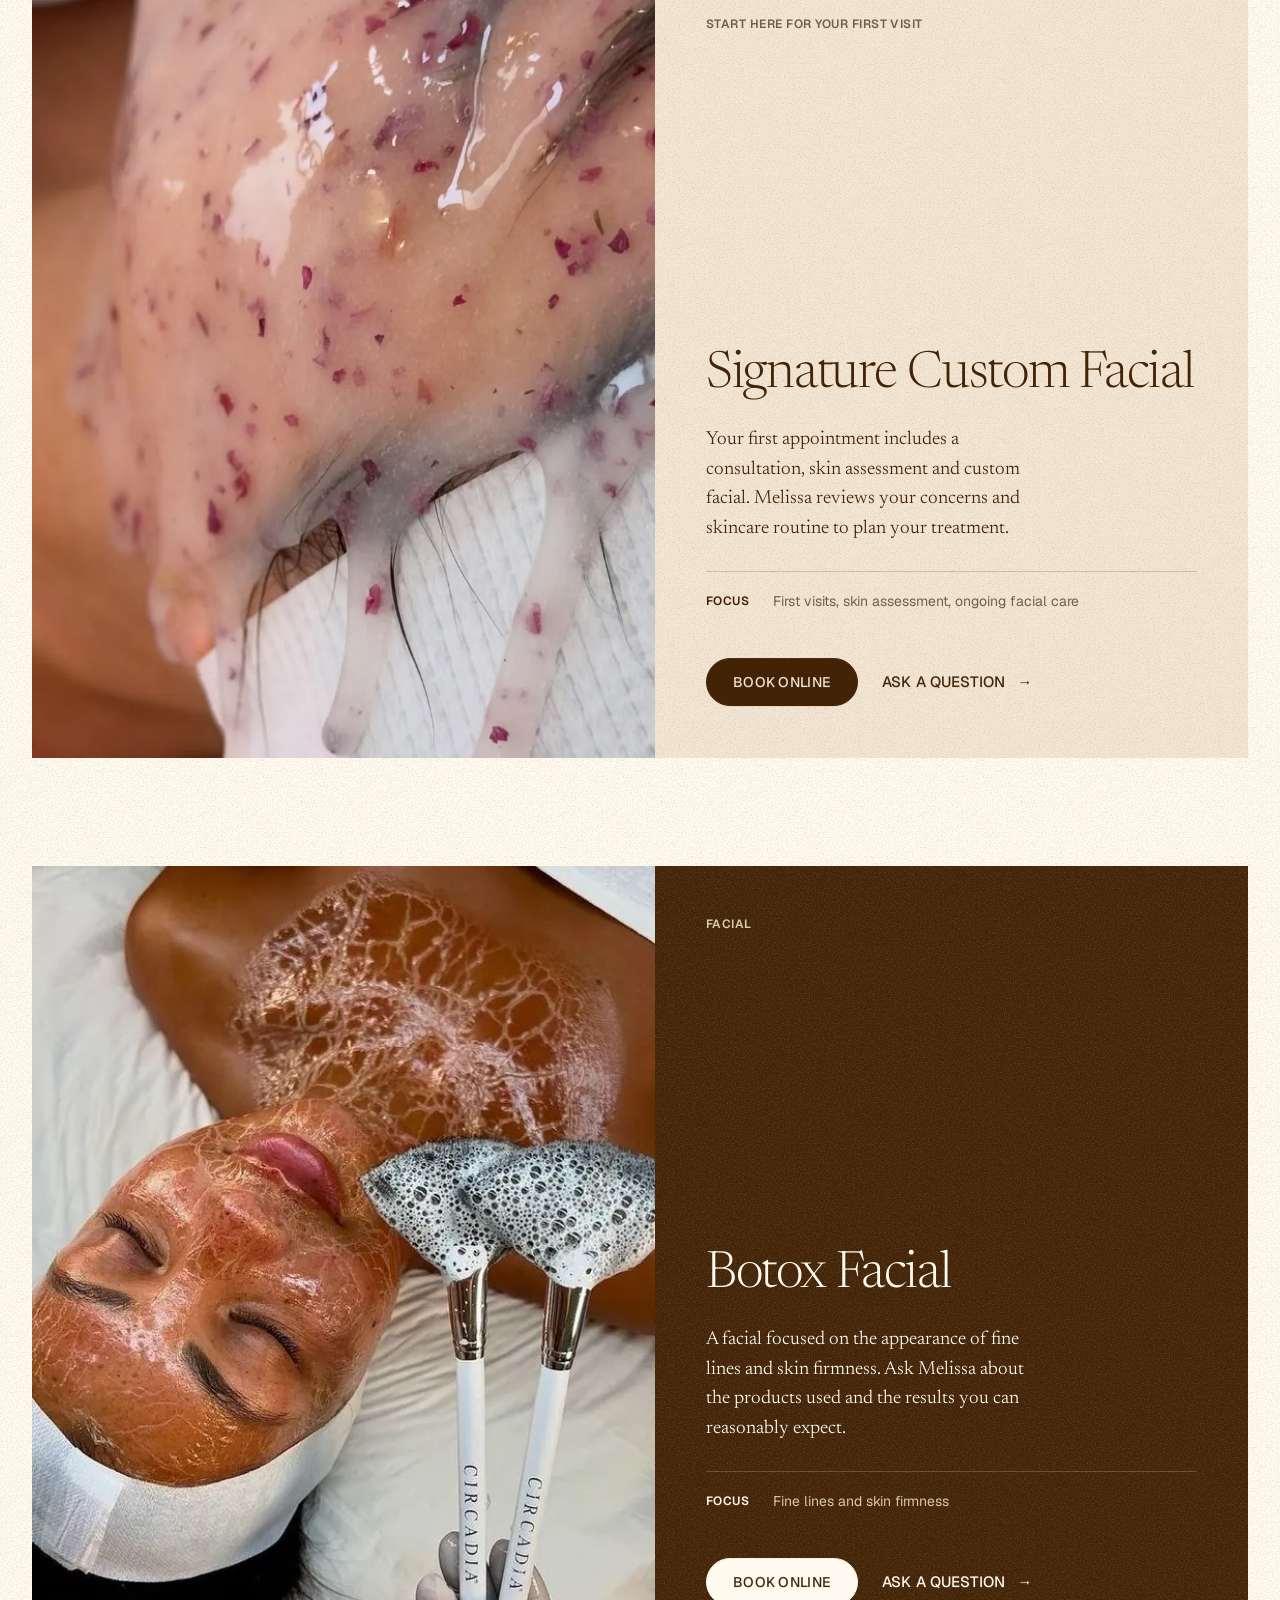
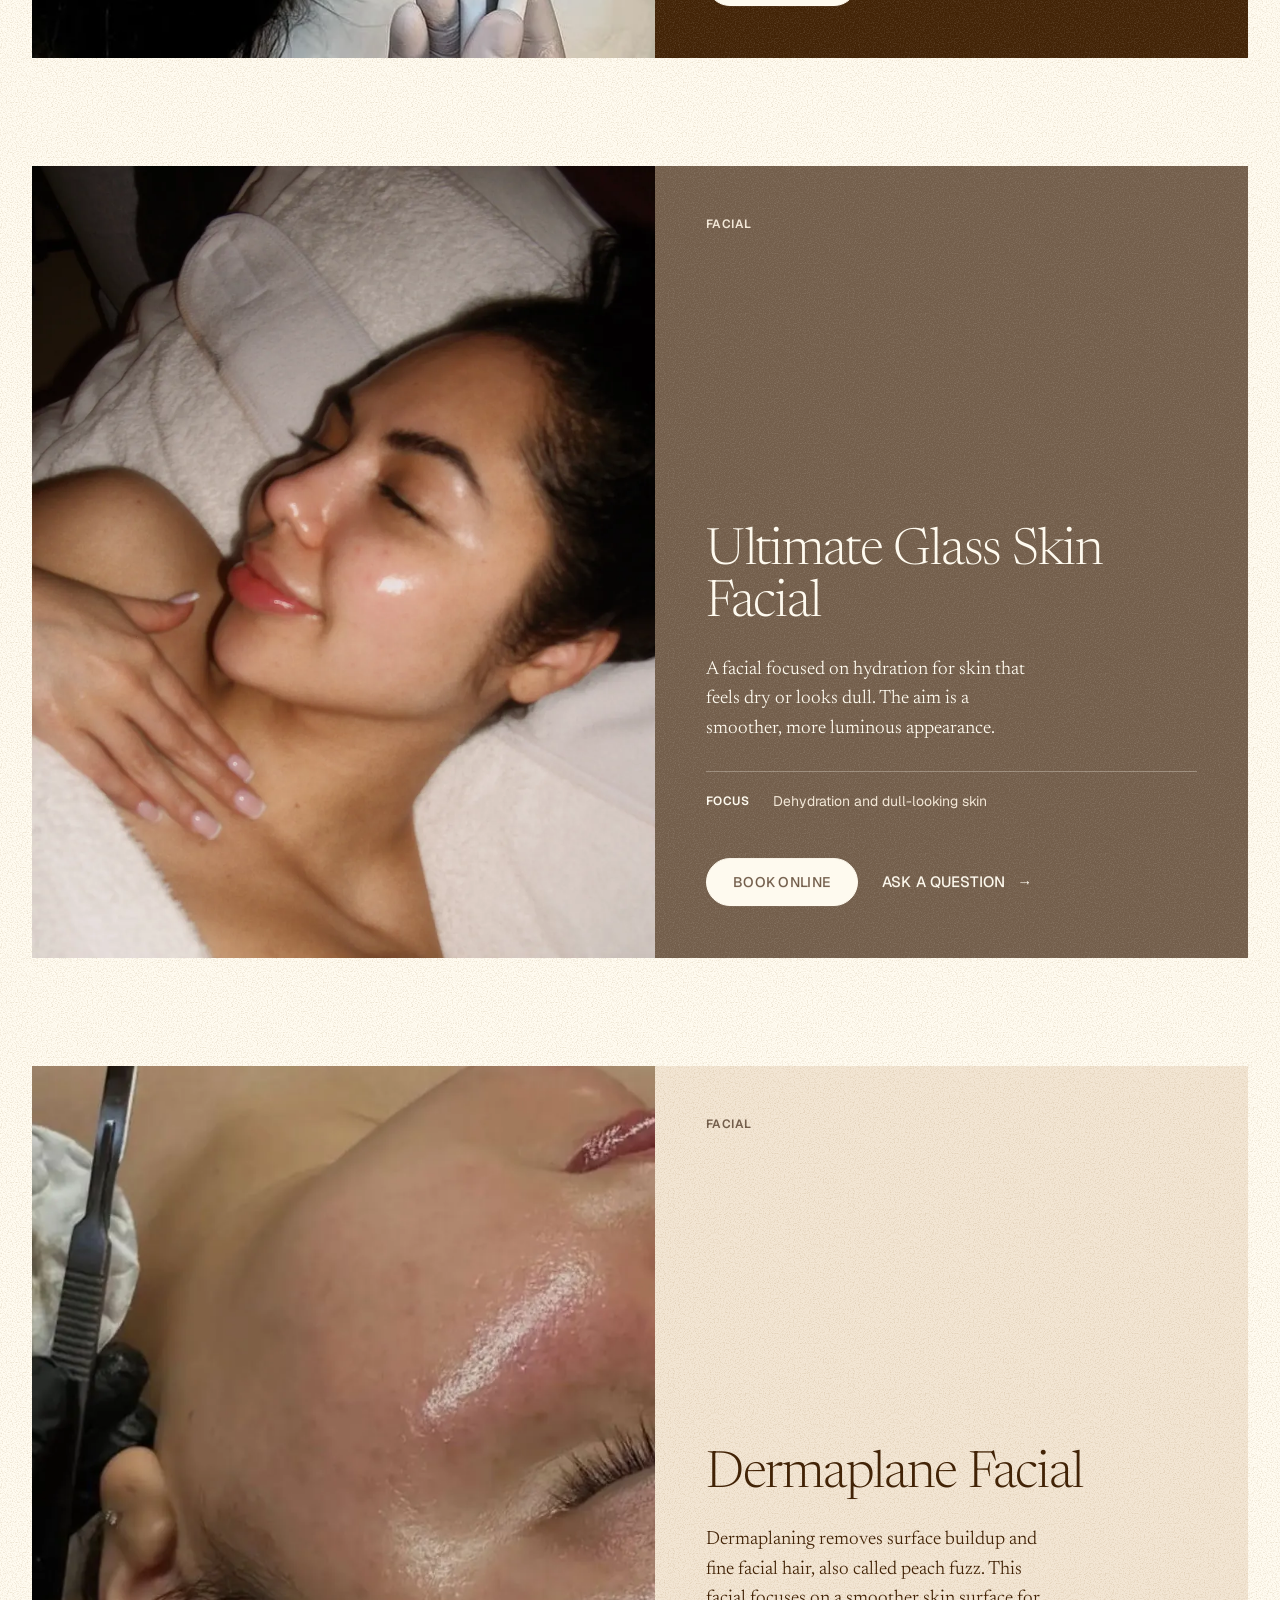
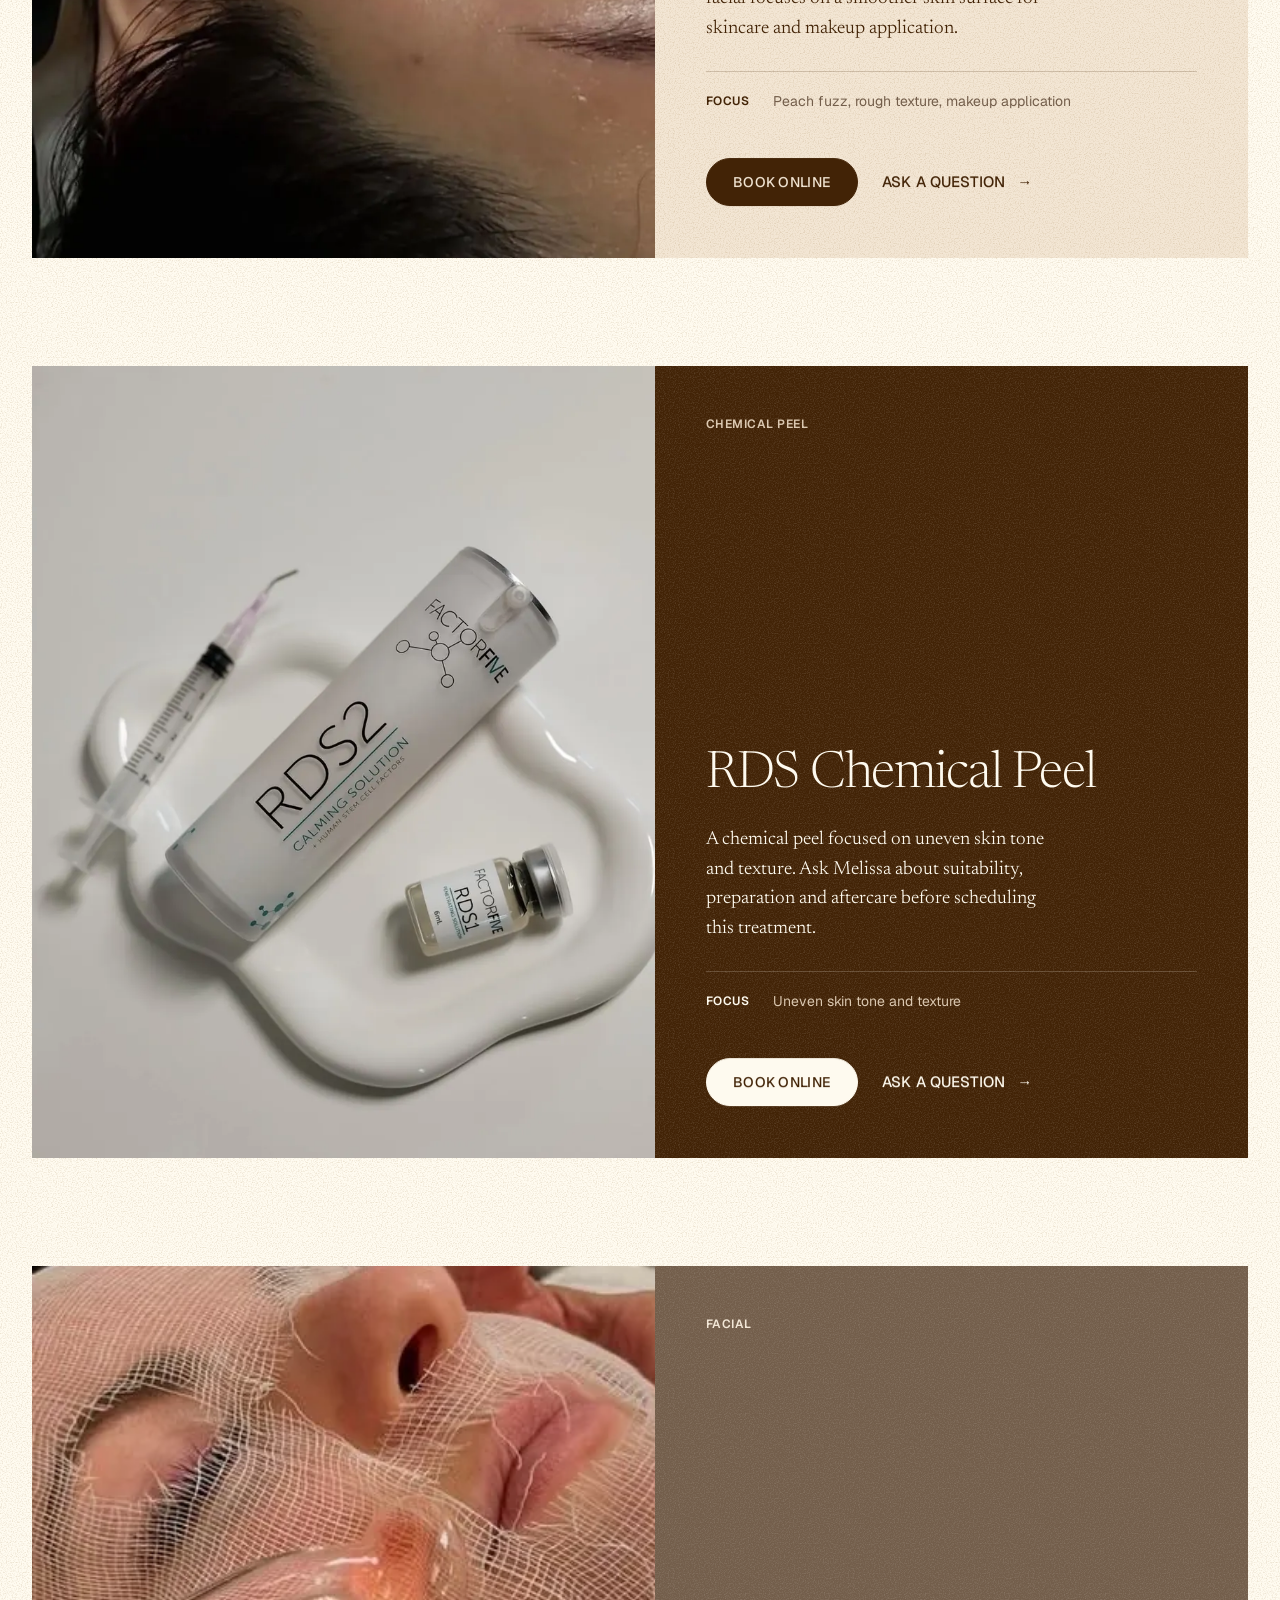
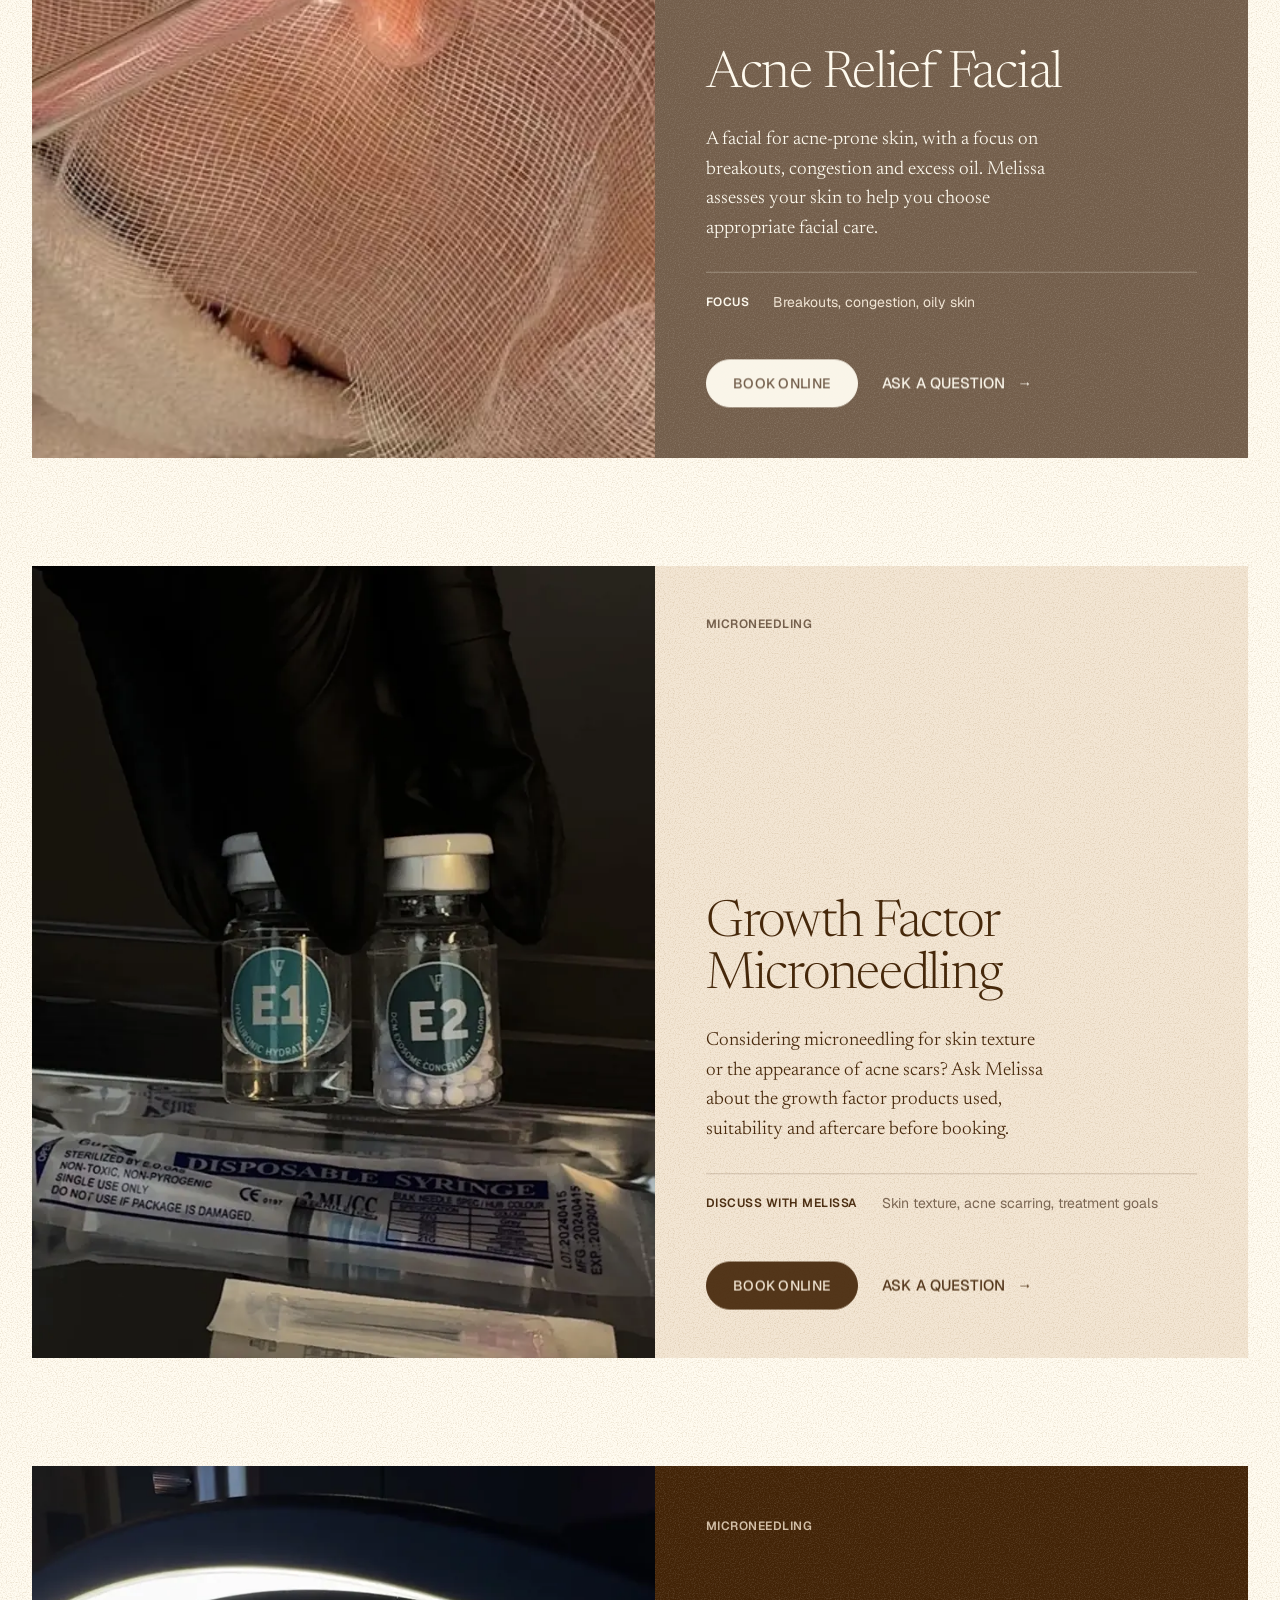
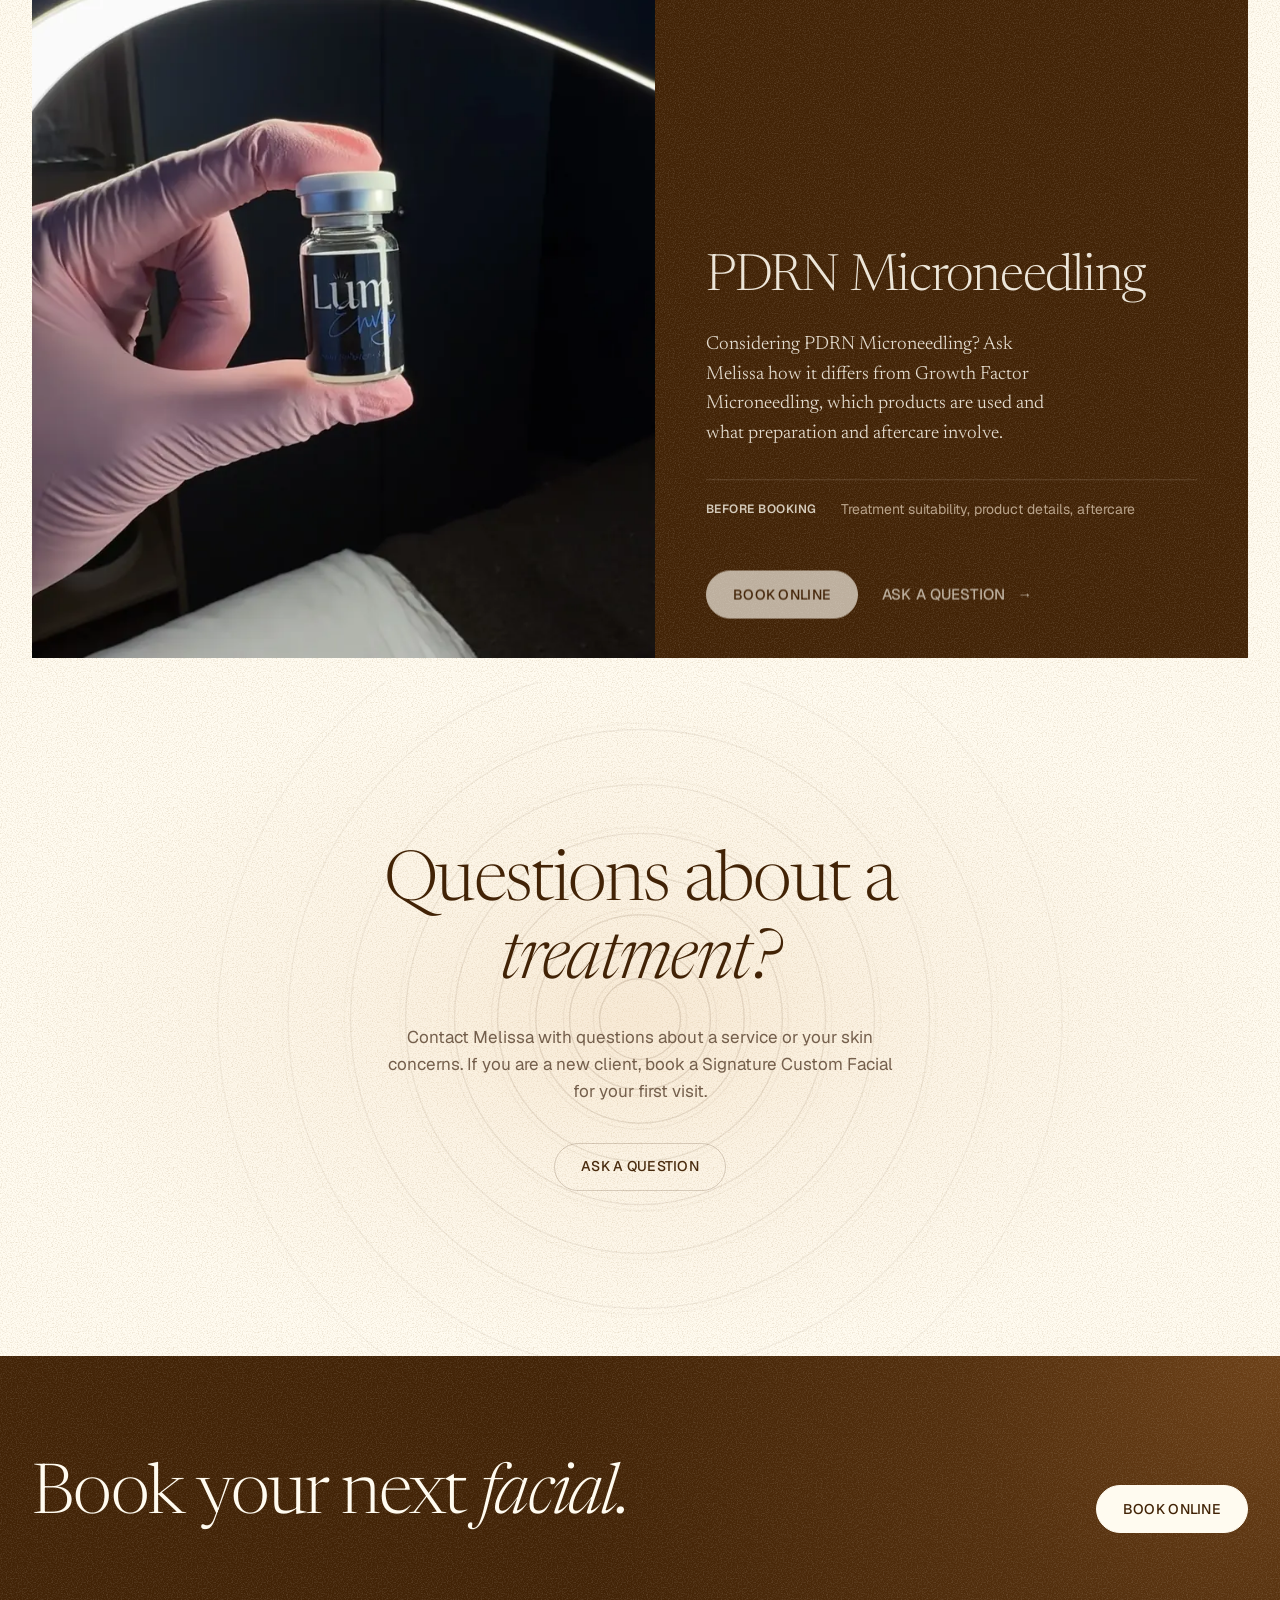
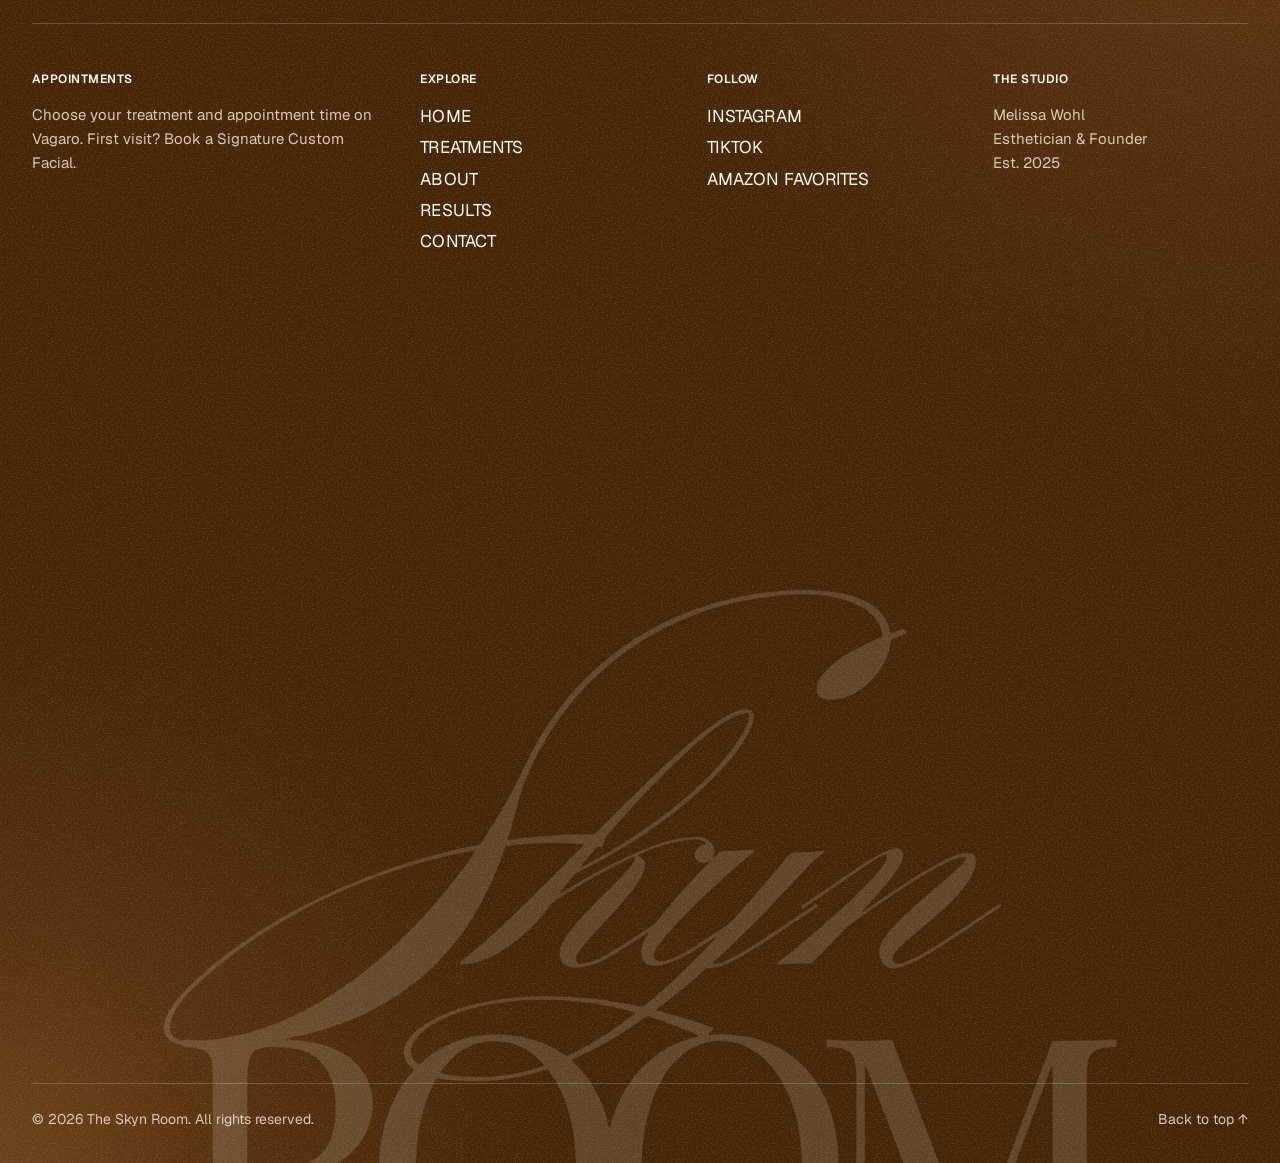
<file: skynroom/treatments.html>
<!doctype html>
<html lang="en" class="js">
<head>
  <meta charset="utf-8">
  <meta name="viewport" content="width=device-width, initial-scale=1">
  <title>Facials, Chemical Peels &amp; Microneedling | The Skyn Room</title>
  <meta name="description" content="Compare custom facials, dermaplaning, chemical peels and microneedling at The Skyn Room. New clients start with a Signature Custom Facial. Book online.">
  <meta name="theme-color" content="#FFFBF0" media="(prefers-color-scheme: light)">
  <meta name="theme-color" content="#1B1006" media="(prefers-color-scheme: dark)">
  <link rel="canonical" href="https://www.theskynroom.com/treatments.html">
  <link rel="icon" href="assets/img/favicon.png" type="image/png">
  <link rel="apple-touch-icon" href="assets/img/apple-touch-icon.png">
  <meta property="og:type" content="website">
  <meta property="og:title" content="Facials, Chemical Peels &amp; Microneedling | The Skyn Room">
  <meta property="og:description" content="Explore eight facial treatments with Melissa Wohl. Compare facials, dermaplaning, chemical peels and microneedling, then book online.">
  <meta property="og:image" content="https://www.theskynroom.com/assets/img/og.jpg">
  <meta name="twitter:card" content="summary_large_image">
  <link rel="preload" href="assets/fonts/newsreader-latin.woff2" as="font" type="font/woff2" crossorigin>
  <link rel="stylesheet" href="assets/vendor/lenis.css">
  <link rel="stylesheet" href="assets/css/style.css">
  <script>setTimeout(function(){if(!window.__skynReady){var h=document.documentElement;h.classList.remove("js");h.classList.add("no-js");}},2500);</script>
</head>
<body id="top" data-page="treatments">
  <a class="skip-link" href="#main">Skip to content</a>
  <div class="curtain" aria-hidden="true"><img class="logo-img" src="assets/img/logo-cream.webp" alt="" width="1600" height="1215"></div>

  <header class="site-header">
    <div class="wrap site-header__inner">
      <a class="logo" href="index.html" aria-label="The Skyn Room, home"><picture><source srcset="assets/img/logo-cream.webp" media="(prefers-color-scheme: dark)"><img class="logo-img" src="assets/img/logo-brown.webp" alt="" width="1600" height="1215"></picture></a>
      <nav class="nav" aria-label="Main">
        <a href="index.html">Home</a>
        <a href="treatments.html" aria-current="page">Treatments</a>
        <a href="about.html">About</a>
        <a href="results.html">Results</a>
        <a href="contact.html">Contact</a>
      </nav>
      <div class="header-cta">
        <a class="btn btn--sm" data-book href="https://www.vagaro.com/theskynroom1/services" target="_blank" rel="noopener">Book Online</a>
        <button class="menu-toggle" type="button" aria-expanded="false" aria-controls="mobile-menu">Menu</button>
      </div>
    </div>
  </header>

  <div class="mobile-menu" id="mobile-menu" aria-hidden="true">
    <div class="mobile-menu__top">
      <img class="logo-img" src="assets/img/logo-cream.webp" alt="" width="1600" height="1215">
      <button class="menu-close" type="button">Close</button>
    </div>
    <nav aria-label="Mobile">
      <a href="index.html">Home</a>
      <a href="treatments.html" aria-current="page">Treatments</a>
      <a href="about.html">About</a>
      <a href="results.html">Results</a>
      <a href="contact.html">Contact</a>
    </nav>
    <div class="mobile-menu__foot">
      <a class="btn btn--light" data-book href="https://www.vagaro.com/theskynroom1/services" target="_blank" rel="noopener">Book Online</a>
      <div class="social">
        <a class="small" href="https://www.instagram.com/skynbymelissa" target="_blank" rel="noopener">Instagram</a>
        <a class="small" href="https://www.tiktok.com/@theskynroom" target="_blank" rel="noopener">TikTok</a>
      </div>
    </div>
  </div>

  <main id="main">

    <section class="page-hero">
      <div class="wrap page-hero__row">
        <h1 class="h-display page-hero__title" data-split data-delay="0.1">Facial <em>treatments.</em></h1>
        <div class="page-hero__aside" data-reveal data-delay="0.3">
          <p>Compare custom facials, dermaplaning, chemical peels and microneedling. Read the treatment details, then book your appointment online.</p>
          <a class="btn" data-book href="https://www.vagaro.com/theskynroom1/services" target="_blank" rel="noopener">Book Online</a>
        </div>
      </div>
    </section>

    <div class="wrap">
      <figure class="wide-media media">
        <img src="assets/img/spa-room.webp" alt="Calm treatment room with a facial bed and warm light" width="1600" height="1600" fetchpriority="high">
      </figure>
    </div>

    <section class="section tintro" aria-label="Choosing a facial treatment">
      <div class="wrap tintro__grid">
        <p class="lead tintro__lead" data-scrub>Explore treatments for concerns such as breakouts, dryness, uneven tone and skin texture. Melissa reviews your skin and current routine before recommending a treatment plan.</p>
        <div class="tintro__note" data-reveal>
          <p class="label">New to The Skyn Room?</p>
          <p class="body">Book a Signature Custom Facial for your first visit. Melissa will assess your skin, review your skincare routine and discuss your goals before tailoring the facial to your needs.</p>
        </div>
      </div>
    </section>

    <!-- INDEX: image follows the pointer -->
    <section class="section tindex tone-sand" aria-label="All treatments">
      <div class="wrap">
        <h2 class="visually-hidden">Facials, chemical peels and microneedling</h2>
        <ul class="tindex__list">
          <li><a class="tindex__row" href="#signature-custom-facial"><span class="tindex__name">Signature Custom Facial</span><span class="tindex__meta"><span class="tindex__tags">First visits, custom care</span><span aria-hidden="true">↓</span></span></a></li>
          <li><a class="tindex__row" href="#botox-facial"><span class="tindex__name">Botox Facial</span><span class="tindex__meta"><span class="tindex__tags">Fine lines, firmness</span><span aria-hidden="true">↓</span></span></a></li>
          <li><a class="tindex__row" href="#ultimate-glass-skin-facial"><span class="tindex__name">Ultimate Glass Skin Facial</span><span class="tindex__meta"><span class="tindex__tags">Dullness, dehydration</span><span aria-hidden="true">↓</span></span></a></li>
          <li><a class="tindex__row" href="#dermaplane-facial"><span class="tindex__name">Dermaplane Facial</span><span class="tindex__meta"><span class="tindex__tags">Peach fuzz, skin texture</span><span aria-hidden="true">↓</span></span></a></li>
          <li><a class="tindex__row" href="#rds-chemical-peel"><span class="tindex__name">RDS Chemical Peel</span><span class="tindex__meta"><span class="tindex__tags">Uneven tone, skin texture</span><span aria-hidden="true">↓</span></span></a></li>
          <li><a class="tindex__row" href="#acne-relief-facial"><span class="tindex__name">Acne Relief Facial</span><span class="tindex__meta"><span class="tindex__tags">Breakouts, oiliness</span><span aria-hidden="true">↓</span></span></a></li>
          <li><a class="tindex__row" href="#growth-factor-microneedling"><span class="tindex__name">Growth Factor Microneedling</span><span class="tindex__meta"><span class="tindex__tags">Scarring, texture</span><span aria-hidden="true">↓</span></span></a></li>
          <li><a class="tindex__row" href="#pdrn-microneedling"><span class="tindex__name">PDRN Microneedling</span><span class="tindex__meta"><span class="tindex__tags">Ask about suitability</span><span aria-hidden="true">↓</span></span></a></li>
        </ul>
      </div>
      <div class="cursor-img" aria-hidden="true">
        <img src="assets/img/treat-signature.webp" alt="" width="1050" height="1400" loading="lazy">
        <img src="assets/img/treat-botox.webp" alt="" width="736" height="917" loading="lazy">
        <img src="assets/img/treat-glass.webp" alt="" width="1493" height="1600" loading="lazy">
        <img src="assets/img/treat-dermaplane.webp" alt="" width="1200" height="1200" loading="lazy">
        <img src="assets/img/treat-rds-peel.webp" alt="" width="1067" height="1400" loading="lazy">
        <img src="assets/img/treat-acne.webp" alt="" width="616" height="616" loading="lazy">
        <img src="assets/img/treat-growth-factor.webp" alt="" width="860" height="1500" loading="lazy">
        <img src="assets/img/treat-pdrn.webp" alt="" width="895" height="1500" loading="lazy">
      </div>
    </section>

    <!-- STACK: each treatment holds at the top, the next slides over it -->
    <section class="tstack" aria-label="Treatment details">

      <article class="tstack__card" id="signature-custom-facial">
        <div class="tstack__inner tone-sand">
          <div class="tstack__media"><img src="assets/img/treat-signature.webp" alt="Hydrating jelly mask with botanicals during a facial" width="1050" height="1400" loading="lazy"></div>
          <div class="tstack__body">
            <p class="label">Start here for your first visit</p>
            <h2 class="h-section">Signature Custom Facial</h2>
            <p class="body-serif">Your first appointment includes a consultation, skin assessment and custom facial. Melissa reviews your concerns and skincare routine to plan your treatment.</p>
            <dl class="tstack__good"><dt>Focus</dt><dd>First visits, skin assessment, ongoing facial care</dd></dl>
            <div class="tstack__actions">
              <a class="btn" data-book href="https://www.vagaro.com/theskynroom1/services" target="_blank" rel="noopener">Book Online</a>
              <a class="link-arrow" href="contact.html">Ask a Question <span class="arr">→</span></a>
            </div>
          </div>
        </div>
      </article>

      <article class="tstack__card" id="botox-facial">
        <div class="tstack__inner tone-invert">
          <div class="tstack__media"><img src="assets/img/treat-botox.webp" alt="Treatment mask applied with fan brushes during a Botox Facial" width="736" height="917" loading="lazy"></div>
          <div class="tstack__body">
            <p class="label">Facial</p>
            <h2 class="h-section">Botox Facial</h2>
            <p class="body-serif">A facial focused on the appearance of fine lines and skin firmness. Ask Melissa about the products used and the results you can reasonably expect.</p>
            <dl class="tstack__good"><dt>Focus</dt><dd>Fine lines and skin firmness</dd></dl>
            <div class="tstack__actions">
              <a class="btn" data-book href="https://www.vagaro.com/theskynroom1/services" target="_blank" rel="noopener">Book Online</a>
              <a class="link-arrow" href="contact.html">Ask a Question <span class="arr">→</span></a>
            </div>
          </div>
        </div>
      </article>

      <article class="tstack__card" id="ultimate-glass-skin-facial">
        <div class="tstack__inner tone-taupe">
          <div class="tstack__media"><img src="assets/img/treat-glass.webp" alt="Client relaxing with radiant, hydrated skin after a facial" width="1493" height="1600" loading="lazy"></div>
          <div class="tstack__body">
            <p class="label">Facial</p>
            <h2 class="h-section">Ultimate Glass Skin Facial</h2>
            <p class="body-serif">A facial focused on hydration for skin that feels dry or looks dull. The aim is a smoother, more luminous appearance.</p>
            <dl class="tstack__good"><dt>Focus</dt><dd>Dehydration and dull-looking skin</dd></dl>
            <div class="tstack__actions">
              <a class="btn" data-book href="https://www.vagaro.com/theskynroom1/services" target="_blank" rel="noopener">Book Online</a>
              <a class="link-arrow" href="contact.html">Ask a Question <span class="arr">→</span></a>
            </div>
          </div>
        </div>
      </article>

      <article class="tstack__card" id="dermaplane-facial">
        <div class="tstack__inner tone-sand">
          <div class="tstack__media"><img src="assets/img/treat-dermaplane.webp" alt="Dermaplaning with a precision blade on the cheek" width="1200" height="1200" loading="lazy"></div>
          <div class="tstack__body">
            <p class="label">Facial</p>
            <h2 class="h-section">Dermaplane Facial</h2>
            <p class="body-serif">Dermaplaning removes surface buildup and fine facial hair, also called peach fuzz. This facial focuses on a smoother skin surface for skincare and makeup application.</p>
            <dl class="tstack__good"><dt>Focus</dt><dd>Peach fuzz, rough texture, makeup application</dd></dl>
            <div class="tstack__actions">
              <a class="btn" data-book href="https://www.vagaro.com/theskynroom1/services" target="_blank" rel="noopener">Book Online</a>
              <a class="link-arrow" href="contact.html">Ask a Question <span class="arr">→</span></a>
            </div>
          </div>
        </div>
      </article>

      <article class="tstack__card" id="rds-chemical-peel">
        <div class="tstack__inner tone-invert">
          <div class="tstack__media"><img src="assets/img/treat-rds-peel.webp" alt="RDS peel products arranged on a white tray" width="1067" height="1400" loading="lazy"></div>
          <div class="tstack__body">
            <p class="label">Chemical peel</p>
            <h2 class="h-section">RDS Chemical Peel</h2>
            <p class="body-serif">A chemical peel focused on uneven skin tone and texture. Ask Melissa about suitability, preparation and aftercare before scheduling this treatment.</p>
            <dl class="tstack__good"><dt>Focus</dt><dd>Uneven skin tone and texture</dd></dl>
            <div class="tstack__actions">
              <a class="btn" data-book href="https://www.vagaro.com/theskynroom1/services" target="_blank" rel="noopener">Book Online</a>
              <a class="link-arrow" href="contact.html">Ask a Question <span class="arr">→</span></a>
            </div>
          </div>
        </div>
      </article>

      <article class="tstack__card" id="acne-relief-facial">
        <div class="tstack__inner tone-taupe">
          <div class="tstack__media"><img src="assets/img/treat-acne.webp" alt="High frequency treatment over gauze during an Acne Relief Facial" width="616" height="616" loading="lazy"></div>
          <div class="tstack__body">
            <p class="label">Facial</p>
            <h2 class="h-section">Acne Relief Facial</h2>
            <p class="body-serif">A facial for acne-prone skin, with a focus on breakouts, congestion and excess oil. Melissa assesses your skin to help you choose appropriate facial care.</p>
            <dl class="tstack__good"><dt>Focus</dt><dd>Breakouts, congestion, oily skin</dd></dl>
            <div class="tstack__actions">
              <a class="btn" data-book href="https://www.vagaro.com/theskynroom1/services" target="_blank" rel="noopener">Book Online</a>
              <a class="link-arrow" href="contact.html">Ask a Question <span class="arr">→</span></a>
            </div>
          </div>
        </div>
      </article>

      <article class="tstack__card" id="growth-factor-microneedling">
        <div class="tstack__inner tone-sand">
          <div class="tstack__media"><img src="assets/img/treat-growth-factor.webp" alt="Growth factor serums and microneedling tools prepared for treatment" width="860" height="1500" loading="lazy"></div>
          <div class="tstack__body">
            <p class="label">Microneedling</p>
            <h2 class="h-section">Growth Factor Microneedling</h2>
            <p class="body-serif">Considering microneedling for skin texture or the appearance of acne scars? Ask Melissa about the growth factor products used, suitability and aftercare before booking.</p>
            <dl class="tstack__good"><dt>Discuss with Melissa</dt><dd>Skin texture, acne scarring, treatment goals</dd></dl>
            <div class="tstack__actions">
              <a class="btn" data-book href="https://www.vagaro.com/theskynroom1/services" target="_blank" rel="noopener">Book Online</a>
              <a class="link-arrow" href="contact.html">Ask a Question <span class="arr">→</span></a>
            </div>
          </div>
        </div>
      </article>

      <article class="tstack__card" id="pdrn-microneedling">
        <div class="tstack__inner tone-invert">
          <div class="tstack__media"><img src="assets/img/treat-pdrn.webp" alt="Vial of PDRN serum held up in the treatment room" width="895" height="1500" loading="lazy"></div>
          <div class="tstack__body">
            <p class="label">Microneedling</p>
            <h2 class="h-section">PDRN Microneedling</h2>
            <p class="body-serif">Considering PDRN Microneedling? Ask Melissa how it differs from Growth Factor Microneedling, which products are used and what preparation and aftercare involve.</p>
            <dl class="tstack__good"><dt>Before booking</dt><dd>Treatment suitability, product details, aftercare</dd></dl>
            <div class="tstack__actions">
              <a class="btn" data-book href="https://www.vagaro.com/theskynroom1/services" target="_blank" rel="noopener">Book Online</a>
              <a class="link-arrow" href="contact.html">Ask a Question <span class="arr">→</span></a>
            </div>
          </div>
        </div>
      </article>

    </section>

    <section class="section cta-band has-ripple" aria-label="Help choosing a treatment">
      <div class="wrap">
        <h2 class="h-section" data-split>Questions about a <em>treatment?</em></h2>
        <p data-reveal>Contact Melissa with questions about a service or your skin concerns. If you are a new client, book a Signature Custom Facial for your first visit.</p>
        <a class="btn btn--ghost" href="contact.html" data-reveal>Ask a Question</a>
      </div>
    </section>

  </main>

  <footer class="site-footer tone-cocoa">
    <div class="wrap">
      <div class="footer-cta">
        <h2 class="h-section" data-split>Book your next <em>facial.</em></h2>
        <a class="btn" data-book href="https://www.vagaro.com/theskynroom1/services" target="_blank" rel="noopener">Book Online</a>
      </div>
      <div class="footer-cols">
        <div>
          <h4 class="label">Appointments</h4>
          <p>Choose your treatment and appointment time on Vagaro. First visit? Book a Signature Custom Facial.</p>
        </div>
        <div>
          <h4 class="label">Explore</h4>
          <ul>
            <li><a href="index.html">Home</a></li>
            <li><a href="treatments.html">Treatments</a></li>
            <li><a href="about.html">About</a></li>
            <li><a href="results.html">Results</a></li>
            <li><a href="contact.html">Contact</a></li>
          </ul>
        </div>
        <div>
          <h4 class="label">Follow</h4>
          <ul>
            <li><a href="https://www.instagram.com/skynbymelissa" target="_blank" rel="noopener">Instagram</a></li>
            <li><a href="https://www.tiktok.com/@theskynroom" target="_blank" rel="noopener">TikTok</a></li>
            <li><a href="https://www.amazon.com/gp/profile/amzn1.account.AG4PQDUS6YXJBGA246PTV4RUSUZA" target="_blank" rel="noopener">Amazon Favorites</a></li>
          </ul>
        </div>
        <div>
          <h4 class="label">The Studio</h4>
          <p>Melissa Wohl<br>Esthetician &amp; Founder<br>Est. 2025</p>
        </div>
      </div>
      <div class="footer-mark" aria-hidden="true"><img class="logo-img" loading="lazy" src="assets/img/logo-cream.webp" alt="" width="1600" height="1215"></div>
      <div class="footer-bottom">
        <span>© 2026 The Skyn Room. All rights reserved.</span>
        <a href="#top">Back to top ↑</a>
      </div>
    </div>
  </footer>

  <script src="assets/vendor/gsap.min.js"></script>
  <script src="assets/vendor/ScrollTrigger.min.js"></script>
  <script src="assets/vendor/SplitText.min.js"></script>
  <script src="assets/vendor/lenis.min.js"></script>
  <script src="assets/js/main.js"></script>
</body>
</html>
</file>
<file: assets/vendor/lenis.css>
html.lenis,
html.lenis body {
  height: auto;
}

.lenis:not(.lenis-autoToggle).lenis-stopped {
  overflow: clip;
}

.lenis [data-lenis-prevent],
.lenis [data-lenis-prevent-wheel],
.lenis [data-lenis-prevent-touch],
.lenis [data-lenis-prevent-vertical],
.lenis [data-lenis-prevent-horizontal] {
  overscroll-behavior: contain;
}

.lenis.lenis-smooth iframe {
  pointer-events: none;
}

.lenis.lenis-autoToggle {
  transition-property: overflow;
  transition-duration: 1ms;
  transition-behavior: allow-discrete;
}
</file>
<file: assets/css/style.css>
/* =========================================================
   The Skyn Room - design system
   Editorial layout inspired by ogakidigital.com, brand palette
   from the Skyn Room logo kit (#FFFBF0 / #422306 / #735E4B).
   Shape rule: media and surfaces are square, interactive
   buttons are pills. Z-index scale: cursor-img 40, header 50,
   menu 60, curtain 90.
   ========================================================= */

@font-face {
  font-family: "Newsreader";
  src: url("../fonts/newsreader-latin.woff2") format("woff2");
  font-weight: 200 800;
  font-style: normal;
  font-display: swap;
}
@font-face {
  font-family: "Newsreader";
  src: url("../fonts/newsreader-italic-latin.woff2") format("woff2");
  font-weight: 200 800;
  font-style: italic;
  font-display: swap;
}
@font-face {
  font-family: "Geist";
  src: url("../fonts/geist-latin.woff2") format("woff2");
  font-weight: 100 900;
  font-style: normal;
  font-display: swap;
}

:root {
  --cream: #fffbf0;
  --brown: #422306;
  --taupe: #735e4b;

  /* film grain, one tile with dark specks (for light grounds) and one
     with cream specks (for dark grounds); every tone picks its own */
  --grain-dark: url("data:image/svg+xml,%3Csvg xmlns='http://www.w3.org/2000/svg' width='180' height='180'%3E%3Cfilter id='g'%3E%3CfeTurbulence type='fractalNoise' baseFrequency='.8' numOctaves='2' stitchTiles='stitch'/%3E%3CfeColorMatrix values='0 0 0 0 .24 0 0 0 0 .12 0 0 0 0 .02 .42 0 0 0 -.19'/%3E%3C/filter%3E%3Crect width='180' height='180' filter='url(%23g)'/%3E%3C/svg%3E");
  --grain-light: url("data:image/svg+xml,%3Csvg xmlns='http://www.w3.org/2000/svg' width='180' height='180'%3E%3Cfilter id='g'%3E%3CfeTurbulence type='fractalNoise' baseFrequency='.8' numOctaves='2' stitchTiles='stitch'/%3E%3CfeColorMatrix values='0 0 0 0 1 0 0 0 0 .97 0 0 0 0 .9 .3 0 0 0 -.13'/%3E%3C/filter%3E%3Crect width='180' height='180' filter='url(%23g)'/%3E%3C/svg%3E");

  --bg: var(--cream);
  --surface: #f7efdf;
  --ink: var(--brown);
  --muted: var(--taupe);
  --line: rgba(66, 35, 6, 0.2);
  --on-ink: var(--cream);
  --scrim: rgba(30, 16, 4, 0.5);
  --grain: var(--grain-dark);
  /* warm light pooling on the page, like the lamps in the treatment room */
  --glow: rgba(226, 182, 132, 0.42);
  --glow-soft: rgba(236, 205, 168, 0.36);

  --serif: "Newsreader", "Iowan Old Style", "Times New Roman", serif;
  --sans: "Geist", "Helvetica Neue", Arial, sans-serif;

  --gutter: clamp(18px, 2.5vw, 36px);
  --max: 1440px;
  --header-h: 76px;
  --ease: cubic-bezier(0.16, 1, 0.3, 1);

  color-scheme: light dark;
}

@media (prefers-color-scheme: dark) {
  :root {
    --bg: #1b1006;
    --surface: #26180b;
    --ink: #fffbf0;
    --muted: #cfbba5;
    --line: rgba(255, 251, 240, 0.18);
    --on-ink: #1b1006;
    --scrim: rgba(12, 6, 1, 0.55);
    --grain: var(--grain-light);
    --glow: rgba(160, 98, 42, 0.34);
    --glow-soft: rgba(115, 94, 75, 0.3);
  }
}

/* ---------- Tones: sections re-map the colour roles locally ----------
   sand   = lifted warm ground (light: beige, dark: caramel brown)
   cocoa  = the brand brown with cream type, in both themes
   taupe  = the brand taupe with cream type, in both themes
   invert = the strongest flip (light: cocoa, dark: parchment)        */

.tone-sand {
  --bg: #f3e6d4;
  --surface: #eadac3;
  --ink: var(--brown);
  --muted: var(--taupe);
  --line: rgba(66, 35, 6, 0.2);
  --grain: var(--grain-dark);
  --glow: rgba(255, 251, 240, 0.7);
}
.tone-cocoa,
.tone-invert {
  --bg: var(--brown);
  --surface: #4f2d0e;
  --ink: var(--cream);
  --muted: #dcc9b2;
  --line: rgba(255, 251, 240, 0.2);
  --on-ink: var(--brown);
  --grain: var(--grain-light);
  --glow: rgba(176, 112, 52, 0.38);
}
.tone-taupe {
  --bg: var(--taupe);
  --surface: #806a56;
  --ink: var(--cream);
  --muted: #f3e8d8;
  --line: rgba(255, 251, 240, 0.3);
  --on-ink: var(--taupe);
  --grain: var(--grain-light);
  --glow: rgba(214, 178, 140, 0.35);
}
@media (prefers-color-scheme: dark) {
  .tone-sand {
    --bg: #33210f;
    --surface: #3f2914;
    --ink: var(--cream);
    --muted: #d6c3ad;
    --line: rgba(255, 251, 240, 0.18);
    --grain: var(--grain-light);
    --glow: rgba(160, 98, 42, 0.3);
  }
  .tone-invert {
    --bg: #f2e7d5;
    --surface: #e8d8c1;
    --ink: var(--brown);
    --muted: #6a5441;
    --line: rgba(66, 35, 6, 0.22);
    --on-ink: #f2e7d5;
    --grain: var(--grain-dark);
    --glow: rgba(255, 251, 240, 0.75);
  }
}
.tone-sand,
.tone-cocoa,
.tone-taupe,
.tone-invert {
  background-color: var(--bg);
  background-image: var(--grain);
  color: var(--ink);
}

/* concentric droplet rings behind a section's content;
   --ripple-x/y/size/scale place it per section (scale is scrubbed in JS) */
.has-ripple {
  position: relative;
  isolation: isolate;
  overflow: clip;
}
.has-ripple::before {
  content: "";
  position: absolute;
  z-index: -1;
  left: var(--ripple-x, 50%);
  top: var(--ripple-y, 50%);
  width: var(--ripple-size, min(1100px, 130vw));
  aspect-ratio: 1;
  transform: translate(-50%, -50%) scale(var(--ripple-scale, 1));
  background: var(--ink);
  -webkit-mask: url("../img/ripple.svg") center / contain no-repeat;
  mask: url("../img/ripple.svg") center / contain no-repeat;
  opacity: var(--ripple-opacity, 0.13);
  pointer-events: none;
}

*,
*::before,
*::after {
  box-sizing: border-box;
}

html {
  -webkit-text-size-adjust: 100%;
  text-size-adjust: 100%;
}

body {
  margin: 0;
  background-color: var(--bg);
  background-image: var(--grain);
  color: var(--ink);
  -webkit-tap-highlight-color: transparent;
  font-family: var(--sans);
  font-size: 16px;
  line-height: 1.6;
  -webkit-font-smoothing: antialiased;
  -moz-osx-font-smoothing: grayscale;
  overflow-x: clip;
}

img {
  display: block;
  max-width: 100%;
  height: auto;
}

a {
  color: inherit;
  text-decoration: none;
}

button {
  font: inherit;
  color: inherit;
  background: none;
  border: 0;
  padding: 0;
  cursor: pointer;
}

/* links written in the studio ([text](link)) inside page text */
[data-edit] a {
  text-decoration: underline;
  text-underline-offset: 0.18em;
}

/* content.js hides what the studio emptied or what has nothing to show */
[hidden] {
  display: none !important;
}

h1,
h2,
h3,
h4,
p,
figure,
blockquote,
ul,
ol {
  margin: 0;
  padding: 0;
}

ul,
ol {
  list-style: none;
}

::selection {
  background: var(--ink);
  color: var(--bg);
}

:focus-visible {
  outline: 2px solid var(--ink);
  outline-offset: 3px;
}

.skip-link {
  position: fixed;
  left: var(--gutter);
  top: 12px;
  z-index: 100;
  padding: 10px 18px;
  border-radius: 999px;
  background: var(--ink);
  color: var(--bg);
  transform: translateY(-160%);
  transition: transform 0.3s var(--ease);
}
.skip-link:focus {
  transform: none;
}

.visually-hidden {
  position: absolute !important;
  width: 1px;
  height: 1px;
  overflow: hidden;
  clip: rect(0 0 0 0);
  white-space: nowrap;
}

/* ---------- Layout helpers ---------- */

.wrap {
  width: 100%;
  max-width: var(--max);
  margin-inline: auto;
  padding-inline: var(--gutter);
}

.section {
  padding-block: clamp(96px, 13vw, 200px);
}

/* ---------- Type ---------- */

.label {
  font-family: var(--sans);
  font-size: 12px;
  font-weight: 600;
  letter-spacing: 0.04em;
  text-transform: uppercase;
  line-height: 1.3;
}

.caps {
  font-family: var(--sans);
  font-size: clamp(16px, 1.35vw, 20px);
  font-weight: 400;
  text-transform: uppercase;
  line-height: 1.4;
  letter-spacing: 0.005em;
}

.serif {
  font-family: var(--serif);
}

.h-hero,
.h-display,
.h-section,
.h-card,
.lead {
  font-family: var(--serif);
  font-weight: 300;
  font-optical-sizing: auto;
}

.h-display {
  font-size: clamp(64px, 11.5vw, 190px);
  line-height: 0.92;
  letter-spacing: -0.035em;
}

.h-hero {
  font-size: clamp(44px, 5.2vw, 84px);
  line-height: 1.04;
  letter-spacing: -0.025em;
}

.h-section {
  font-size: clamp(40px, 5.4vw, 84px);
  line-height: 1.02;
  letter-spacing: -0.025em;
}

.h-card {
  font-size: clamp(24px, 2vw, 32px);
  line-height: 1.12;
  letter-spacing: -0.01em;
}

.lead {
  font-size: clamp(26px, 3.05vw, 48px);
  line-height: 1.14;
  letter-spacing: -0.018em;
}

em,
.it {
  font-style: italic;
}

/* italic display words with descenders need room */
.h-hero em,
.h-display em,
.h-section em {
  display: inline-block;
  padding-bottom: 0.06em;
}

.body {
  font-size: 17px;
  line-height: 1.65;
  color: var(--muted);
  max-width: 62ch;
}

.body-serif {
  font-family: var(--serif);
  font-size: clamp(19px, 1.45vw, 22px);
  line-height: 1.55;
  font-weight: 350;
}

.muted {
  color: var(--muted);
}

/* ---------- Links & buttons ---------- */

.link-arrow {
  display: inline-flex;
  align-items: center;
  gap: 12px;
  font-family: var(--sans);
  font-size: 15px;
  font-weight: 500;
  text-transform: uppercase;
  letter-spacing: 0.01em;
  white-space: nowrap;
  position: relative;
  padding-block: 4px;
}
.link-arrow .arr {
  display: inline-block;
  transition: transform 0.5s var(--ease);
}
.link-arrow::after {
  content: "";
  position: absolute;
  left: 0;
  right: 28px;
  bottom: 0;
  height: 1px;
  background: currentColor;
  transform: scaleX(0);
  transform-origin: right;
  transition: transform 0.5s var(--ease);
}
.link-arrow:hover .arr {
  transform: translateX(6px);
}
.link-arrow:hover::after {
  transform: scaleX(1);
  transform-origin: left;
}

.btn {
  --btn-bg: var(--ink);
  --btn-fg: var(--bg);
  display: inline-flex;
  align-items: center;
  justify-content: center;
  gap: 10px;
  height: 48px;
  padding-inline: 26px;
  border-radius: 999px;
  background: var(--btn-bg);
  color: var(--btn-fg);
  font-family: var(--sans);
  font-size: 14px;
  font-weight: 500;
  letter-spacing: 0.02em;
  text-transform: uppercase;
  white-space: nowrap;
  border: 1px solid var(--btn-bg);
  position: relative;
  overflow: hidden;
  isolation: isolate;
  transition: color 0.5s var(--ease), transform 0.2s var(--ease);
}
.btn::before {
  content: "";
  position: absolute;
  inset: 0;
  z-index: -1;
  background: var(--btn-fg);
  border-radius: inherit;
  transform: translateY(101%);
  transition: transform 0.55s var(--ease);
}
.btn:hover {
  color: var(--btn-bg);
}
.btn:hover::before {
  transform: translateY(0);
}
.btn:active {
  transform: scale(0.98);
}
.btn--ghost {
  --btn-bg: transparent;
  --btn-fg: var(--ink);
  color: var(--ink);
  border-color: var(--line);
}
.btn--ghost::before {
  background: var(--ink);
}
.btn--ghost:hover {
  color: var(--bg);
}
.btn--sm {
  height: 40px;
  padding-inline: 20px;
  font-size: 13px;
}
.btn--light {
  --btn-bg: var(--cream);
  --btn-fg: var(--brown);
  color: var(--brown);
}
.btn--light::before {
  background: var(--brown);
}
.btn--light:hover {
  color: var(--cream);
}

/* ---------- Logo (brown / cream images, swapped by <picture> in dark mode) ---------- */

.logo-img {
  display: block;
  width: auto;
  max-width: none;
}

/* ---------- Header ---------- */

.site-header {
  position: fixed;
  inset: 0 0 auto 0;
  z-index: 50;
  height: var(--header-h);
  transition: transform 0.6s var(--ease), background-color 0.4s var(--ease);
}
.site-header.is-scrolled {
  background: color-mix(in srgb, var(--bg) 90%, transparent);
  -webkit-backdrop-filter: blur(10px);
  backdrop-filter: blur(10px);
}
.site-header.is-hidden {
  transform: translateY(-100%);
}
.site-header__inner {
  height: 100%;
  display: grid;
  grid-template-columns: 1fr auto 1fr;
  align-items: center;
  gap: 24px;
}
.site-header .logo {
  justify-self: start;
  color: var(--ink);
}
.site-header .logo .logo-img {
  height: 50px;
}
.nav {
  display: flex;
  gap: clamp(20px, 2.4vw, 36px);
}
.nav a {
  font-size: 13px;
  font-weight: 500;
  letter-spacing: 0.02em;
  text-transform: uppercase;
  position: relative;
  padding-block: 6px;
  color: var(--ink);
}
.nav a::after {
  content: "";
  position: absolute;
  left: 0;
  right: 0;
  bottom: 0;
  height: 1px;
  background: currentColor;
  transform: scaleX(0);
  transform-origin: right;
  transition: transform 0.5s var(--ease);
}
.nav a:hover::after,
.nav a[aria-current="page"]::after {
  transform: scaleX(1);
  transform-origin: left;
}
.header-cta {
  justify-self: end;
  display: flex;
  align-items: center;
  gap: 18px;
}
.menu-toggle {
  display: none;
  font-size: 13px;
  font-weight: 600;
  letter-spacing: 0.04em;
  text-transform: uppercase;
  height: 40px;
  padding-inline: 4px;
}

/* ---------- Mobile menu ---------- */

.mobile-menu {
  position: fixed;
  inset: 0;
  z-index: 60;
  background: var(--brown);
  color: var(--cream);
  display: flex;
  flex-direction: column;
  padding: 20px var(--gutter) 32px;
  clip-path: inset(0 0 100% 0);
  visibility: hidden;
  transition: clip-path 0.8s var(--ease), visibility 0s linear 0.8s;
}
.mobile-menu.is-open {
  clip-path: inset(0 0 0 0);
  visibility: visible;
  transition: clip-path 0.8s var(--ease), visibility 0s;
}
.mobile-menu__top {
  display: flex;
  justify-content: space-between;
  align-items: center;
  height: calc(var(--header-h) - 20px);
}
.mobile-menu__top .logo-img {
  height: 46px;
}
.mobile-menu nav {
  margin-top: auto;
  display: flex;
  flex-direction: column;
  gap: 4px;
}
.mobile-menu nav a {
  font-family: var(--serif);
  font-weight: 300;
  font-size: clamp(44px, 12vw, 72px);
  line-height: 1.08;
  letter-spacing: -0.02em;
}
.mobile-menu__foot {
  margin-top: 40px;
  display: flex;
  justify-content: space-between;
  align-items: center;
  gap: 16px;
  flex-wrap: wrap;
}
.mobile-menu__foot a.small {
  font-size: 13px;
  text-transform: uppercase;
  letter-spacing: 0.03em;
}

/* ---------- Page curtain (transitions) ---------- */

.curtain {
  position: fixed;
  inset: 0;
  z-index: 90;
  background: var(--brown);
  color: var(--cream);
  display: grid;
  place-items: center;
  pointer-events: none;
}
.curtain .logo-img {
  width: clamp(110px, 12vw, 170px);
  height: auto;
}
.no-js .curtain {
  display: none;
}

/* ---------- Reveal defaults (JS adds .js on <html>) ---------- */

.js [data-reveal] {
  opacity: 0;
  transform: translateY(28px);
}
/* SplitText line masks: room for ascenders, accents and italic descenders */
.split-line-mask {
  padding-block: 0.14em 0.1em;
  margin-block: -0.14em -0.1em;
}

.media {
  position: relative;
  overflow: hidden;
  background: var(--surface);
}
.media img {
  width: 100%;
  height: 100%;
  object-fit: cover;
}

/* =========================================================
   HOME
   ========================================================= */

/* warm light pooling at the top of each page */
.page-hero,
.about-hero,
.contact {
  background-image: radial-gradient(circle min(680px, 100vw) at 100% 0%, var(--glow), color-mix(in srgb, var(--glow) 40%, transparent) 45%, transparent);
}

/* ---------- Hero: "strata" ----------
   The stage is a size container, so the geometry is written in cqw/cqh
   and scales with the screen. The photo panel is cut into --n strips.
   Each strip holds a stage-sized box (.hero__shift) pulled back by the
   strip's own offset, so the photo and the cream copy of the headline
   inside the strips register exactly with the page behind them. JS knocks
   the strips out of line; scrolling brings them back. */

.hero {
  position: relative;
  --ripple-y: 52%;
  --ripple-size: min(1250px, 165vw);
  --ripple-opacity: 0.11;
  background-image:
    radial-gradient(circle min(760px, 105vw) at 100% 0%, var(--glow), color-mix(in srgb, var(--glow) 40%, transparent) 45%, transparent),
    radial-gradient(circle min(40vh, 80vw) at 18% 78%, var(--glow-soft), color-mix(in srgb, var(--glow-soft) 40%, transparent) 45%, transparent);
}
.hero__stage {
  position: relative;
  height: 100vh;
  height: 100svh;
  min-height: 640px;
  container-type: size;
  /* geometry tokens; they resolve against the stage where they are used */
  --n: 1;
  --pw: 30cqw;
  --ph: 76cqh;
  --pl: calc((100cqw - var(--pw)) / 2);
  --pt: 14cqh;
  --fs: min(15cqw, 26cqh);
  --gap: 0px;
}

/* headline: the real h1 sits under the panel, a cream copy rides in each strip */
.hero__title,
.hero__copy {
  position: absolute;
  inset: 0;
  margin: 0;
  pointer-events: none;
}
.hero__title {
  z-index: 1;
  color: var(--ink);
}
.hero__copy {
  color: var(--cream);
}
.hero__line {
  position: absolute;
  display: block;
  overflow: hidden;
  /* room for italic overhangs and the descender of the f */
  padding: 0.04em 0.08em 0.18em;
  font-family: var(--serif);
  font-weight: 300;
  font-size: var(--fs);
  line-height: 1;
  letter-spacing: -0.045em;
  white-space: nowrap;
}
.hero__line > * {
  display: block;
}
.hero__line--a {
  left: calc(3.4cqw - 0.08em);
  top: 20cqh;
}
.hero__line--b {
  left: 54cqw;
  top: 50cqh;
}

/* panel + strips */
.hero__panel {
  position: absolute;
  inset: 0;
  z-index: 2;
  pointer-events: none;
}
.hero__slice {
  position: absolute;
  top: var(--pt);
  left: calc(var(--pl) + var(--i) * var(--pw) / var(--n));
  /* 1px overlap hides hairline seams once the strips are back in line */
  width: calc(var(--pw) / var(--n) + 1px);
  height: var(--ph);
  overflow: hidden;
  clip-path: inset(0 var(--gap) 0 0);
}
.hero__slice:last-child {
  width: calc(var(--pw) / var(--n));
}
.hero__shift {
  position: absolute;
  left: calc(-1 * (var(--pl) + var(--i) * var(--pw) / var(--n)));
  top: calc(-1 * var(--pt));
  width: 100cqw;
  height: 100cqh;
}
/* The warm shade (keeps the cream type readable) is a background layer,
   not an overlay, and there is no background colour: Chrome stops a
   clipped background image at the last whole pixel, so anything else
   painted there would show as a hairline at every strip edge. */
.hero__img {
  position: absolute;
  left: var(--pl);
  top: var(--pt);
  width: var(--pw);
  height: var(--ph);
  background-image: linear-gradient(180deg, rgba(66, 35, 6, 0.1), rgba(66, 35, 6, 0.46)), url("../img/droplet-skin.webp");
  background-size: 100% 100%, cover;
  background-position: 0 0, 50% 34%;
  background-repeat: no-repeat;
  transform-origin: 50% 50%;
}
/* a photo chosen in the studio (content.js sets --photo on .hero) */
.hero.has-photo .hero__img {
  background-image: linear-gradient(180deg, rgba(66, 35, 6, 0.1), rgba(66, 35, 6, 0.46)), var(--photo);
}

/* small type around the composition */
.hero__ui {
  position: absolute;
  inset: 0;
  z-index: 3;
  pointer-events: none;
}
.hero__ui > * {
  position: absolute;
  pointer-events: auto;
}
.hero__kicker {
  left: var(--gutter);
  top: calc(var(--header-h) + 4cqh);
}
.hero__index {
  right: var(--gutter);
  top: calc(var(--header-h) + 4cqh);
  display: flex;
  flex-direction: column;
  align-items: flex-end;
  text-align: right;
}
.hero__index .label {
  margin-bottom: 12px;
  color: var(--muted);
}
.hero__index a {
  position: relative;
  padding-block: 2px;
  font-size: 13px;
  font-weight: 500;
  letter-spacing: 0.02em;
  text-transform: uppercase;
}
.hero__index a::after {
  content: "";
  position: absolute;
  left: 0;
  right: 0;
  bottom: 0;
  height: 1px;
  background: currentColor;
  transform: scaleX(0);
  transform-origin: right;
  transition: transform 0.5s var(--ease);
}
.hero__index a:hover::after {
  transform: scaleX(1);
  transform-origin: left;
}
.hero__fig {
  left: var(--pl);
  top: calc(var(--pt) + var(--ph) + 14px);
  color: var(--muted);
}
.hero__foot {
  left: var(--gutter);
  bottom: 6cqh;
  width: min(29cqw, 430px);
}
.hero__sub {
  font-size: 16px;
  line-height: 1.55;
  color: var(--muted);
  max-width: 38ch;
}
.hero__ctas {
  margin-top: 26px;
  display: flex;
  align-items: center;
  gap: 28px;
  flex-wrap: wrap;
}
.hero__sign {
  right: var(--gutter);
  bottom: 6cqh;
  text-align: right;
  color: var(--muted);
}
.hero__sign span {
  display: block;
}

/* intro statement */
.intro {
  padding-top: clamp(100px, 14vw, 220px);
}
.intro__grid {
  display: grid;
  grid-template-columns: repeat(12, 1fr);
  gap: 24px;
  align-items: start;
}
.intro__text {
  grid-column: 1 / span 8;
}
.intro__text .lead + .link-arrow {
  margin-top: 48px;
}
.intro__media {
  grid-column: 10 / span 3;
  aspect-ratio: 3 / 4;
  margin-top: -80px;
}

/* approach pillars (awards row in the reference) */
.pillars {
  text-align: center;
  padding-block: clamp(88px, 10vw, 160px);
  --ripple-y: 0%;
  --ripple-size: min(1300px, 170vw);
  --ripple-opacity: 0.16;
}
.pillars__label {
  margin-bottom: clamp(56px, 8vw, 110px);
}
.pillars__grid {
  display: grid;
  grid-template-columns: repeat(4, 1fr);
  gap: 32px clamp(24px, 4vw, 64px);
  max-width: 1180px;
  margin-inline: auto;
}
.pillar h3 {
  font-family: var(--serif);
  font-style: italic;
  font-weight: 300;
  font-size: clamp(26px, 2.3vw, 34px);
  line-height: 1.1;
  padding-bottom: 0.08em;
}
.pillar p {
  margin: 14px auto 0;
  max-width: 28ch;
  font-size: 14px;
  line-height: 1.55;
  color: var(--muted);
  text-transform: uppercase;
  letter-spacing: 0.01em;
}

/* pinned collage */
.collage {
  position: relative;
  height: 100vh;
  height: 100svh;
  min-height: 680px;
  overflow: hidden;
  --ripple-y: 46%;
  --ripple-size: min(1250px, 150vw);
}
.collage__center {
  position: absolute;
  left: 50%;
  top: calc(var(--header-h) + 12px);
  width: min(31vw, 500px);
  transform: translateX(-50%);
  z-index: 2;
}
.collage__center .media {
  aspect-ratio: 4 / 5;
  max-height: calc(100svh - var(--header-h) - 220px);
  width: 100%;
}
.collage__caption {
  margin-top: 28px;
}
.collage__caption .link-arrow {
  margin-top: 24px;
}
.collage__float {
  position: absolute;
  z-index: 1;
}
.collage__float .media {
  width: 100%;
  height: 100%;
}
.collage__float--a {
  left: var(--gutter);
  top: 16%;
  width: clamp(150px, 15vw, 230px);
  aspect-ratio: 3 / 4;
}
.collage__float--b {
  right: var(--gutter);
  top: 58%;
  width: clamp(160px, 15vw, 240px);
  aspect-ratio: 4 / 3;
}
.collage__float--c {
  left: 19%;
  top: 72%;
  width: clamp(120px, 11vw, 170px);
  aspect-ratio: 4 / 5;
}
.collage__float--d {
  right: 17%;
  top: 10%;
  width: clamp(120px, 10vw, 160px);
  aspect-ratio: 1;
}
.collage__welcome {
  position: absolute;
  left: 0;
  right: 0;
  bottom: 28px;
  text-align: center;
}

/* horizontal menu
   Base = static 4-column grid (reduced motion / no JS).
   The pinned horizontal track only applies when the scene runs. */
.hmenu {
  position: relative;
}
.hmenu__track {
  display: flex;
  flex-direction: column;
  gap: 56px;
  padding: clamp(80px, 10vw, 140px) var(--gutter);
  max-width: var(--max);
  margin-inline: auto;
}
.hmenu__intro {
  max-width: 560px;
}
@media (min-width: 900px) and (min-height: 520px) and (prefers-reduced-motion: no-preference) {
  .js .hmenu {
    overflow: hidden;
  }
  .js .hmenu__track {
    flex-direction: row;
    align-items: center;
    gap: clamp(20px, 2vw, 32px);
    height: 100vh;
    height: 100svh;
    min-height: 640px;
    padding: var(--header-h) var(--gutter) 0;
    width: max-content;
    max-width: none;
    margin: 0;
  }
  .js .hmenu__intro {
    width: min(36vw, 520px);
    max-width: none;
    flex: none;
    padding-right: clamp(20px, 4vw, 80px);
  }
  .js .hmenu__cards {
    display: flex;
    gap: clamp(20px, 2vw, 32px);
  }
  .js .tcard {
    flex: none;
    width: clamp(260px, 24vw, 360px);
  }
  .js .hmenu__progress {
    display: block;
  }
}
.hmenu__intro .body {
  margin-top: 24px;
}
.hmenu__intro .link-arrow {
  margin-top: 36px;
}
.tcard {
  display: flex;
  flex-direction: column;
}
.tcard .media {
  aspect-ratio: 4 / 5;
}
.hmenu__cards {
  display: grid;
  grid-template-columns: repeat(4, minmax(0, 1fr));
  gap: 56px 24px;
}
.tcard .media img {
  transform: scale(1.12);
}
.tcard h3 {
  margin-top: 20px;
  transition: transform 0.6s var(--ease);
}
@media (hover: hover) {
  .tcard:hover h3 {
    font-style: italic;
    transform: translateX(6px);
  }
}
.tcard p {
  margin-top: 8px;
  font-size: 14px;
  color: var(--muted);
}
.tcard .tcard__meta {
  margin-top: 12px;
  font-size: 12px;
}
.tcard .link-arrow {
  margin-top: 16px;
  align-self: flex-start;
  font-size: 13px;
}
.hmenu__progress {
  display: none;
  position: absolute;
  left: var(--gutter);
  right: var(--gutter);
  bottom: 28px;
  height: 1px;
}
.hmenu__progress span {
  display: block;
  height: 100%;
  background: var(--ink);
  transform-origin: left;
  transform: scaleX(0);
}

/* quote expand */
.qexpand {
  position: relative;
  height: 100vh;
  height: 100svh;
  min-height: 620px;
  overflow: hidden;
}
.qexpand__media {
  position: absolute;
  inset: 0;
  clip-path: inset(0 0 0 0);
}
.qexpand__media img {
  width: 100%;
  height: 100%;
  object-fit: cover;
}
.qexpand__media::after {
  content: "";
  position: absolute;
  inset: 0;
  background: linear-gradient(180deg, rgba(20, 10, 2, 0.15), rgba(20, 10, 2, 0.6));
}
.qexpand__quote {
  position: absolute;
  inset: auto var(--gutter) clamp(48px, 9vh, 96px);
  z-index: 2;
  color: var(--cream);
  max-width: 1100px;
}
.qexpand__quote blockquote {
  font-family: var(--serif);
  font-weight: 300;
  font-size: clamp(34px, 4.8vw, 76px);
  line-height: 1.06;
  letter-spacing: -0.022em;
}
.qexpand__quote figcaption {
  margin-top: 28px;
}

/* results (case studies in the reference) */
.results-head {
  display: flex;
  justify-content: space-between;
  align-items: flex-end;
  gap: 24px;
  padding-bottom: 40px;
}
.results-grid {
  display: grid;
  grid-template-columns: repeat(12, 1fr);
  gap: 24px;
  align-items: start;
}
.rcard {
  display: block;
  text-align: center;
}
.rcard:nth-child(1) {
  grid-column: 1 / span 4;
}
.rcard:nth-child(2) {
  grid-column: 5 / span 4;
  margin-top: clamp(60px, 10vw, 160px);
}
.rcard:nth-child(3) {
  grid-column: 9 / span 4;
  margin-top: clamp(20px, 4vw, 60px);
}
.rcard .media {
  aspect-ratio: 4 / 5;
}
.rcard .media img {
  transition: transform 1.2s var(--ease);
}
@media (hover: hover) {
  .rcard:hover .media img {
    transform: scale(1.04);
  }
}
.rcard .label {
  display: block;
  margin-top: 22px;
}
.rcard h3 {
  margin-top: 10px;
}
.rcard .more {
  display: inline-block;
  margin-top: 8px;
}

/* =========================================================
   FOOTER
   ========================================================= */

.site-footer {
  padding-top: clamp(72px, 8vw, 128px);
  overflow: hidden;
  background-image:
    var(--grain),
    radial-gradient(circle min(720px, 110vw) at 100% 0%, var(--glow), color-mix(in srgb, var(--glow) 40%, transparent) 45%, transparent),
    radial-gradient(circle min(560px, 90vw) at 0% 100%, var(--glow), color-mix(in srgb, var(--glow) 40%, transparent) 45%, transparent);
}
.footer-cta {
  display: flex;
  justify-content: space-between;
  align-items: flex-end;
  gap: 32px;
  flex-wrap: wrap;
  padding-bottom: clamp(56px, 7vw, 96px);
  border-bottom: 1px solid var(--line);
}
.footer-cols {
  display: grid;
  grid-template-columns: 1.4fr 1fr 1fr 1fr;
  gap: 32px;
  padding-block: 48px;
}
.footer-cols h4 {
  margin-bottom: 16px;
}
.footer-cols li + li {
  margin-top: 4px;
}
.footer-cols a {
  font-size: 17px;
  text-transform: uppercase;
  letter-spacing: 0.005em;
  transition: color 0.3s;
}
.footer-cols a:hover {
  color: var(--muted);
}
.footer-cols p {
  font-size: 15px;
  color: var(--muted);
  max-width: 34ch;
}
.footer-cols p + .link-arrow {
  margin-top: 16px;
}
.footer-mark {
  color: var(--ink);
  padding-block: 12px 24px;
}
.footer-mark .logo-img {
  width: min(100%, 980px);
  height: auto;
  margin-inline: auto;
}
.footer-bottom {
  display: flex;
  justify-content: space-between;
  gap: 16px;
  flex-wrap: wrap;
  padding-block: 24px 32px;
  border-top: 1px solid var(--line);
  font-size: 14px;
  color: var(--muted);
}

/* =========================================================
   INNER PAGE HEROES
   ========================================================= */

.page-hero {
  padding-top: calc(var(--header-h) + clamp(56px, 7vw, 96px));
  padding-bottom: clamp(48px, 6vw, 88px);
}
.page-hero__row {
  display: grid;
  grid-template-columns: repeat(12, 1fr);
  gap: 24px;
  align-items: end;
}
.page-hero__title {
  grid-column: 1 / span 8;
}
.page-hero__aside {
  grid-column: 9 / span 4;
  padding-bottom: 14px;
}
.page-hero__aside p {
  font-size: 17px;
  color: var(--muted);
  max-width: 36ch;
}
.page-hero__aside .btn {
  margin-top: 24px;
}

/* =========================================================
   TREATMENTS
   ========================================================= */

.wide-media {
  aspect-ratio: 21 / 9;
  width: 100%;
}
.wide-media img {
  transform-origin: center;
}

.tintro__grid {
  display: grid;
  grid-template-columns: repeat(12, 1fr);
  gap: 24px;
}
.tintro__lead {
  grid-column: 1 / span 9;
}
.tintro__note {
  grid-column: 8 / span 5;
  margin-top: clamp(48px, 6vw, 80px);
  padding-top: 24px;
  border-top: 1px solid var(--line);
}
.tintro__note p {
  margin-top: 12px;
}

/* the menu: every treatment by category, with time and price
   (rows come from the studio through content.js) */
.tmenu {
  position: relative;
}
.tmenu__head {
  display: grid;
  grid-template-columns: repeat(12, 1fr);
  gap: 24px;
  align-items: end;
}
.tmenu__head .h-section {
  grid-column: 1 / span 7;
}
.tmenu__note {
  grid-column: 9 / span 4;
  padding-bottom: 10px;
  font-size: 17px;
  color: var(--muted);
  max-width: 36ch;
}
.tmenu__group {
  display: grid;
  grid-template-columns: repeat(12, 1fr);
  gap: 24px;
  align-items: start;
  margin-top: clamp(64px, 8vw, 128px);
}
.tmenu__cat {
  grid-column: 1 / span 4;
  position: sticky;
  top: calc(var(--header-h) + 24px);
  padding-top: 26px;
  font-family: var(--serif);
  font-weight: 300;
  font-size: clamp(32px, 3.4vw, 52px);
  line-height: 1.05;
  letter-spacing: -0.02em;
}
.tmenu__list {
  grid-column: 5 / span 8;
  border-top: 1px solid var(--line);
}
.tmenu__row {
  display: grid;
  grid-template-columns: 1fr auto;
  gap: 32px;
  padding-block: clamp(22px, 2.4vw, 32px);
  border-bottom: 1px solid var(--line);
  transition: color 0.4s;
}
.tmenu__badge {
  color: var(--muted);
  margin-bottom: 10px;
}
.tmenu__name {
  font-family: var(--serif);
  font-weight: 300;
  font-size: clamp(26px, 2.5vw, 38px);
  line-height: 1.08;
  letter-spacing: -0.015em;
  transition: transform 0.6s var(--ease);
}
.tmenu__desc {
  margin-top: 12px;
  max-width: 58ch;
  font-size: 15.5px;
  line-height: 1.6;
  color: var(--muted);
}
.tmenu__meta {
  display: flex;
  flex-direction: column;
  align-items: flex-end;
  gap: 6px;
  padding-top: 4px;
  text-align: right;
  white-space: nowrap;
}
.tmenu__price {
  font-family: var(--serif);
  font-size: clamp(22px, 1.8vw, 28px);
  line-height: 1.1;
}
.tmenu__time {
  color: var(--muted);
}
.tmenu__meta .tmenu__book {
  margin-top: 10px;
  font-size: 13px;
}
/* touch screens keep :hover after a tap, so dimming the other rows
   would stick there once the visitor scrolls back up */
@media (hover: hover) {
  .tmenu__row:hover .tmenu__name {
    transform: translateX(10px);
    font-style: italic;
  }
  .tmenu__list:hover .tmenu__row:not(:hover) {
    color: var(--muted);
  }
}
.cursor-img {
  position: fixed;
  left: 0;
  top: 0;
  z-index: 40;
  width: clamp(200px, 18vw, 280px);
  aspect-ratio: 4 / 5;
  pointer-events: none;
  opacity: 0;
  transform: translate(-50%, -50%) scale(0.85);
  overflow: hidden;
}
.cursor-img img {
  position: absolute;
  inset: 0;
  width: 100%;
  height: 100%;
  object-fit: cover;
  opacity: 0;
  transition: opacity 0.35s;
}
.cursor-img img.is-active {
  opacity: 1;
}

.tstack {
  position: relative;
  --dim-to: var(--bg);
}
.tstack__card {
  position: sticky;
  top: 0;
  height: 100vh;
  height: 100svh;
  min-height: 640px;
  padding: calc(var(--header-h) + 8px) var(--gutter) 24px;
  display: flex;
}
.tstack__inner {
  position: relative;
  flex: 1;
  display: grid;
  grid-template-columns: 1.05fr 1fr;
  background-color: var(--bg);
  background-image: var(--grain);
  overflow: hidden;
  transform-origin: center top;
}
.tstack__inner::after {
  content: "";
  position: absolute;
  inset: 0;
  background: var(--dim-to);
  opacity: var(--dim, 0);
  pointer-events: none;
}
.tstack__media {
  position: relative;
  overflow: hidden;
}
.tstack__media img {
  position: absolute;
  inset: 0;
  width: 100%;
  height: 100%;
  object-fit: cover;
}
.tstack__body {
  display: flex;
  flex-direction: column;
  padding: clamp(28px, 4vw, 64px);
}
.tstack__body .label {
  color: var(--muted);
  margin-bottom: 12px;
}
.tstack__body h2 {
  margin-top: auto;
}
.tstack__body .body-serif {
  margin-top: 24px;
  max-width: 34ch;
}
.tstack__good {
  margin-top: 28px;
  padding-top: 18px;
  border-top: 1px solid var(--line);
  display: grid;
  grid-template-columns: auto 1fr;
  gap: 4px 24px;
  font-size: 14px;
}
.tstack__good dt {
  text-transform: uppercase;
  font-weight: 600;
  font-size: 12px;
  letter-spacing: 0.04em;
  padding-top: 2px;
}
.tstack__good dd {
  margin: 0;
  color: var(--muted);
}
.tstack__actions {
  margin-top: 32px;
  display: flex;
  align-items: center;
  gap: 24px;
  flex-wrap: wrap;
}

.cta-band {
  text-align: center;
  background-image: radial-gradient(ellipse closest-side, var(--glow-soft), color-mix(in srgb, var(--glow-soft) 40%, transparent) 45%, transparent);
}
.cta-band .h-section {
  max-width: 16ch;
  margin-inline: auto;
}
.cta-band p {
  margin: 24px auto 0;
  max-width: 46ch;
  color: var(--muted);
  font-size: 17px;
}
.cta-band .btn {
  margin-top: 36px;
}

/* =========================================================
   ABOUT
   ========================================================= */

.about-hero {
  padding-top: calc(var(--header-h) + clamp(40px, 5vw, 72px));
  padding-bottom: clamp(56px, 7vw, 112px);
}
.about-hero__grid {
  display: grid;
  grid-template-columns: repeat(12, 1fr);
  gap: 24px;
  align-items: end;
}
.about-hero__title {
  grid-column: 1 / span 7;
  padding-bottom: clamp(24px, 4vw, 60px);
}
.about-hero__title p {
  margin-top: 28px;
  max-width: 34ch;
  color: var(--muted);
  font-size: 17px;
}
.about-hero__media {
  grid-column: 8 / span 5;
  aspect-ratio: 4 / 5;
  max-height: calc(100svh - var(--header-h) - 40px);
  width: 100%;
}
.about-hero__media img {
  object-position: center 18%;
}

.story__grid {
  display: grid;
  grid-template-columns: repeat(12, 1fr);
  gap: 24px;
  align-items: start;
}
.story__media {
  grid-column: 1 / span 5;
  height: calc(100svh - var(--header-h) - 64px);
  min-height: 520px;
}
.story__text {
  grid-column: 7 / span 6;
  display: flex;
  flex-direction: column;
  gap: clamp(48px, 9vh, 120px);
  padding-block: 12vh;
}
.story__text .label {
  margin-bottom: -24px;
}
.story__p {
  font-family: var(--serif);
  font-weight: 300;
  font-size: clamp(22px, 2vw, 30px);
  line-height: 1.32;
  letter-spacing: -0.01em;
}

.manifesto {
  text-align: center;
  --ripple-size: min(1200px, 160vw);
  --ripple-opacity: 0.15;
}
.manifesto blockquote {
  font-family: var(--serif);
  font-weight: 300;
  font-size: clamp(40px, 6.2vw, 104px);
  line-height: 1.02;
  letter-spacing: -0.03em;
  max-width: 15ch;
  margin-inline: auto;
}
.manifesto figcaption {
  margin-top: 36px;
}

.approach {
  position: relative;
}
/* Base = static list (reduced motion / no JS); pinned layout below */
.approach__pin {
  display: grid;
  grid-template-columns: repeat(12, 1fr);
  gap: 24px;
  align-items: start;
  padding-block: clamp(80px, 10vw, 140px);
}
.approach__head {
  grid-column: 1 / span 5;
}
.approach__lede {
  margin-top: 24px;
}
.approach__progress {
  margin-top: 48px;
  display: none;
  align-items: center;
  gap: 16px;
  font-size: 13px;
  font-variant-numeric: tabular-nums;
  color: var(--muted);
}
.approach__bar {
  width: 160px;
  height: 1px;
  position: relative;
}
.approach__bar span {
  position: absolute;
  inset: 0;
  background: var(--ink);
  transform-origin: left;
  transform: scaleX(0.25);
}
.approach__items {
  grid-column: 7 / span 6;
  display: flex;
  flex-direction: column;
  gap: 80px;
}
.approach__item {
  position: relative;
}
@media (min-width: 900px) and (min-height: 520px) and (prefers-reduced-motion: no-preference) {
  .js .approach__pin {
    min-height: 100vh;
    min-height: 100svh;
    align-items: center;
    padding: var(--header-h) 0 0;
    padding-inline: var(--gutter);
  }
  .js .approach__progress {
    display: flex;
  }
  .js .approach__items {
    display: block;
    position: relative;
    height: min(660px, calc(100svh - var(--header-h) - 80px));
  }
  .js .approach__item {
    position: absolute;
    inset: 0;
    display: flex;
    flex-direction: column;
    justify-content: center;
  }
  .js .approach__item .media {
    max-height: 44svh;
  }
}
.approach__item .media {
  aspect-ratio: 16 / 10;
  width: 100%;
  margin-bottom: 32px;
}
.approach__item h3 {
  font-family: var(--serif);
  font-weight: 300;
  font-size: clamp(32px, 3.4vw, 52px);
  line-height: 1.05;
  letter-spacing: -0.02em;
}
.approach__item p {
  margin-top: 18px;
}

/* =========================================================
   RESULTS
   ========================================================= */

.deck-section {
  --ripple-size: min(1300px, 170vw);
  position: relative;
  min-height: 100vh;
  min-height: 100svh;
  display: grid;
  place-items: center;
  padding-top: var(--header-h);
  padding-bottom: 24px;
}
.deck {
  --deck-h: min(calc(100svh - var(--header-h) - 64px), 54vw);
  height: var(--deck-h);
  width: calc(var(--deck-h) * 1.2);
  display: grid;
  grid-template-columns: repeat(3, 1fr);
  grid-template-rows: repeat(2, 1fr);
  gap: 16px;
}
.deck__item {
  position: relative;
  overflow: hidden;
  background: var(--surface);
  cursor: zoom-in;
  will-change: transform;
}
.deck__item img {
  width: 100%;
  height: 100%;
  object-fit: cover;
  transition: transform 1s var(--ease);
}
@media (hover: hover) {
  .deck__item:hover img {
    transform: scale(1.04);
  }
}

/* photos after the first six (or all of them, when there are fewer) */
.ba-more {
  padding-top: 16px;
}
.ba-more--alone {
  padding-top: clamp(8px, 2vw, 32px);
}
.ba-grid {
  display: grid;
  grid-template-columns: repeat(3, minmax(0, 1fr));
  gap: 16px;
  max-width: 1100px;
  margin-inline: auto;
}
/* under the spread: as wide as the deck above it */
@media (min-width: 900px) {
  .ba-more:not(.ba-more--alone) .ba-grid {
    max-width: calc(min(calc(100svh - var(--header-h) - 64px), 54vw) * 1.2);
  }
}
.ba-grid__item {
  display: block;
  width: 100%;
  aspect-ratio: 4 / 5;
  cursor: zoom-in;
}
.ba-grid__item img {
  transition: transform 1s var(--ease);
}
.ba-grid__item:focus-visible {
  outline-offset: 4px;
}
@media (hover: hover) {
  .ba-grid__item:hover img {
    transform: scale(1.04);
  }
}

.lightbox {
  border: 0;
  padding: 0;
  max-width: none;
  max-height: none;
  width: 100%;
  height: 100%;
  background: transparent;
}
.lightbox::backdrop {
  background: rgba(20, 10, 2, 0.88);
}
.lightbox__inner {
  width: 100%;
  height: 100%;
  display: grid;
  place-items: center;
  padding: 64px var(--gutter) 32px;
}
.lightbox img {
  max-height: calc(100svh - 120px);
  width: auto;
  max-width: 100%;
}
.lightbox__close {
  position: fixed;
  top: 20px;
  right: var(--gutter);
  color: var(--cream);
  font-size: 13px;
  font-weight: 600;
  letter-spacing: 0.04em;
  text-transform: uppercase;
  height: 40px;
  padding-inline: 18px;
  border: 1px solid rgba(255, 251, 240, 0.4);
  border-radius: 999px;
}

.ig-cta {
  display: grid;
  grid-template-columns: repeat(12, 1fr);
  gap: 24px;
  align-items: center;
}
.ig-cta__media {
  grid-column: 1 / span 5;
  aspect-ratio: 1;
}
.ig-cta__text {
  grid-column: 7 / span 6;
}
.ig-cta__text p {
  margin-top: 24px;
}
.ig-cta__text .btn {
  margin-top: 32px;
}

/* =========================================================
   SHOP
   ========================================================= */

.shop {
  padding-top: clamp(24px, 3vw, 48px);
}
.shop__filters {
  display: flex;
  flex-wrap: wrap;
  gap: 8px;
  margin-bottom: clamp(36px, 4vw, 56px);
}
.shop__filters[hidden],
.shop__grid[hidden],
.shop__empty[hidden] {
  display: none;
}
.chip {
  height: 38px;
  padding-inline: 18px;
  border: 1px solid var(--line);
  border-radius: 999px;
  font-size: 12px;
  font-weight: 600;
  letter-spacing: 0.04em;
  text-transform: uppercase;
  transition: background-color 0.3s, color 0.3s, border-color 0.3s;
}
.chip:hover {
  border-color: var(--ink);
}
.chip[aria-pressed="true"] {
  background: var(--ink);
  color: var(--bg);
  border-color: var(--ink);
}
.shop__grid {
  display: grid;
  grid-template-columns: repeat(4, minmax(0, 1fr));
  gap: 72px 24px;
}
.pcard {
  display: flex;
  flex-direction: column;
}
.pcard[hidden] {
  display: none;
}
.pcard__media {
  display: block;
  aspect-ratio: 4 / 5;
}
.pcard__media img {
  transition: transform 1.2s var(--ease);
}
@media (hover: hover) {
  .pcard:hover .pcard__media img {
    transform: scale(1.04);
  }
}
.pcard__initial {
  position: absolute;
  inset: 0;
  display: grid;
  place-items: center;
  font-family: var(--serif);
  font-style: italic;
  font-weight: 300;
  font-size: clamp(64px, 7vw, 110px);
  color: var(--muted);
}
.pcard.is-sold-out .pcard__media {
  opacity: 0.55;
}
.pcard__body {
  display: flex;
  flex-direction: column;
  flex: 1;
  padding-top: 20px;
}
.pcard__brand {
  color: var(--muted);
  margin-bottom: 8px;
}
.pcard__price {
  margin-top: 8px;
  font-family: var(--serif);
  font-size: 21px;
  line-height: 1.2;
}
/* the start of the description; the product page has the rest */
.pcard__desc {
  display: -webkit-box;
  -webkit-box-orient: vertical;
  -webkit-line-clamp: 3;
  line-clamp: 3;
  overflow: hidden;
  margin-top: 10px;
  font-size: 14.5px;
  line-height: 1.6;
  color: var(--muted);
}
.pcard__action {
  display: flex;
  flex-wrap: wrap;
  align-items: center;
  justify-content: space-between;
  gap: 8px 16px;
  margin-top: auto;
  padding-top: 20px;
}
.pcard__status {
  color: var(--muted);
}
.shop__empty {
  max-width: 34em;
  padding-block: clamp(24px, 4vw, 64px);
}
.shop__empty .body {
  margin-top: 20px;
}
.shop__empty .link-arrow {
  margin-top: 28px;
}

.shop-how__grid {
  display: grid;
  grid-template-columns: repeat(12, 1fr);
  gap: 24px;
}
.shop-how__title {
  grid-column: 1 / span 4;
}
.shop-how__steps {
  grid-column: 6 / span 7;
  display: grid;
  grid-template-columns: repeat(3, 1fr);
  gap: 32px;
}
.shop-how__step {
  padding-top: 20px;
  border-top: 1px solid var(--line);
}
.shop-how__step p {
  margin-top: 12px;
  font-size: 16px;
  color: var(--muted);
}
.shop-how__step a {
  color: var(--ink);
  text-decoration: underline;
  text-underline-offset: 3px;
}

/* ---------- Product page ---------- */

.pdetail {
  padding-top: calc(var(--header-h) + clamp(32px, 4vw, 64px));
  padding-bottom: clamp(96px, 10vw, 160px);
}
.pdetail__back {
  margin-bottom: clamp(28px, 3vw, 48px);
}
.pdetail__back::after {
  left: 28px;
  right: 0;
}
.pdetail__back:hover .arr {
  transform: translateX(-6px);
}
.pdetail__grid {
  display: grid;
  grid-template-columns: repeat(12, minmax(0, 1fr));
  gap: 24px;
  align-items: start;
}
.pdetail__media {
  grid-column: 1 / span 6;
  aspect-ratio: 4 / 5;
  position: sticky;
  top: calc(var(--header-h) + 24px);
}
.pdetail__media.is-sold-out {
  opacity: 0.55;
}
.pdetail__body {
  grid-column: 8 / span 5;
  padding-top: 8px;
}
.pdetail__brand {
  margin-bottom: 14px;
  color: var(--muted);
}
.pdetail__name {
  font-size: clamp(40px, 4.4vw, 72px);
  overflow-wrap: break-word;
}
.pdetail__price {
  margin-top: 16px;
  font-family: var(--serif);
  font-size: clamp(24px, 2vw, 30px);
  line-height: 1.2;
}
.pdetail__desc {
  margin-top: 28px;
  padding-top: 28px;
  border-top: 1px solid var(--line);
}
.pdetail__desc p {
  max-width: 60ch;
  font-size: 17px;
  line-height: 1.7;
  color: var(--muted);
}
.pdetail__desc p + p {
  margin-top: 1em;
}
.pdetail__action {
  margin-top: 36px;
}
.pdetail__cat {
  margin-top: 28px;
  color: var(--muted);
}
.pdetail__missing {
  grid-column: 1 / span 8;
}
.pdetail__missing .body {
  margin-top: 20px;
}
.pdetail__missing .btn {
  margin-top: 32px;
}
.pmore__title {
  margin-bottom: clamp(40px, 5vw, 72px);
}

/* =========================================================
   CONTACT
   ========================================================= */

.contact {
  padding-top: calc(var(--header-h) + clamp(48px, 6vw, 88px));
  padding-bottom: clamp(88px, 10vw, 160px);
  --ripple-x: 4%;
  --ripple-y: 100%;
  --ripple-size: min(1000px, 150vw);
}
.contact__grid {
  display: grid;
  grid-template-columns: repeat(12, 1fr);
  gap: 24px;
  align-items: start;
}
.contact__intro {
  grid-column: 1 / span 5;
  position: sticky;
  top: calc(var(--header-h) + 24px);
}
.contact__intro p {
  margin-top: 28px;
}
.contact__intro .btn {
  margin-top: 32px;
}
.contact__links {
  margin-top: 40px;
  display: flex;
  flex-direction: column;
  gap: 6px;
}
.contact__form {
  grid-column: 7 / span 6;
}

.form {
  display: grid;
  grid-template-columns: 1fr 1fr;
  gap: 36px 24px;
}
.field {
  display: flex;
  flex-direction: column;
  gap: 8px;
}
.field--full {
  grid-column: 1 / -1;
}
.field label {
  font-size: 12px;
  font-weight: 600;
  letter-spacing: 0.04em;
  text-transform: uppercase;
}
.field label .req {
  color: var(--muted);
}
.field input,
.field textarea {
  font: inherit;
  font-family: var(--serif);
  font-size: 22px;
  font-weight: 350;
  color: var(--ink);
  background: transparent;
  border: 0;
  border-bottom: 1px solid var(--muted);
  border-radius: 0;
  padding: 8px 0 12px;
  outline: none;
  transition: border-color 0.3s;
}
.field textarea {
  resize: vertical;
  min-height: 130px;
  line-height: 1.4;
}
.field input::placeholder,
.field textarea::placeholder {
  color: var(--muted);
  opacity: 1;
}
.field input:focus,
.field textarea:focus {
  border-bottom-color: var(--ink);
  box-shadow: 0 1px 0 0 var(--ink);
}
.field .hint,
.field .error {
  font-size: 13px;
}
.field .hint {
  color: var(--muted);
}
.field .error {
  color: #9b2c1f;
  min-height: 0;
}
@media (prefers-color-scheme: dark) {
  .field .error {
    color: #f2a48f;
  }
}
.field.is-invalid input,
.field.is-invalid textarea {
  border-bottom-color: #9b2c1f;
}
.form__foot {
  grid-column: 1 / -1;
  display: flex;
  align-items: center;
  gap: 24px;
  flex-wrap: wrap;
}
.form__status {
  font-size: 15px;
  max-width: 46ch;
}
.form__status.is-ok {
  color: var(--ink);
}
.form__status.is-err {
  color: #9b2c1f;
}
@media (prefers-color-scheme: dark) {
  .form__status.is-err {
    color: #f2a48f;
  }
}
.btn[aria-busy="true"] {
  opacity: 0.7;
  pointer-events: none;
}

.faq__grid {
  display: grid;
  grid-template-columns: repeat(12, 1fr);
  gap: 24px;
}
.faq__head {
  grid-column: 1 / span 4;
}
.faq__list {
  grid-column: 6 / span 7;
  border-top: 1px solid var(--line);
}
.faq__item {
  border-bottom: 1px solid var(--line);
}
.faq__item summary {
  list-style: none;
  cursor: pointer;
  display: flex;
  justify-content: space-between;
  align-items: center;
  gap: 24px;
  padding-block: 26px;
  font-family: var(--serif);
  font-weight: 300;
  font-size: clamp(22px, 2vw, 30px);
  line-height: 1.2;
}
.faq__item summary::-webkit-details-marker {
  display: none;
}
.faq__item summary .sign {
  flex: none;
  font-family: var(--sans);
  font-size: 22px;
  font-weight: 300;
  transition: transform 0.5s var(--ease);
}
.faq__item[open] summary .sign {
  transform: rotate(45deg);
}
.faq__answer {
  overflow: hidden;
}
.faq__answer p {
  padding-bottom: 28px;
  max-width: 58ch;
  color: var(--muted);
  font-size: 17px;
}
.faq__answer a {
  text-decoration: underline;
  text-underline-offset: 3px;
  color: var(--ink);
}

/* ---------- Small additions ---------- */

.menu-close {
  font-size: 13px;
  font-weight: 600;
  letter-spacing: 0.04em;
  text-transform: uppercase;
  height: 40px;
  color: var(--cream);
}
.mobile-menu .social {
  display: flex;
  gap: 18px;
}
.h-display--md {
  font-size: clamp(50px, 7.2vw, 118px);
  line-height: 0.98;
}

.tstack__body h2 {
  font-size: clamp(36px, 4vw, 64px);
}
.deck {
  position: relative;
}
.deck__item:focus-visible {
  outline-offset: 4px;
}
.faq__item summary > span:first-child {
  flex: 1;
}
.ig-cta__text .h-section {
  max-width: 14ch;
}
.story__media {
  align-self: start;
}

/* =========================================================
   RESPONSIVE
   ========================================================= */

@media (max-width: 1100px) {
  .nav {
    gap: 18px;
  }
  .pillars__grid {
    grid-template-columns: repeat(2, 1fr);
    row-gap: 56px;
  }
  .shop__grid {
    grid-template-columns: repeat(3, minmax(0, 1fr));
  }
  .shop-how__title,
  .shop-how__steps {
    grid-column: 1 / -1;
  }
  .shop-how__steps {
    margin-top: 40px;
  }
}

@media (max-width: 899px) {
  :root {
    --header-h: 64px;
  }
  .nav {
    display: none;
  }
  .header-cta {
    gap: 14px;
  }
  .header-cta .btn {
    height: 36px;
    padding-inline: 16px;
    font-size: 12px;
  }
  .menu-toggle {
    display: inline-flex;
    align-items: center;
  }
  .site-header__inner {
    grid-template-columns: 1fr auto;
  }
  .site-header .logo .logo-img {
    height: 42px;
  }

  /* hero: tall panel tucked to the right, headline wrapping round it */
  .hero__stage {
    min-height: 560px;
    --pw: 54cqw;
    --ph: 45cqh;
    --pl: calc(100cqw - var(--gutter) - var(--pw));
    --pt: 20cqh;
    --fs: min(25cqw, 15cqh);
  }
  .hero {
    --ripple-y: 42%;
    --ripple-x: 70%;
  }
  .hero__line--a {
    left: calc(var(--gutter) - 0.08em);
    top: 23.5cqh;
  }
  .hero__line--b {
    left: 12cqw;
    top: 45.5cqh;
  }
  .hero__kicker,
  .hero__sign {
    top: calc(var(--header-h) + 14px);
  }
  .hero__sign {
    bottom: auto;
  }
  .hero__sign .hero__sign-name,
  .hero__index {
    display: none;
  }
  .hero__fig {
    top: calc(var(--pt) + var(--ph) + 10px);
  }
  .hero__foot {
    right: var(--gutter);
    bottom: calc(14px + 2cqh);
    width: auto;
  }
  .hero__sub {
    font-size: 15px;
    line-height: 1.5;
  }
  .hero__ctas {
    margin-top: 18px;
  }

  .intro__text,
  .intro__media {
    grid-column: 1 / -1;
  }
  .intro__media {
    margin-top: 48px;
    width: 72%;
    justify-self: end;
  }

  .collage {
    height: auto;
    min-height: 0;
    padding-block: 80px;
    display: grid;
    grid-template-columns: repeat(2, minmax(0, 1fr));
    gap: 16px;
    padding-inline: var(--gutter);
  }
  .collage > * {
    min-width: 0;
  }
  .collage__center {
    position: relative;
    left: auto;
    top: auto;
    transform: none;
    width: auto;
    grid-column: 1 / -1;
    order: -1;
    margin-bottom: 32px;
  }
  .collage__center .media {
    max-height: none;
  }
  .collage .collage__float {
    position: relative;
    inset: auto;
    width: auto;
  }
  .collage__welcome {
    position: relative;
    grid-column: 1 / -1;
    bottom: auto;
    margin-top: 32px;
  }

  .hmenu {
    overflow: visible;
  }
  .hmenu__track {
    width: auto;
    height: auto;
    min-height: 0;
    padding-top: 48px;
    padding-bottom: 96px;
    flex-direction: column;
    align-items: stretch;
  }
  .hmenu__intro {
    width: auto;
    padding-right: 0;
    padding-bottom: 24px;
  }
  .hmenu__cards {
    display: flex;
    gap: 16px;
    overflow-x: auto;
    scroll-snap-type: x mandatory;
    scroll-padding-inline: var(--gutter);
    margin-inline: calc(var(--gutter) * -1);
    padding-inline: var(--gutter);
    padding-bottom: 12px;
    scrollbar-width: none;
  }
  .hmenu__cards::-webkit-scrollbar {
    display: none;
  }
  .tcard {
    flex: none;
    width: 72vw;
    scroll-snap-align: start;
  }
  .hmenu__progress {
    display: none;
  }

  .qexpand {
    height: 90svh;
    min-height: 520px;
  }

  .results-grid {
    grid-template-columns: 1fr;
    gap: 56px;
  }
  .rcard:nth-child(n) {
    grid-column: 1 / -1;
    margin-top: 0;
  }

  .footer-cols {
    grid-template-columns: 1fr 1fr;
  }
  /* comfortable thumb targets for the stacked footer links */
  .footer-cols a {
    display: inline-block;
    padding-block: 7px;
  }
  .footer-cols li + li {
    margin-top: 0;
  }
  .footer-cols > :first-child {
    grid-column: 1 / -1;
  }

  .page-hero__title,
  .page-hero__aside {
    grid-column: 1 / -1;
  }

  .tintro__lead,
  .tintro__note {
    grid-column: 1 / -1;
  }
  .tmenu__head .h-section,
  .tmenu__note,
  .tmenu__cat,
  .tmenu__list {
    grid-column: 1 / -1;
  }
  .tmenu__note {
    padding-bottom: 0;
  }
  .tmenu__group {
    row-gap: 18px;
  }
  .tmenu__cat {
    position: relative;
    top: auto;
    padding-top: 0;
  }
  /* phone rows: name and description, then time, price and Book on one line */
  .tmenu__row {
    grid-template-columns: 1fr;
    gap: 16px;
  }
  .tmenu__meta {
    flex-direction: row;
    align-items: baseline;
    flex-wrap: wrap;
    gap: 6px 16px;
    padding-top: 0;
    text-align: left;
  }
  .tmenu__meta .tmenu__book {
    margin: 0 0 0 auto;
  }
  .shop__grid {
    grid-template-columns: repeat(2, minmax(0, 1fr));
    gap: 48px 16px;
  }
  .pcard__action .link-arrow {
    font-size: 13px;
  }
  .pdetail__media,
  .pdetail__body,
  .pdetail__missing {
    grid-column: 1 / -1;
  }
  .pdetail__media {
    position: relative;
    top: auto;
  }
  .pdetail__body {
    padding-top: 12px;
  }
  .ba-grid {
    grid-template-columns: repeat(2, minmax(0, 1fr));
    gap: 8px;
  }
  .shop-how__title,
  .shop-how__steps {
    grid-column: 1 / -1;
  }
  .shop-how__steps {
    grid-template-columns: 1fr;
    gap: 32px;
  }
  .cursor-img {
    display: none;
  }

  .tstack__card {
    padding-top: 16px;
    padding-bottom: 16px;
    height: auto;
    min-height: 0;
    position: relative;
  }
  .tstack {
    padding-block: 32px;
  }
  .tstack__inner {
    grid-template-columns: 1fr;
  }
  .tstack__media {
    aspect-ratio: 4 / 3;
  }

  .about-hero__title,
  .about-hero__media {
    grid-column: 1 / -1;
  }
  .about-hero__media {
    max-height: none;
  }
  .story__media {
    grid-column: 1 / -1;
    height: 60svh;
    min-height: 0;
  }
  .story__text {
    grid-column: 1 / -1;
    padding-block: 32px 0;
  }

  .approach__pin {
    min-height: 0;
    padding-top: 80px;
  }
  .approach__head,
  .approach__items {
    grid-column: 1 / -1;
  }
  .approach__progress {
    display: none;
  }
  .approach__items {
    min-height: 0;
    display: flex;
    flex-direction: column;
    gap: 64px;
    margin-top: 48px;
  }
  .approach__item {
    position: relative;
    inset: auto;
  }

  .deck-section {
    min-height: 0;
    padding: 24px var(--gutter) 72px;
  }
  .deck {
    --deck-h: auto;
    width: 100%;
    height: auto;
    grid-template-columns: 1fr 1fr;
    grid-template-rows: none;
  }
  .deck__item {
    aspect-ratio: 4 / 5;
  }

  .ig-cta__media,
  .ig-cta__text {
    grid-column: 1 / -1;
  }

  .contact__intro,
  .contact__form {
    grid-column: 1 / -1;
    position: relative;
    top: auto;
  }
  .contact__form {
    margin-top: 56px;
  }
  .form {
    grid-template-columns: 1fr;
  }
  .faq__head,
  .faq__list {
    grid-column: 1 / -1;
  }
  .faq__list {
    margin-top: 32px;
  }
}

@media (max-width: 560px) {
  .pillars__grid {
    grid-template-columns: 1fr;
  }
  .footer-cols {
    grid-template-columns: 1fr;
  }
  .hero__ctas {
    gap: 20px;
  }
}

@media (max-width: 899px) and (max-height: 700px) {
  .hero__sub {
    font-size: 14px;
  }
}

/* =========================================================
   PHONE: pinned ("stop scroll") scenes
   Same query as MOBILE in main.js, and only with .js, so landscape
   phones, reduced motion and a failed script keep the static layouts
   above. Pinned sections fill the large viewport (100lvh) so no strip
   of the next section shows when the browser bar slides away; anything
   that must stay readable sits inside the small viewport (100svh), and
   --bar is the height of the browser bar between the two.
   ========================================================= */

@media (max-width: 899px) {
  /* blur under a fixed header repaints on every scrolled frame */
  .site-header.is-scrolled {
    -webkit-backdrop-filter: none;
    backdrop-filter: none;
    background: color-mix(in srgb, var(--bg) 96%, transparent);
  }
}

@media (max-width: 899px) and (min-height: 500px) and (prefers-reduced-motion: no-preference) {
  :root {
    --bar: 0px;
  }
  @supports (height: 1lvh) {
    :root {
      --bar: calc(100lvh - 100svh);
    }
  }

  /* collage: centre frame holds, small frames drift past at the edges */
  .js .collage {
    display: block;
    height: 100vh;
    height: 100lvh;
    min-height: 0;
    padding: 0;
    --ripple-y: 34%;
  }
  .js .collage .collage__center {
    position: absolute;
    left: 50%;
    top: calc(var(--header-h) + 8px);
    width: min(64vw, calc((100svh - var(--header-h) - 240px) * 0.8));
    transform: translateX(-50%);
    margin: 0;
  }
  .js .collage__caption {
    margin-top: 18px;
  }
  .js .collage__caption .caps {
    font-size: 14px;
  }
  .js .collage__caption .link-arrow {
    margin-top: 14px;
  }
  .js .collage .collage__float {
    position: absolute;
  }
  /* the frames hug the screen edges so they clear the caption text */
  .js .collage .collage__float--a {
    left: -10vw;
    top: 16%;
    width: 27vw;
  }
  .js .collage .collage__float--b {
    left: auto;
    right: -12vw;
    top: 46%;
    width: 32vw;
  }
  .js .collage .collage__float--c {
    left: -5vw;
    top: 72%;
    width: 20vw;
  }
  .js .collage .collage__float--d {
    left: auto;
    right: 1vw;
    top: 4%;
    width: 19vw;
  }
  .js .collage .collage__welcome {
    position: absolute;
    bottom: calc(var(--bar) + 18px);
    margin: 0;
  }

  /* treatment menu: one row of cards, panned by the vertical scroll */
  .js .hmenu {
    overflow: hidden;
    height: 100vh;
    height: 100lvh;
  }
  .js .hmenu__track {
    flex-direction: row;
    align-items: center;
    gap: 16px;
    width: max-content;
    max-width: none;
    height: 100vh;
    height: 100svh;
    margin: 0;
    padding: var(--header-h) var(--gutter) 24px;
  }
  .js .hmenu__intro {
    flex: none;
    width: 78vw;
    padding: 0 4vw 0 0;
  }
  .js .hmenu__cards {
    display: flex;
    gap: 16px;
    overflow: visible;
    margin: 0;
    padding: 0;
    scroll-snap-type: none;
  }
  .js .tcard {
    width: 66vw;
  }
  .js .tcard .media {
    aspect-ratio: auto;
    height: min(82vw, calc(100svh - var(--header-h) - 220px));
  }
  .js .hmenu__progress {
    display: block;
    bottom: calc(var(--bar) + 20px);
  }

  /* quote: frame opens to the whole screen */
  .js .qexpand {
    height: 100vh;
    height: 100lvh;
  }
  .js .qexpand__quote {
    bottom: calc(var(--bar) + 44px);
  }

  /* treatments: cards stack; JS sets --stick so a tall card scrolls to its
     end before it holds */
  .js .tstack__card {
    position: sticky;
    top: var(--stick, 0px);
    padding-block: 10px;
  }

  /* about, story: photo holds on top, paragraphs take turns below it */
  .js .story {
    padding-block: 0;
  }
  .js .story__grid {
    display: flex;
    flex-direction: column;
    align-items: stretch;
    gap: 22px;
    height: 100vh;
    height: 100svh;
    padding-top: calc(var(--header-h) + 8px);
    padding-bottom: 28px;
  }
  .js .story__media {
    flex: 1 1 auto;
    align-self: stretch;
    min-height: 0;
    height: auto;
  }
  .js .story__text {
    flex: none;
    display: grid;
    gap: 0;
    padding: 0;
  }
  .js .story__text .label {
    grid-row: 1;
    margin: 0 0 14px;
  }
  .js .story__p {
    grid-row: 2;
    grid-column: 1;
    font-size: 21px;
  }

  /* about, approach: heading holds, the photo takes whatever height is left */
  .js .approach__pin {
    display: flex;
    flex-direction: column;
    align-items: stretch;
    height: 100vh;
    height: 100svh;
    min-height: 0;
    padding: calc(var(--header-h) + 12px) var(--gutter) 24px;
  }
  .js .approach__head {
    flex: none;
  }
  .js .approach__head .h-section {
    font-size: 36px;
  }
  .js .approach__lede {
    margin-top: 12px;
    font-size: 15px;
    line-height: 1.5;
  }
  .js .approach__progress {
    display: flex;
    margin-top: 18px;
  }
  .js .approach__items {
    flex: 1 1 auto;
    min-height: 0;
    position: relative;
    display: block;
    margin-top: 20px;
  }
  .js .approach__item {
    position: absolute;
    inset: 0;
    display: flex;
    flex-direction: column;
  }
  .js .approach__item .media {
    flex: 1 1 auto;
    min-height: 0;
    aspect-ratio: auto;
    margin-bottom: 16px;
  }
  .js .approach__item h3 {
    font-size: 28px;
  }
  .js .approach__item p {
    margin-top: 8px;
    font-size: 15px;
    line-height: 1.5;
  }

  /* results: the deck spreads into a 2 x 3 grid sized to the screen */
  .js .deck-section {
    min-height: 100vh;
    min-height: 100lvh;
    place-items: start center;
    padding: calc(var(--header-h) + 12px) var(--gutter) calc(var(--bar) + 20px);
  }
  .js .deck {
    --deck-h: calc(100svh - var(--header-h) - 36px);
    height: var(--deck-h);
    width: min(100%, calc((var(--deck-h) - 16px) / 3 * 1.6 + 8px));
    grid-template-columns: repeat(2, 1fr);
    grid-template-rows: repeat(3, 1fr);
    gap: 8px;
  }
  .js .deck__item {
    aspect-ratio: auto;
  }
}

/* short phones: the approach photo would be a sliver, so drop it */
@media (max-width: 899px) and (min-height: 500px) and (max-height: 620px) and (prefers-reduced-motion: no-preference) {
  .js .approach__item .media {
    display: none;
  }
}

/* ---------- Reduced motion: everything visible, nothing moves ---------- */

@media (prefers-reduced-motion: reduce) {
  *,
  *::before,
  *::after {
    transition-duration: 0.01ms !important;
    animation-duration: 0.01ms !important;
  }
  .js [data-reveal] {
    opacity: 1;
    transform: none;
  }
  .curtain {
    display: none;
  }
}
</file>
<file: skynroom/assets/vendor/lenis.css>
html.lenis,
html.lenis body {
  height: auto;
}

.lenis:not(.lenis-autoToggle).lenis-stopped {
  overflow: clip;
}

.lenis [data-lenis-prevent],
.lenis [data-lenis-prevent-wheel],
.lenis [data-lenis-prevent-touch],
.lenis [data-lenis-prevent-vertical],
.lenis [data-lenis-prevent-horizontal] {
  overscroll-behavior: contain;
}

.lenis.lenis-smooth iframe {
  pointer-events: none;
}

.lenis.lenis-autoToggle {
  transition-property: overflow;
  transition-duration: 1ms;
  transition-behavior: allow-discrete;
}
</file>
<file: skynroom/assets/css/style.css>
/* =========================================================
   The Skyn Room - design system
   Editorial layout inspired by ogakidigital.com, brand palette
   from the Skyn Room logo kit (#FFFBF0 / #422306 / #735E4B).
   Shape rule: media and surfaces are square, interactive
   buttons are pills. Z-index scale: cursor-img 40, header 50,
   menu 60, curtain 90.
   ========================================================= */

@font-face {
  font-family: "Newsreader";
  src: url("../fonts/newsreader-latin.woff2") format("woff2");
  font-weight: 200 800;
  font-style: normal;
  font-display: swap;
}
@font-face {
  font-family: "Newsreader";
  src: url("../fonts/newsreader-italic-latin.woff2") format("woff2");
  font-weight: 200 800;
  font-style: italic;
  font-display: swap;
}
@font-face {
  font-family: "Geist";
  src: url("../fonts/geist-latin.woff2") format("woff2");
  font-weight: 100 900;
  font-style: normal;
  font-display: swap;
}

:root {
  --cream: #fffbf0;
  --brown: #422306;
  --taupe: #735e4b;

  /* film grain, one tile with dark specks (for light grounds) and one
     with cream specks (for dark grounds); every tone picks its own */
  --grain-dark: url("data:image/svg+xml,%3Csvg xmlns='http://www.w3.org/2000/svg' width='180' height='180'%3E%3Cfilter id='g'%3E%3CfeTurbulence type='fractalNoise' baseFrequency='.8' numOctaves='2' stitchTiles='stitch'/%3E%3CfeColorMatrix values='0 0 0 0 .24 0 0 0 0 .12 0 0 0 0 .02 .42 0 0 0 -.19'/%3E%3C/filter%3E%3Crect width='180' height='180' filter='url(%23g)'/%3E%3C/svg%3E");
  --grain-light: url("data:image/svg+xml,%3Csvg xmlns='http://www.w3.org/2000/svg' width='180' height='180'%3E%3Cfilter id='g'%3E%3CfeTurbulence type='fractalNoise' baseFrequency='.8' numOctaves='2' stitchTiles='stitch'/%3E%3CfeColorMatrix values='0 0 0 0 1 0 0 0 0 .97 0 0 0 0 .9 .3 0 0 0 -.13'/%3E%3C/filter%3E%3Crect width='180' height='180' filter='url(%23g)'/%3E%3C/svg%3E");

  --bg: var(--cream);
  --surface: #f7efdf;
  --ink: var(--brown);
  --muted: var(--taupe);
  --line: rgba(66, 35, 6, 0.2);
  --on-ink: var(--cream);
  --scrim: rgba(30, 16, 4, 0.5);
  --grain: var(--grain-dark);
  /* warm light pooling on the page, like the lamps in the treatment room */
  --glow: rgba(226, 182, 132, 0.42);
  --glow-soft: rgba(236, 205, 168, 0.36);

  --serif: "Newsreader", "Iowan Old Style", "Times New Roman", serif;
  --sans: "Geist", "Helvetica Neue", Arial, sans-serif;

  --gutter: clamp(18px, 2.5vw, 36px);
  --max: 1440px;
  --header-h: 76px;
  --ease: cubic-bezier(0.16, 1, 0.3, 1);

  color-scheme: light dark;
}

@media (prefers-color-scheme: dark) {
  :root {
    --bg: #1b1006;
    --surface: #26180b;
    --ink: #fffbf0;
    --muted: #cfbba5;
    --line: rgba(255, 251, 240, 0.18);
    --on-ink: #1b1006;
    --scrim: rgba(12, 6, 1, 0.55);
    --grain: var(--grain-light);
    --glow: rgba(160, 98, 42, 0.34);
    --glow-soft: rgba(115, 94, 75, 0.3);
  }
}

/* ---------- Tones: sections re-map the colour roles locally ----------
   sand   = lifted warm ground (light: beige, dark: caramel brown)
   cocoa  = the brand brown with cream type, in both themes
   taupe  = the brand taupe with cream type, in both themes
   invert = the strongest flip (light: cocoa, dark: parchment)        */

.tone-sand {
  --bg: #f3e6d4;
  --surface: #eadac3;
  --ink: var(--brown);
  --muted: var(--taupe);
  --line: rgba(66, 35, 6, 0.2);
  --grain: var(--grain-dark);
  --glow: rgba(255, 251, 240, 0.7);
}
.tone-cocoa,
.tone-invert {
  --bg: var(--brown);
  --surface: #4f2d0e;
  --ink: var(--cream);
  --muted: #dcc9b2;
  --line: rgba(255, 251, 240, 0.2);
  --on-ink: var(--brown);
  --grain: var(--grain-light);
  --glow: rgba(176, 112, 52, 0.38);
}
.tone-taupe {
  --bg: var(--taupe);
  --surface: #806a56;
  --ink: var(--cream);
  --muted: #f3e8d8;
  --line: rgba(255, 251, 240, 0.3);
  --on-ink: var(--taupe);
  --grain: var(--grain-light);
  --glow: rgba(214, 178, 140, 0.35);
}
@media (prefers-color-scheme: dark) {
  .tone-sand {
    --bg: #33210f;
    --surface: #3f2914;
    --ink: var(--cream);
    --muted: #d6c3ad;
    --line: rgba(255, 251, 240, 0.18);
    --grain: var(--grain-light);
    --glow: rgba(160, 98, 42, 0.3);
  }
  .tone-invert {
    --bg: #f2e7d5;
    --surface: #e8d8c1;
    --ink: var(--brown);
    --muted: #6a5441;
    --line: rgba(66, 35, 6, 0.22);
    --on-ink: #f2e7d5;
    --grain: var(--grain-dark);
    --glow: rgba(255, 251, 240, 0.75);
  }
}
.tone-sand,
.tone-cocoa,
.tone-taupe,
.tone-invert {
  background-color: var(--bg);
  background-image: var(--grain);
  color: var(--ink);
}

/* concentric droplet rings behind a section's content;
   --ripple-x/y/size/scale place it per section (scale is scrubbed in JS) */
.has-ripple {
  position: relative;
  isolation: isolate;
  overflow: clip;
}
.has-ripple::before {
  content: "";
  position: absolute;
  z-index: -1;
  left: var(--ripple-x, 50%);
  top: var(--ripple-y, 50%);
  width: var(--ripple-size, min(1100px, 130vw));
  aspect-ratio: 1;
  transform: translate(-50%, -50%) scale(var(--ripple-scale, 1));
  background: var(--ink);
  -webkit-mask: url("../img/ripple.svg") center / contain no-repeat;
  mask: url("../img/ripple.svg") center / contain no-repeat;
  opacity: var(--ripple-opacity, 0.13);
  pointer-events: none;
}

*,
*::before,
*::after {
  box-sizing: border-box;
}

html {
  -webkit-text-size-adjust: 100%;
  text-size-adjust: 100%;
}

body {
  margin: 0;
  background-color: var(--bg);
  background-image: var(--grain);
  color: var(--ink);
  -webkit-tap-highlight-color: transparent;
  font-family: var(--sans);
  font-size: 16px;
  line-height: 1.6;
  -webkit-font-smoothing: antialiased;
  -moz-osx-font-smoothing: grayscale;
  overflow-x: clip;
}

img {
  display: block;
  max-width: 100%;
  height: auto;
}

a {
  color: inherit;
  text-decoration: none;
}

button {
  font: inherit;
  color: inherit;
  background: none;
  border: 0;
  padding: 0;
  cursor: pointer;
}

h1,
h2,
h3,
h4,
p,
figure,
blockquote,
ul,
ol {
  margin: 0;
  padding: 0;
}

ul,
ol {
  list-style: none;
}

::selection {
  background: var(--ink);
  color: var(--bg);
}

:focus-visible {
  outline: 2px solid var(--ink);
  outline-offset: 3px;
}

.skip-link {
  position: fixed;
  left: var(--gutter);
  top: 12px;
  z-index: 100;
  padding: 10px 18px;
  border-radius: 999px;
  background: var(--ink);
  color: var(--bg);
  transform: translateY(-160%);
  transition: transform 0.3s var(--ease);
}
.skip-link:focus {
  transform: none;
}

.visually-hidden {
  position: absolute !important;
  width: 1px;
  height: 1px;
  overflow: hidden;
  clip: rect(0 0 0 0);
  white-space: nowrap;
}

/* ---------- Layout helpers ---------- */

.wrap {
  width: 100%;
  max-width: var(--max);
  margin-inline: auto;
  padding-inline: var(--gutter);
}

.section {
  padding-block: clamp(96px, 13vw, 200px);
}

/* ---------- Type ---------- */

.label {
  font-family: var(--sans);
  font-size: 12px;
  font-weight: 600;
  letter-spacing: 0.04em;
  text-transform: uppercase;
  line-height: 1.3;
}

.caps {
  font-family: var(--sans);
  font-size: clamp(16px, 1.35vw, 20px);
  font-weight: 400;
  text-transform: uppercase;
  line-height: 1.4;
  letter-spacing: 0.005em;
}

.serif {
  font-family: var(--serif);
}

.h-hero,
.h-display,
.h-section,
.h-card,
.lead {
  font-family: var(--serif);
  font-weight: 300;
  font-optical-sizing: auto;
}

.h-display {
  font-size: clamp(64px, 11.5vw, 190px);
  line-height: 0.92;
  letter-spacing: -0.035em;
}

.h-hero {
  font-size: clamp(44px, 5.2vw, 84px);
  line-height: 1.04;
  letter-spacing: -0.025em;
}

.h-section {
  font-size: clamp(40px, 5.4vw, 84px);
  line-height: 1.02;
  letter-spacing: -0.025em;
}

.h-card {
  font-size: clamp(24px, 2vw, 32px);
  line-height: 1.12;
  letter-spacing: -0.01em;
}

.lead {
  font-size: clamp(26px, 3.05vw, 48px);
  line-height: 1.14;
  letter-spacing: -0.018em;
}

em,
.it {
  font-style: italic;
}

/* italic display words with descenders need room */
.h-hero em,
.h-display em,
.h-section em {
  display: inline-block;
  padding-bottom: 0.06em;
}

.body {
  font-size: 17px;
  line-height: 1.65;
  color: var(--muted);
  max-width: 62ch;
}

.body-serif {
  font-family: var(--serif);
  font-size: clamp(19px, 1.45vw, 22px);
  line-height: 1.55;
  font-weight: 350;
}

.muted {
  color: var(--muted);
}

/* ---------- Links & buttons ---------- */

.link-arrow {
  display: inline-flex;
  align-items: center;
  gap: 12px;
  font-family: var(--sans);
  font-size: 15px;
  font-weight: 500;
  text-transform: uppercase;
  letter-spacing: 0.01em;
  white-space: nowrap;
  position: relative;
  padding-block: 4px;
}
.link-arrow .arr {
  display: inline-block;
  transition: transform 0.5s var(--ease);
}
.link-arrow::after {
  content: "";
  position: absolute;
  left: 0;
  right: 28px;
  bottom: 0;
  height: 1px;
  background: currentColor;
  transform: scaleX(0);
  transform-origin: right;
  transition: transform 0.5s var(--ease);
}
.link-arrow:hover .arr {
  transform: translateX(6px);
}
.link-arrow:hover::after {
  transform: scaleX(1);
  transform-origin: left;
}

.btn {
  --btn-bg: var(--ink);
  --btn-fg: var(--bg);
  display: inline-flex;
  align-items: center;
  justify-content: center;
  gap: 10px;
  height: 48px;
  padding-inline: 26px;
  border-radius: 999px;
  background: var(--btn-bg);
  color: var(--btn-fg);
  font-family: var(--sans);
  font-size: 14px;
  font-weight: 500;
  letter-spacing: 0.02em;
  text-transform: uppercase;
  white-space: nowrap;
  border: 1px solid var(--btn-bg);
  position: relative;
  overflow: hidden;
  isolation: isolate;
  transition: color 0.5s var(--ease), transform 0.2s var(--ease);
}
.btn::before {
  content: "";
  position: absolute;
  inset: 0;
  z-index: -1;
  background: var(--btn-fg);
  border-radius: inherit;
  transform: translateY(101%);
  transition: transform 0.55s var(--ease);
}
.btn:hover {
  color: var(--btn-bg);
}
.btn:hover::before {
  transform: translateY(0);
}
.btn:active {
  transform: scale(0.98);
}
.btn--ghost {
  --btn-bg: transparent;
  --btn-fg: var(--ink);
  color: var(--ink);
  border-color: var(--line);
}
.btn--ghost::before {
  background: var(--ink);
}
.btn--ghost:hover {
  color: var(--bg);
}
.btn--sm {
  height: 40px;
  padding-inline: 20px;
  font-size: 13px;
}
.btn--light {
  --btn-bg: var(--cream);
  --btn-fg: var(--brown);
  color: var(--brown);
}
.btn--light::before {
  background: var(--brown);
}
.btn--light:hover {
  color: var(--cream);
}

/* ---------- Logo (brown / cream images, swapped by <picture> in dark mode) ---------- */

.logo-img {
  display: block;
  width: auto;
  max-width: none;
}

/* ---------- Header ---------- */

.site-header {
  position: fixed;
  inset: 0 0 auto 0;
  z-index: 50;
  height: var(--header-h);
  transition: transform 0.6s var(--ease), background-color 0.4s var(--ease);
}
.site-header.is-scrolled {
  background: color-mix(in srgb, var(--bg) 90%, transparent);
  -webkit-backdrop-filter: blur(10px);
  backdrop-filter: blur(10px);
}
.site-header.is-hidden {
  transform: translateY(-100%);
}
.site-header__inner {
  height: 100%;
  display: grid;
  grid-template-columns: 1fr auto 1fr;
  align-items: center;
  gap: 24px;
}
.site-header .logo {
  justify-self: start;
  color: var(--ink);
}
.site-header .logo .logo-img {
  height: 50px;
}
.nav {
  display: flex;
  gap: clamp(20px, 2.4vw, 36px);
}
.nav a {
  font-size: 13px;
  font-weight: 500;
  letter-spacing: 0.02em;
  text-transform: uppercase;
  position: relative;
  padding-block: 6px;
  color: var(--ink);
}
.nav a::after {
  content: "";
  position: absolute;
  left: 0;
  right: 0;
  bottom: 0;
  height: 1px;
  background: currentColor;
  transform: scaleX(0);
  transform-origin: right;
  transition: transform 0.5s var(--ease);
}
.nav a:hover::after,
.nav a[aria-current="page"]::after {
  transform: scaleX(1);
  transform-origin: left;
}
.header-cta {
  justify-self: end;
  display: flex;
  align-items: center;
  gap: 18px;
}
.menu-toggle {
  display: none;
  font-size: 13px;
  font-weight: 600;
  letter-spacing: 0.04em;
  text-transform: uppercase;
  height: 40px;
  padding-inline: 4px;
}

/* ---------- Mobile menu ---------- */

.mobile-menu {
  position: fixed;
  inset: 0;
  z-index: 60;
  background: var(--brown);
  color: var(--cream);
  display: flex;
  flex-direction: column;
  padding: 20px var(--gutter) 32px;
  clip-path: inset(0 0 100% 0);
  visibility: hidden;
  transition: clip-path 0.8s var(--ease), visibility 0s linear 0.8s;
}
.mobile-menu.is-open {
  clip-path: inset(0 0 0 0);
  visibility: visible;
  transition: clip-path 0.8s var(--ease), visibility 0s;
}
.mobile-menu__top {
  display: flex;
  justify-content: space-between;
  align-items: center;
  height: calc(var(--header-h) - 20px);
}
.mobile-menu__top .logo-img {
  height: 46px;
}
.mobile-menu nav {
  margin-top: auto;
  display: flex;
  flex-direction: column;
  gap: 4px;
}
.mobile-menu nav a {
  font-family: var(--serif);
  font-weight: 300;
  font-size: clamp(44px, 12vw, 72px);
  line-height: 1.08;
  letter-spacing: -0.02em;
}
.mobile-menu__foot {
  margin-top: 40px;
  display: flex;
  justify-content: space-between;
  align-items: center;
  gap: 16px;
  flex-wrap: wrap;
}
.mobile-menu__foot a.small {
  font-size: 13px;
  text-transform: uppercase;
  letter-spacing: 0.03em;
}

/* ---------- Page curtain (transitions) ---------- */

.curtain {
  position: fixed;
  inset: 0;
  z-index: 90;
  background: var(--brown);
  color: var(--cream);
  display: grid;
  place-items: center;
  pointer-events: none;
}
.curtain .logo-img {
  width: clamp(110px, 12vw, 170px);
  height: auto;
}
.no-js .curtain {
  display: none;
}

/* ---------- Reveal defaults (JS adds .js on <html>) ---------- */

.js [data-reveal] {
  opacity: 0;
  transform: translateY(28px);
}
/* SplitText line masks: room for ascenders, accents and italic descenders */
.split-line-mask {
  padding-block: 0.14em 0.1em;
  margin-block: -0.14em -0.1em;
}

.media {
  position: relative;
  overflow: hidden;
  background: var(--surface);
}
.media img {
  width: 100%;
  height: 100%;
  object-fit: cover;
}

/* =========================================================
   HOME
   ========================================================= */

/* warm light pooling at the top of each page */
.page-hero,
.about-hero,
.contact {
  background-image: radial-gradient(circle min(680px, 100vw) at 100% 0%, var(--glow), color-mix(in srgb, var(--glow) 40%, transparent) 45%, transparent);
}

/* ---------- Hero: "strata" ----------
   The stage is a size container, so the geometry is written in cqw/cqh
   and scales with the screen. The photo panel is cut into --n strips.
   Each strip holds a stage-sized box (.hero__shift) pulled back by the
   strip's own offset, so the photo and the cream copy of the headline
   inside the strips register exactly with the page behind them. JS knocks
   the strips out of line; scrolling brings them back. */

.hero {
  position: relative;
  --ripple-y: 52%;
  --ripple-size: min(1250px, 165vw);
  --ripple-opacity: 0.11;
  background-image:
    radial-gradient(circle min(760px, 105vw) at 100% 0%, var(--glow), color-mix(in srgb, var(--glow) 40%, transparent) 45%, transparent),
    radial-gradient(circle min(40vh, 80vw) at 18% 78%, var(--glow-soft), color-mix(in srgb, var(--glow-soft) 40%, transparent) 45%, transparent);
}
.hero__stage {
  position: relative;
  height: 100vh;
  height: 100svh;
  min-height: 640px;
  container-type: size;
  /* geometry tokens; they resolve against the stage where they are used */
  --n: 1;
  --pw: 30cqw;
  --ph: 76cqh;
  --pl: calc((100cqw - var(--pw)) / 2);
  --pt: 14cqh;
  --fs: min(15cqw, 26cqh);
  --gap: 0px;
}

/* headline: the real h1 sits under the panel, a cream copy rides in each strip */
.hero__title,
.hero__copy {
  position: absolute;
  inset: 0;
  margin: 0;
  pointer-events: none;
}
.hero__title {
  z-index: 1;
  color: var(--ink);
}
.hero__copy {
  color: var(--cream);
}
.hero__line {
  position: absolute;
  display: block;
  overflow: hidden;
  /* room for italic overhangs and the descender of the f */
  padding: 0.04em 0.08em 0.18em;
  font-family: var(--serif);
  font-weight: 300;
  font-size: var(--fs);
  line-height: 1;
  letter-spacing: -0.045em;
  white-space: nowrap;
}
.hero__line > * {
  display: block;
}
.hero__line--a {
  left: calc(3.4cqw - 0.08em);
  top: 20cqh;
}
.hero__line--b {
  left: 54cqw;
  top: 50cqh;
}

/* panel + strips */
.hero__panel {
  position: absolute;
  inset: 0;
  z-index: 2;
  pointer-events: none;
}
.hero__slice {
  position: absolute;
  top: var(--pt);
  left: calc(var(--pl) + var(--i) * var(--pw) / var(--n));
  /* 1px overlap hides hairline seams once the strips are back in line */
  width: calc(var(--pw) / var(--n) + 1px);
  height: var(--ph);
  overflow: hidden;
  clip-path: inset(0 var(--gap) 0 0);
}
.hero__slice:last-child {
  width: calc(var(--pw) / var(--n));
}
.hero__shift {
  position: absolute;
  left: calc(-1 * (var(--pl) + var(--i) * var(--pw) / var(--n)));
  top: calc(-1 * var(--pt));
  width: 100cqw;
  height: 100cqh;
}
/* The warm shade (keeps the cream type readable) is a background layer,
   not an overlay, and there is no background colour: Chrome stops a
   clipped background image at the last whole pixel, so anything else
   painted there would show as a hairline at every strip edge. */
.hero__img {
  position: absolute;
  left: var(--pl);
  top: var(--pt);
  width: var(--pw);
  height: var(--ph);
  background-image: linear-gradient(180deg, rgba(66, 35, 6, 0.1), rgba(66, 35, 6, 0.46)), url("../img/droplet-skin.webp");
  background-size: 100% 100%, cover;
  background-position: 0 0, 50% 34%;
  background-repeat: no-repeat;
  transform-origin: 50% 50%;
}

/* small type around the composition */
.hero__ui {
  position: absolute;
  inset: 0;
  z-index: 3;
  pointer-events: none;
}
.hero__ui > * {
  position: absolute;
  pointer-events: auto;
}
.hero__kicker {
  left: var(--gutter);
  top: calc(var(--header-h) + 4cqh);
}
.hero__index {
  right: var(--gutter);
  top: calc(var(--header-h) + 4cqh);
  display: flex;
  flex-direction: column;
  align-items: flex-end;
  text-align: right;
}
.hero__index .label {
  margin-bottom: 12px;
  color: var(--muted);
}
.hero__index a {
  position: relative;
  padding-block: 2px;
  font-size: 13px;
  font-weight: 500;
  letter-spacing: 0.02em;
  text-transform: uppercase;
}
.hero__index a::after {
  content: "";
  position: absolute;
  left: 0;
  right: 0;
  bottom: 0;
  height: 1px;
  background: currentColor;
  transform: scaleX(0);
  transform-origin: right;
  transition: transform 0.5s var(--ease);
}
.hero__index a:hover::after {
  transform: scaleX(1);
  transform-origin: left;
}
.hero__fig {
  left: var(--pl);
  top: calc(var(--pt) + var(--ph) + 14px);
  color: var(--muted);
}
.hero__foot {
  left: var(--gutter);
  bottom: 6cqh;
  width: min(29cqw, 430px);
}
.hero__sub {
  font-size: 16px;
  line-height: 1.55;
  color: var(--muted);
  max-width: 38ch;
}
.hero__ctas {
  margin-top: 26px;
  display: flex;
  align-items: center;
  gap: 28px;
  flex-wrap: wrap;
}
.hero__sign {
  right: var(--gutter);
  bottom: 6cqh;
  text-align: right;
  color: var(--muted);
}
.hero__sign span {
  display: block;
}

/* intro statement */
.intro {
  padding-top: clamp(100px, 14vw, 220px);
}
.intro__grid {
  display: grid;
  grid-template-columns: repeat(12, 1fr);
  gap: 24px;
  align-items: start;
}
.intro__text {
  grid-column: 1 / span 8;
}
.intro__text .lead + .link-arrow {
  margin-top: 48px;
}
.intro__media {
  grid-column: 10 / span 3;
  aspect-ratio: 3 / 4;
  margin-top: -80px;
}

/* approach pillars (awards row in the reference) */
.pillars {
  text-align: center;
  padding-block: clamp(88px, 10vw, 160px);
  --ripple-y: 0%;
  --ripple-size: min(1300px, 170vw);
  --ripple-opacity: 0.16;
}
.pillars__label {
  margin-bottom: clamp(56px, 8vw, 110px);
}
.pillars__grid {
  display: grid;
  grid-template-columns: repeat(4, 1fr);
  gap: 32px clamp(24px, 4vw, 64px);
  max-width: 1180px;
  margin-inline: auto;
}
.pillar h3 {
  font-family: var(--serif);
  font-style: italic;
  font-weight: 300;
  font-size: clamp(26px, 2.3vw, 34px);
  line-height: 1.1;
  padding-bottom: 0.08em;
}
.pillar p {
  margin: 14px auto 0;
  max-width: 28ch;
  font-size: 14px;
  line-height: 1.55;
  color: var(--muted);
  text-transform: uppercase;
  letter-spacing: 0.01em;
}

/* pinned collage */
.collage {
  position: relative;
  height: 100vh;
  height: 100svh;
  min-height: 680px;
  overflow: hidden;
  --ripple-y: 46%;
  --ripple-size: min(1250px, 150vw);
}
.collage__center {
  position: absolute;
  left: 50%;
  top: calc(var(--header-h) + 12px);
  width: min(31vw, 500px);
  transform: translateX(-50%);
  z-index: 2;
}
.collage__center .media {
  aspect-ratio: 4 / 5;
  max-height: calc(100svh - var(--header-h) - 220px);
  width: 100%;
}
.collage__caption {
  margin-top: 28px;
}
.collage__caption .link-arrow {
  margin-top: 24px;
}
.collage__float {
  position: absolute;
  z-index: 1;
}
.collage__float .media {
  width: 100%;
  height: 100%;
}
.collage__float--a {
  left: var(--gutter);
  top: 16%;
  width: clamp(150px, 15vw, 230px);
  aspect-ratio: 3 / 4;
}
.collage__float--b {
  right: var(--gutter);
  top: 58%;
  width: clamp(160px, 15vw, 240px);
  aspect-ratio: 4 / 3;
}
.collage__float--c {
  left: 19%;
  top: 72%;
  width: clamp(120px, 11vw, 170px);
  aspect-ratio: 4 / 5;
}
.collage__float--d {
  right: 17%;
  top: 10%;
  width: clamp(120px, 10vw, 160px);
  aspect-ratio: 1;
}
.collage__welcome {
  position: absolute;
  left: 0;
  right: 0;
  bottom: 28px;
  text-align: center;
}

/* horizontal menu
   Base = static 4-column grid (reduced motion / no JS).
   The pinned horizontal track only applies when the scene runs. */
.hmenu {
  position: relative;
}
.hmenu__track {
  display: flex;
  flex-direction: column;
  gap: 56px;
  padding: clamp(80px, 10vw, 140px) var(--gutter);
  max-width: var(--max);
  margin-inline: auto;
}
.hmenu__intro {
  max-width: 560px;
}
@media (min-width: 900px) and (min-height: 520px) and (prefers-reduced-motion: no-preference) {
  .js .hmenu {
    overflow: hidden;
  }
  .js .hmenu__track {
    flex-direction: row;
    align-items: center;
    gap: clamp(20px, 2vw, 32px);
    height: 100vh;
    height: 100svh;
    min-height: 640px;
    padding: var(--header-h) var(--gutter) 0;
    width: max-content;
    max-width: none;
    margin: 0;
  }
  .js .hmenu__intro {
    width: min(36vw, 520px);
    max-width: none;
    flex: none;
    padding-right: clamp(20px, 4vw, 80px);
  }
  .js .hmenu__cards {
    display: flex;
    gap: clamp(20px, 2vw, 32px);
  }
  .js .tcard {
    flex: none;
    width: clamp(260px, 24vw, 360px);
  }
  .js .hmenu__progress {
    display: block;
  }
}
.hmenu__intro .body {
  margin-top: 24px;
}
.hmenu__intro .link-arrow {
  margin-top: 36px;
}
.tcard {
  display: flex;
  flex-direction: column;
}
.tcard .media {
  aspect-ratio: 4 / 5;
}
.hmenu__cards {
  display: grid;
  grid-template-columns: repeat(4, minmax(0, 1fr));
  gap: 56px 24px;
}
.tcard .media img {
  transform: scale(1.12);
}
.tcard h3 {
  margin-top: 20px;
  transition: transform 0.6s var(--ease);
}
@media (hover: hover) {
  .tcard:hover h3 {
    font-style: italic;
    transform: translateX(6px);
  }
}
.tcard p {
  margin-top: 8px;
  font-size: 14px;
  color: var(--muted);
}
.tcard .link-arrow {
  margin-top: 16px;
  align-self: flex-start;
  font-size: 13px;
}
.hmenu__progress {
  display: none;
  position: absolute;
  left: var(--gutter);
  right: var(--gutter);
  bottom: 28px;
  height: 1px;
}
.hmenu__progress span {
  display: block;
  height: 100%;
  background: var(--ink);
  transform-origin: left;
  transform: scaleX(0);
}

/* quote expand */
.qexpand {
  position: relative;
  height: 100vh;
  height: 100svh;
  min-height: 620px;
  overflow: hidden;
}
.qexpand__media {
  position: absolute;
  inset: 0;
  clip-path: inset(0 0 0 0);
}
.qexpand__media img {
  width: 100%;
  height: 100%;
  object-fit: cover;
}
.qexpand__media::after {
  content: "";
  position: absolute;
  inset: 0;
  background: linear-gradient(180deg, rgba(20, 10, 2, 0.15), rgba(20, 10, 2, 0.6));
}
.qexpand__quote {
  position: absolute;
  inset: auto var(--gutter) clamp(48px, 9vh, 96px);
  z-index: 2;
  color: var(--cream);
  max-width: 1100px;
}
.qexpand__quote blockquote {
  font-family: var(--serif);
  font-weight: 300;
  font-size: clamp(34px, 4.8vw, 76px);
  line-height: 1.06;
  letter-spacing: -0.022em;
}
.qexpand__quote figcaption {
  margin-top: 28px;
}

/* results (case studies in the reference) */
.results-head {
  display: flex;
  justify-content: space-between;
  align-items: flex-end;
  gap: 24px;
  padding-bottom: 40px;
}
.results-grid {
  display: grid;
  grid-template-columns: repeat(12, 1fr);
  gap: 24px;
  align-items: start;
}
.rcard {
  display: block;
  text-align: center;
}
.rcard:nth-child(1) {
  grid-column: 1 / span 4;
}
.rcard:nth-child(2) {
  grid-column: 5 / span 4;
  margin-top: clamp(60px, 10vw, 160px);
}
.rcard:nth-child(3) {
  grid-column: 9 / span 4;
  margin-top: clamp(20px, 4vw, 60px);
}
.rcard .media {
  aspect-ratio: 4 / 5;
}
.rcard .media img {
  transition: transform 1.2s var(--ease);
}
@media (hover: hover) {
  .rcard:hover .media img {
    transform: scale(1.04);
  }
}
.rcard .label {
  display: block;
  margin-top: 22px;
}
.rcard h3 {
  margin-top: 10px;
}
.rcard .more {
  display: inline-block;
  margin-top: 8px;
}

/* =========================================================
   FOOTER
   ========================================================= */

.site-footer {
  padding-top: clamp(72px, 8vw, 128px);
  overflow: hidden;
  background-image:
    var(--grain),
    radial-gradient(circle min(720px, 110vw) at 100% 0%, var(--glow), color-mix(in srgb, var(--glow) 40%, transparent) 45%, transparent),
    radial-gradient(circle min(560px, 90vw) at 0% 100%, var(--glow), color-mix(in srgb, var(--glow) 40%, transparent) 45%, transparent);
}
.footer-cta {
  display: flex;
  justify-content: space-between;
  align-items: flex-end;
  gap: 32px;
  flex-wrap: wrap;
  padding-bottom: clamp(56px, 7vw, 96px);
  border-bottom: 1px solid var(--line);
}
.footer-cols {
  display: grid;
  grid-template-columns: 1.4fr 1fr 1fr 1fr;
  gap: 32px;
  padding-block: 48px;
}
.footer-cols h4 {
  margin-bottom: 16px;
}
.footer-cols li + li {
  margin-top: 4px;
}
.footer-cols a {
  font-size: 17px;
  text-transform: uppercase;
  letter-spacing: 0.005em;
  transition: color 0.3s;
}
.footer-cols a:hover {
  color: var(--muted);
}
.footer-cols p {
  font-size: 15px;
  color: var(--muted);
  max-width: 34ch;
}
.footer-cols p + .link-arrow {
  margin-top: 16px;
}
.footer-mark {
  color: var(--ink);
  padding-block: 12px 24px;
}
.footer-mark .logo-img {
  width: min(100%, 980px);
  height: auto;
  margin-inline: auto;
}
.footer-bottom {
  display: flex;
  justify-content: space-between;
  gap: 16px;
  flex-wrap: wrap;
  padding-block: 24px 32px;
  border-top: 1px solid var(--line);
  font-size: 14px;
  color: var(--muted);
}

/* =========================================================
   INNER PAGE HEROES
   ========================================================= */

.page-hero {
  padding-top: calc(var(--header-h) + clamp(56px, 7vw, 96px));
  padding-bottom: clamp(48px, 6vw, 88px);
}
.page-hero__row {
  display: grid;
  grid-template-columns: repeat(12, 1fr);
  gap: 24px;
  align-items: end;
}
.page-hero__title {
  grid-column: 1 / span 8;
}
.page-hero__aside {
  grid-column: 9 / span 4;
  padding-bottom: 14px;
}
.page-hero__aside p {
  font-size: 17px;
  color: var(--muted);
  max-width: 36ch;
}
.page-hero__aside .btn {
  margin-top: 24px;
}

/* =========================================================
   TREATMENTS
   ========================================================= */

.wide-media {
  aspect-ratio: 21 / 9;
  width: 100%;
}
.wide-media img {
  transform-origin: center;
}

.tintro__grid {
  display: grid;
  grid-template-columns: repeat(12, 1fr);
  gap: 24px;
}
.tintro__lead {
  grid-column: 1 / span 9;
}
.tintro__note {
  grid-column: 8 / span 5;
  margin-top: clamp(48px, 6vw, 80px);
  padding-top: 24px;
  border-top: 1px solid var(--line);
}
.tintro__note p {
  margin-top: 12px;
}

.tindex {
  position: relative;
}
.tindex__list {
  border-top: 1px solid var(--line);
}
.tindex__row {
  display: grid;
  grid-template-columns: 1fr auto;
  align-items: center;
  gap: 24px;
  padding-block: clamp(18px, 2.2vw, 30px);
  border-bottom: 1px solid var(--line);
  transition: padding 0.6s var(--ease), color 0.4s;
}
.tindex__name {
  font-family: var(--serif);
  font-weight: 300;
  font-size: clamp(32px, 4.6vw, 70px);
  line-height: 1;
  letter-spacing: -0.02em;
  transition: transform 0.6s var(--ease), font-style 0.3s;
}
.tindex__meta {
  display: flex;
  align-items: center;
  gap: 24px;
  color: var(--muted);
  font-size: 13px;
  text-transform: uppercase;
  letter-spacing: 0.02em;
  text-align: right;
}
/* touch screens keep :hover after a tap, so dimming the other rows
   would stick there once the visitor scrolls back up */
@media (hover: hover) {
  .tindex__row:hover .tindex__name {
    transform: translateX(18px);
    font-style: italic;
  }
  .tindex__list:hover .tindex__row:not(:hover) {
    color: var(--muted);
  }
}
.cursor-img {
  position: fixed;
  left: 0;
  top: 0;
  z-index: 40;
  width: clamp(200px, 18vw, 280px);
  aspect-ratio: 4 / 5;
  pointer-events: none;
  opacity: 0;
  transform: translate(-50%, -50%) scale(0.85);
  overflow: hidden;
}
.cursor-img img {
  position: absolute;
  inset: 0;
  width: 100%;
  height: 100%;
  object-fit: cover;
  opacity: 0;
  transition: opacity 0.35s;
}
.cursor-img img.is-active {
  opacity: 1;
}

.tstack {
  position: relative;
  --dim-to: var(--bg);
}
.tstack__card {
  position: sticky;
  top: 0;
  height: 100vh;
  height: 100svh;
  min-height: 640px;
  padding: calc(var(--header-h) + 8px) var(--gutter) 24px;
  display: flex;
}
.tstack__inner {
  position: relative;
  flex: 1;
  display: grid;
  grid-template-columns: 1.05fr 1fr;
  background-color: var(--bg);
  background-image: var(--grain);
  overflow: hidden;
  transform-origin: center top;
}
.tstack__inner::after {
  content: "";
  position: absolute;
  inset: 0;
  background: var(--dim-to);
  opacity: var(--dim, 0);
  pointer-events: none;
}
.tstack__media {
  position: relative;
  overflow: hidden;
}
.tstack__media img {
  position: absolute;
  inset: 0;
  width: 100%;
  height: 100%;
  object-fit: cover;
}
.tstack__body {
  display: flex;
  flex-direction: column;
  padding: clamp(28px, 4vw, 64px);
}
.tstack__body .label {
  color: var(--muted);
  margin-bottom: 12px;
}
.tstack__body h2 {
  margin-top: auto;
}
.tstack__body .body-serif {
  margin-top: 24px;
  max-width: 34ch;
}
.tstack__good {
  margin-top: 28px;
  padding-top: 18px;
  border-top: 1px solid var(--line);
  display: grid;
  grid-template-columns: auto 1fr;
  gap: 4px 24px;
  font-size: 14px;
}
.tstack__good dt {
  text-transform: uppercase;
  font-weight: 600;
  font-size: 12px;
  letter-spacing: 0.04em;
  padding-top: 2px;
}
.tstack__good dd {
  margin: 0;
  color: var(--muted);
}
.tstack__actions {
  margin-top: 32px;
  display: flex;
  align-items: center;
  gap: 24px;
  flex-wrap: wrap;
}

.cta-band {
  text-align: center;
  background-image: radial-gradient(ellipse closest-side, var(--glow-soft), color-mix(in srgb, var(--glow-soft) 40%, transparent) 45%, transparent);
}
.cta-band .h-section {
  max-width: 16ch;
  margin-inline: auto;
}
.cta-band p {
  margin: 24px auto 0;
  max-width: 46ch;
  color: var(--muted);
  font-size: 17px;
}
.cta-band .btn {
  margin-top: 36px;
}

/* =========================================================
   ABOUT
   ========================================================= */

.about-hero {
  padding-top: calc(var(--header-h) + clamp(40px, 5vw, 72px));
  padding-bottom: clamp(56px, 7vw, 112px);
}
.about-hero__grid {
  display: grid;
  grid-template-columns: repeat(12, 1fr);
  gap: 24px;
  align-items: end;
}
.about-hero__title {
  grid-column: 1 / span 7;
  padding-bottom: clamp(24px, 4vw, 60px);
}
.about-hero__title p {
  margin-top: 28px;
  max-width: 34ch;
  color: var(--muted);
  font-size: 17px;
}
.about-hero__media {
  grid-column: 8 / span 5;
  aspect-ratio: 4 / 5;
  max-height: calc(100svh - var(--header-h) - 40px);
  width: 100%;
}
.about-hero__media img {
  object-position: center 18%;
}

.story__grid {
  display: grid;
  grid-template-columns: repeat(12, 1fr);
  gap: 24px;
  align-items: start;
}
.story__media {
  grid-column: 1 / span 5;
  height: calc(100svh - var(--header-h) - 64px);
  min-height: 520px;
}
.story__text {
  grid-column: 7 / span 6;
  display: flex;
  flex-direction: column;
  gap: clamp(48px, 9vh, 120px);
  padding-block: 12vh;
}
.story__text .label {
  margin-bottom: -24px;
}
.story__p {
  font-family: var(--serif);
  font-weight: 300;
  font-size: clamp(22px, 2vw, 30px);
  line-height: 1.32;
  letter-spacing: -0.01em;
}

.manifesto {
  text-align: center;
  --ripple-size: min(1200px, 160vw);
  --ripple-opacity: 0.15;
}
.manifesto blockquote {
  font-family: var(--serif);
  font-weight: 300;
  font-size: clamp(40px, 6.2vw, 104px);
  line-height: 1.02;
  letter-spacing: -0.03em;
  max-width: 15ch;
  margin-inline: auto;
}
.manifesto figcaption {
  margin-top: 36px;
}

.approach {
  position: relative;
}
/* Base = static list (reduced motion / no JS); pinned layout below */
.approach__pin {
  display: grid;
  grid-template-columns: repeat(12, 1fr);
  gap: 24px;
  align-items: start;
  padding-block: clamp(80px, 10vw, 140px);
}
.approach__head {
  grid-column: 1 / span 5;
}
.approach__lede {
  margin-top: 24px;
}
.approach__progress {
  margin-top: 48px;
  display: none;
  align-items: center;
  gap: 16px;
  font-size: 13px;
  font-variant-numeric: tabular-nums;
  color: var(--muted);
}
.approach__bar {
  width: 160px;
  height: 1px;
  position: relative;
}
.approach__bar span {
  position: absolute;
  inset: 0;
  background: var(--ink);
  transform-origin: left;
  transform: scaleX(0.25);
}
.approach__items {
  grid-column: 7 / span 6;
  display: flex;
  flex-direction: column;
  gap: 80px;
}
.approach__item {
  position: relative;
}
@media (min-width: 900px) and (min-height: 520px) and (prefers-reduced-motion: no-preference) {
  .js .approach__pin {
    min-height: 100vh;
    min-height: 100svh;
    align-items: center;
    padding: var(--header-h) 0 0;
    padding-inline: var(--gutter);
  }
  .js .approach__progress {
    display: flex;
  }
  .js .approach__items {
    display: block;
    position: relative;
    height: min(660px, calc(100svh - var(--header-h) - 80px));
  }
  .js .approach__item {
    position: absolute;
    inset: 0;
    display: flex;
    flex-direction: column;
    justify-content: center;
  }
  .js .approach__item .media {
    max-height: 44svh;
  }
}
.approach__item .media {
  aspect-ratio: 16 / 10;
  width: 100%;
  margin-bottom: 32px;
}
.approach__item h3 {
  font-family: var(--serif);
  font-weight: 300;
  font-size: clamp(32px, 3.4vw, 52px);
  line-height: 1.05;
  letter-spacing: -0.02em;
}
.approach__item p {
  margin-top: 18px;
}

/* =========================================================
   RESULTS
   ========================================================= */

.deck-section {
  --ripple-size: min(1300px, 170vw);
  position: relative;
  min-height: 100vh;
  min-height: 100svh;
  display: grid;
  place-items: center;
  padding-top: var(--header-h);
  padding-bottom: 24px;
}
.deck {
  --deck-h: min(calc(100svh - var(--header-h) - 64px), 54vw);
  height: var(--deck-h);
  width: calc(var(--deck-h) * 1.2);
  display: grid;
  grid-template-columns: repeat(3, 1fr);
  grid-template-rows: repeat(2, 1fr);
  gap: 16px;
}
.deck__item {
  position: relative;
  overflow: hidden;
  background: var(--surface);
  cursor: zoom-in;
  will-change: transform;
}
.deck__item img {
  width: 100%;
  height: 100%;
  object-fit: cover;
  transition: transform 1s var(--ease);
}
@media (hover: hover) {
  .deck__item:hover img {
    transform: scale(1.04);
  }
}

.lightbox {
  border: 0;
  padding: 0;
  max-width: none;
  max-height: none;
  width: 100%;
  height: 100%;
  background: transparent;
}
.lightbox::backdrop {
  background: rgba(20, 10, 2, 0.88);
}
.lightbox__inner {
  width: 100%;
  height: 100%;
  display: grid;
  place-items: center;
  padding: 64px var(--gutter) 32px;
}
.lightbox img {
  max-height: calc(100svh - 120px);
  width: auto;
  max-width: 100%;
}
.lightbox__close {
  position: fixed;
  top: 20px;
  right: var(--gutter);
  color: var(--cream);
  font-size: 13px;
  font-weight: 600;
  letter-spacing: 0.04em;
  text-transform: uppercase;
  height: 40px;
  padding-inline: 18px;
  border: 1px solid rgba(255, 251, 240, 0.4);
  border-radius: 999px;
}

.ig-cta {
  display: grid;
  grid-template-columns: repeat(12, 1fr);
  gap: 24px;
  align-items: center;
}
.ig-cta__media {
  grid-column: 1 / span 5;
  aspect-ratio: 1;
}
.ig-cta__text {
  grid-column: 7 / span 6;
}
.ig-cta__text p {
  margin-top: 24px;
}
.ig-cta__text .btn {
  margin-top: 32px;
}

/* =========================================================
   CONTACT
   ========================================================= */

.contact {
  padding-top: calc(var(--header-h) + clamp(48px, 6vw, 88px));
  padding-bottom: clamp(88px, 10vw, 160px);
  --ripple-x: 4%;
  --ripple-y: 100%;
  --ripple-size: min(1000px, 150vw);
}
.contact__grid {
  display: grid;
  grid-template-columns: repeat(12, 1fr);
  gap: 24px;
  align-items: start;
}
.contact__intro {
  grid-column: 1 / span 5;
  position: sticky;
  top: calc(var(--header-h) + 24px);
}
.contact__intro p {
  margin-top: 28px;
}
.contact__intro .btn {
  margin-top: 32px;
}
.contact__links {
  margin-top: 40px;
  display: flex;
  flex-direction: column;
  gap: 6px;
}
.contact__form {
  grid-column: 7 / span 6;
}

.form {
  display: grid;
  grid-template-columns: 1fr 1fr;
  gap: 36px 24px;
}
.field {
  display: flex;
  flex-direction: column;
  gap: 8px;
}
.field--full {
  grid-column: 1 / -1;
}
.field label {
  font-size: 12px;
  font-weight: 600;
  letter-spacing: 0.04em;
  text-transform: uppercase;
}
.field label .req {
  color: var(--muted);
}
.field input,
.field textarea {
  font: inherit;
  font-family: var(--serif);
  font-size: 22px;
  font-weight: 350;
  color: var(--ink);
  background: transparent;
  border: 0;
  border-bottom: 1px solid var(--muted);
  border-radius: 0;
  padding: 8px 0 12px;
  outline: none;
  transition: border-color 0.3s;
}
.field textarea {
  resize: vertical;
  min-height: 130px;
  line-height: 1.4;
}
.field input::placeholder,
.field textarea::placeholder {
  color: var(--muted);
  opacity: 1;
}
.field input:focus,
.field textarea:focus {
  border-bottom-color: var(--ink);
  box-shadow: 0 1px 0 0 var(--ink);
}
.field .hint,
.field .error {
  font-size: 13px;
}
.field .hint {
  color: var(--muted);
}
.field .error {
  color: #9b2c1f;
  min-height: 0;
}
@media (prefers-color-scheme: dark) {
  .field .error {
    color: #f2a48f;
  }
}
.field.is-invalid input,
.field.is-invalid textarea {
  border-bottom-color: #9b2c1f;
}
.form__foot {
  grid-column: 1 / -1;
  display: flex;
  align-items: center;
  gap: 24px;
  flex-wrap: wrap;
}
.form__status {
  font-size: 15px;
  max-width: 46ch;
}
.form__status.is-ok {
  color: var(--ink);
}
.form__status.is-err {
  color: #9b2c1f;
}
@media (prefers-color-scheme: dark) {
  .form__status.is-err {
    color: #f2a48f;
  }
}
.btn[aria-busy="true"] {
  opacity: 0.7;
  pointer-events: none;
}

.faq__grid {
  display: grid;
  grid-template-columns: repeat(12, 1fr);
  gap: 24px;
}
.faq__head {
  grid-column: 1 / span 4;
}
.faq__list {
  grid-column: 6 / span 7;
  border-top: 1px solid var(--line);
}
.faq__item {
  border-bottom: 1px solid var(--line);
}
.faq__item summary {
  list-style: none;
  cursor: pointer;
  display: flex;
  justify-content: space-between;
  align-items: center;
  gap: 24px;
  padding-block: 26px;
  font-family: var(--serif);
  font-weight: 300;
  font-size: clamp(22px, 2vw, 30px);
  line-height: 1.2;
}
.faq__item summary::-webkit-details-marker {
  display: none;
}
.faq__item summary .sign {
  flex: none;
  font-family: var(--sans);
  font-size: 22px;
  font-weight: 300;
  transition: transform 0.5s var(--ease);
}
.faq__item[open] summary .sign {
  transform: rotate(45deg);
}
.faq__answer {
  overflow: hidden;
}
.faq__answer p {
  padding-bottom: 28px;
  max-width: 58ch;
  color: var(--muted);
  font-size: 17px;
}
.faq__answer a {
  text-decoration: underline;
  text-underline-offset: 3px;
  color: var(--ink);
}

/* ---------- Small additions ---------- */

.menu-close {
  font-size: 13px;
  font-weight: 600;
  letter-spacing: 0.04em;
  text-transform: uppercase;
  height: 40px;
  color: var(--cream);
}
.mobile-menu .social {
  display: flex;
  gap: 18px;
}
.h-display--md {
  font-size: clamp(50px, 7.2vw, 118px);
  line-height: 0.98;
}

.tstack__body h2 {
  font-size: clamp(36px, 4vw, 64px);
}
.deck {
  position: relative;
}
.deck__item:focus-visible {
  outline-offset: 4px;
}
.faq__item summary > span:first-child {
  flex: 1;
}
.ig-cta__text .h-section {
  max-width: 14ch;
}
.story__media {
  align-self: start;
}

/* =========================================================
   RESPONSIVE
   ========================================================= */

@media (max-width: 1100px) {
  .nav {
    gap: 18px;
  }
  .pillars__grid {
    grid-template-columns: repeat(2, 1fr);
    row-gap: 56px;
  }
}

@media (max-width: 899px) {
  :root {
    --header-h: 64px;
  }
  .nav {
    display: none;
  }
  .header-cta {
    gap: 14px;
  }
  .header-cta .btn {
    height: 36px;
    padding-inline: 16px;
    font-size: 12px;
  }
  .menu-toggle {
    display: inline-flex;
    align-items: center;
  }
  .site-header__inner {
    grid-template-columns: 1fr auto;
  }
  .site-header .logo .logo-img {
    height: 42px;
  }

  /* hero: tall panel tucked to the right, headline wrapping round it */
  .hero__stage {
    min-height: 560px;
    --pw: 54cqw;
    --ph: 45cqh;
    --pl: calc(100cqw - var(--gutter) - var(--pw));
    --pt: 20cqh;
    --fs: min(25cqw, 15cqh);
  }
  .hero {
    --ripple-y: 42%;
    --ripple-x: 70%;
  }
  .hero__line--a {
    left: calc(var(--gutter) - 0.08em);
    top: 23.5cqh;
  }
  .hero__line--b {
    left: 12cqw;
    top: 45.5cqh;
  }
  .hero__kicker,
  .hero__sign {
    top: calc(var(--header-h) + 14px);
  }
  .hero__sign {
    bottom: auto;
  }
  .hero__sign .hero__sign-name,
  .hero__index {
    display: none;
  }
  .hero__fig {
    top: calc(var(--pt) + var(--ph) + 10px);
  }
  .hero__foot {
    right: var(--gutter);
    bottom: calc(14px + 2cqh);
    width: auto;
  }
  .hero__sub {
    font-size: 15px;
    line-height: 1.5;
  }
  .hero__ctas {
    margin-top: 18px;
  }

  .intro__text,
  .intro__media {
    grid-column: 1 / -1;
  }
  .intro__media {
    margin-top: 48px;
    width: 72%;
    justify-self: end;
  }

  .collage {
    height: auto;
    min-height: 0;
    padding-block: 80px;
    display: grid;
    grid-template-columns: repeat(2, minmax(0, 1fr));
    gap: 16px;
    padding-inline: var(--gutter);
  }
  .collage > * {
    min-width: 0;
  }
  .collage__center {
    position: relative;
    left: auto;
    top: auto;
    transform: none;
    width: auto;
    grid-column: 1 / -1;
    order: -1;
    margin-bottom: 32px;
  }
  .collage__center .media {
    max-height: none;
  }
  .collage .collage__float {
    position: relative;
    inset: auto;
    width: auto;
  }
  .collage__welcome {
    position: relative;
    grid-column: 1 / -1;
    bottom: auto;
    margin-top: 32px;
  }

  .hmenu {
    overflow: visible;
  }
  .hmenu__track {
    width: auto;
    height: auto;
    min-height: 0;
    padding-top: 48px;
    padding-bottom: 96px;
    flex-direction: column;
    align-items: stretch;
  }
  .hmenu__intro {
    width: auto;
    padding-right: 0;
    padding-bottom: 24px;
  }
  .hmenu__cards {
    display: flex;
    gap: 16px;
    overflow-x: auto;
    scroll-snap-type: x mandatory;
    scroll-padding-inline: var(--gutter);
    margin-inline: calc(var(--gutter) * -1);
    padding-inline: var(--gutter);
    padding-bottom: 12px;
    scrollbar-width: none;
  }
  .hmenu__cards::-webkit-scrollbar {
    display: none;
  }
  .tcard {
    flex: none;
    width: 72vw;
    scroll-snap-align: start;
  }
  .hmenu__progress {
    display: none;
  }

  .qexpand {
    height: 90svh;
    min-height: 520px;
  }

  .results-grid {
    grid-template-columns: 1fr;
    gap: 56px;
  }
  .rcard:nth-child(n) {
    grid-column: 1 / -1;
    margin-top: 0;
  }

  .footer-cols {
    grid-template-columns: 1fr 1fr;
  }
  /* comfortable thumb targets for the stacked footer links */
  .footer-cols a {
    display: inline-block;
    padding-block: 7px;
  }
  .footer-cols li + li {
    margin-top: 0;
  }
  .footer-cols > :first-child {
    grid-column: 1 / -1;
  }

  .page-hero__title,
  .page-hero__aside {
    grid-column: 1 / -1;
  }

  .tintro__lead,
  .tintro__note {
    grid-column: 1 / -1;
  }
  .tindex__meta .tindex__tags {
    display: none;
  }
  .cursor-img {
    display: none;
  }

  .tstack__card {
    padding-top: 16px;
    padding-bottom: 16px;
    height: auto;
    min-height: 0;
    position: relative;
  }
  .tstack {
    padding-block: 32px;
  }
  .tstack__inner {
    grid-template-columns: 1fr;
  }
  .tstack__media {
    aspect-ratio: 4 / 3;
  }

  .about-hero__title,
  .about-hero__media {
    grid-column: 1 / -1;
  }
  .about-hero__media {
    max-height: none;
  }
  .story__media {
    grid-column: 1 / -1;
    height: 60svh;
    min-height: 0;
  }
  .story__text {
    grid-column: 1 / -1;
    padding-block: 32px 0;
  }

  .approach__pin {
    min-height: 0;
    padding-top: 80px;
  }
  .approach__head,
  .approach__items {
    grid-column: 1 / -1;
  }
  .approach__progress {
    display: none;
  }
  .approach__items {
    min-height: 0;
    display: flex;
    flex-direction: column;
    gap: 64px;
    margin-top: 48px;
  }
  .approach__item {
    position: relative;
    inset: auto;
  }

  .deck-section {
    min-height: 0;
    padding: 24px var(--gutter) 72px;
  }
  .deck {
    --deck-h: auto;
    width: 100%;
    height: auto;
    grid-template-columns: 1fr 1fr;
    grid-template-rows: none;
  }
  .deck__item {
    aspect-ratio: 4 / 5;
  }

  .ig-cta__media,
  .ig-cta__text {
    grid-column: 1 / -1;
  }

  .contact__intro,
  .contact__form {
    grid-column: 1 / -1;
    position: relative;
    top: auto;
  }
  .contact__form {
    margin-top: 56px;
  }
  .form {
    grid-template-columns: 1fr;
  }
  .faq__head,
  .faq__list {
    grid-column: 1 / -1;
  }
  .faq__list {
    margin-top: 32px;
  }
}

@media (max-width: 560px) {
  .pillars__grid {
    grid-template-columns: 1fr;
  }
  .footer-cols {
    grid-template-columns: 1fr;
  }
  .hero__ctas {
    gap: 20px;
  }
}

@media (max-width: 899px) and (max-height: 700px) {
  .hero__sub {
    font-size: 14px;
  }
}

/* =========================================================
   PHONE: pinned ("stop scroll") scenes
   Same query as MOBILE in main.js, and only with .js, so landscape
   phones, reduced motion and a failed script keep the static layouts
   above. Pinned sections fill the large viewport (100lvh) so no strip
   of the next section shows when the browser bar slides away; anything
   that must stay readable sits inside the small viewport (100svh), and
   --bar is the height of the browser bar between the two.
   ========================================================= */

@media (max-width: 899px) {
  /* blur under a fixed header repaints on every scrolled frame */
  .site-header.is-scrolled {
    -webkit-backdrop-filter: none;
    backdrop-filter: none;
    background: color-mix(in srgb, var(--bg) 96%, transparent);
  }
}

@media (max-width: 899px) and (min-height: 500px) and (prefers-reduced-motion: no-preference) {
  :root {
    --bar: 0px;
  }
  @supports (height: 1lvh) {
    :root {
      --bar: calc(100lvh - 100svh);
    }
  }

  /* collage: centre frame holds, small frames drift past at the edges */
  .js .collage {
    display: block;
    height: 100vh;
    height: 100lvh;
    min-height: 0;
    padding: 0;
    --ripple-y: 34%;
  }
  .js .collage .collage__center {
    position: absolute;
    left: 50%;
    top: calc(var(--header-h) + 8px);
    width: min(64vw, calc((100svh - var(--header-h) - 240px) * 0.8));
    transform: translateX(-50%);
    margin: 0;
  }
  .js .collage__caption {
    margin-top: 18px;
  }
  .js .collage__caption .caps {
    font-size: 14px;
  }
  .js .collage__caption .link-arrow {
    margin-top: 14px;
  }
  .js .collage .collage__float {
    position: absolute;
  }
  /* the frames hug the screen edges so they clear the caption text */
  .js .collage .collage__float--a {
    left: -10vw;
    top: 16%;
    width: 27vw;
  }
  .js .collage .collage__float--b {
    left: auto;
    right: -12vw;
    top: 46%;
    width: 32vw;
  }
  .js .collage .collage__float--c {
    left: -5vw;
    top: 72%;
    width: 20vw;
  }
  .js .collage .collage__float--d {
    left: auto;
    right: 1vw;
    top: 4%;
    width: 19vw;
  }
  .js .collage .collage__welcome {
    position: absolute;
    bottom: calc(var(--bar) + 18px);
    margin: 0;
  }

  /* treatment menu: one row of cards, panned by the vertical scroll */
  .js .hmenu {
    overflow: hidden;
    height: 100vh;
    height: 100lvh;
  }
  .js .hmenu__track {
    flex-direction: row;
    align-items: center;
    gap: 16px;
    width: max-content;
    max-width: none;
    height: 100vh;
    height: 100svh;
    margin: 0;
    padding: var(--header-h) var(--gutter) 24px;
  }
  .js .hmenu__intro {
    flex: none;
    width: 78vw;
    padding: 0 4vw 0 0;
  }
  .js .hmenu__cards {
    display: flex;
    gap: 16px;
    overflow: visible;
    margin: 0;
    padding: 0;
    scroll-snap-type: none;
  }
  .js .tcard {
    width: 66vw;
  }
  .js .tcard .media {
    aspect-ratio: auto;
    height: min(82vw, calc(100svh - var(--header-h) - 220px));
  }
  .js .hmenu__progress {
    display: block;
    bottom: calc(var(--bar) + 20px);
  }

  /* quote: frame opens to the whole screen */
  .js .qexpand {
    height: 100vh;
    height: 100lvh;
  }
  .js .qexpand__quote {
    bottom: calc(var(--bar) + 44px);
  }

  /* treatments: cards stack; JS sets --stick so a tall card scrolls to its
     end before it holds */
  .js .tstack__card {
    position: sticky;
    top: var(--stick, 0px);
    padding-block: 10px;
  }

  /* about, story: photo holds on top, paragraphs take turns below it */
  .js .story {
    padding-block: 0;
  }
  .js .story__grid {
    display: flex;
    flex-direction: column;
    align-items: stretch;
    gap: 22px;
    height: 100vh;
    height: 100svh;
    padding-top: calc(var(--header-h) + 8px);
    padding-bottom: 28px;
  }
  .js .story__media {
    flex: 1 1 auto;
    align-self: stretch;
    min-height: 0;
    height: auto;
  }
  .js .story__text {
    flex: none;
    display: grid;
    gap: 0;
    padding: 0;
  }
  .js .story__text .label {
    grid-row: 1;
    margin: 0 0 14px;
  }
  .js .story__p {
    grid-row: 2;
    grid-column: 1;
    font-size: 21px;
  }

  /* about, approach: heading holds, the photo takes whatever height is left */
  .js .approach__pin {
    display: flex;
    flex-direction: column;
    align-items: stretch;
    height: 100vh;
    height: 100svh;
    min-height: 0;
    padding: calc(var(--header-h) + 12px) var(--gutter) 24px;
  }
  .js .approach__head {
    flex: none;
  }
  .js .approach__head .h-section {
    font-size: 36px;
  }
  .js .approach__lede {
    margin-top: 12px;
    font-size: 15px;
    line-height: 1.5;
  }
  .js .approach__progress {
    display: flex;
    margin-top: 18px;
  }
  .js .approach__items {
    flex: 1 1 auto;
    min-height: 0;
    position: relative;
    display: block;
    margin-top: 20px;
  }
  .js .approach__item {
    position: absolute;
    inset: 0;
    display: flex;
    flex-direction: column;
  }
  .js .approach__item .media {
    flex: 1 1 auto;
    min-height: 0;
    aspect-ratio: auto;
    margin-bottom: 16px;
  }
  .js .approach__item h3 {
    font-size: 28px;
  }
  .js .approach__item p {
    margin-top: 8px;
    font-size: 15px;
    line-height: 1.5;
  }

  /* results: the deck spreads into a 2 x 3 grid sized to the screen */
  .js .deck-section {
    min-height: 100vh;
    min-height: 100lvh;
    place-items: start center;
    padding: calc(var(--header-h) + 12px) var(--gutter) calc(var(--bar) + 20px);
  }
  .js .deck {
    --deck-h: calc(100svh - var(--header-h) - 36px);
    height: var(--deck-h);
    width: min(100%, calc((var(--deck-h) - 16px) / 3 * 1.6 + 8px));
    grid-template-columns: repeat(2, 1fr);
    grid-template-rows: repeat(3, 1fr);
    gap: 8px;
  }
  .js .deck__item {
    aspect-ratio: auto;
  }
}

/* short phones: the approach photo would be a sliver, so drop it */
@media (max-width: 899px) and (min-height: 500px) and (max-height: 620px) and (prefers-reduced-motion: no-preference) {
  .js .approach__item .media {
    display: none;
  }
}

/* ---------- Reduced motion: everything visible, nothing moves ---------- */

@media (prefers-reduced-motion: reduce) {
  *,
  *::before,
  *::after {
    transition-duration: 0.01ms !important;
    animation-duration: 0.01ms !important;
  }
  .js [data-reveal] {
    opacity: 1;
    transform: none;
  }
  .curtain {
    display: none;
  }
}
</file>
<file: studio/studio.css>
/* The Skyn Room - studio
   Same palette and type as the website (assets/css/style.css), tuned for
   editing on a phone: 44px+ targets, 16px inputs (no iOS zoom), one column. */

@font-face {
  font-family: "Newsreader";
  src: url("../assets/fonts/newsreader-latin.woff2") format("woff2");
  font-weight: 200 800;
  font-display: swap;
}
@font-face {
  font-family: "Geist";
  src: url("../assets/fonts/geist-latin.woff2") format("woff2");
  font-weight: 100 900;
  font-display: swap;
}

:root {
  --bg: #fffbf0;
  --surface: #f3e6d4;
  --ink: #422306;
  --muted: #735e4b;
  --line: rgba(66, 35, 6, 0.18);
  --line-strong: rgba(66, 35, 6, 0.4);
  --danger: #9b2c1f;
  --serif: "Newsreader", "Iowan Old Style", "Times New Roman", serif;
  --sans: "Geist", "Helvetica Neue", Arial, sans-serif;
  --ease: cubic-bezier(0.16, 1, 0.3, 1);
  --pad: 16px;
  color-scheme: light dark;
}
@media (prefers-color-scheme: dark) {
  :root {
    --bg: #1b1006;
    --surface: #2a1a0b;
    --ink: #fffbf0;
    --muted: #cfbba5;
    --line: rgba(255, 251, 240, 0.16);
    --line-strong: rgba(255, 251, 240, 0.4);
    --danger: #f2a48f;
  }
}

*,
*::before,
*::after {
  box-sizing: border-box;
}
html {
  -webkit-text-size-adjust: 100%;
  text-size-adjust: 100%;
}
body {
  margin: 0;
  min-height: 100vh;
  background: var(--bg);
  color: var(--ink);
  font-family: var(--sans);
  font-size: 15px;
  line-height: 1.5;
  -webkit-font-smoothing: antialiased;
  -webkit-tap-highlight-color: transparent;
}
img {
  display: block;
  max-width: 100%;
}
a {
  color: inherit;
}
button {
  font: inherit;
  color: inherit;
  background: none;
  border: 0;
  padding: 0;
  cursor: pointer;
}
button:disabled {
  cursor: default;
  opacity: 0.35;
}
:focus-visible {
  outline: 2px solid var(--ink);
  outline-offset: 2px;
}
[hidden] {
  display: none !important;
}

.h1 {
  margin: 0;
  font-family: var(--serif);
  font-weight: 300;
  font-size: clamp(30px, 6vw, 42px);
  line-height: 1.05;
  letter-spacing: -0.02em;
}
.h2 {
  margin: 0;
  font-family: var(--serif);
  font-weight: 300;
  font-size: 24px;
  line-height: 1.15;
  letter-spacing: -0.01em;
}
.hint {
  margin: 6px 0 0;
  font-size: 13.5px;
  color: var(--muted);
}
.label {
  font-size: 12px;
  font-weight: 600;
  letter-spacing: 0.04em;
  text-transform: uppercase;
}

/* ---------- Buttons: pills, like the website ---------- */

.btn {
  display: inline-flex;
  align-items: center;
  justify-content: center;
  gap: 8px;
  min-height: 44px;
  padding: 0 20px;
  border-radius: 999px;
  border: 1px solid var(--ink);
  background: var(--ink);
  color: var(--bg);
  font-size: 13px;
  font-weight: 600;
  letter-spacing: 0.03em;
  text-transform: uppercase;
  white-space: nowrap;
  transition: opacity 0.2s, transform 0.15s var(--ease);
}
.btn:active {
  transform: scale(0.97);
}
.btn--ghost {
  background: transparent;
  color: var(--ink);
  border-color: var(--line-strong);
}
.btn--danger {
  background: transparent;
  color: var(--danger);
  border-color: transparent;
  padding-inline: 8px;
}
.btn[aria-busy="true"] {
  opacity: 0.6;
  pointer-events: none;
}

/* ---------- Top bar ---------- */

.bar {
  position: sticky;
  top: 0;
  z-index: 10;
  background: color-mix(in srgb, var(--bg) 94%, transparent);
  border-bottom: 1px solid var(--line);
  padding-top: env(safe-area-inset-top);
}
.bar__inner {
  max-width: 980px;
  margin: 0 auto;
  padding: 10px var(--pad);
  display: grid;
  grid-template-columns: auto 1fr auto;
  grid-template-areas: "brand . site" "tabs tabs tabs";
  align-items: center;
  gap: 10px 16px;
}
.bar__brand {
  grid-area: brand;
  display: flex;
  align-items: center;
  gap: 12px;
  text-decoration: none;
}
.bar__brand img {
  height: 36px;
  width: auto;
}
.bar__title {
  font-size: 12px;
  font-weight: 600;
  letter-spacing: 0.06em;
  text-transform: uppercase;
  color: var(--muted);
  padding-left: 12px;
  border-left: 1px solid var(--line);
}
.bar__site {
  grid-area: site;
  font-size: 13px;
  font-weight: 500;
  text-transform: uppercase;
  letter-spacing: 0.02em;
  text-decoration: none;
  padding: 10px 0;
}
.tabs {
  grid-area: tabs;
  display: grid;
  grid-template-columns: repeat(5, 1fr);
  padding: 4px;
  border-radius: 999px;
  background: var(--surface);
}
.tab {
  min-height: 40px;
  border-radius: 999px;
  font-size: 13px;
  font-weight: 600;
  letter-spacing: 0.03em;
  text-transform: uppercase;
  color: var(--muted);
  transition: background-color 0.25s, color 0.25s;
}
.tab[aria-selected="true"] {
  background: var(--ink);
  color: var(--bg);
}
@media (max-width: 400px) {
  .tab {
    font-size: 11.5px;
    letter-spacing: 0.01em;
  }
}
@media (min-width: 720px) {
  .bar__inner {
    grid-template-columns: auto 1fr auto;
    grid-template-areas: "brand tabs site";
  }
  .tabs {
    justify-self: center;
    width: 520px;
  }
}

/* ---------- Page ---------- */

.main {
  max-width: 980px;
  margin: 0 auto;
  padding: 28px var(--pad) calc(96px + env(safe-area-inset-bottom));
}
.loading {
  padding: 80px 0;
  text-align: center;
  color: var(--muted);
}
.gate {
  max-width: 34em;
  padding: 64px 0;
}
.gate__text {
  margin-top: 16px;
  font-size: 17px;
  color: var(--muted);
}
.panel__head {
  display: flex;
  flex-wrap: wrap;
  align-items: flex-end;
  justify-content: space-between;
  gap: 20px;
  padding-bottom: 8px;
}
.panel__actions {
  display: flex;
  flex-wrap: wrap;
  gap: 8px;
}
.empty {
  margin-top: 32px;
  padding: 32px 20px;
  border: 1px dashed var(--line-strong);
  color: var(--muted);
  text-align: center;
}

/* ---------- Lists ---------- */

.group {
  margin-top: 36px;
}
.group__head {
  display: flex;
  align-items: center;
  gap: 10px;
  padding-bottom: 10px;
}
.group__name {
  display: inline-flex;
  align-items: baseline;
  gap: 10px;
  min-height: 44px;
  margin: 0;
  text-align: left;
  font-family: var(--serif);
  font-weight: 300;
  font-size: 26px;
  line-height: 1.1;
}
.group__name .edit {
  font-family: var(--sans);
  font-size: 11px;
  font-weight: 600;
  letter-spacing: 0.05em;
  text-transform: uppercase;
  color: var(--muted);
  text-decoration: underline;
  text-underline-offset: 3px;
}
.group__head .move {
  margin-left: auto;
}
.group.is-hidden .group__name {
  color: var(--muted);
}

.rows {
  list-style: none;
  margin: 0;
  padding: 0;
  border-top: 1px solid var(--line);
}
.row {
  display: flex;
  align-items: center;
  gap: 8px;
  border-bottom: 1px solid var(--line);
}
.row__open {
  flex: 1;
  min-width: 0;
  display: grid;
  grid-template-columns: 52px 1fr;
  align-items: center;
  gap: 14px;
  padding: 10px 0;
  text-align: left;
}
.thumb {
  width: 52px;
  aspect-ratio: 4 / 5;
  background: var(--surface);
  overflow: hidden;
}
.thumb img {
  width: 100%;
  height: 100%;
  object-fit: cover;
}
.row__text {
  min-width: 0;
  display: flex;
  flex-direction: column;
  gap: 2px;
}
.row__name {
  font-size: 16px;
  font-weight: 500;
  line-height: 1.3;
  overflow-wrap: anywhere;
}
.row__meta {
  font-size: 14px;
  color: var(--muted);
}
.row__tags {
  display: flex;
  flex-wrap: wrap;
  gap: 4px;
  margin-top: 4px;
}
.row.is-hidden .row__name,
.row.is-hidden .thumb {
  opacity: 0.5;
}
.tag {
  display: inline-block;
  padding: 2px 8px;
  border: 1px solid var(--line-strong);
  border-radius: 999px;
  font-size: 10.5px;
  font-weight: 600;
  letter-spacing: 0.05em;
  text-transform: uppercase;
  color: var(--muted);
}
.tag--solid {
  background: var(--ink);
  border-color: var(--ink);
  color: var(--bg);
}
.move {
  display: flex;
  gap: 4px;
  flex: none;
}
.move button {
  width: 44px;
  height: 44px;
  border-radius: 999px;
  border: 1px solid var(--line);
  font-size: 17px;
  line-height: 1;
}
@media (hover: hover) {
  .row__open:hover .row__name {
    text-decoration: underline;
    text-underline-offset: 3px;
  }
  .move button:not(:disabled):hover {
    border-color: var(--ink);
  }
}
.add-in {
  width: 100%;
  min-height: 48px;
  margin-top: 10px;
  border: 1px dashed var(--line-strong);
  color: var(--muted);
  font-size: 13px;
  font-weight: 600;
  letter-spacing: 0.03em;
  text-transform: uppercase;
}

/* ---------- Pages: text and photos ---------- */

.chips {
  display: flex;
  flex-wrap: wrap;
  gap: 8px;
  margin-top: 24px;
}
.chip {
  min-height: 40px;
  padding: 0 16px;
  border: 1px solid var(--line-strong);
  border-radius: 999px;
  font-size: 12.5px;
  font-weight: 600;
  letter-spacing: 0.03em;
  text-transform: uppercase;
  transition: background-color 0.2s, color 0.2s;
}
.chip[aria-pressed="true"] {
  background: var(--ink);
  border-color: var(--ink);
  color: var(--bg);
}
.pages__intro {
  display: flex;
  flex-wrap: wrap;
  align-items: baseline;
  justify-content: space-between;
  gap: 4px 16px;
  margin-top: 16px;
}
.pages__intro .hint {
  margin: 0;
}
.pages__intro .hint:empty {
  display: none;
}
.pages__view {
  font-size: 13px;
  font-weight: 500;
  text-transform: uppercase;
  letter-spacing: 0.02em;
  padding: 10px 0;
}
.tips {
  margin-top: 12px;
  border-top: 1px solid var(--line);
  border-bottom: 1px solid var(--line);
}
.tips summary {
  min-height: 44px;
  display: flex;
  align-items: center;
  font-size: 13px;
  font-weight: 600;
  letter-spacing: 0.03em;
  text-transform: uppercase;
  cursor: pointer;
}
.tips ul {
  margin: 0 0 16px;
  padding-left: 20px;
  display: grid;
  gap: 8px;
  color: var(--muted);
}
.tips code {
  font-size: 13.5px;
  overflow-wrap: anywhere;
  color: var(--ink);
}
.tgroup {
  margin-top: 40px;
}
.tgroup__name {
  margin: 0 0 4px;
  font-family: var(--serif);
  font-weight: 300;
  font-size: 24px;
  line-height: 1.15;
}
.tfield {
  padding: 16px 0;
  border-bottom: 1px solid var(--line);
}
.tfield__head {
  display: flex;
  flex-wrap: wrap;
  align-items: center;
  gap: 8px;
  margin-bottom: 8px;
}
.tfield textarea.input {
  min-height: 48px;
  resize: none;
  overflow: hidden;
}
.tfield.is-dirty textarea.input {
  border-color: var(--ink);
}
.tfield.is-dirty .tfield__head .label::after {
  content: " · not saved";
  font-weight: 400;
  text-transform: none;
  letter-spacing: 0;
  color: var(--muted);
}
.tfield__foot {
  display: flex;
  align-items: flex-start;
  justify-content: space-between;
  gap: 12px;
}
.tfield__note {
  margin: 6px 0 0;
}
.tfield__note:empty {
  display: none;
}
.tfield__reset {
  margin-left: auto;
  min-height: 36px;
  font-size: 12.5px;
  font-weight: 600;
  letter-spacing: 0.03em;
  text-transform: uppercase;
  text-decoration: underline;
  text-underline-offset: 3px;
  color: var(--muted);
}
.tfield--photo .photo__preview {
  width: 96px;
}

/* save bar: unsaved page changes */
.savebar {
  position: fixed;
  left: 0;
  right: 0;
  bottom: 0;
  z-index: 20;
  display: flex;
  flex-wrap: wrap;
  align-items: center;
  justify-content: space-between;
  gap: 10px 16px;
  padding: 12px max(var(--pad), calc((100% - 980px) / 2 + var(--pad))) calc(12px + env(safe-area-inset-bottom));
  background: var(--bg);
  border-top: 1px solid var(--line-strong);
  box-shadow: 0 -8px 24px rgba(27, 16, 6, 0.08);
}
.savebar__text {
  margin: 0;
  font-weight: 500;
}
.savebar__buttons {
  display: flex;
  gap: 8px;
}
.has-savebar .main {
  padding-bottom: calc(160px + env(safe-area-inset-bottom));
}
.has-savebar .toast {
  bottom: calc(92px + env(safe-area-inset-bottom));
}

/* ---------- Help ---------- */

.help {
  max-width: 44em;
}
.help .lede {
  margin: 14px 0 0;
  font-family: var(--serif);
  font-size: 21px;
  line-height: 1.4;
}
.help .h2 {
  margin-top: 40px;
  padding-top: 20px;
  border-top: 1px solid var(--line);
}
.help p {
  margin: 12px 0 0;
}
.steps {
  margin: 14px 0 0;
  padding-left: 22px;
  display: grid;
  gap: 12px;
}
.steps li::marker {
  color: var(--muted);
}
.key {
  display: inline-block;
  min-width: 24px;
  padding: 0 6px;
  border: 1px solid var(--line-strong);
  border-radius: 6px;
  text-align: center;
}
.linkbox {
  display: flex;
  gap: 8px;
  margin-top: 16px;
}
.linkbox .input {
  flex: 1;
  min-width: 0;
  font-size: 14px;
}
#rotate-link {
  margin-top: 14px;
}

/* ---------- Editor ---------- */

.editor {
  width: 100%;
  max-width: 100%;
  height: 100%;
  max-height: 100%;
  margin: 0;
  padding: 0;
  border: 0;
  background: var(--bg);
  color: var(--ink);
}
.editor::backdrop {
  background: rgba(27, 16, 6, 0.5);
}
.editor[open] {
  animation: editor-in 0.45s var(--ease);
}
@keyframes editor-in {
  from {
    transform: translateY(24px);
    opacity: 0;
  }
}
@media (min-width: 720px) {
  .editor {
    width: 560px;
    margin-left: auto;
    border-left: 1px solid var(--line);
  }
  @keyframes editor-in {
    from {
      transform: translateX(40px);
      opacity: 0;
    }
  }
}
.editor__form {
  display: flex;
  flex-direction: column;
  height: 100%;
}
.editor__head {
  display: flex;
  align-items: center;
  justify-content: space-between;
  gap: 16px;
  padding: calc(12px + env(safe-area-inset-top)) var(--pad) 12px;
  border-bottom: 1px solid var(--line);
}
.editor__close {
  min-height: 44px;
  padding: 0 4px;
  font-size: 13px;
  font-weight: 600;
  letter-spacing: 0.04em;
  text-transform: uppercase;
}
.editor__body {
  flex: 1;
  overflow-y: auto;
  overscroll-behavior: contain;
  padding: 8px var(--pad) 32px;
}
.editor__foot {
  border-top: 1px solid var(--line);
  padding: 12px var(--pad) calc(12px + env(safe-area-inset-bottom));
  background: var(--bg);
}
.editor__error {
  margin: 0 0 10px;
  color: var(--danger);
  font-size: 14px;
}
.editor__error:empty {
  display: none;
}
.editor__buttons {
  display: flex;
  align-items: center;
  gap: 8px;
}
.editor__buttons [data-delete] {
  margin-right: auto;
}

.fieldset {
  margin: 28px 0 0;
  padding: 20px 0 0;
  border: 0;
  border-top: 1px solid var(--line);
  min-width: 0;
}
.fieldset:first-child {
  margin-top: 0;
  border-top: 0;
}
.fieldset legend {
  float: left;
  width: 100%;
  padding: 0;
  font-family: var(--serif);
  font-size: 21px;
  font-weight: 300;
}
.fieldset legend + .hint {
  clear: both;
  margin: 0 0 4px;
  padding-top: 4px;
}
.field {
  clear: both;
  display: flex;
  flex-direction: column;
  gap: 6px;
  padding-top: 18px;
}
.field__row {
  clear: both;
  display: grid;
  grid-template-columns: 1fr 1fr;
  gap: 12px;
}
.field__row .field {
  min-width: 0;
}
.field > .hint {
  margin: 0;
}
.req {
  color: var(--muted);
  font-weight: 400;
}
.input {
  width: 100%;
  min-height: 48px;
  padding: 11px 14px;
  border: 1px solid var(--line-strong);
  border-radius: 0;
  background: transparent;
  color: var(--ink);
  font: inherit;
  font-size: 16px;
  appearance: none;
}
.input:focus {
  outline: none;
  border-color: var(--ink);
  box-shadow: inset 0 0 0 1px var(--ink);
}
textarea.input {
  min-height: 120px;
  resize: vertical;
  line-height: 1.5;
}
select.input {
  padding-right: 40px;
  background-image: linear-gradient(45deg, transparent 50%, currentColor 50%), linear-gradient(135deg, currentColor 50%, transparent 50%);
  background-position: calc(100% - 20px) 50%, calc(100% - 15px) 50%;
  background-size: 5px 5px;
  background-repeat: no-repeat;
}
.input::placeholder {
  color: var(--muted);
  opacity: 0.7;
}
.count {
  align-self: flex-end;
  font-size: 12px;
  color: var(--muted);
}

/* switch */
.switch {
  clear: both;
  display: flex;
  align-items: flex-start;
  justify-content: space-between;
  gap: 16px;
  padding-top: 18px;
  cursor: pointer;
}
.switch__text {
  display: flex;
  flex-direction: column;
  gap: 2px;
}
.switch__text .hint {
  margin: 0;
}
.switch input {
  flex: none;
  appearance: none;
  width: 52px;
  height: 32px;
  margin: 0;
  border-radius: 999px;
  background: var(--line-strong);
  position: relative;
  cursor: pointer;
  transition: background-color 0.25s;
}
.switch input::after {
  content: "";
  position: absolute;
  top: 3px;
  left: 3px;
  width: 26px;
  height: 26px;
  border-radius: 50%;
  background: var(--bg);
  transition: transform 0.3s var(--ease);
}
.switch input:checked {
  background: var(--ink);
}
.switch input:checked::after {
  transform: translateX(20px);
}

/* photo */
.photo {
  display: flex;
  align-items: flex-end;
  gap: 16px;
}
.photo__preview {
  flex: none;
  width: 112px;
  aspect-ratio: 4 / 5;
  background: var(--surface);
  overflow: hidden;
  display: grid;
  place-items: center;
  color: var(--muted);
  font-size: 12px;
  text-align: center;
}
.photo__preview img {
  width: 100%;
  height: 100%;
  object-fit: cover;
}
.photo__actions {
  display: flex;
  flex-direction: column;
  align-items: flex-start;
  gap: 8px;
}
.photo__actions .btn {
  cursor: pointer;
}
.photo__file {
  position: absolute;
  width: 1px;
  height: 1px;
  opacity: 0;
  pointer-events: none;
}
.photo__file:focus-visible + .btn {
  outline: 2px solid var(--ink);
  outline-offset: 2px;
}

/* ---------- Toast ---------- */

.toast {
  position: fixed;
  left: 50%;
  bottom: calc(20px + env(safe-area-inset-bottom));
  z-index: 100;
  max-width: calc(100% - 32px);
  padding: 12px 20px;
  border-radius: 999px;
  background: var(--ink);
  color: var(--bg);
  font-size: 14px;
  font-weight: 500;
  transform: translate(-50%, 20px);
  opacity: 0;
  pointer-events: none;
  transition: transform 0.4s var(--ease), opacity 0.3s;
}
.toast.is-on {
  transform: translate(-50%, 0);
  opacity: 1;
}
.toast.is-error {
  background: var(--danger);
  color: var(--bg);
}

@media (prefers-reduced-motion: reduce) {
  *,
  *::before,
  *::after {
    animation-duration: 0.01ms !important;
    transition-duration: 0.01ms !important;
  }
}
</file>
